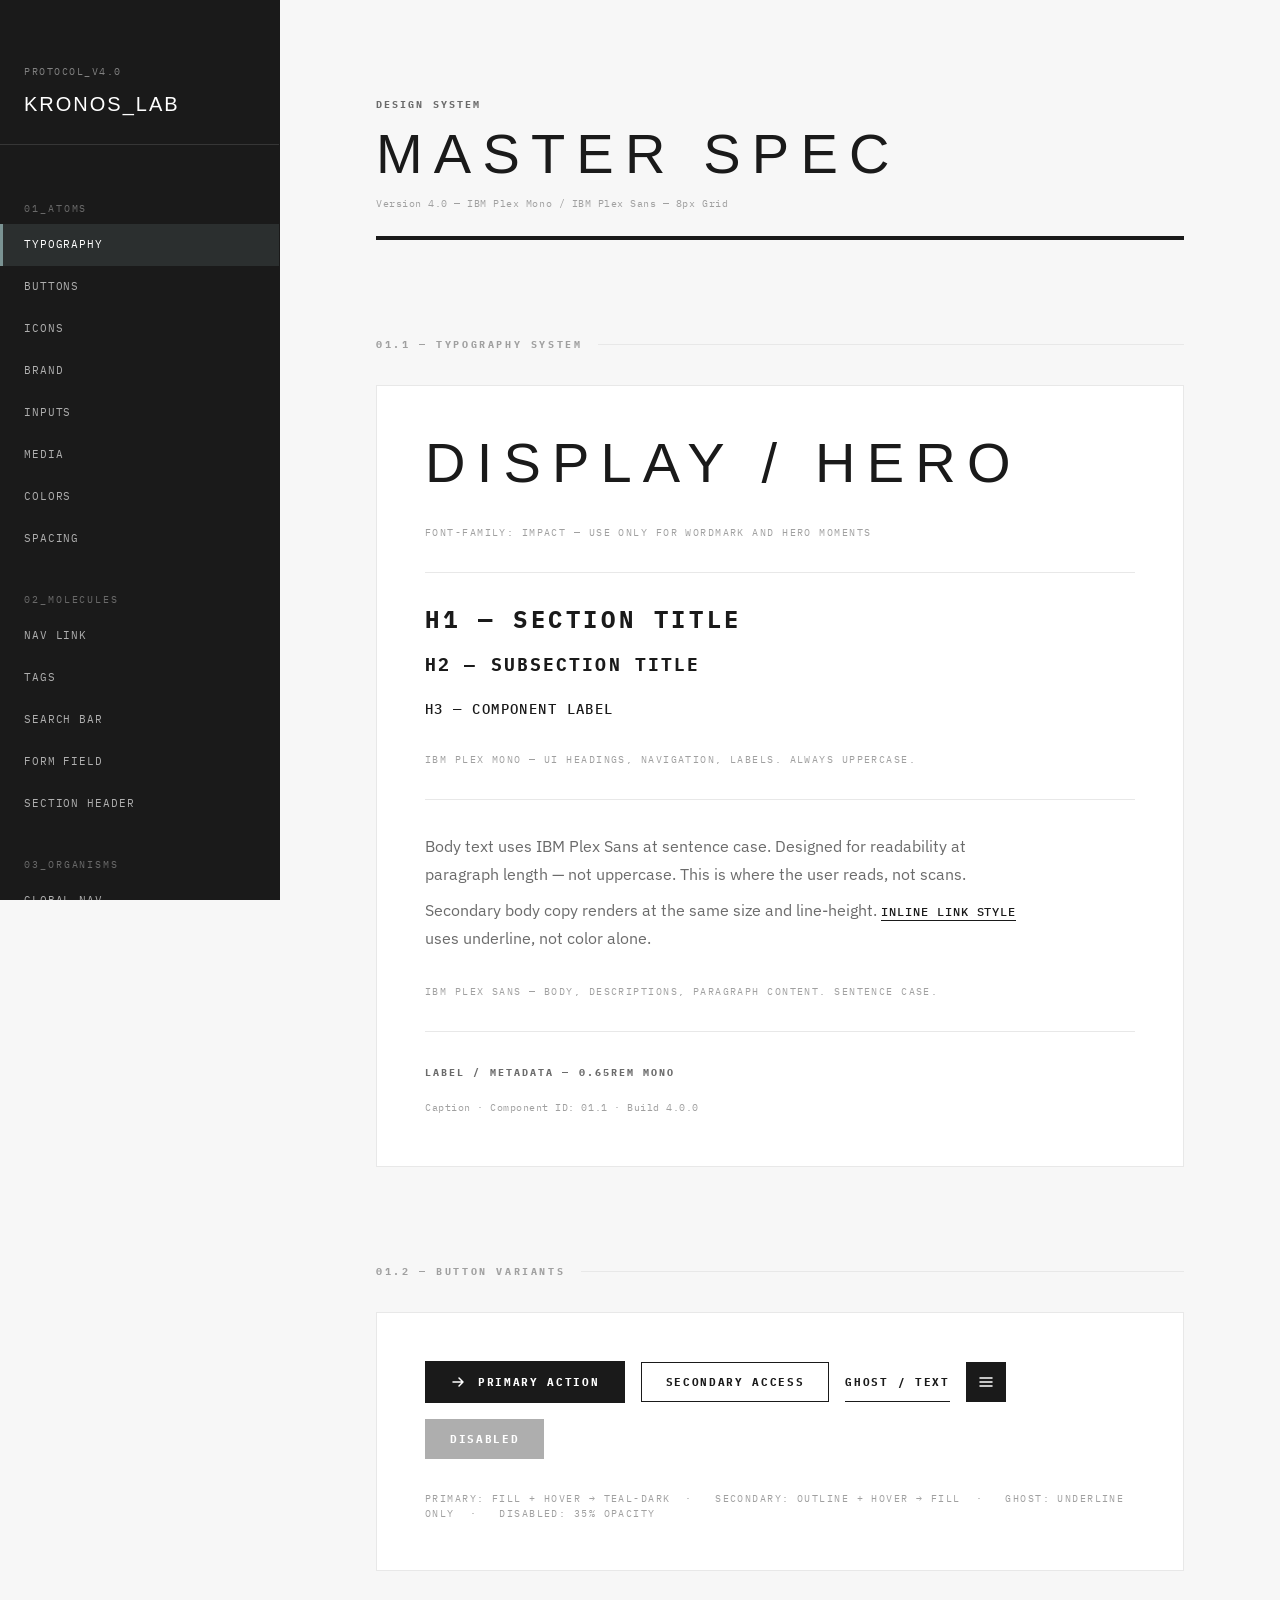
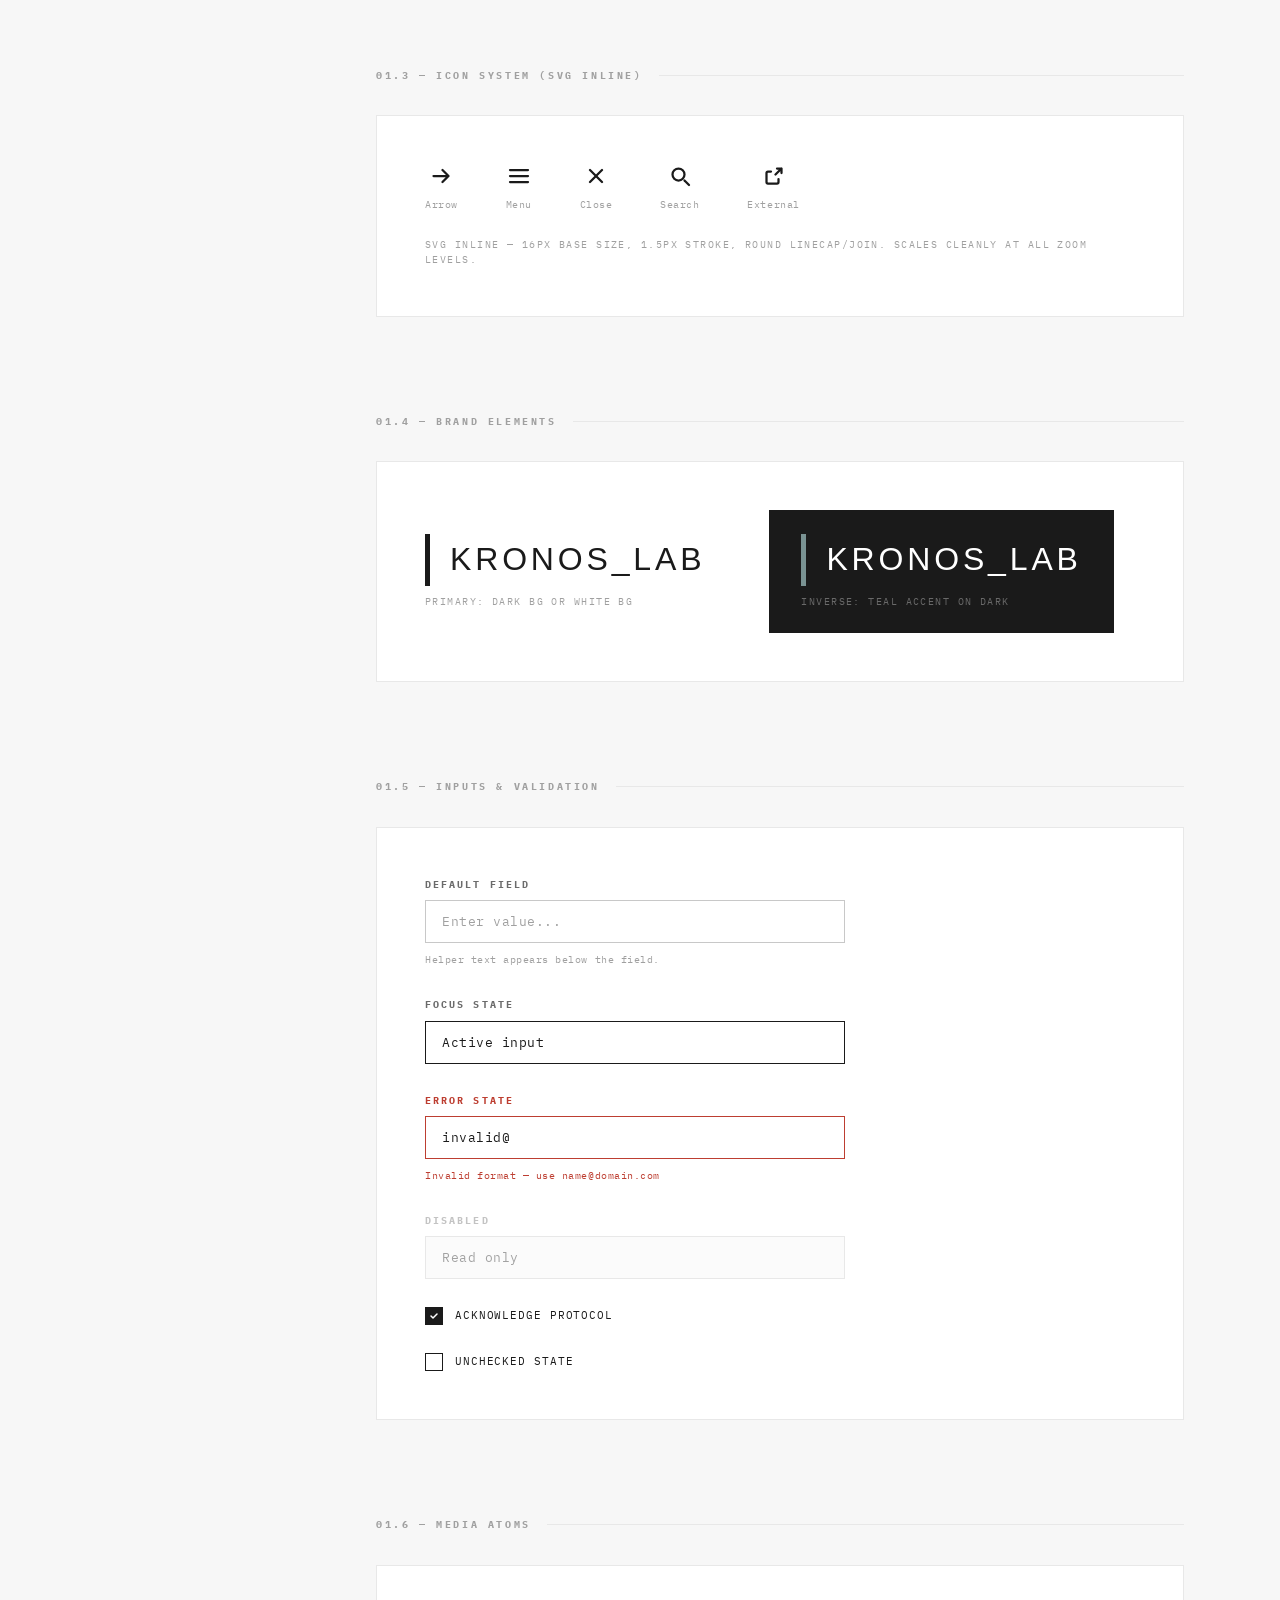
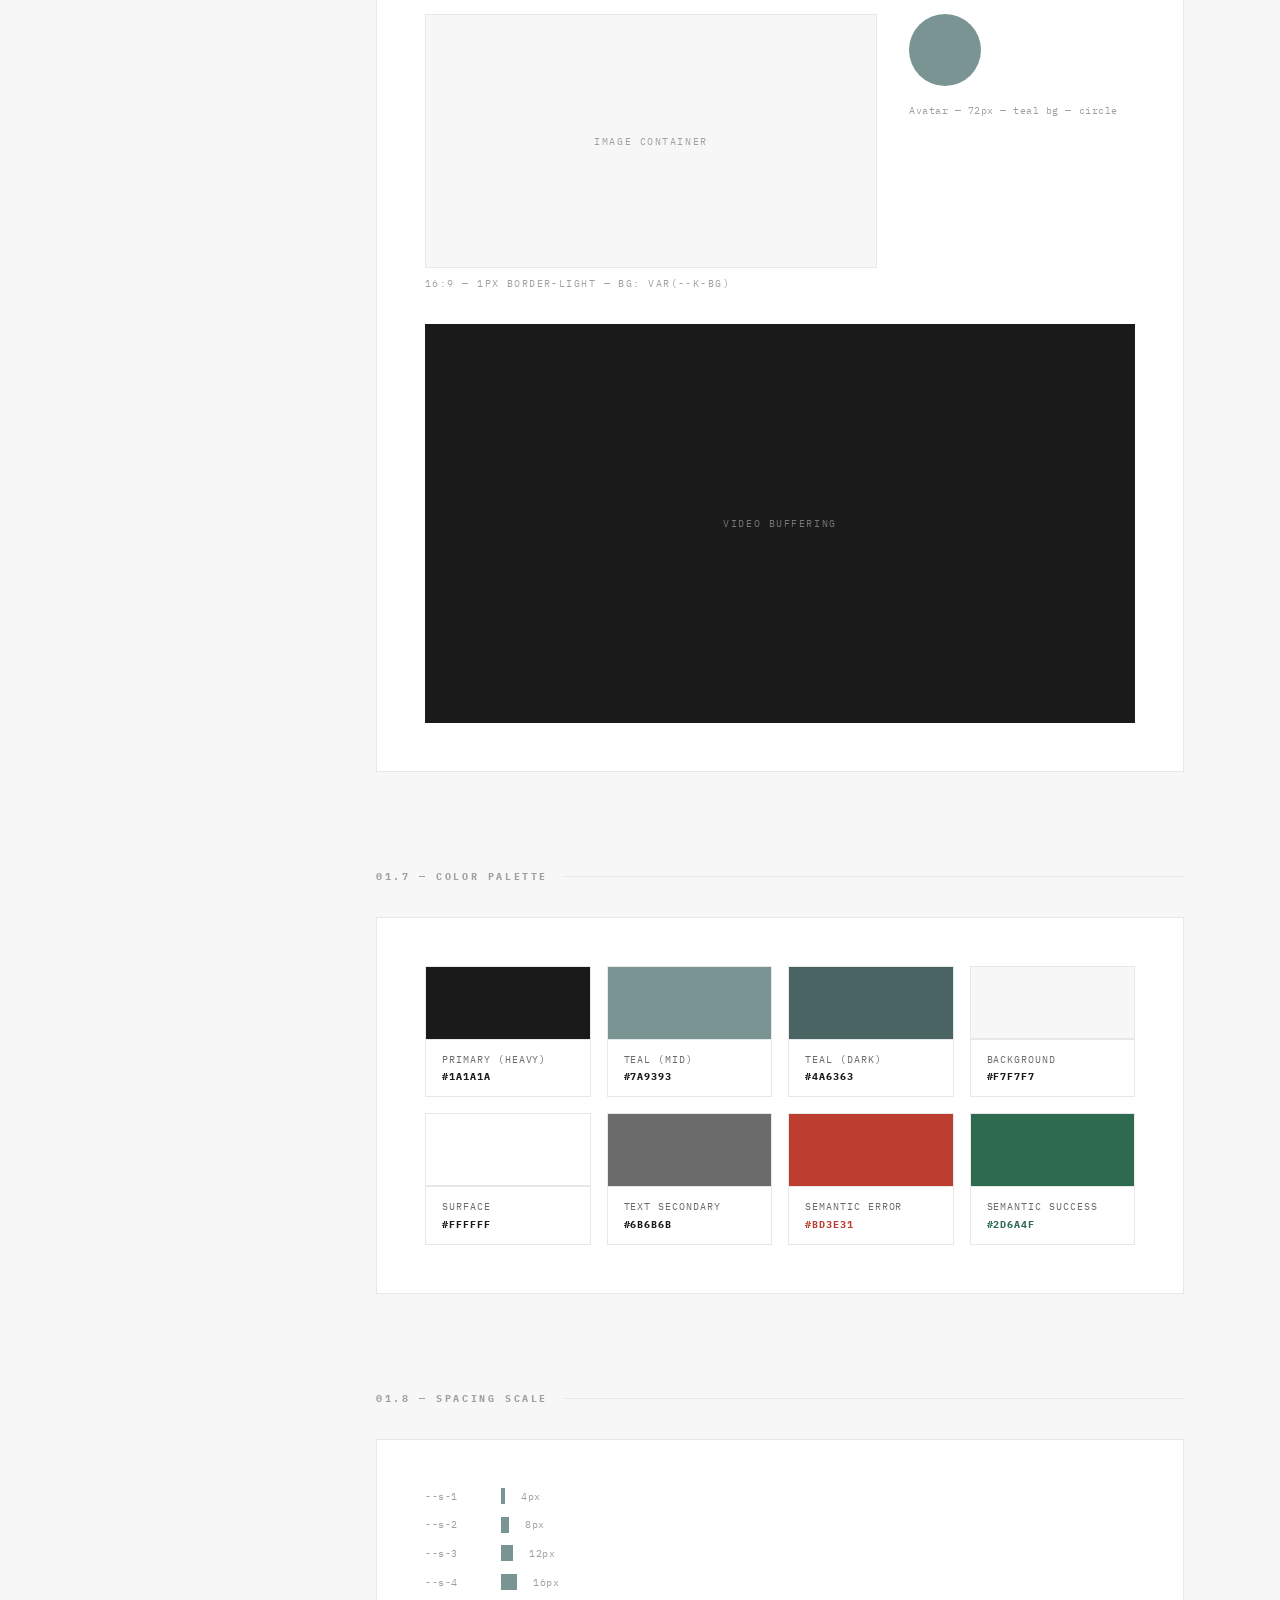
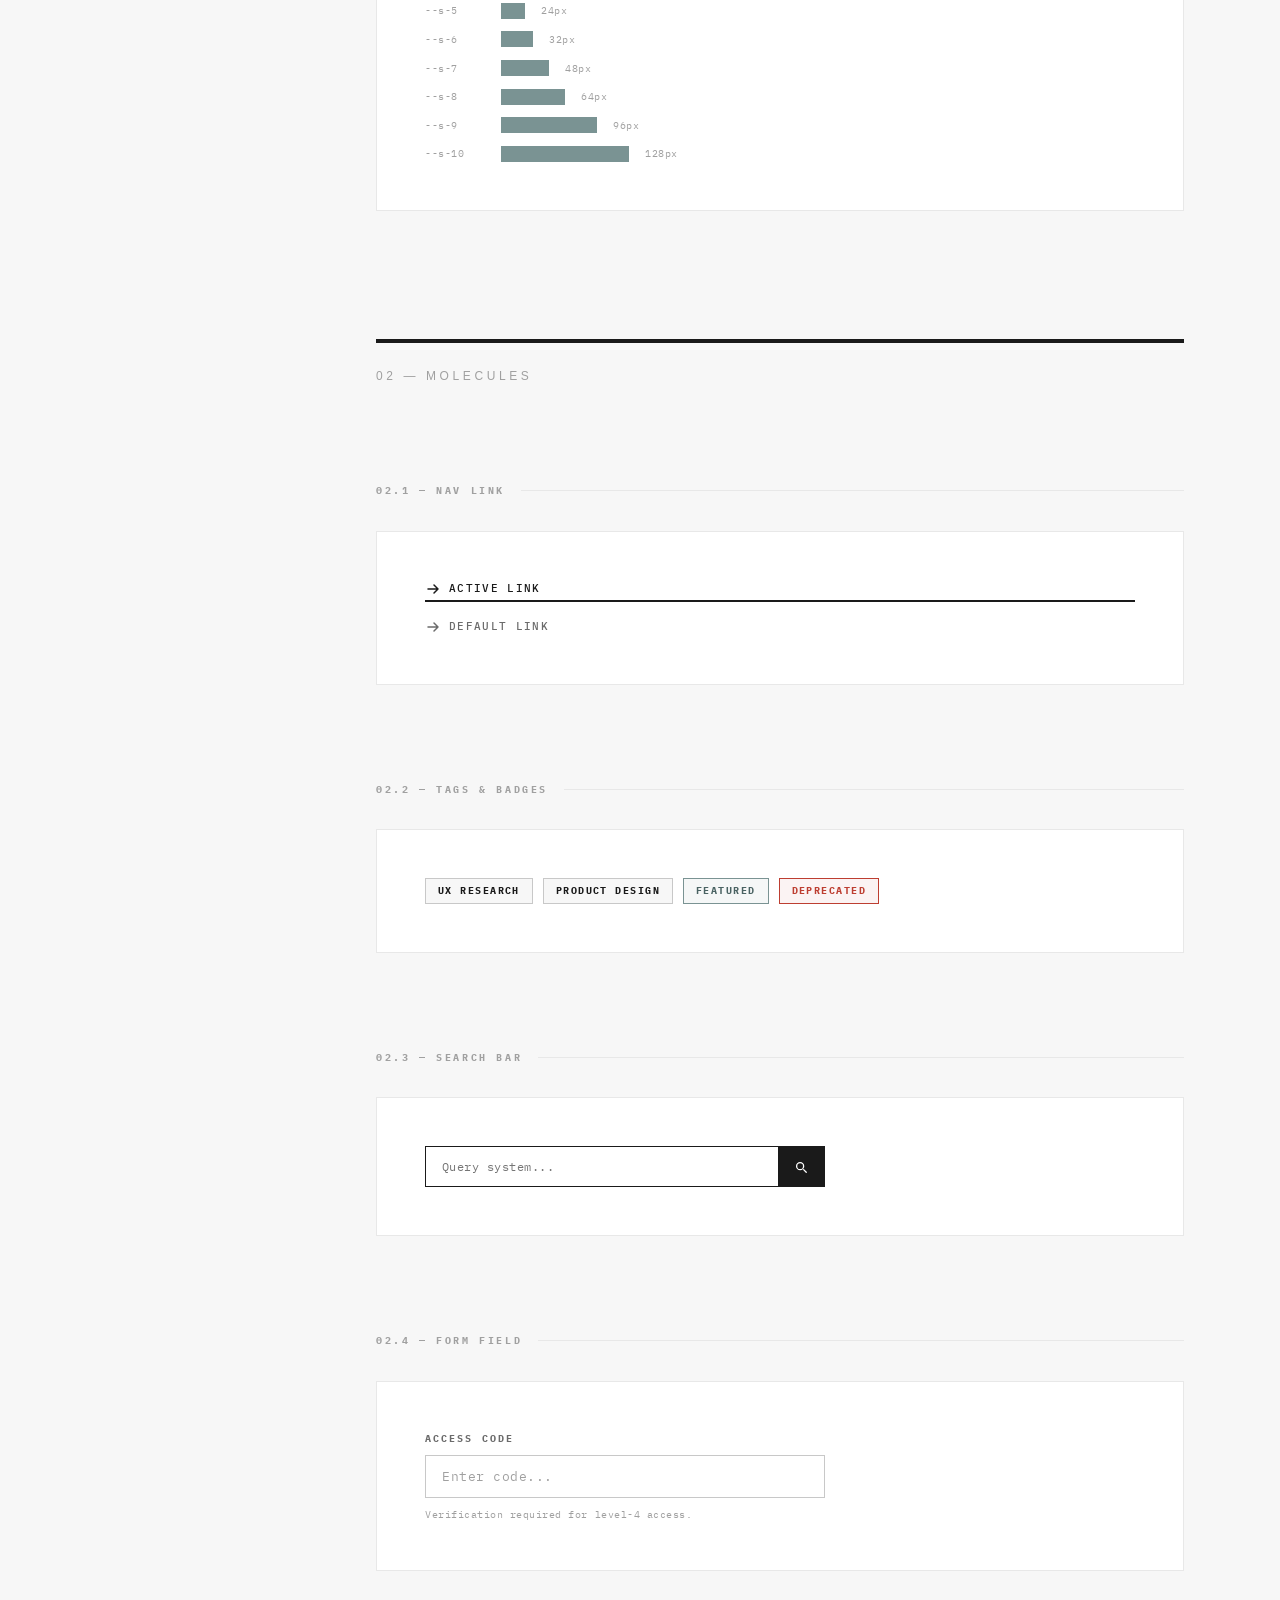
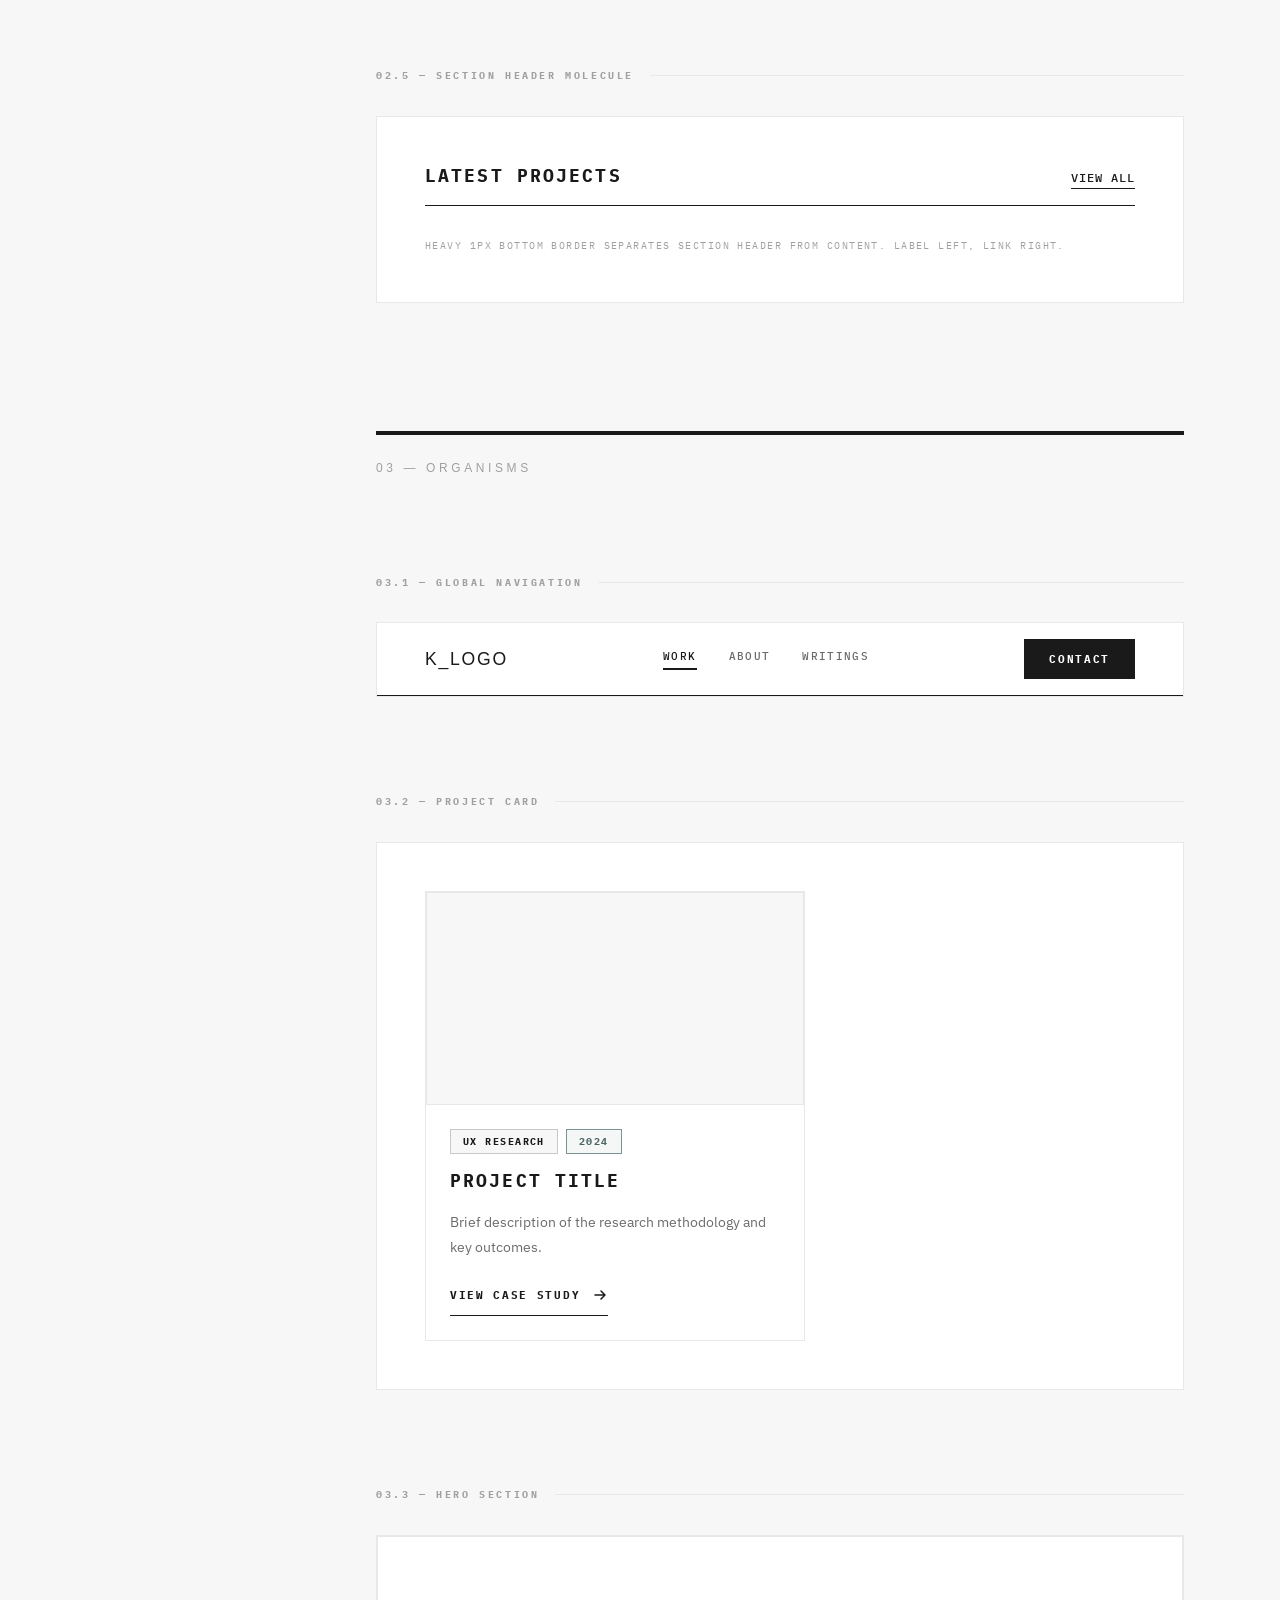
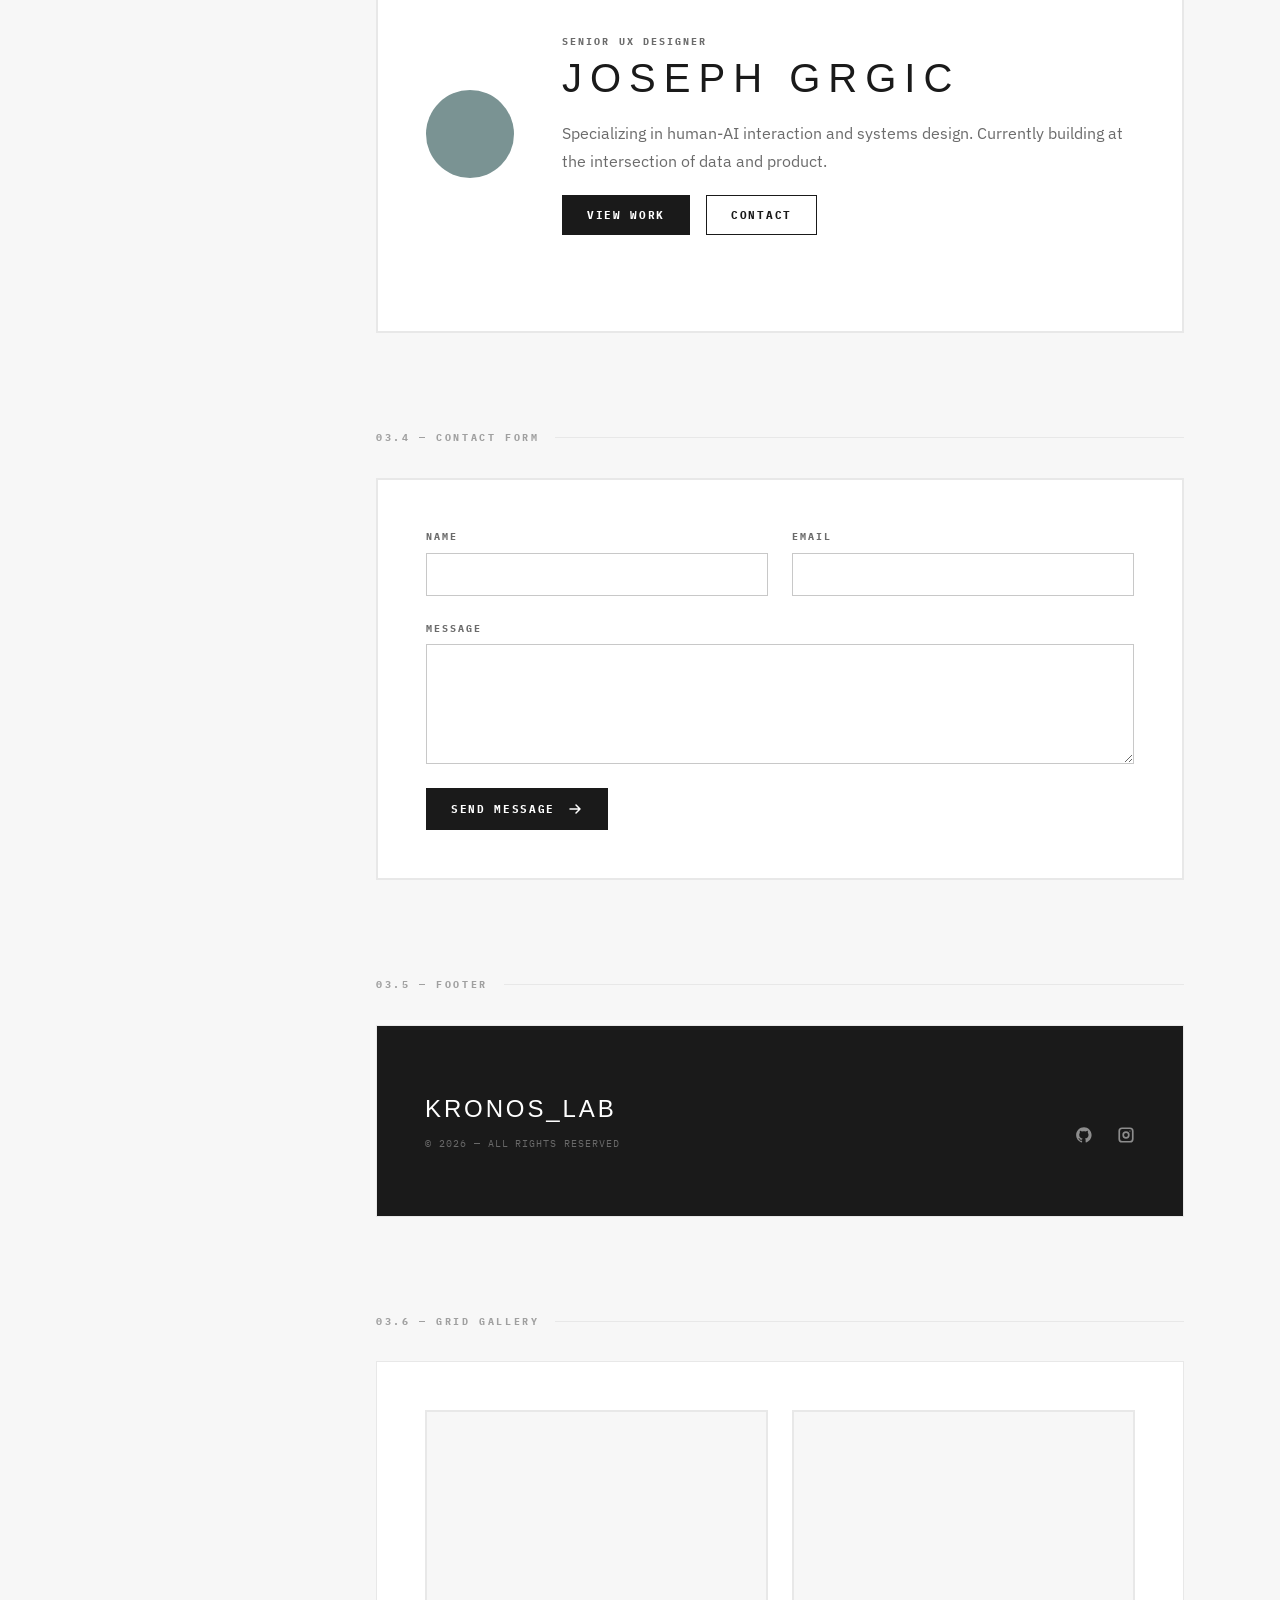
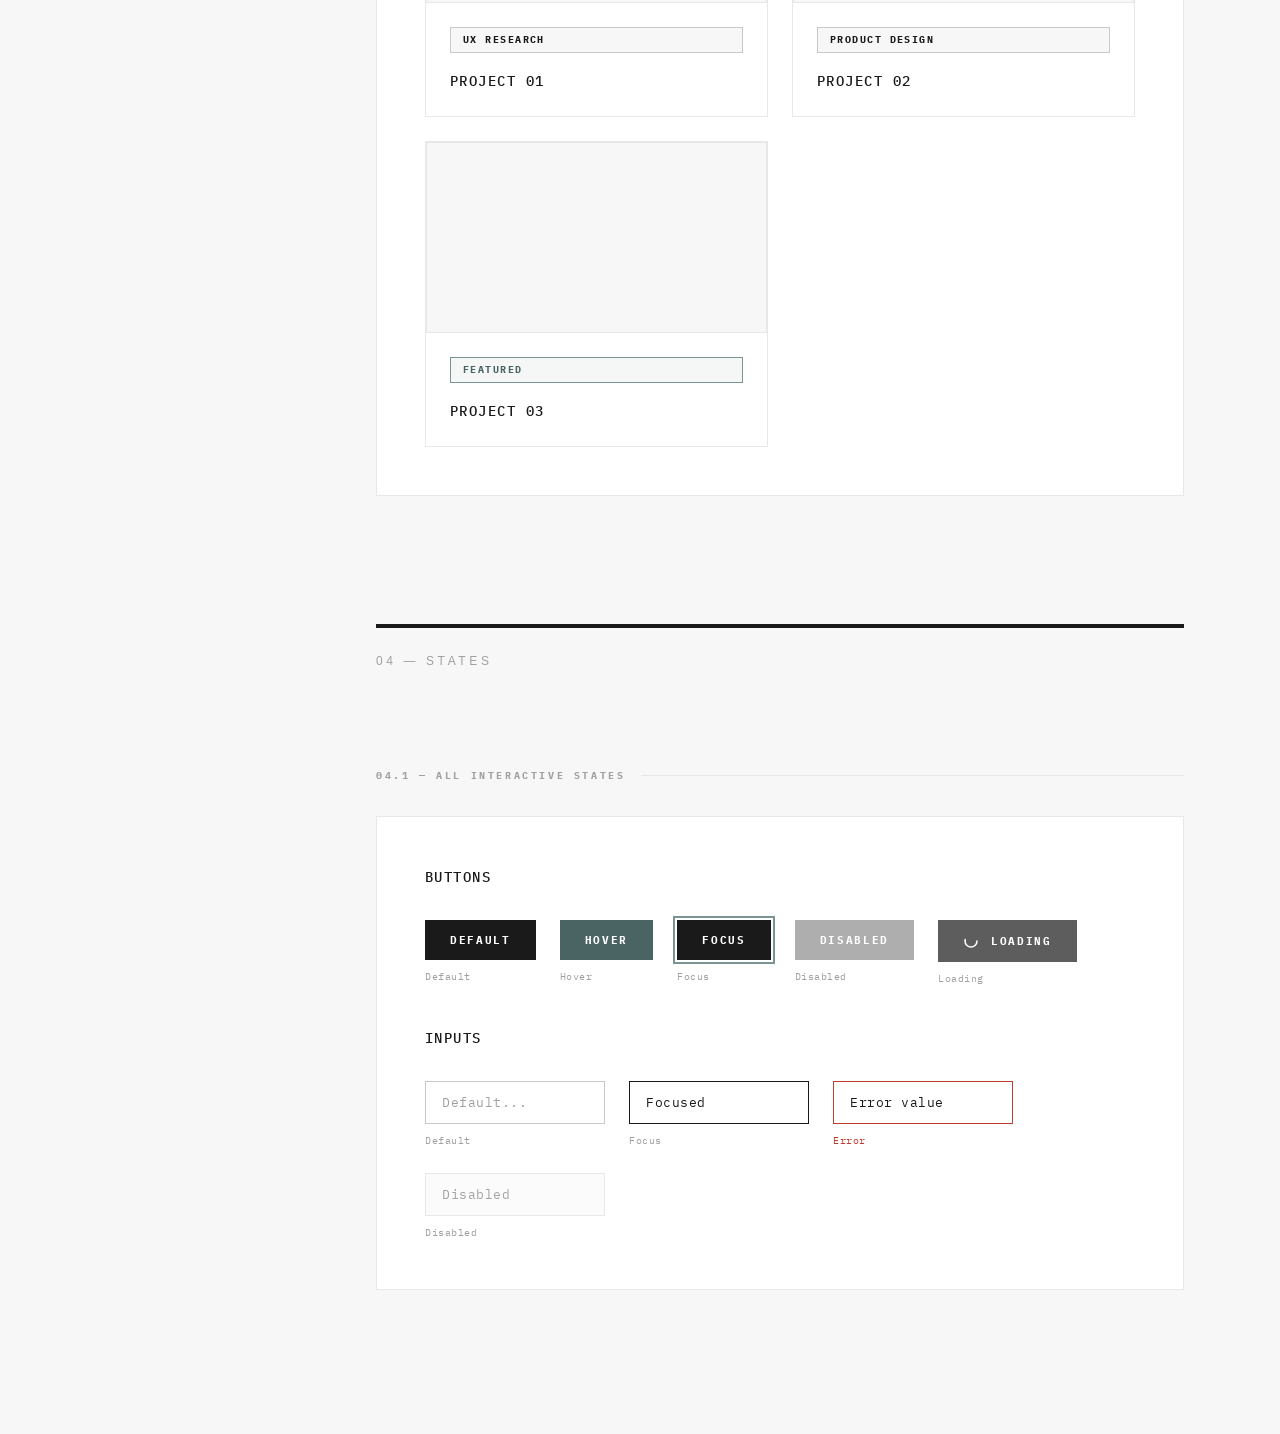
<file: kronos_master_spec_v4.0.html>
<!DOCTYPE html>
<html lang="en">
<head>
    <meta charset="UTF-8">
    <meta name="viewport" content="width=device-width, initial-scale=1.0">
    <title>KRONOS LABORATORY v4.0 | Master Design Specification</title>
    <link rel="preconnect" href="https://fonts.googleapis.com">
    <link rel="preconnect" href="https://fonts.gstatic.com" crossorigin>
    <link href="https://fonts.googleapis.com/css2?family=IBM+Plex+Mono:wght@400;500;700&family=IBM+Plex+Sans:wght@300;400;500;700&display=swap" rel="stylesheet">
    <style>
        /* ==========================================================================
           00_DESIGN_TOKENS
           ========================================================================== */
        :root {
            /* Color */
            --k-bg:           #F7F7F7;
            --k-surface:      #FFFFFF;
            --k-sidebar:      #1A1A1A;
            --k-text-primary: #1A1A1A;
            --k-text-secondary: #6B6B6B;
            --k-text-muted:   #A0A0A0;
            --k-teal:         #7A9393;
            --k-teal-dark:    #4A6363;
            --k-red:          #BD3E31;
            --k-green:        #2D6A4F;
            --k-border-heavy: #1A1A1A;
            --k-border-mid:   #C8C8C8;
            --k-border-light: #E8E8E8;

            /* Typography */
            --font-display: Impact, 'Arial Black', sans-serif;
            --font-ui:      'IBM Plex Mono', 'Courier New', monospace;
            --font-body:    'IBM Plex Sans', system-ui, sans-serif;

            /* Spacing — 8px base scale */
            --s-1:  4px;
            --s-2:  8px;
            --s-3:  12px;
            --s-4:  16px;
            --s-5:  24px;
            --s-6:  32px;
            --s-7:  48px;
            --s-8:  64px;
            --s-9:  96px;
            --s-10: 128px;

            /* Layout */
            --sidebar-width: 280px;
            --content-max:   900px;
            --col-gap:       32px;
        }

        /* Reset — uppercase is NOT global */
        *, *::before, *::after {
            margin: 0;
            padding: 0;
            box-sizing: border-box;
        }

        html { scroll-behavior: smooth; }

        body {
            background-color: var(--k-bg);
            color: var(--k-text-primary);
            font-family: var(--font-body);
            font-size: 16px;
            line-height: 1.6;
            display: flex;
            min-height: 100vh;
        }

        /* ==========================================================================
           SIDEBAR NAVIGATION
           ========================================================================== */
        aside.master-nav {
            width: var(--sidebar-width);
            background: var(--k-sidebar);
            border-right: 1px solid var(--k-border-heavy);
            padding: var(--s-8) 0;
            position: fixed;
            height: 100vh;
            color: white;
            z-index: 100;
            overflow-y: auto;
        }

        .sys-info {
            padding: 0 var(--s-5) var(--s-5);
            border-bottom: 1px solid rgba(255,255,255,0.12);
            margin-bottom: var(--s-5);
        }

        .sys-info .version {
            font-family: var(--font-ui);
            font-size: 0.625rem;
            letter-spacing: 0.15em;
            text-transform: uppercase;
            color: rgba(255,255,255,0.45);
            margin-bottom: var(--s-2);
        }

        .sys-info .wordmark {
            font-family: var(--font-display);
            font-size: 1.25rem;
            letter-spacing: 0.1em;
            color: white;
        }

        .nav-group-label {
            font-family: var(--font-ui);
            font-size: 0.6rem;
            letter-spacing: 0.2em;
            text-transform: uppercase;
            color: rgba(255,255,255,0.35);
            padding: var(--s-6) var(--s-5) var(--s-2);
        }

        .nav-item {
            display: flex;
            align-items: center;
            gap: var(--s-3);
            padding: var(--s-3) var(--s-5);
            color: rgba(255,255,255,0.65);
            text-decoration: none;
            font-family: var(--font-ui);
            font-size: 0.7rem;
            letter-spacing: 0.08em;
            text-transform: uppercase;
            transition: color 0.15s, background 0.15s;
        }

        .nav-item:hover {
            color: white;
            background: rgba(255,255,255,0.06);
        }

        /* Active: left accent bar on teal, text goes white */
        .nav-item.active {
            color: white;
            background: rgba(122,147,147,0.18);
            border-left: 3px solid var(--k-teal);
            padding-left: calc(var(--s-5) - 3px);
        }

        /* ==========================================================================
           MAIN CONTENT
           ========================================================================== */
        main.master-content {
            margin-left: var(--sidebar-width);
            width: 100%;
        }

        .spec-container {
            padding: var(--s-9) var(--s-9);
            max-width: calc(var(--content-max) + var(--s-9) * 2);
        }

        /* ==========================================================================
           TYPOGRAPHY SYSTEM
           ========================================================================== */

        /* Display — Impact only for brand/hero moments */
        .type-display {
            font-family: var(--font-display);
            font-size: 3.5rem;
            letter-spacing: 0.2em;
            text-transform: uppercase;
            color: var(--k-text-primary);
            line-height: 1.05;
        }

        /* UI headings — mono, uppercase, tight */
        .type-h1 {
            font-family: var(--font-ui);
            font-size: 1.5rem;
            font-weight: 700;
            letter-spacing: 0.15em;
            text-transform: uppercase;
            color: var(--k-text-primary);
            line-height: 1.2;
        }

        .type-h2 {
            font-family: var(--font-ui);
            font-size: 1.1rem;
            font-weight: 700;
            letter-spacing: 0.12em;
            text-transform: uppercase;
            color: var(--k-text-primary);
            line-height: 1.3;
        }

        .type-h3 {
            font-family: var(--font-ui);
            font-size: 0.9rem;
            font-weight: 500;
            letter-spacing: 0.1em;
            text-transform: uppercase;
            color: var(--k-text-primary);
        }

        /* Label — small mono, always uppercase */
        .type-label {
            font-family: var(--font-ui);
            font-size: 0.65rem;
            font-weight: 700;
            letter-spacing: 0.2em;
            text-transform: uppercase;
            color: var(--k-text-secondary);
            display: block;
        }

        /* Body — sans, sentence case, readable */
        .type-p {
            font-family: var(--font-body);
            font-size: 1rem;
            font-weight: 400;
            line-height: 1.75;
            color: var(--k-text-secondary);
            max-width: 60ch;
        }

        /* Caption / metadata */
        .type-caption {
            font-family: var(--font-ui);
            font-size: 0.65rem;
            color: var(--k-text-muted);
            letter-spacing: 0.05em;
        }

        .type-link {
            font-family: var(--font-ui);
            font-size: 0.75rem;
            font-weight: 500;
            letter-spacing: 0.08em;
            text-transform: uppercase;
            text-decoration: none;
            color: var(--k-text-primary);
            border-bottom: 1px solid var(--k-border-heavy);
            padding-bottom: 1px;
            transition: color 0.15s, border-color 0.15s;
        }

        .type-link:hover {
            color: var(--k-teal);
            border-color: var(--k-teal);
        }

        /* Section divider label */
        .type-section-header {
            font-family: var(--font-ui);
            font-size: 0.65rem;
            font-weight: 700;
            letter-spacing: 0.25em;
            text-transform: uppercase;
            color: var(--k-text-muted);
            display: flex;
            align-items: center;
            gap: var(--s-4);
            margin-top: var(--s-9);
            margin-bottom: var(--s-6);
        }

        .type-section-header::after {
            content: '';
            flex: 1;
            height: 1px;
            background: var(--k-border-light);
        }

        /* Major section break */
        .major-section {
            font-family: var(--font-display);
            font-size: 0.75rem;
            letter-spacing: 0.3em;
            text-transform: uppercase;
            color: var(--k-text-muted);
            margin-top: var(--s-10);
            padding-top: var(--s-5);
            border-top: 4px solid var(--k-border-heavy);
        }

        /* ==========================================================================
           BUTTONS
           ========================================================================== */
        .k-btn {
            font-family: var(--font-ui);
            font-size: 0.7rem;
            font-weight: 700;
            letter-spacing: 0.15em;
            text-transform: uppercase;
            cursor: pointer;
            display: inline-flex;
            align-items: center;
            gap: var(--s-3);
            transition: background 0.12s, color 0.12s, border-color 0.12s;
            border: none;
            outline: none;
        }

        /* Primary: solid dark */
        .k-btn-primary {
            background: var(--k-text-primary);
            color: white;
            padding: var(--s-3) var(--s-5);
            border: 1px solid var(--k-text-primary);
        }
        .k-btn-primary:hover {
            background: var(--k-teal-dark);
            border-color: var(--k-teal-dark);
        }

        /* Secondary: outlined */
        .k-btn-secondary {
            background: transparent;
            color: var(--k-text-primary);
            padding: var(--s-3) var(--s-5);
            border: 1px solid var(--k-border-heavy);
        }
        .k-btn-secondary:hover {
            background: var(--k-text-primary);
            color: white;
        }

        /* Ghost: no border, underline only */
        .k-btn-ghost {
            background: transparent;
            color: var(--k-text-primary);
            padding: var(--s-3) 0;
            border-bottom: 1px solid var(--k-border-heavy);
        }
        .k-btn-ghost:hover {
            color: var(--k-teal);
            border-color: var(--k-teal);
        }

        /* Icon-only: square */
        .k-btn-icon {
            background: var(--k-text-primary);
            color: white;
            padding: 0;
            width: 40px;
            height: 40px;
            justify-content: center;
            border: 1px solid var(--k-text-primary);
        }

        /* Disabled state */
        .k-btn:disabled,
        .k-btn-disabled {
            opacity: 0.35;
            cursor: not-allowed;
            pointer-events: none;
        }

        /* ==========================================================================
           ICONS (SVG inline — clean at all zoom levels)
           ========================================================================== */
        .icon {
            width: 16px;
            height: 16px;
            display: inline-block;
            vertical-align: middle;
            flex-shrink: 0;
        }

        /* ==========================================================================
           INPUTS
           ========================================================================== */
        .input-atom {
            font-family: var(--font-ui);
            font-size: 0.8rem;
            letter-spacing: 0.04em;
            color: var(--k-text-primary);
            background: var(--k-surface);
            border: 1px solid var(--k-border-mid);
            padding: var(--s-3) var(--s-4);
            width: 100%;
            outline: none;
            transition: border-color 0.15s;
        }
        .input-atom::placeholder {
            color: var(--k-text-muted);
        }
        .input-atom:focus {
            border-color: var(--k-text-primary);
        }

        /* States */
        .input-error {
            border-color: var(--k-red) !important;
        }
        .input-error:focus {
            border-color: var(--k-red) !important;
        }
        .state-error { color: var(--k-red) !important; }

        .input-disabled {
            opacity: 0.4;
            cursor: not-allowed;
            background: var(--k-bg);
        }

        /* Checkbox */
        .checkbox-molecule {
            display: flex;
            align-items: center;
            gap: var(--s-3);
            cursor: pointer;
        }
        .checkbox-molecule span {
            font-family: var(--font-ui);
            font-size: 0.7rem;
            letter-spacing: 0.08em;
            text-transform: uppercase;
            color: var(--k-text-primary);
        }
        .checkbox-atom {
            width: 18px;
            height: 18px;
            border: 1px solid var(--k-border-heavy);
            background: white;
            display: flex;
            align-items: center;
            justify-content: center;
            flex-shrink: 0;
        }
        .checkbox-atom.checked {
            background: var(--k-text-primary);
        }

        /* ==========================================================================
           MEDIA
           ========================================================================== */
        .img-placeholder {
            width: 100%;
            aspect-ratio: 16/9;
            background: var(--k-bg);
            border: 1px solid var(--k-border-light);
            display: flex;
            align-items: center;
            justify-content: center;
            font-family: var(--font-ui);
            font-size: 0.65rem;
            letter-spacing: 0.15em;
            text-transform: uppercase;
            color: var(--k-text-muted);
        }

        .avatar {
            width: 72px;
            height: 72px;
            background: var(--k-teal);
            border-radius: 50%;
            flex-shrink: 0;
        }

        .video-placeholder {
            width: 100%;
            aspect-ratio: 16/9;
            background: var(--k-text-primary);
            display: flex;
            align-items: center;
            justify-content: center;
            font-family: var(--font-ui);
            font-size: 0.65rem;
            letter-spacing: 0.15em;
            text-transform: uppercase;
            color: rgba(255,255,255,0.4);
        }

        /* ==========================================================================
           SPEC LAYOUT UTILITIES
           ========================================================================== */
        .spec-box {
            background: var(--k-surface);
            border: 1px solid var(--k-border-light);
            padding: var(--s-7);
            margin-bottom: var(--s-7);
        }

        /* Annotation: small label + divider for spec use */
        .spec-annotation {
            font-family: var(--font-ui);
            font-size: 0.6rem;
            letter-spacing: 0.15em;
            text-transform: uppercase;
            color: var(--k-text-muted);
            margin-top: var(--s-4);
        }

        /* ==========================================================================
           COLOR TOKENS
           ========================================================================== */
        .token-grid {
            display: grid;
            grid-template-columns: repeat(auto-fill, minmax(160px, 1fr));
            gap: var(--s-4);
        }

        .token-swatch {
            border: 1px solid var(--k-border-light);
            background: white;
            overflow: hidden;
        }
        .color-fill { height: 72px; }
        .color-meta {
            padding: var(--s-3) var(--s-4);
            font-family: var(--font-ui);
            font-size: 0.6rem;
            letter-spacing: 0.1em;
            text-transform: uppercase;
            color: var(--k-text-secondary);
            border-top: 1px solid var(--k-border-light);
        }
        .color-hex {
            font-weight: 700;
            color: var(--k-text-primary);
            display: block;
            margin-top: 2px;
        }

        /* ==========================================================================
           MOLECULES
           ========================================================================== */

        /* Tag / badge */
        .tag {
            font-family: var(--font-ui);
            font-size: 0.6rem;
            font-weight: 700;
            letter-spacing: 0.15em;
            text-transform: uppercase;
            color: var(--k-text-primary);
            background: var(--k-bg);
            border: 1px solid var(--k-border-mid);
            padding: var(--s-1) var(--s-3);
            display: inline-block;
        }

        .tag-teal {
            color: var(--k-teal-dark);
            background: rgba(122,147,147,0.08);
            border-color: var(--k-teal);
        }

        /* Form field */
        .mol-form-field {
            display: flex;
            flex-direction: column;
            gap: var(--s-2);
        }

        /* Section header molecule */
        .mol-section-header {
            display: flex;
            justify-content: space-between;
            align-items: baseline;
            padding-bottom: var(--s-4);
            border-bottom: 1px solid var(--k-border-heavy);
            margin-bottom: var(--s-6);
        }

        /* Search bar */
        .mol-search {
            display: flex;
            border: 1px solid var(--k-border-heavy);
            max-width: 400px;
            background: var(--k-surface);
        }
        .mol-search input {
            border: none;
            flex: 1;
            padding: var(--s-3) var(--s-4);
            font-family: var(--font-ui);
            font-size: 0.75rem;
            letter-spacing: 0.04em;
            outline: none;
            background: transparent;
        }
        .mol-search button {
            background: var(--k-text-primary);
            color: white;
            border: none;
            padding: 0 var(--s-4);
            cursor: pointer;
            display: flex;
            align-items: center;
            justify-content: center;
        }

        /* ==========================================================================
           ORGANISMS
           ========================================================================== */

        /* Global nav */
        .org-nav {
            display: flex;
            justify-content: space-between;
            align-items: center;
            background: var(--k-surface);
            border-bottom: 1px solid var(--k-border-heavy);
            padding: var(--s-4) var(--s-7);
        }

        .org-nav-links {
            display: flex;
            gap: var(--s-6);
        }

        .org-nav-link {
            font-family: var(--font-ui);
            font-size: 0.7rem;
            font-weight: 500;
            letter-spacing: 0.12em;
            text-transform: uppercase;
            color: var(--k-text-secondary);
            text-decoration: none;
            transition: color 0.15s;
        }

        .org-nav-link:hover { color: var(--k-text-primary); }
        .org-nav-link.active { color: var(--k-text-primary); border-bottom: 2px solid var(--k-text-primary); padding-bottom: 2px; }

        /* Project card */
        .org-project-card {
            background: var(--k-surface);
            border: 1px solid var(--k-border-light);
            max-width: 380px;
            transition: border-color 0.15s;
        }
        .org-project-card:hover { border-color: var(--k-border-heavy); }
        .org-project-card-body {
            padding: var(--s-5);
            display: flex;
            flex-direction: column;
            gap: var(--s-4);
        }

        /* Hero */
        .org-hero {
            background: var(--k-surface);
            border: 1px solid var(--k-border-light);
            padding: var(--s-9) var(--s-7);
            display: flex;
            align-items: center;
            gap: var(--s-7);
        }

        /* Contact form */
        .org-contact {
            background: var(--k-surface);
            border: 1px solid var(--k-border-light);
            padding: var(--s-7);
            display: grid;
            grid-template-columns: 1fr 1fr;
            gap: var(--s-5);
        }

        /* Footer */
        .org-footer {
            background: var(--k-text-primary);
            color: white;
            padding: var(--s-8) var(--s-7);
            display: flex;
            justify-content: space-between;
            align-items: flex-end;
        }
        .org-footer-wordmark {
            font-family: var(--font-display);
            font-size: 1.5rem;
            letter-spacing: 0.12em;
            margin-bottom: var(--s-2);
        }
        .org-footer-caption {
            font-family: var(--font-ui);
            font-size: 0.6rem;
            letter-spacing: 0.1em;
            color: rgba(255,255,255,0.35);
            text-transform: uppercase;
        }

        /* Grid */
        .org-grid {
            display: grid;
            grid-template-columns: repeat(auto-fill, minmax(280px, 1fr));
            gap: var(--s-5);
        }

        /* ==========================================================================
           INTERACTIVE STATE DOCUMENTATION
           ========================================================================== */
        .state-demo-row {
            display: flex;
            gap: var(--s-5);
            flex-wrap: wrap;
            align-items: flex-start;
        }
        .state-demo-item {
            display: flex;
            flex-direction: column;
            gap: var(--s-2);
        }

        /* ==========================================================================
           PAGE HEADER
           ========================================================================== */
        .page-header {
            border-bottom: 4px solid var(--k-border-heavy);
            padding-bottom: var(--s-5);
            margin-bottom: var(--s-9);
        }
    </style>
</head>
<body>

<!-- ============================================================
     SIDEBAR
     ============================================================ -->
<aside class="master-nav">
    <div class="sys-info">
        <div class="version">PROTOCOL_V4.0</div>
        <div class="wordmark">KRONOS_LAB</div>
    </div>

    <div class="nav-group-label">01_Atoms</div>
    <a href="#typography" class="nav-item active">Typography</a>
    <a href="#buttons" class="nav-item">Buttons</a>
    <a href="#icons" class="nav-item">Icons</a>
    <a href="#brand" class="nav-item">Brand</a>
    <a href="#inputs" class="nav-item">Inputs</a>
    <a href="#media" class="nav-item">Media</a>
    <a href="#colors" class="nav-item">Colors</a>
    <a href="#spacing" class="nav-item">Spacing</a>

    <div class="nav-group-label">02_Molecules</div>
    <a href="#mol-nav" class="nav-item">Nav Link</a>
    <a href="#mol-tags" class="nav-item">Tags</a>
    <a href="#mol-search" class="nav-item">Search Bar</a>
    <a href="#mol-form" class="nav-item">Form Field</a>
    <a href="#mol-section" class="nav-item">Section Header</a>

    <div class="nav-group-label">03_Organisms</div>
    <a href="#org-nav" class="nav-item">Global Nav</a>
    <a href="#org-project" class="nav-item">Project Card</a>
    <a href="#org-hero" class="nav-item">Hero</a>
    <a href="#org-contact" class="nav-item">Contact Form</a>
    <a href="#org-footer" class="nav-item">Footer</a>
    <a href="#org-grid" class="nav-item">Grid Gallery</a>

    <div class="nav-group-label">04_States</div>
    <a href="#states" class="nav-item">All States</a>
</aside>

<!-- ============================================================
     MAIN CONTENT
     ============================================================ -->
<main class="master-content">
<div class="spec-container">

    <header class="page-header">
        <p class="type-label" style="margin-bottom: 12px;">Design System</p>
        <div class="type-display">Master Spec</div>
        <p class="type-caption" style="margin-top: 12px;">Version 4.0 — IBM Plex Mono / IBM Plex Sans — 8px Grid</p>
    </header>


    <!-- ==================== 01 ATOMS ==================== -->

    <section id="typography">
        <div class="type-section-header">01.1 — Typography System</div>
        <div class="spec-box">

            <!-- Display — Impact, uppercase -->
            <div class="type-display" style="margin-bottom: 32px;">Display / Hero</div>
            <p class="spec-annotation">font-family: Impact — Use only for wordmark and hero moments</p>

            <hr style="border: none; border-top: 1px solid var(--k-border-light); margin: 32px 0;">

            <!-- UI Headings — mono, uppercase -->
            <h1 class="type-h1" style="margin-bottom: 20px;">H1 — Section Title</h1>
            <h2 class="type-h2" style="margin-bottom: 20px;">H2 — Subsection Title</h2>
            <h3 class="type-h3" style="margin-bottom: 32px;">H3 — Component Label</h3>
            <p class="spec-annotation">IBM Plex Mono — UI headings, navigation, labels. Always uppercase.</p>

            <hr style="border: none; border-top: 1px solid var(--k-border-light); margin: 32px 0;">

            <!-- Body — sans, sentence case -->
            <p class="type-p" style="margin-bottom: 8px;">
                Body text uses IBM Plex Sans at sentence case. Designed for readability at paragraph
                length — not uppercase. This is where the user reads, not scans.
            </p>
            <p class="type-p" style="margin-bottom: 32px;">
                Secondary body copy renders at the same size and line-height.
                <a href="#" class="type-link">Inline link style</a> uses underline, not color alone.
            </p>
            <p class="spec-annotation">IBM Plex Sans — Body, descriptions, paragraph content. Sentence case.</p>

            <hr style="border: none; border-top: 1px solid var(--k-border-light); margin: 32px 0;">

            <!-- Label + Caption -->
            <span class="type-label" style="margin-bottom: 12px; display: block;">Label / Metadata — 0.65rem mono</span>
            <span class="type-caption">Caption · Component ID: 01.1 · Build 4.0.0</span>
        </div>
    </section>

    <section id="buttons">
        <div class="type-section-header">01.2 — Button Variants</div>
        <div class="spec-box">
            <div style="display: flex; gap: 16px; flex-wrap: wrap; align-items: center; margin-bottom: 32px;">
                <button class="k-btn k-btn-primary">
                    <svg class="icon" viewBox="0 0 16 16" fill="none" xmlns="http://www.w3.org/2000/svg">
                        <path d="M3 8H13M13 8L9 4M13 8L9 12" stroke="currentColor" stroke-width="1.5" stroke-linecap="round" stroke-linejoin="round"/>
                    </svg>
                    Primary Action
                </button>
                <button class="k-btn k-btn-secondary">Secondary Access</button>
                <button class="k-btn k-btn-ghost">Ghost / Text</button>
                <button class="k-btn k-btn-icon" aria-label="Menu">
                    <svg class="icon" viewBox="0 0 16 16" fill="none" xmlns="http://www.w3.org/2000/svg">
                        <path d="M2 4H14M2 8H14M2 12H14" stroke="currentColor" stroke-width="1.5" stroke-linecap="round"/>
                    </svg>
                </button>
                <button class="k-btn k-btn-primary k-btn-disabled" disabled>Disabled</button>
            </div>
            <p class="spec-annotation">
                Primary: fill + hover → teal-dark&nbsp;&nbsp;·&nbsp;&nbsp;
                Secondary: outline + hover → fill&nbsp;&nbsp;·&nbsp;&nbsp;
                Ghost: underline only&nbsp;&nbsp;·&nbsp;&nbsp;
                Disabled: 35% opacity
            </p>
        </div>
    </section>

    <section id="icons">
        <div class="type-section-header">01.3 — Icon System (SVG Inline)</div>
        <div class="spec-box">
            <div style="display: flex; gap: 48px; flex-wrap: wrap;">
                <div style="display: flex; flex-direction: column; align-items: center; gap: 8px;">
                    <svg width="24" height="24" viewBox="0 0 16 16" fill="none" xmlns="http://www.w3.org/2000/svg">
                        <path d="M3 8H13M13 8L9 4M13 8L9 12" stroke="#1A1A1A" stroke-width="1.5" stroke-linecap="round" stroke-linejoin="round"/>
                    </svg>
                    <span class="type-caption">Arrow</span>
                </div>
                <div style="display: flex; flex-direction: column; align-items: center; gap: 8px;">
                    <svg width="24" height="24" viewBox="0 0 16 16" fill="none" xmlns="http://www.w3.org/2000/svg">
                        <path d="M2 4H14M2 8H14M2 12H14" stroke="#1A1A1A" stroke-width="1.5" stroke-linecap="round"/>
                    </svg>
                    <span class="type-caption">Menu</span>
                </div>
                <div style="display: flex; flex-direction: column; align-items: center; gap: 8px;">
                    <svg width="24" height="24" viewBox="0 0 16 16" fill="none" xmlns="http://www.w3.org/2000/svg">
                        <path d="M4 4L12 12M12 4L4 12" stroke="#1A1A1A" stroke-width="1.5" stroke-linecap="round"/>
                    </svg>
                    <span class="type-caption">Close</span>
                </div>
                <div style="display: flex; flex-direction: column; align-items: center; gap: 8px;">
                    <svg width="24" height="24" viewBox="0 0 16 16" fill="none" xmlns="http://www.w3.org/2000/svg">
                        <circle cx="7" cy="7" r="4" stroke="#1A1A1A" stroke-width="1.5"/>
                        <path d="M11 11L14 14" stroke="#1A1A1A" stroke-width="1.5" stroke-linecap="round"/>
                    </svg>
                    <span class="type-caption">Search</span>
                </div>
                <div style="display: flex; flex-direction: column; align-items: center; gap: 8px;">
                    <svg width="24" height="24" viewBox="0 0 16 16" fill="none" xmlns="http://www.w3.org/2000/svg">
                        <path d="M10 3H13V6M13 3L9 7M6 5H4C3.44772 5 3 5.44772 3 6V12C3 12.5523 3.44772 13 4 13H10C10.5523 13 11 12.5523 11 12V10" stroke="#1A1A1A" stroke-width="1.5" stroke-linecap="round" stroke-linejoin="round"/>
                    </svg>
                    <span class="type-caption">External</span>
                </div>
            </div>
            <p class="spec-annotation" style="margin-top: 24px;">SVG inline — 16px base size, 1.5px stroke, round linecap/join. Scales cleanly at all zoom levels.</p>
        </div>
    </section>

    <section id="brand">
        <div class="type-section-header">01.4 — Brand Elements</div>
        <div class="spec-box">
            <div style="display: flex; gap: 64px; align-items: center; flex-wrap: wrap;">
                <!-- Primary wordmark: Impact + heavy border-left accent -->
                <div>
                    <div style="font-family: var(--font-display); font-size: 2rem; letter-spacing: 0.12em; border-left: 5px solid var(--k-text-primary); padding-left: 20px; text-transform: uppercase;">KRONOS_LAB</div>
                    <p class="spec-annotation" style="margin-top: 8px;">Primary: dark bg or white bg</p>
                </div>
                <!-- Inverse: on dark bg -->
                <div style="background: var(--k-text-primary); padding: 24px 32px;">
                    <div style="font-family: var(--font-display); font-size: 2rem; letter-spacing: 0.12em; border-left: 5px solid var(--k-teal); padding-left: 20px; color: white; text-transform: uppercase;">KRONOS_LAB</div>
                    <p class="spec-annotation" style="margin-top: 8px; color: rgba(255,255,255,0.35);">Inverse: teal accent on dark</p>
                </div>
            </div>
        </div>
    </section>

    <section id="inputs">
        <div class="type-section-header">01.5 — Inputs &amp; Validation</div>
        <div class="spec-box">
            <div style="max-width: 420px; display: flex; flex-direction: column; gap: 28px;">
                <!-- Default -->
                <div class="mol-form-field">
                    <label class="type-label">Default Field</label>
                    <input type="text" class="input-atom" placeholder="Enter value...">
                    <span class="type-caption">Helper text appears below the field.</span>
                </div>
                <!-- Focus (simulated) -->
                <div class="mol-form-field">
                    <label class="type-label">Focus State</label>
                    <input type="text" class="input-atom" style="border-color: var(--k-border-heavy);" value="Active input">
                </div>
                <!-- Error -->
                <div class="mol-form-field">
                    <label class="type-label state-error">Error State</label>
                    <input type="text" class="input-atom input-error" value="invalid@">
                    <span class="type-caption state-error">Invalid format — use name@domain.com</span>
                </div>
                <!-- Disabled -->
                <div class="mol-form-field">
                    <label class="type-label" style="opacity:0.4;">Disabled</label>
                    <input type="text" class="input-atom input-disabled" disabled value="Read only">
                </div>
                <!-- Checkbox -->
                <label class="checkbox-molecule">
                    <div class="checkbox-atom checked">
                        <svg width="10" height="10" viewBox="0 0 10 10" fill="none" xmlns="http://www.w3.org/2000/svg">
                            <path d="M2 5L4 7L8 3" stroke="white" stroke-width="1.5" stroke-linecap="round" stroke-linejoin="round"/>
                        </svg>
                    </div>
                    <span>Acknowledge Protocol</span>
                </label>
                <label class="checkbox-molecule">
                    <div class="checkbox-atom"></div>
                    <span>Unchecked State</span>
                </label>
            </div>
        </div>
    </section>

    <section id="media">
        <div class="type-section-header">01.6 — Media Atoms</div>
        <div class="spec-box" style="display: grid; grid-template-columns: 2fr 1fr; gap: 32px; align-items: start;">
            <div>
                <div class="img-placeholder">Image Container</div>
                <p class="spec-annotation" style="margin-top: 8px;">16:9 — 1px border-light — bg: var(--k-bg)</p>
            </div>
            <div style="display: flex; flex-direction: column; gap: 16px; align-items: flex-start;">
                <div class="avatar"></div>
                <span class="type-caption">Avatar — 72px — teal bg — circle</span>
            </div>
            <div class="video-placeholder" style="grid-column: span 2;">Video Buffering</div>
        </div>
    </section>

    <section id="colors">
        <div class="type-section-header">01.7 — Color Palette</div>
        <div class="spec-box">
            <div class="token-grid">
                <div class="token-swatch">
                    <div class="color-fill" style="background: #1A1A1A;"></div>
                    <div class="color-meta">Primary (Heavy)<span class="color-hex">#1A1A1A</span></div>
                </div>
                <div class="token-swatch">
                    <div class="color-fill" style="background: #7A9393;"></div>
                    <div class="color-meta">Teal (Mid)<span class="color-hex">#7A9393</span></div>
                </div>
                <div class="token-swatch">
                    <div class="color-fill" style="background: #4A6363;"></div>
                    <div class="color-meta">Teal (Dark)<span class="color-hex">#4A6363</span></div>
                </div>
                <div class="token-swatch">
                    <div class="color-fill" style="background: #F7F7F7; border-bottom: 1px solid var(--k-border-light);"></div>
                    <div class="color-meta">Background<span class="color-hex">#F7F7F7</span></div>
                </div>
                <div class="token-swatch">
                    <div class="color-fill" style="background: #FFFFFF; border-bottom: 1px solid var(--k-border-light);"></div>
                    <div class="color-meta">Surface<span class="color-hex">#FFFFFF</span></div>
                </div>
                <div class="token-swatch">
                    <div class="color-fill" style="background: #6B6B6B;"></div>
                    <div class="color-meta">Text Secondary<span class="color-hex">#6B6B6B</span></div>
                </div>
                <div class="token-swatch">
                    <div class="color-fill" style="background: #BD3E31;"></div>
                    <div class="color-meta color-meta">Semantic Error<span class="color-hex state-error">#BD3E31</span></div>
                </div>
                <div class="token-swatch">
                    <div class="color-fill" style="background: #2D6A4F;"></div>
                    <div class="color-meta">Semantic Success<span class="color-hex" style="color: #2D6A4F;">#2D6A4F</span></div>
                </div>
            </div>
        </div>
    </section>

    <section id="spacing">
        <div class="type-section-header">01.8 — Spacing Scale</div>
        <div class="spec-box">
            <div style="display: flex; flex-direction: column; gap: 12px;">
                <!-- s-1 through s-10 visualized as bars -->
                <div style="display: flex; align-items: center; gap: 16px;">
                    <span class="type-caption" style="width: 60px;">--s-1</span>
                    <div style="width: 4px; height: 16px; background: var(--k-teal);"></div>
                    <span class="type-caption">4px</span>
                </div>
                <div style="display: flex; align-items: center; gap: 16px;">
                    <span class="type-caption" style="width: 60px;">--s-2</span>
                    <div style="width: 8px; height: 16px; background: var(--k-teal);"></div>
                    <span class="type-caption">8px</span>
                </div>
                <div style="display: flex; align-items: center; gap: 16px;">
                    <span class="type-caption" style="width: 60px;">--s-3</span>
                    <div style="width: 12px; height: 16px; background: var(--k-teal);"></div>
                    <span class="type-caption">12px</span>
                </div>
                <div style="display: flex; align-items: center; gap: 16px;">
                    <span class="type-caption" style="width: 60px;">--s-4</span>
                    <div style="width: 16px; height: 16px; background: var(--k-teal);"></div>
                    <span class="type-caption">16px</span>
                </div>
                <div style="display: flex; align-items: center; gap: 16px;">
                    <span class="type-caption" style="width: 60px;">--s-5</span>
                    <div style="width: 24px; height: 16px; background: var(--k-teal);"></div>
                    <span class="type-caption">24px</span>
                </div>
                <div style="display: flex; align-items: center; gap: 16px;">
                    <span class="type-caption" style="width: 60px;">--s-6</span>
                    <div style="width: 32px; height: 16px; background: var(--k-teal);"></div>
                    <span class="type-caption">32px</span>
                </div>
                <div style="display: flex; align-items: center; gap: 16px;">
                    <span class="type-caption" style="width: 60px;">--s-7</span>
                    <div style="width: 48px; height: 16px; background: var(--k-teal);"></div>
                    <span class="type-caption">48px</span>
                </div>
                <div style="display: flex; align-items: center; gap: 16px;">
                    <span class="type-caption" style="width: 60px;">--s-8</span>
                    <div style="width: 64px; height: 16px; background: var(--k-teal);"></div>
                    <span class="type-caption">64px</span>
                </div>
                <div style="display: flex; align-items: center; gap: 16px;">
                    <span class="type-caption" style="width: 60px;">--s-9</span>
                    <div style="width: 96px; height: 16px; background: var(--k-teal);"></div>
                    <span class="type-caption">96px</span>
                </div>
                <div style="display: flex; align-items: center; gap: 16px;">
                    <span class="type-caption" style="width: 60px;">--s-10</span>
                    <div style="width: 128px; height: 16px; background: var(--k-teal);"></div>
                    <span class="type-caption">128px</span>
                </div>
            </div>
        </div>
    </section>


    <!-- ==================== 02 MOLECULES ==================== -->
    <div class="major-section">02 — Molecules</div>

    <section id="mol-nav">
        <div class="type-section-header">02.1 — Nav Link</div>
        <div class="spec-box">
            <div style="display: flex; flex-direction: column; gap: 16px;">
                <a href="#" class="org-nav-link active" style="display: inline-flex; align-items: center; gap: 8px;">
                    <svg class="icon" viewBox="0 0 16 16" fill="none" xmlns="http://www.w3.org/2000/svg">
                        <path d="M3 8H13M13 8L9 4M13 8L9 12" stroke="currentColor" stroke-width="1.5" stroke-linecap="round" stroke-linejoin="round"/>
                    </svg>
                    Active Link
                </a>
                <a href="#" class="org-nav-link" style="display: inline-flex; align-items: center; gap: 8px;">
                    <svg class="icon" viewBox="0 0 16 16" fill="none" xmlns="http://www.w3.org/2000/svg">
                        <path d="M3 8H13M13 8L9 4M13 8L9 12" stroke="currentColor" stroke-width="1.5" stroke-linecap="round" stroke-linejoin="round"/>
                    </svg>
                    Default Link
                </a>
            </div>
        </div>
    </section>

    <section id="mol-tags">
        <div class="type-section-header">02.2 — Tags &amp; Badges</div>
        <div class="spec-box">
            <div style="display: flex; gap: 10px; flex-wrap: wrap;">
                <span class="tag">UX Research</span>
                <span class="tag">Product Design</span>
                <span class="tag tag-teal">Featured</span>
                <span class="tag" style="color: var(--k-red); border-color: var(--k-red); background: rgba(189,62,49,0.06);">Deprecated</span>
            </div>
        </div>
    </section>

    <section id="mol-search">
        <div class="type-section-header">02.3 — Search Bar</div>
        <div class="spec-box">
            <div class="mol-search">
                <input type="text" placeholder="Query system...">
                <button aria-label="Search">
                    <svg width="14" height="14" viewBox="0 0 16 16" fill="none" xmlns="http://www.w3.org/2000/svg">
                        <circle cx="7" cy="7" r="4" stroke="white" stroke-width="1.5"/>
                        <path d="M11 11L14 14" stroke="white" stroke-width="1.5" stroke-linecap="round"/>
                    </svg>
                </button>
            </div>
        </div>
    </section>

    <section id="mol-form">
        <div class="type-section-header">02.4 — Form Field</div>
        <div class="spec-box">
            <div class="mol-form-field" style="max-width: 400px;">
                <label class="type-label">Access Code</label>
                <input type="text" class="input-atom" placeholder="Enter code...">
                <span class="type-caption">Verification required for level-4 access.</span>
            </div>
        </div>
    </section>

    <section id="mol-section">
        <div class="type-section-header">02.5 — Section Header Molecule</div>
        <div class="spec-box">
            <div class="mol-section-header">
                <h2 class="type-h2">Latest Projects</h2>
                <a href="#" class="type-link">View All</a>
            </div>
            <p class="spec-annotation">Heavy 1px bottom border separates section header from content. Label left, link right.</p>
        </div>
    </section>


    <!-- ==================== 03 ORGANISMS ==================== -->
    <div class="major-section">03 — Organisms</div>

    <section id="org-nav">
        <div class="type-section-header">03.1 — Global Navigation</div>
        <div class="spec-box" style="padding: 0;">
            <nav class="org-nav">
                <div style="font-family: var(--font-display); font-size: 1.1rem; letter-spacing: 0.1em; text-transform: uppercase;">K_LOGO</div>
                <div class="org-nav-links">
                    <a href="#" class="org-nav-link active">Work</a>
                    <a href="#" class="org-nav-link">About</a>
                    <a href="#" class="org-nav-link">Writings</a>
                </div>
                <button class="k-btn k-btn-primary">Contact</button>
            </nav>
        </div>
    </section>

    <section id="org-project">
        <div class="type-section-header">03.2 — Project Card</div>
        <div class="spec-box">
            <div class="org-project-card">
                <div class="img-placeholder"></div>
                <div class="org-project-card-body">
                    <div style="display: flex; gap: 8px; flex-wrap: wrap;">
                        <span class="tag">UX Research</span>
                        <span class="tag tag-teal">2024</span>
                    </div>
                    <h3 class="type-h2">Project Title</h3>
                    <p class="type-p" style="font-size: 0.9rem;">
                        Brief description of the research methodology and key outcomes.
                    </p>
                    <button class="k-btn k-btn-ghost" style="width: fit-content;">
                        View Case Study
                        <svg class="icon" viewBox="0 0 16 16" fill="none" xmlns="http://www.w3.org/2000/svg">
                            <path d="M3 8H13M13 8L9 4M13 8L9 12" stroke="currentColor" stroke-width="1.5" stroke-linecap="round" stroke-linejoin="round"/>
                        </svg>
                    </button>
                </div>
            </div>
        </div>
    </section>

    <section id="org-hero">
        <div class="type-section-header">03.3 — Hero Section</div>
        <div class="spec-box" style="padding: 0;">
            <div class="org-hero">
                <div class="avatar" style="width: 88px; height: 88px;"></div>
                <div style="display: flex; flex-direction: column; gap: 20px;">
                    <div>
                        <p class="type-label" style="margin-bottom: 8px;">Senior UX Designer</p>
                        <div class="type-display" style="font-size: 2.5rem;">Joseph Grgic</div>
                    </div>
                    <p class="type-p">
                        Specializing in human-AI interaction and systems design.
                        Currently building at the intersection of data and product.
                    </p>
                    <div style="display: flex; gap: 16px;">
                        <button class="k-btn k-btn-primary">View Work</button>
                        <button class="k-btn k-btn-secondary">Contact</button>
                    </div>
                </div>
            </div>
        </div>
    </section>

    <section id="org-contact">
        <div class="type-section-header">03.4 — Contact Form</div>
        <div class="spec-box" style="padding: 0;">
            <div class="org-contact">
                <div class="mol-form-field">
                    <label class="type-label">Name</label>
                    <input type="text" class="input-atom">
                </div>
                <div class="mol-form-field">
                    <label class="type-label">Email</label>
                    <input type="text" class="input-atom">
                </div>
                <div class="mol-form-field" style="grid-column: span 2;">
                    <label class="type-label">Message</label>
                    <textarea class="input-atom" style="height: 120px; resize: vertical;"></textarea>
                </div>
                <div style="grid-column: span 2;">
                    <button class="k-btn k-btn-primary">
                        Send Message
                        <svg class="icon" viewBox="0 0 16 16" fill="none" xmlns="http://www.w3.org/2000/svg">
                            <path d="M3 8H13M13 8L9 4M13 8L9 12" stroke="currentColor" stroke-width="1.5" stroke-linecap="round" stroke-linejoin="round"/>
                        </svg>
                    </button>
                </div>
            </div>
        </div>
    </section>

    <section id="org-footer">
        <div class="type-section-header">03.5 — Footer</div>
        <div class="spec-box" style="padding: 0; overflow: hidden;">
            <footer class="org-footer">
                <div>
                    <div class="org-footer-wordmark">KRONOS_LAB</div>
                    <p class="org-footer-caption">© 2026 — All rights reserved</p>
                </div>
                <div style="display: flex; gap: 24px; align-items: center;">
                    <a href="#" style="color: rgba(255,255,255,0.5); transition: color 0.15s;" onmouseover="this.style.color='white'" onmouseout="this.style.color='rgba(255,255,255,0.5)'">
                        <svg width="18" height="18" viewBox="0 0 16 16" fill="none" xmlns="http://www.w3.org/2000/svg">
                            <path fill-rule="evenodd" clip-rule="evenodd" d="M8 1C4.13401 1 1 4.13401 1 8C1 11.1006 3.02391 13.7286 5.82638 14.6369C6.17638 14.7003 6.30596 14.4883 6.30596 14.3054C6.30596 14.1408 6.30008 13.6737 6.2969 13.0565C4.43004 13.4766 4.02204 12.1676 4.02204 12.1676C3.70345 11.3725 3.24489 11.1616 3.24489 11.1616C2.61165 10.7303 3.29229 10.7391 3.29229 10.7391C3.99168 10.789 4.35939 11.4596 4.35939 11.4596C4.98203 12.5186 5.9899 12.2125 6.31862 12.035C6.38101 11.5849 6.56219 11.279 6.76233 11.1065C5.28435 10.932 3.73001 10.3522 3.73001 7.80895C3.73001 7.05656 4.00453 6.44389 4.37294 5.96499C4.30381 5.79038 4.06131 5.09468 4.43827 4.15233C4.43827 4.15233 5.02565 3.96671 6.28956 4.85572C6.78957 4.70181 7.33261 4.62485 7.87247 4.62218C8.41233 4.62485 8.95537 4.70181 9.45538 4.85572C10.7181 3.96671 11.3045 4.15233 11.3045 4.15233C11.6825 5.09468 11.44 5.79038 11.3709 5.96499C11.7402 6.44389 12.0138 7.05656 12.0138 7.80895C12.0138 10.359 10.4562 10.9299 8.97413 11.1008C9.22117 11.3155 9.44189 11.7402 9.44189 12.3898C9.44189 13.3175 9.43306 14.0684 9.43306 14.3054C9.43306 14.4895 9.5609 14.7033 9.91686 14.636C12.7175 13.7267 14.74 11.0996 14.74 8C14.74 4.13401 11.606 1 8 1Z" fill="currentColor"/>
                        </svg>
                    </a>
                    <a href="#" style="color: rgba(255,255,255,0.5); transition: color 0.15s;" onmouseover="this.style.color='white'" onmouseout="this.style.color='rgba(255,255,255,0.5)'">
                        <svg width="18" height="18" viewBox="0 0 16 16" fill="none" xmlns="http://www.w3.org/2000/svg">
                            <path d="M2 4.5C2 3.11929 3.11929 2 4.5 2H11.5C12.8807 2 14 3.11929 14 4.5V11.5C14 12.8807 12.8807 14 11.5 14H4.5C3.11929 14 2 12.8807 2 11.5V4.5Z" stroke="currentColor" stroke-width="1.5"/>
                            <circle cx="8" cy="8" r="2.5" stroke="currentColor" stroke-width="1.5"/>
                            <circle cx="11.5" cy="4.5" r="0.5" fill="currentColor"/>
                        </svg>
                    </a>
                </div>
            </footer>
        </div>
    </section>

    <section id="org-grid">
        <div class="type-section-header">03.6 — Grid Gallery</div>
        <div class="spec-box">
            <div class="org-grid">
                <div class="org-project-card">
                    <div class="img-placeholder"></div>
                    <div class="org-project-card-body">
                        <span class="tag">UX Research</span>
                        <h4 class="type-h3">Project 01</h4>
                    </div>
                </div>
                <div class="org-project-card">
                    <div class="img-placeholder"></div>
                    <div class="org-project-card-body">
                        <span class="tag">Product Design</span>
                        <h4 class="type-h3">Project 02</h4>
                    </div>
                </div>
                <div class="org-project-card">
                    <div class="img-placeholder"></div>
                    <div class="org-project-card-body">
                        <span class="tag tag-teal">Featured</span>
                        <h4 class="type-h3">Project 03</h4>
                    </div>
                </div>
            </div>
        </div>
    </section>


    <!-- ==================== 04 STATES ==================== -->
    <div class="major-section">04 — States</div>

    <section id="states">
        <div class="type-section-header">04.1 — All Interactive States</div>
        <div class="spec-box">
            <p class="type-h3" style="margin-bottom: 32px;">Buttons</p>
            <div class="state-demo-row" style="margin-bottom: 40px;">
                <div class="state-demo-item">
                    <button class="k-btn k-btn-primary">Default</button>
                    <span class="type-caption">Default</span>
                </div>
                <div class="state-demo-item">
                    <button class="k-btn k-btn-primary" style="background: var(--k-teal-dark); border-color: var(--k-teal-dark);">Hover</button>
                    <span class="type-caption">Hover</span>
                </div>
                <div class="state-demo-item">
                    <button class="k-btn k-btn-primary" style="outline: 2px solid var(--k-teal); outline-offset: 2px;">Focus</button>
                    <span class="type-caption">Focus</span>
                </div>
                <div class="state-demo-item">
                    <button class="k-btn k-btn-primary k-btn-disabled" disabled>Disabled</button>
                    <span class="type-caption">Disabled</span>
                </div>
                <div class="state-demo-item">
                    <button class="k-btn k-btn-primary" style="opacity: 0.7; cursor: wait;">
                        <svg class="icon" viewBox="0 0 16 16" fill="none" xmlns="http://www.w3.org/2000/svg" style="animation: spin 1s linear infinite;">
                            <circle cx="8" cy="8" r="6" stroke="currentColor" stroke-width="1.5" stroke-dasharray="20 18" stroke-linecap="round"/>
                        </svg>
                        Loading
                    </button>
                    <span class="type-caption">Loading</span>
                </div>
            </div>

            <p class="type-h3" style="margin-bottom: 32px;">Inputs</p>
            <div class="state-demo-row" style="flex-wrap: wrap;">
                <div class="state-demo-item" style="width: 180px;">
                    <input type="text" class="input-atom" placeholder="Default...">
                    <span class="type-caption">Default</span>
                </div>
                <div class="state-demo-item" style="width: 180px;">
                    <input type="text" class="input-atom" style="border-color: var(--k-border-heavy);" value="Focused">
                    <span class="type-caption">Focus</span>
                </div>
                <div class="state-demo-item" style="width: 180px;">
                    <input type="text" class="input-atom input-error" value="Error value">
                    <span class="type-caption state-error">Error</span>
                </div>
                <div class="state-demo-item" style="width: 180px;">
                    <input type="text" class="input-atom input-disabled" disabled value="Disabled">
                    <span class="type-caption">Disabled</span>
                </div>
            </div>
        </div>
    </section>

</div>
</main>

<style>
    @keyframes spin {
        from { transform: rotate(0deg); }
        to { transform: rotate(360deg); }
    }
</style>

</body>
</html>
</file>
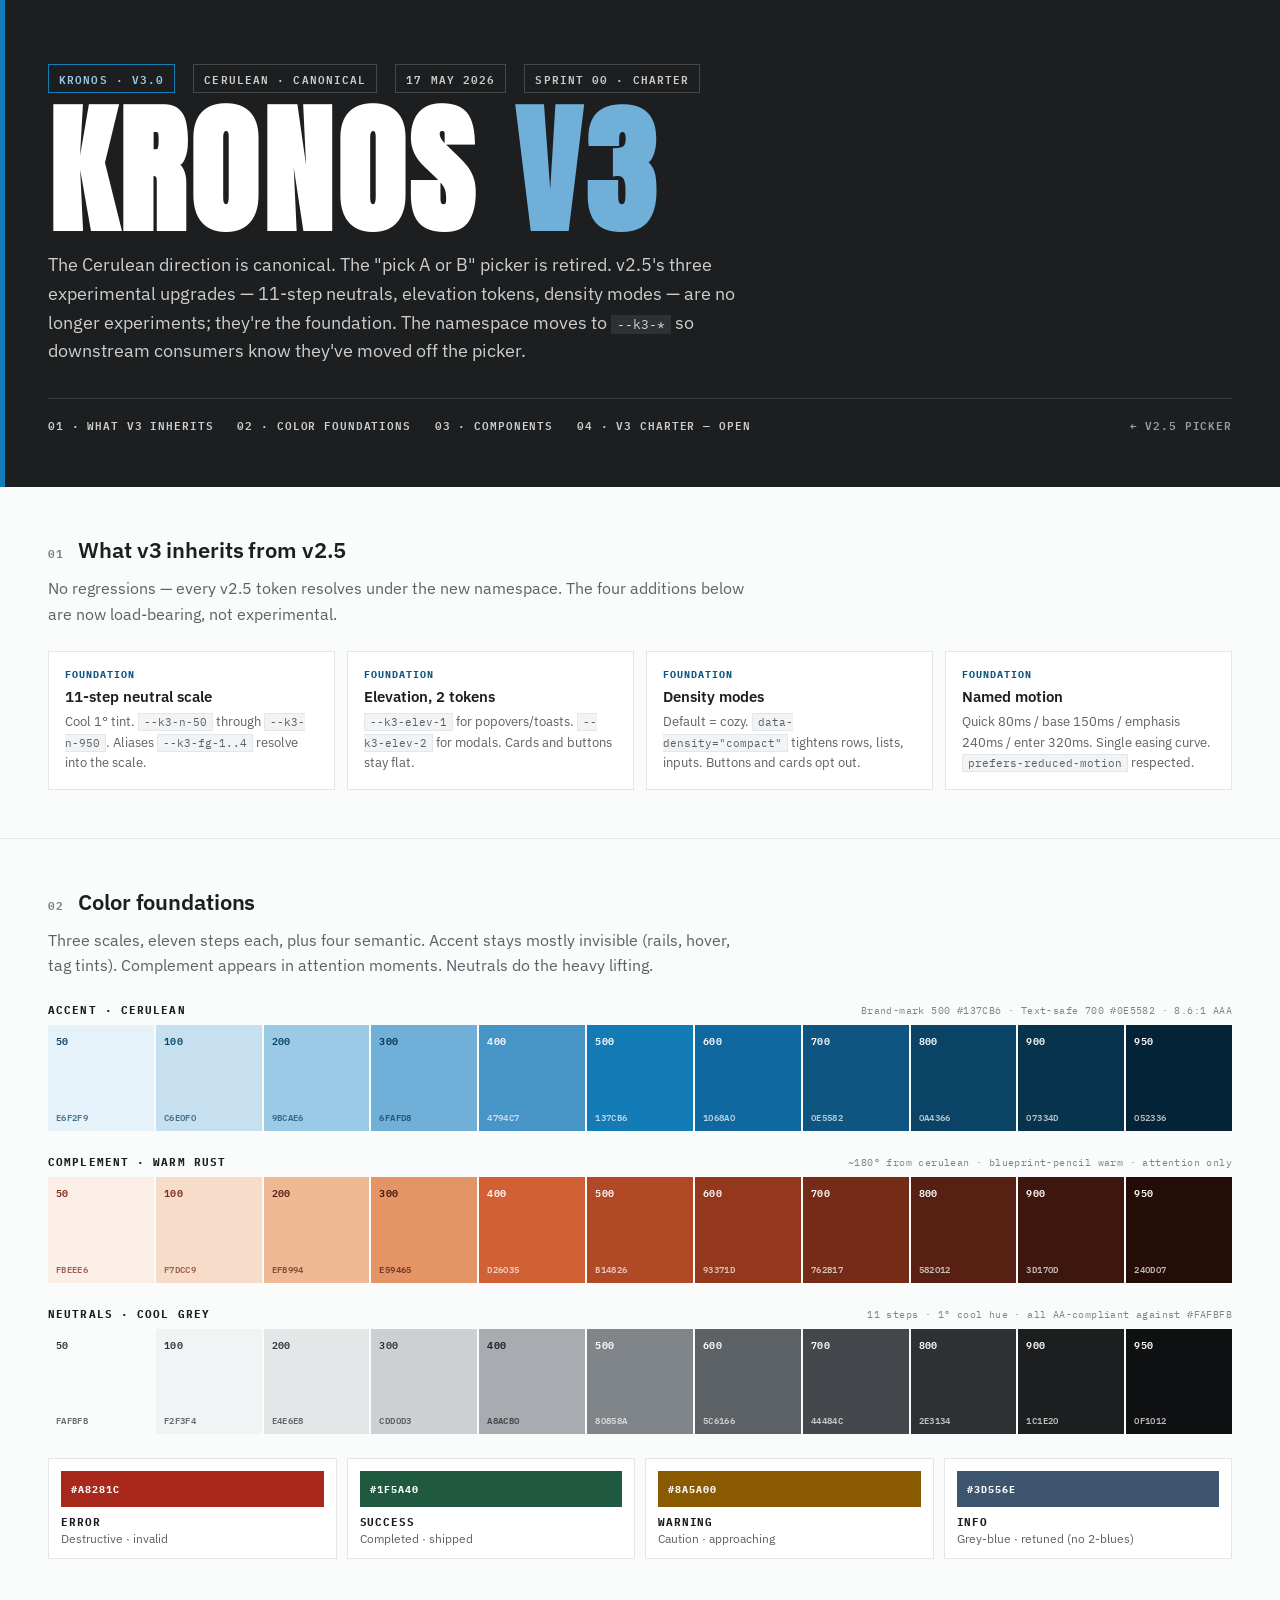
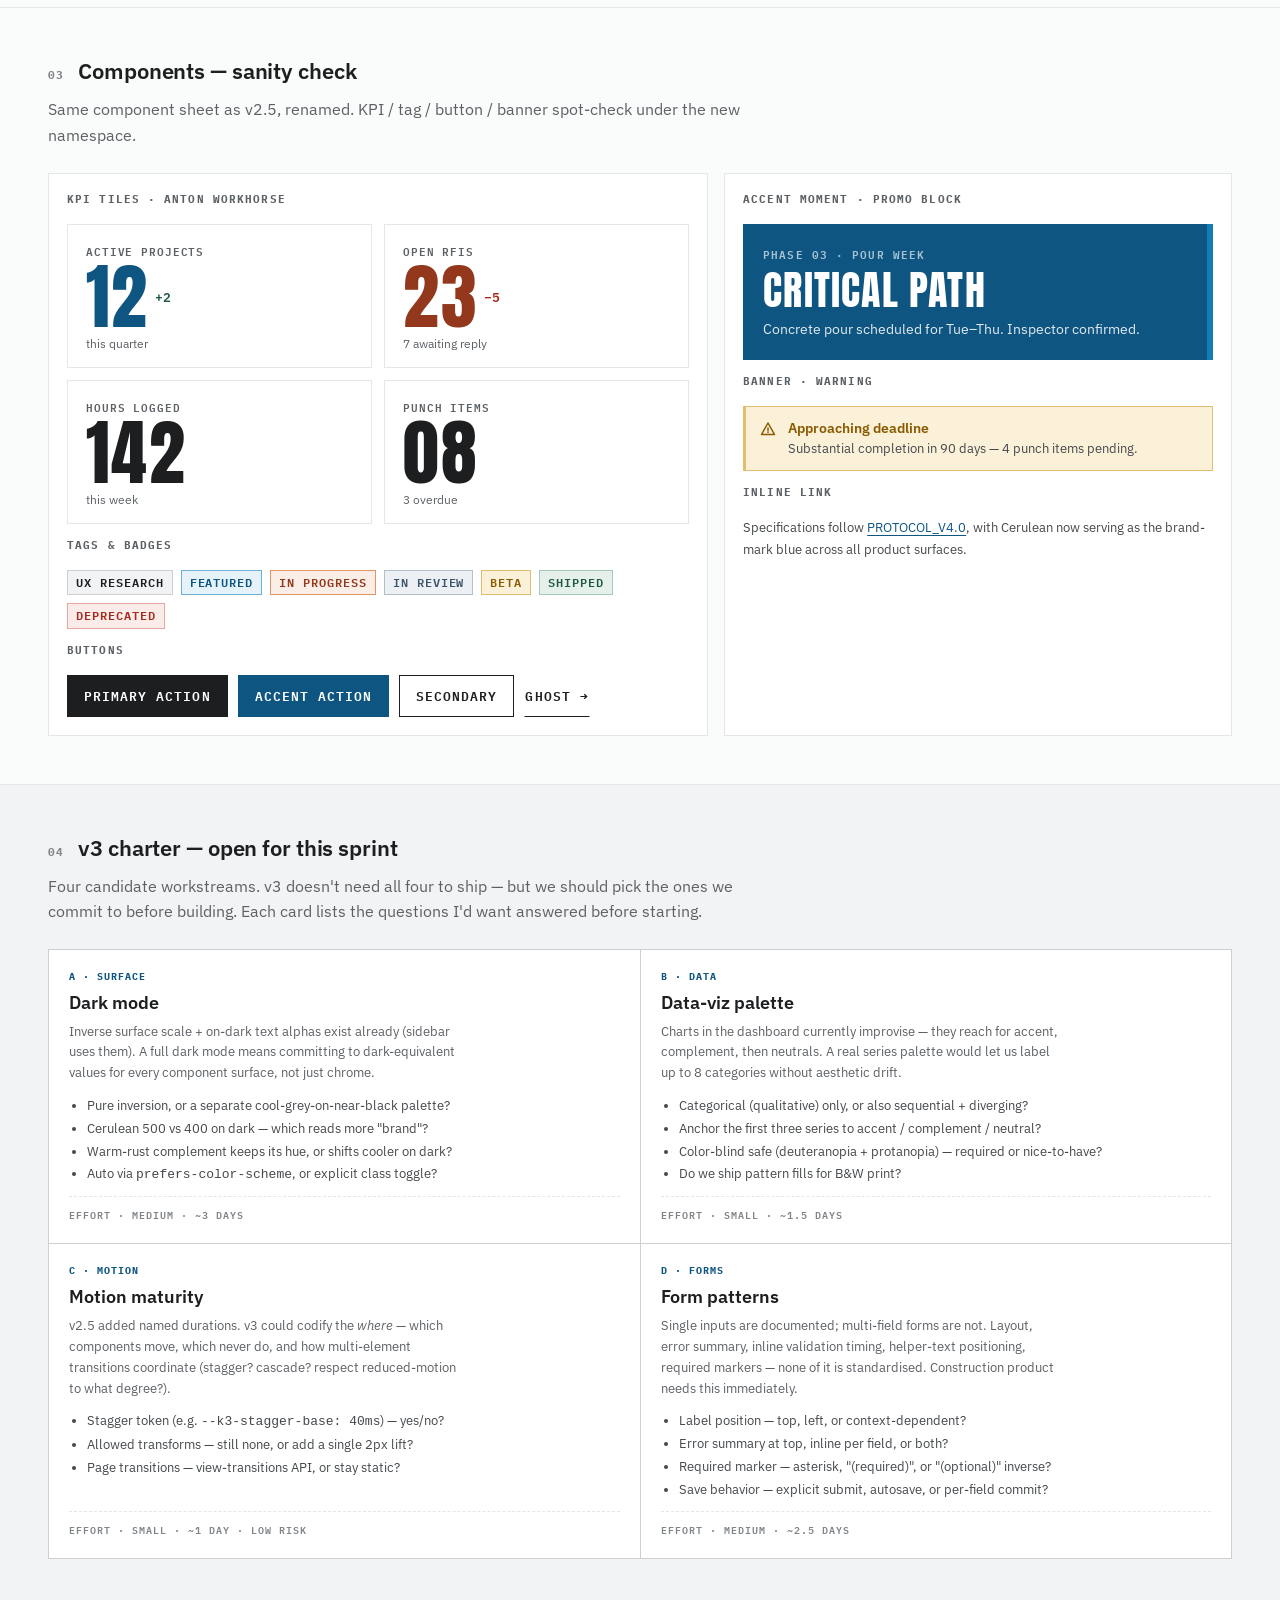
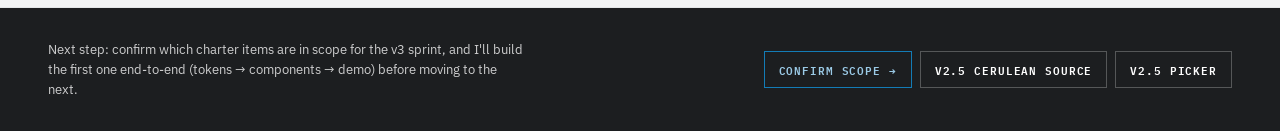
<file: kronos-design-handoff/v3-reference.html>
<!doctype html>
<html lang="en">
<head>
<meta charset="utf-8">
<meta name="viewport" content="width=device-width, initial-scale=1">
<title>Kronos v3 — Cerulean canonical</title>
<link rel="stylesheet" href="tokens-v3.css">
<link rel="stylesheet" href="components-v3.css">
<style>
  /* ---------- Page chrome (this index only) ---------- */
  .hero {
    background: var(--k3-sidebar);
    color: var(--k3-fg-on-dark-1);
    padding: var(--k3-s-8) var(--k3-s-7) var(--k3-s-7);
    position: relative;
    overflow: hidden;
  }
  .hero::before {
    content: "";
    position: absolute;
    left: 0; top: 0; bottom: 0;
    width: 5px;
    background: var(--k3-accent-rail);
  }
  .stamp-row {
    display: flex;
    gap: 18px;
    flex-wrap: wrap;
    align-items: center;
    font-family: var(--k3-font-ui);
    font-size: 11px;
    font-weight: 600;
    letter-spacing: var(--k3-track-label);
    text-transform: uppercase;
    color: var(--k3-fg-on-dark-3);
    margin-bottom: var(--k3-s-4);
  }
  .stamp-row .pill {
    border: 1px solid rgba(255,255,255,0.18);
    padding: 4px 10px;
    color: var(--k3-fg-on-dark-2);
  }
  .stamp-row .pill.is-rail {
    border-color: var(--k3-accent-rail);
    color: var(--k3-accent-200);
  }
  .hero h1 {
    font-family: var(--k3-font-display);
    font-size: clamp(64px, 11vw, 140px);
    letter-spacing: 0.03em;
    text-transform: uppercase;
    line-height: 0.9;
    margin: 0 0 var(--k3-s-4);
  }
  .hero h1 .ver {
    color: var(--k3-accent-300);
  }
  .hero .lede {
    font-family: var(--k3-font-body);
    font-size: var(--k3-text-md);
    line-height: 1.6;
    color: var(--k3-fg-on-dark-2);
    max-width: 64ch;
    margin: 0;
  }
  .hero .navrow {
    display: flex;
    gap: 24px;
    flex-wrap: wrap;
    margin-top: var(--k3-s-6);
    padding-top: var(--k3-s-4);
    border-top: 1px solid rgba(255,255,255,0.12);
    font-family: var(--k3-font-ui);
    font-size: 11px;
    font-weight: 600;
    letter-spacing: var(--k3-track-ui);
    text-transform: uppercase;
  }
  .hero .navrow a {
    color: var(--k3-fg-on-dark-2);
    text-decoration: none;
    padding-bottom: 4px;
    border-bottom: 1px solid transparent;
    transition: color var(--k3-motion-quick) var(--k3-ease),
                border-color var(--k3-motion-quick) var(--k3-ease);
  }
  .hero .navrow a:hover {
    color: #fff;
    border-bottom-color: var(--k3-accent-rail);
  }

  /* ---------- Section scaffold ---------- */
  .section {
    padding: var(--k3-s-7) var(--k3-s-7);
    border-bottom: 1px solid var(--k3-border-light);
  }
  .section.is-tight { padding-top: var(--k3-s-6); padding-bottom: var(--k3-s-6); }
  .section-h {
    display: flex; align-items: baseline; gap: 14px;
    margin-bottom: var(--k3-s-3);
  }
  .section-h .num {
    font-family: var(--k3-font-ui);
    font-size: 11px;
    font-weight: 700;
    letter-spacing: var(--k3-track-label);
    text-transform: uppercase;
    color: var(--k3-fg-4);
  }
  .section-h h2 {
    font-family: var(--k3-font-body);
    font-weight: 600;
    font-size: var(--k3-text-lg);
    margin: 0;
    letter-spacing: -0.005em;
  }
  .section > .section-l {
    font-family: var(--k3-font-body);
    font-size: var(--k3-text-base);
    line-height: 1.6;
    color: var(--k3-fg-3);
    max-width: 70ch;
    margin: 0 0 var(--k3-s-5);
  }

  /* ---------- v3 charter (inherits row) ---------- */
  .inherits {
    display: grid;
    grid-template-columns: repeat(4, 1fr);
    gap: 12px;
  }
  @media (max-width: 1000px) { .inherits { grid-template-columns: 1fr 1fr; } }
  @media (max-width: 600px) { .inherits { grid-template-columns: 1fr; } }
  .inherits .card {
    background: var(--k3-surface);
    border: 1px solid var(--k3-border-light);
    padding: 16px;
    display: flex;
    flex-direction: column;
    gap: 6px;
  }
  .inherits .card .lbl {
    font-family: var(--k3-font-ui);
    font-size: 10px;
    font-weight: 700;
    letter-spacing: var(--k3-track-label);
    text-transform: uppercase;
    color: var(--k3-accent);
  }
  .inherits .card .h {
    font-family: var(--k3-font-body);
    font-weight: 600;
    font-size: 15px;
    color: var(--k3-fg-1);
  }
  .inherits .card p {
    font-family: var(--k3-font-body);
    font-size: 13px;
    color: var(--k3-fg-3);
    margin: 0;
    line-height: 1.55;
  }
  .inherits .card code {
    font-family: var(--k3-font-ui);
    font-size: 11px;
    background: var(--k3-n-100);
    border: 1px solid var(--k3-border-light);
    padding: 1px 5px;
  }

  /* ---------- Color scales ---------- */
  .scale-grid {
    display: grid;
    grid-template-columns: repeat(11, 1fr);
    gap: 2px;
  }
  .scale-grid .step {
    aspect-ratio: 1;
    padding: 6px 8px;
    display: flex;
    flex-direction: column;
    justify-content: space-between;
    font-family: var(--k3-font-ui);
    font-size: 9px;
    font-weight: 600;
    letter-spacing: 0.04em;
  }
  .scale-grid .step .num { font-size: 10px; }
  .scale-grid .step .hex { font-size: 8.5px; opacity: 0.7; }
  @media (max-width: 700px) {
    .scale-grid .step .hex { display: none; }
  }
  .scale-label {
    display: flex;
    justify-content: space-between;
    align-items: baseline;
    margin: var(--k3-s-5) 0 8px;
    flex-wrap: wrap;
    gap: 8px;
  }
  .scale-label:first-child { margin-top: 0; }
  .scale-label .name {
    font-family: var(--k3-font-ui);
    font-size: 11px;
    font-weight: 700;
    letter-spacing: var(--k3-track-label);
    text-transform: uppercase;
    color: var(--k3-fg-1);
  }
  .scale-label .meta {
    font-family: var(--k3-font-ui);
    font-size: 10px;
    letter-spacing: 0.04em;
    color: var(--k3-fg-4);
  }
  .sem-row {
    display: grid;
    grid-template-columns: repeat(4, 1fr);
    gap: 10px;
    margin-top: var(--k3-s-5);
  }
  @media (max-width: 700px) { .sem-row { grid-template-columns: 1fr 1fr; } }
  .sem-card {
    border: 1px solid var(--k3-border-light);
    padding: 12px;
    background: var(--k3-surface);
  }
  .sem-card .sw {
    width: 100%;
    height: 36px;
    margin-bottom: 8px;
    display: flex;
    align-items: center;
    padding-left: 10px;
    color: #fff;
    font-family: var(--k3-font-ui);
    font-size: 10px;
    font-weight: 700;
    letter-spacing: var(--k3-track-label);
    text-transform: uppercase;
  }
  .sem-card .name {
    font-family: var(--k3-font-ui);
    font-size: 11px;
    font-weight: 700;
    letter-spacing: var(--k3-track-ui);
    text-transform: uppercase;
    color: var(--k3-fg-1);
  }
  .sem-card .role {
    font-family: var(--k3-font-body);
    font-size: 12px;
    color: var(--k3-fg-3);
    margin-top: 2px;
  }

  /* ---------- Components in context ---------- */
  .ctx-grid {
    display: grid;
    grid-template-columns: 1.3fr 1fr;
    gap: 16px;
  }
  @media (max-width: 900px) { .ctx-grid { grid-template-columns: 1fr; } }
  .ctx-block {
    background: var(--k3-surface);
    border: 1px solid var(--k3-border-light);
    padding: 18px;
    display: flex;
    flex-direction: column;
    gap: 14px;
  }
  .ctx-block h3 {
    font-family: var(--k3-font-ui);
    font-size: 11px;
    font-weight: 700;
    letter-spacing: var(--k3-track-label);
    text-transform: uppercase;
    color: var(--k3-fg-3);
    margin: 0 0 4px;
  }
  .kpi-row { display: grid; grid-template-columns: 1fr 1fr; gap: 12px; }

  /* ---------- Charter / open questions ---------- */
  .charter {
    background: var(--k3-n-100);
  }
  .charter-grid {
    display: grid;
    grid-template-columns: repeat(2, 1fr);
    gap: 1px;
    background: var(--k3-border-mid);
    border: 1px solid var(--k3-border-mid);
  }
  @media (max-width: 800px) { .charter-grid { grid-template-columns: 1fr; } }
  .charter-grid .item {
    background: var(--k3-surface);
    padding: 20px;
    display: flex;
    flex-direction: column;
    gap: 8px;
  }
  .charter-grid .item .ix {
    font-family: var(--k3-font-ui);
    font-size: 10px;
    font-weight: 700;
    letter-spacing: var(--k3-track-label);
    text-transform: uppercase;
    color: var(--k3-accent);
  }
  .charter-grid .item .h {
    font-family: var(--k3-font-body);
    font-weight: 600;
    font-size: var(--k3-text-md);
    color: var(--k3-fg-1);
    margin: 0;
  }
  .charter-grid .item p {
    font-family: var(--k3-font-body);
    font-size: 13px;
    color: var(--k3-fg-3);
    line-height: 1.6;
    margin: 0;
    max-width: 50ch;
  }
  .charter-grid .item .qs {
    font-family: var(--k3-font-body);
    font-size: 13px;
    color: var(--k3-fg-2);
    line-height: 1.6;
    margin: 4px 0 0;
    padding-left: 18px;
  }
  .charter-grid .item .qs li { margin-bottom: 2px; }
  .charter-grid .item .meta {
    font-family: var(--k3-font-ui);
    font-size: 10px;
    font-weight: 600;
    letter-spacing: var(--k3-track-label);
    text-transform: uppercase;
    color: var(--k3-fg-4);
    margin-top: auto;
    padding-top: 8px;
    border-top: 1px dashed var(--k3-border-light);
  }

  /* footer */
  .footnav {
    background: var(--k3-sidebar);
    color: var(--k3-fg-on-dark-1);
    padding: var(--k3-s-6) var(--k3-s-7);
    display: flex;
    gap: 16px;
    align-items: center;
    flex-wrap: wrap;
    justify-content: space-between;
  }
  .footnav .left {
    font-family: var(--k3-font-body);
    font-size: 13px;
    line-height: 1.55;
    color: var(--k3-fg-on-dark-2);
    max-width: 60ch;
  }
  .footnav .links {
    display: flex;
    gap: 8px;
    flex-wrap: wrap;
  }
  .footnav a {
    font-family: var(--k3-font-ui);
    font-size: 11px;
    font-weight: 600;
    letter-spacing: var(--k3-track-ui);
    text-transform: uppercase;
    color: var(--k3-fg-on-dark-1);
    border: 1px solid rgba(255,255,255,0.25);
    padding: 8px 14px;
    text-decoration: none;
    transition: background var(--k3-motion-quick) var(--k3-ease),
                border-color var(--k3-motion-quick) var(--k3-ease);
  }
  .footnav a:hover {
    background: rgba(255,255,255,0.06);
    border-color: var(--k3-accent-rail);
  }
  .footnav a.is-primary {
    border-color: var(--k3-accent-rail);
    color: var(--k3-accent-200);
  }
</style>
</head>
<body>

<!-- ============ HERO ============ -->
<header class="hero" data-screen-label="00 Hero">
  <div class="stamp-row">
    <span class="pill is-rail">Kronos · v3.0</span>
    <span class="pill">Cerulean · canonical</span>
    <span class="pill">17 May 2026</span>
    <span class="pill">Sprint 00 · charter</span>
  </div>
  <h1>Kronos <span class="ver">v3</span></h1>
  <p class="lede">
    The Cerulean direction is canonical. The "pick A or B" picker is retired.
    v2.5's three experimental upgrades — 11-step neutrals, elevation tokens,
    density modes — are no longer experiments; they're the foundation. The
    namespace moves to <code style="font-family: var(--k3-font-ui); background: rgba(255,255,255,0.08); padding: 1px 6px; font-size: 13px;">--k3-*</code>
    so downstream consumers know they've moved off the picker.
  </p>
  <nav class="navrow">
    <a href="#inherits">01 · What v3 inherits</a>
    <a href="#colors">02 · Color foundations</a>
    <a href="#components">03 · Components</a>
    <a href="#charter">04 · v3 charter — open</a>
    <a href="../Kronos v2.5/index.html" style="margin-left: auto; color: var(--k3-fg-on-dark-3);">← v2.5 picker</a>
  </nav>
</header>

<!-- ============ 01 · INHERITS ============ -->
<section class="section" id="inherits">
  <div class="section-h"><span class="num">01</span><h2>What v3 inherits from v2.5</h2></div>
  <p class="section-l">
    No regressions — every v2.5 token resolves under the new namespace. The four
    additions below are now load-bearing, not experimental.
  </p>
  <div class="inherits">
    <div class="card">
      <span class="lbl">Foundation</span>
      <span class="h">11-step neutral scale</span>
      <p>Cool 1° tint. <code>--k3-n-50</code> through <code>--k3-n-950</code>. Aliases <code>--k3-fg-1..4</code> resolve into the scale.</p>
    </div>
    <div class="card">
      <span class="lbl">Foundation</span>
      <span class="h">Elevation, 2 tokens</span>
      <p><code>--k3-elev-1</code> for popovers/toasts. <code>--k3-elev-2</code> for modals. Cards and buttons stay flat.</p>
    </div>
    <div class="card">
      <span class="lbl">Foundation</span>
      <span class="h">Density modes</span>
      <p>Default = cozy. <code>data-density="compact"</code> tightens rows, lists, inputs. Buttons and cards opt out.</p>
    </div>
    <div class="card">
      <span class="lbl">Foundation</span>
      <span class="h">Named motion</span>
      <p>Quick 80ms / base 150ms / emphasis 240ms / enter 320ms. Single easing curve. <code>prefers-reduced-motion</code> respected.</p>
    </div>
  </div>
</section>

<!-- ============ 02 · COLORS ============ -->
<section class="section" id="colors">
  <div class="section-h"><span class="num">02</span><h2>Color foundations</h2></div>
  <p class="section-l">
    Three scales, eleven steps each, plus four semantic. Accent stays mostly
    invisible (rails, hover, tag tints). Complement appears in attention
    moments. Neutrals do the heavy lifting.
  </p>

  <div class="scale-label">
    <span class="name">Accent · Cerulean</span>
    <span class="meta">Brand-mark 500 #137CB6 · Text-safe 700 #0E5582 · 8.6:1 AAA</span>
  </div>
  <div class="scale-grid">
    <div class="step" style="background: var(--k3-accent-50);  color: var(--k3-accent-800);"><span class="num">50</span><span class="hex">E6F2F9</span></div>
    <div class="step" style="background: var(--k3-accent-100); color: var(--k3-accent-800);"><span class="num">100</span><span class="hex">C6E0F0</span></div>
    <div class="step" style="background: var(--k3-accent-200); color: var(--k3-accent-800);"><span class="num">200</span><span class="hex">9BCAE6</span></div>
    <div class="step" style="background: var(--k3-accent-300); color: var(--k3-accent-900);"><span class="num">300</span><span class="hex">6FAFD8</span></div>
    <div class="step" style="background: var(--k3-accent-400); color: #fff;"><span class="num">400</span><span class="hex">4794C7</span></div>
    <div class="step" style="background: var(--k3-accent-500); color: #fff;"><span class="num">500</span><span class="hex">137CB6</span></div>
    <div class="step" style="background: var(--k3-accent-600); color: #fff;"><span class="num">600</span><span class="hex">1068A0</span></div>
    <div class="step" style="background: var(--k3-accent-700); color: #fff;"><span class="num">700</span><span class="hex">0E5582</span></div>
    <div class="step" style="background: var(--k3-accent-800); color: #fff;"><span class="num">800</span><span class="hex">0A4366</span></div>
    <div class="step" style="background: var(--k3-accent-900); color: #fff;"><span class="num">900</span><span class="hex">07334D</span></div>
    <div class="step" style="background: var(--k3-accent-950); color: #fff;"><span class="num">950</span><span class="hex">052336</span></div>
  </div>

  <div class="scale-label">
    <span class="name">Complement · Warm rust</span>
    <span class="meta">~180° from cerulean · blueprint-pencil warm · attention only</span>
  </div>
  <div class="scale-grid">
    <div class="step" style="background: var(--k3-comp-50);  color: var(--k3-comp-700);"><span class="num">50</span><span class="hex">FBEEE6</span></div>
    <div class="step" style="background: var(--k3-comp-100); color: var(--k3-comp-700);"><span class="num">100</span><span class="hex">F7DCC9</span></div>
    <div class="step" style="background: var(--k3-comp-200); color: var(--k3-comp-800);"><span class="num">200</span><span class="hex">EFB994</span></div>
    <div class="step" style="background: var(--k3-comp-300); color: var(--k3-comp-900);"><span class="num">300</span><span class="hex">E59465</span></div>
    <div class="step" style="background: var(--k3-comp-400); color: #fff;"><span class="num">400</span><span class="hex">D26035</span></div>
    <div class="step" style="background: var(--k3-comp-500); color: #fff;"><span class="num">500</span><span class="hex">B14826</span></div>
    <div class="step" style="background: var(--k3-comp-600); color: #fff;"><span class="num">600</span><span class="hex">93371D</span></div>
    <div class="step" style="background: var(--k3-comp-700); color: #fff;"><span class="num">700</span><span class="hex">762B17</span></div>
    <div class="step" style="background: var(--k3-comp-800); color: #fff;"><span class="num">800</span><span class="hex">582012</span></div>
    <div class="step" style="background: var(--k3-comp-900); color: #fff;"><span class="num">900</span><span class="hex">3D170D</span></div>
    <div class="step" style="background: var(--k3-comp-950); color: #fff;"><span class="num">950</span><span class="hex">240D07</span></div>
  </div>

  <div class="scale-label">
    <span class="name">Neutrals · cool grey</span>
    <span class="meta">11 steps · 1° cool hue · all AA-compliant against #FAFBFB</span>
  </div>
  <div class="scale-grid">
    <div class="step" style="background: var(--k3-n-50);  color: var(--k3-n-800);"><span class="num">50</span><span class="hex">FAFBFB</span></div>
    <div class="step" style="background: var(--k3-n-100); color: var(--k3-n-800);"><span class="num">100</span><span class="hex">F2F3F4</span></div>
    <div class="step" style="background: var(--k3-n-200); color: var(--k3-n-800);"><span class="num">200</span><span class="hex">E4E6E8</span></div>
    <div class="step" style="background: var(--k3-n-300); color: var(--k3-n-800);"><span class="num">300</span><span class="hex">CDD0D3</span></div>
    <div class="step" style="background: var(--k3-n-400); color: var(--k3-n-900);"><span class="num">400</span><span class="hex">A8ACB0</span></div>
    <div class="step" style="background: var(--k3-n-500); color: #fff;"><span class="num">500</span><span class="hex">80858A</span></div>
    <div class="step" style="background: var(--k3-n-600); color: #fff;"><span class="num">600</span><span class="hex">5C6166</span></div>
    <div class="step" style="background: var(--k3-n-700); color: #fff;"><span class="num">700</span><span class="hex">44484C</span></div>
    <div class="step" style="background: var(--k3-n-800); color: #fff;"><span class="num">800</span><span class="hex">2E3134</span></div>
    <div class="step" style="background: var(--k3-n-900); color: #fff;"><span class="num">900</span><span class="hex">1C1E20</span></div>
    <div class="step" style="background: var(--k3-n-950); color: #fff;"><span class="num">950</span><span class="hex">0F1012</span></div>
  </div>

  <div class="sem-row">
    <div class="sem-card"><div class="sw" style="background: var(--k3-red);">#A8281C</div><div class="name">Error</div><div class="role">Destructive · invalid</div></div>
    <div class="sem-card"><div class="sw" style="background: var(--k3-green);">#1F5A40</div><div class="name">Success</div><div class="role">Completed · shipped</div></div>
    <div class="sem-card"><div class="sw" style="background: var(--k3-amber);">#8A5A00</div><div class="name">Warning</div><div class="role">Caution · approaching</div></div>
    <div class="sem-card"><div class="sw" style="background: var(--k3-blue);">#3D556E</div><div class="name">Info</div><div class="role">Grey-blue · retuned (no 2-blues)</div></div>
  </div>
</section>

<!-- ============ 03 · COMPONENTS ============ -->
<section class="section" id="components">
  <div class="section-h"><span class="num">03</span><h2>Components — sanity check</h2></div>
  <p class="section-l">
    Same component sheet as v2.5, renamed. KPI / tag / button / banner spot-check
    under the new namespace.
  </p>

  <div class="ctx-grid">
    <div class="ctx-block">
      <h3>KPI tiles · Anton workhorse</h3>
      <div class="kpi-row">
        <div class="k3-kpi">
          <span class="label">Active projects</span>
          <span class="num is-accent">12<span class="delta is-up">+2</span></span>
          <span class="meta">this quarter</span>
        </div>
        <div class="k3-kpi">
          <span class="label">Open RFIs</span>
          <span class="num is-comp">23<span class="delta is-down">−5</span></span>
          <span class="meta">7 awaiting reply</span>
        </div>
        <div class="k3-kpi">
          <span class="label">Hours logged</span>
          <span class="num">142</span>
          <span class="meta">this week</span>
        </div>
        <div class="k3-kpi">
          <span class="label">Punch items</span>
          <span class="num">08</span>
          <span class="meta">3 overdue</span>
        </div>
      </div>

      <h3>Tags &amp; badges</h3>
      <div style="display: flex; gap: 8px; flex-wrap: wrap;">
        <span class="k3-tag">UX research</span>
        <span class="k3-tag is-accent">Featured</span>
        <span class="k3-tag is-comp">In progress</span>
        <span class="k3-tag is-info">In review</span>
        <span class="k3-tag is-warning">Beta</span>
        <span class="k3-tag is-success">Shipped</span>
        <span class="k3-tag is-error">Deprecated</span>
      </div>

      <h3>Buttons</h3>
      <div style="display: flex; gap: 10px; flex-wrap: wrap; align-items: center;">
        <button class="k3-btn k3-btn-primary">Primary action</button>
        <button class="k3-btn k3-btn-accent">Accent action</button>
        <button class="k3-btn k3-btn-secondary">Secondary</button>
        <button class="k3-btn k3-btn-ghost">Ghost →</button>
      </div>
    </div>

    <div class="ctx-block">
      <h3>Accent moment · promo block</h3>
      <div class="k3-promo">
        <div class="pre">Phase 03 · Pour week</div>
        <div class="h">Critical path</div>
        <p>Concrete pour scheduled for Tue–Thu. Inspector confirmed.</p>
      </div>

      <h3>Banner · warning</h3>
      <div class="k3-banner is-warning">
        <svg width="16" height="16" viewBox="0 0 16 16" fill="none" style="flex-shrink: 0; margin-top: 2px;"><path d="M8 2L14.5 13.5H1.5L8 2Z" stroke="currentColor" stroke-width="1.5" stroke-linejoin="round"/><path d="M8 7V10M8 11.5V11.51" stroke="currentColor" stroke-width="1.5" stroke-linecap="round"/></svg>
        <div class="k3-banner-body">
          <div class="k3-banner-title">Approaching deadline</div>
          <div class="k3-banner-msg">Substantial completion in 90 days — 4 punch items pending.</div>
        </div>
      </div>

      <h3>Inline link</h3>
      <p class="k3-body" style="font-size: 13px;">
        Specifications follow <a href="#" class="k3-link">PROTOCOL_V4.0</a>, with
        Cerulean now serving as the brand-mark blue across all product surfaces.
      </p>
    </div>
  </div>
</section>

<!-- ============ 04 · CHARTER ============ -->
<section class="section charter" id="charter">
  <div class="section-h"><span class="num">04</span><h2>v3 charter — open for this sprint</h2></div>
  <p class="section-l">
    Four candidate workstreams. v3 doesn't need all four to ship — but we
    should pick the ones we commit to before building. Each card lists the
    questions I'd want answered before starting.
  </p>

  <div class="charter-grid">

    <div class="item">
      <span class="ix">A · Surface</span>
      <h3 class="h">Dark mode</h3>
      <p>
        Inverse surface scale + on-dark text alphas exist already (sidebar uses
        them). A full dark mode means committing to dark-equivalent values for
        every component surface, not just chrome.
      </p>
      <ul class="qs">
        <li>Pure inversion, or a separate cool-grey-on-near-black palette?</li>
        <li>Cerulean 500 vs 400 on dark — which reads more "brand"?</li>
        <li>Warm-rust complement keeps its hue, or shifts cooler on dark?</li>
        <li>Auto via <code>prefers-color-scheme</code>, or explicit class toggle?</li>
      </ul>
      <span class="meta">Effort · Medium · ~3 days</span>
    </div>

    <div class="item">
      <span class="ix">B · Data</span>
      <h3 class="h">Data-viz palette</h3>
      <p>
        Charts in the dashboard currently improvise — they reach for accent,
        complement, then neutrals. A real series palette would let us label up
        to 8 categories without aesthetic drift.
      </p>
      <ul class="qs">
        <li>Categorical (qualitative) only, or also sequential + diverging?</li>
        <li>Anchor the first three series to accent / complement / neutral?</li>
        <li>Color-blind safe (deuteranopia + protanopia) — required or nice-to-have?</li>
        <li>Do we ship pattern fills for B&W print?</li>
      </ul>
      <span class="meta">Effort · Small · ~1.5 days</span>
    </div>

    <div class="item">
      <span class="ix">C · Motion</span>
      <h3 class="h">Motion maturity</h3>
      <p>
        v2.5 added named durations. v3 could codify the <em>where</em> — which
        components move, which never do, and how multi-element transitions
        coordinate (stagger? cascade? respect reduced-motion to what degree?).
      </p>
      <ul class="qs">
        <li>Stagger token (e.g. <code>--k3-stagger-base: 40ms</code>) — yes/no?</li>
        <li>Allowed transforms — still none, or add a single 2px lift?</li>
        <li>Page transitions — view-transitions API, or stay static?</li>
      </ul>
      <span class="meta">Effort · Small · ~1 day · low risk</span>
    </div>

    <div class="item">
      <span class="ix">D · Forms</span>
      <h3 class="h">Form patterns</h3>
      <p>
        Single inputs are documented; multi-field forms are not. Layout, error
        summary, inline validation timing, helper-text positioning, required
        markers — none of it is standardised. Construction product needs this
        immediately.
      </p>
      <ul class="qs">
        <li>Label position — top, left, or context-dependent?</li>
        <li>Error summary at top, inline per field, or both?</li>
        <li>Required marker — asterisk, "(required)", or "(optional)" inverse?</li>
        <li>Save behavior — explicit submit, autosave, or per-field commit?</li>
      </ul>
      <span class="meta">Effort · Medium · ~2.5 days</span>
    </div>

  </div>
</section>

<!-- ============ FOOTER NAV ============ -->
<footer class="footnav">
  <div class="left">
    Next step: confirm which charter items are in scope for the v3 sprint, and
    I'll build the first one end-to-end (tokens → components → demo) before
    moving to the next.
  </div>
  <div class="links">
    <a href="#charter" class="is-primary">Confirm scope →</a>
    <a href="../Kronos v2.5/Cerulean.html">v2.5 Cerulean source</a>
    <a href="../Kronos v2.5/index.html">v2.5 picker</a>
  </div>
</footer>

</body>
</html>
</file>
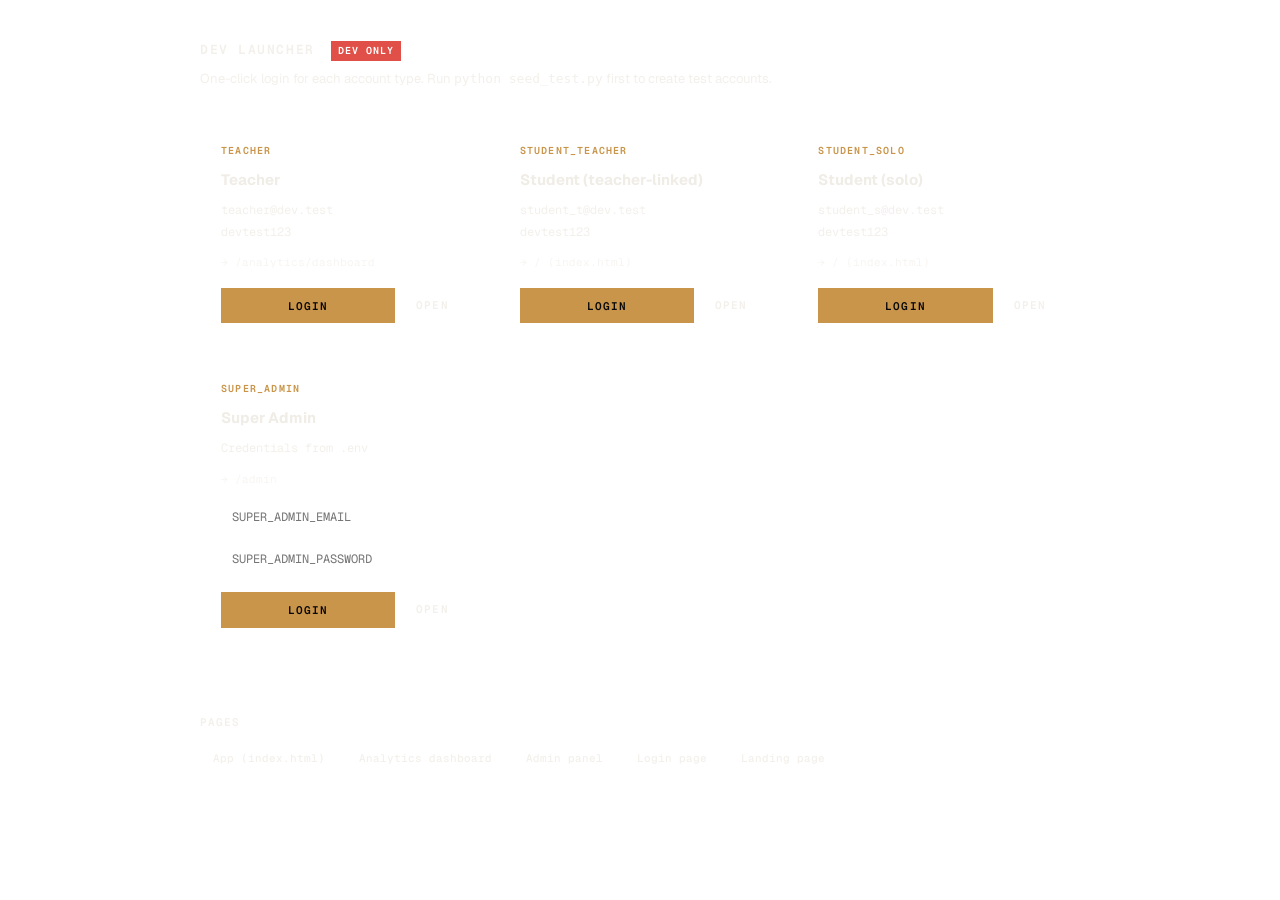
<file: static/dev.html>
<!DOCTYPE html>
<html lang="en">
<head>
  <meta charset="UTF-8">
  <meta name="viewport" content="width=device-width, initial-scale=1.0">
  <title>Dev Launcher</title>
  <link rel="preconnect" href="https://fonts.googleapis.com">
  <link href="https://fonts.googleapis.com/css2?family=Geist+Mono:wght@400;500;600;700&family=Hanken+Grotesk:wght@400;500;600;700&display=swap" rel="stylesheet">
  <link rel="stylesheet" href="/static/vk-tokens.css">
  <link rel="stylesheet" href="/static/vk-components.css">
  <link rel="stylesheet" href="/static/vk-theme-light.css">
  <link rel="stylesheet" href="/static/vk-theme-atelier.css">
  <style>
    *, *::before, *::after { box-sizing: border-box; margin: 0; padding: 0; }

    body {
      font-family: var(--vkg-font-sans, 'Hanken Grotesk', sans-serif);
      background: var(--vk-bg-1);
      color: var(--vk-fg-1);
      min-height: 100vh;
      padding: 40px 24px 80px;
    }

    .dev-wrap {
      max-width: 880px;
      margin: 0 auto;
    }

    .dev-header {
      display: flex;
      align-items: baseline;
      gap: 16px;
      margin-bottom: 8px;
    }

    .dev-title {
      font-family: var(--vkg-font-mono, 'Geist Mono', monospace);
      font-size: 13px;
      font-weight: 600;
      letter-spacing: 0.12em;
      text-transform: uppercase;
      color: var(--vk-fg-2);
    }

    .dev-badge {
      font-family: var(--vkg-font-mono, 'Geist Mono', monospace);
      font-size: 10px;
      font-weight: 600;
      letter-spacing: 0.1em;
      text-transform: uppercase;
      padding: 2px 7px;
      background: var(--vk-error);
      color: #fff;
    }

    .dev-sub {
      font-size: 13px;
      color: var(--vk-fg-2);
      margin-bottom: 32px;
    }

    /* Current session banner */
    #session-banner {
      display: none;
      align-items: center;
      gap: 12px;
      padding: 12px 16px;
      border: 1px solid var(--vk-accent);
      background: var(--vk-accent-bg, color-mix(in srgb, var(--vk-accent) 8%, transparent));
      margin-bottom: 32px;
      font-size: 13px;
    }

    #session-banner.visible { display: flex; }

    .session-label {
      font-family: var(--vkg-font-mono, 'Geist Mono', monospace);
      font-size: 11px;
      font-weight: 600;
      letter-spacing: 0.1em;
      text-transform: uppercase;
      color: var(--vk-fg-2);
    }

    #session-info {
      flex: 1;
      color: var(--vk-fg-1);
      font-weight: 600;
    }

    .btn-ghost {
      font-family: var(--vkg-font-mono, 'Geist Mono', monospace);
      font-size: 11px;
      font-weight: 600;
      letter-spacing: 0.1em;
      text-transform: uppercase;
      padding: 6px 12px;
      border: 1px solid var(--vk-border);
      background: transparent;
      color: var(--vk-fg-2);
      cursor: pointer;
      transition: color 100ms, border-color 100ms;
    }

    .btn-ghost:hover { color: var(--vk-fg-1); border-color: var(--vk-fg-2); }

    /* Account grid */
    .accounts-grid {
      display: grid;
      grid-template-columns: repeat(auto-fill, minmax(260px, 1fr));
      gap: 16px;
      margin-bottom: 40px;
    }

    .account-card {
      border: 1px solid var(--vk-border);
      background: var(--vk-bg-2);
      padding: 20px;
      display: flex;
      flex-direction: column;
      gap: 12px;
    }

    .account-card.is-active {
      border-color: var(--vk-accent);
      background: var(--vk-accent-bg, color-mix(in srgb, var(--vk-accent) 5%, transparent));
    }

    .card-role {
      font-family: var(--vkg-font-mono, 'Geist Mono', monospace);
      font-size: 10px;
      font-weight: 600;
      letter-spacing: 0.12em;
      text-transform: uppercase;
      color: var(--vk-accent-text, var(--vk-accent));
    }

    .card-label {
      font-size: 15px;
      font-weight: 700;
      color: var(--vk-fg-1);
      line-height: 1.2;
    }

    .card-creds {
      font-family: var(--vkg-font-mono, 'Geist Mono', monospace);
      font-size: 12px;
      color: var(--vk-fg-2);
      display: flex;
      flex-direction: column;
      gap: 3px;
    }

    .card-dest {
      font-family: var(--vkg-font-mono, 'Geist Mono', monospace);
      font-size: 11px;
      color: var(--vk-fg-3);
    }

    .card-actions {
      display: flex;
      gap: 8px;
      margin-top: 4px;
    }

    .btn-login {
      font-family: var(--vkg-font-mono, 'Geist Mono', monospace);
      font-size: 11px;
      font-weight: 600;
      letter-spacing: 0.1em;
      text-transform: uppercase;
      padding: 8px 16px;
      border: none;
      background: var(--vk-accent);
      color: var(--vk-accent-fg, #fff);
      cursor: pointer;
      flex: 1;
      transition: background 100ms;
    }

    .btn-login:hover { background: var(--vk-accent-dim, var(--vk-accent)); }
    .btn-login:disabled { opacity: 0.5; cursor: default; }

    .btn-open {
      font-family: var(--vkg-font-mono, 'Geist Mono', monospace);
      font-size: 11px;
      font-weight: 600;
      letter-spacing: 0.1em;
      text-transform: uppercase;
      padding: 8px 12px;
      border: 1px solid var(--vk-border);
      background: transparent;
      color: var(--vk-fg-2);
      cursor: pointer;
      transition: color 100ms, border-color 100ms;
      text-decoration: none;
      display: inline-flex;
      align-items: center;
    }

    .btn-open:hover { color: var(--vk-fg-1); border-color: var(--vk-fg-2); }

    .card-error {
      font-size: 12px;
      color: var(--vk-error);
      display: none;
    }

    .card-error.visible { display: block; }

    /* Admin manual login */
    .admin-card {
      border: 1px solid var(--vk-border);
      background: var(--vk-bg-2);
      padding: 20px;
      display: flex;
      flex-direction: column;
      gap: 12px;
    }

    .admin-form {
      display: flex;
      flex-direction: column;
      gap: 8px;
    }

    .admin-form input {
      font-family: var(--vkg-font-mono, 'Geist Mono', monospace);
      font-size: 12px;
      padding: 8px 10px;
      border: 1px solid var(--vk-border);
      background: var(--vk-bg-1);
      color: var(--vk-fg-1);
      outline: none;
    }

    .admin-form input:focus { border-color: var(--vk-accent); }

    /* Quick links */
    .quick-links {
      border-top: 1px solid var(--vk-border);
      padding-top: 24px;
    }

    .quick-links-title {
      font-family: var(--vkg-font-mono, 'Geist Mono', monospace);
      font-size: 11px;
      font-weight: 600;
      letter-spacing: 0.1em;
      text-transform: uppercase;
      color: var(--vk-fg-2);
      margin-bottom: 12px;
    }

    .links-row {
      display: flex;
      flex-wrap: wrap;
      gap: 8px;
    }

    .quick-link {
      font-family: var(--vkg-font-mono, 'Geist Mono', monospace);
      font-size: 11px;
      font-weight: 500;
      padding: 6px 12px;
      border: 1px solid var(--vk-border);
      color: var(--vk-fg-2);
      text-decoration: none;
      transition: color 100ms, border-color 100ms;
    }

    .quick-link:hover { color: var(--vk-fg-1); border-color: var(--vk-fg-2); }
  </style>
</head>
<body>
  <div class="dev-wrap">
    <div class="dev-header">
      <span class="dev-title">Dev Launcher</span>
      <span class="dev-badge">Dev only</span>
    </div>
    <p class="dev-sub">One-click login for each account type. Run <code>python seed_test.py</code> first to create test accounts.</p>

    <div id="session-banner">
      <span class="session-label">Logged in as</span>
      <span id="session-info"></span>
      <button class="btn-ghost" onclick="logout()">Log out</button>
    </div>

    <div class="accounts-grid" id="cards-container">
      <!-- cards injected by JS -->
    </div>

    <div class="quick-links">
      <div class="quick-links-title">Pages</div>
      <div class="links-row">
        <a class="quick-link" href="/app">App (index.html)</a>
        <a class="quick-link" href="/analytics/dashboard">Analytics dashboard</a>
        <a class="quick-link" href="/admin">Admin panel</a>
        <a class="quick-link" href="/login">Login page</a>
        <a class="quick-link" href="/landing">Landing page</a>
      </div>
    </div>
  </div>

  <script>
    const TEST_ACCOUNTS = [
      {
        role: 'teacher',
        label: 'Teacher',
        email: 'teacher@dev.test',
        password: 'devtest123',
        dest: '/analytics/dashboard',
        destLabel: '/analytics/dashboard',
      },
      {
        role: 'student_teacher',
        label: 'Student (teacher-linked)',
        email: 'student_t@dev.test',
        password: 'devtest123',
        dest: '/',
        destLabel: '/  (index.html)',
      },
      {
        role: 'student_solo',
        label: 'Student (solo)',
        email: 'student_s@dev.test',
        password: 'devtest123',
        dest: '/',
        destLabel: '/  (index.html)',
      },
    ];

    function currentPayload() {
      try {
        const token = localStorage.getItem('ft_jwt');
        if (!token) return null;
        const payload = JSON.parse(atob(token.split('.')[1]));
        if (payload.exp && payload.exp * 1000 < Date.now()) return null;
        return payload;
      } catch { return null; }
    }

    function renderBanner() {
      const payload = currentPayload();
      const banner = document.getElementById('session-banner');
      const info = document.getElementById('session-info');
      if (payload) {
        info.textContent = `${payload.role}  ·  access_code: ${payload.access_code || '—'}  ·  id: ${payload.sub}`;
        banner.classList.add('visible');
      } else {
        banner.classList.remove('visible');
      }
    }

    function renderCards() {
      const payload = currentPayload();
      const container = document.getElementById('cards-container');
      container.innerHTML = '';

      TEST_ACCOUNTS.forEach(acct => {
        const isActive = payload && payload.role === acct.role;
        const card = document.createElement('div');
        card.className = 'account-card' + (isActive ? ' is-active' : '');
        card.innerHTML = `
          <div class="card-role">${acct.role}</div>
          <div class="card-label">${acct.label}</div>
          <div class="card-creds">
            <span>${acct.email}</span>
            <span>${acct.password}</span>
          </div>
          <div class="card-dest">→ ${acct.destLabel}</div>
          <div class="card-actions">
            <button class="btn-login" onclick="loginAs(${JSON.stringify(acct).replace(/"/g, '&quot;')}, this)">Login</button>
            <a class="btn-open" href="${acct.dest}" target="_blank">Open</a>
          </div>
          <div class="card-error" id="err-${acct.role}"></div>
        `;
        container.appendChild(card);
      });

      // Admin card (manual)
      const adminCard = document.createElement('div');
      adminCard.className = 'account-card' + (payload && payload.role === 'super_admin' ? ' is-active' : '');
      adminCard.innerHTML = `
        <div class="card-role">super_admin</div>
        <div class="card-label">Super Admin</div>
        <div class="card-creds"><span>Credentials from .env</span></div>
        <div class="card-dest">→ /admin</div>
        <div class="admin-form">
          <input type="email" id="admin-email" placeholder="SUPER_ADMIN_EMAIL" autocomplete="off">
          <input type="password" id="admin-pass" placeholder="SUPER_ADMIN_PASSWORD" autocomplete="off">
        </div>
        <div class="card-actions">
          <button class="btn-login" onclick="loginAdmin(this)">Login</button>
          <a class="btn-open" href="/admin" target="_blank">Open</a>
        </div>
        <div class="card-error" id="err-super_admin"></div>
      `;
      container.appendChild(adminCard);
    }

    async function loginAs(acct, btn) {
      btn.disabled = true;
      btn.textContent = 'Logging in…';
      const errEl = document.getElementById('err-' + acct.role);
      errEl.classList.remove('visible');
      try {
        const res = await fetch('/auth/login', {
          method: 'POST',
          headers: { 'Content-Type': 'application/json' },
          body: JSON.stringify({ email: acct.email, password: acct.password }),
        });
        const data = await res.json();
        if (!res.ok) throw new Error(data.detail || 'Login failed');
        storeTokens(data);
        window.location.href = acct.dest;
      } catch (e) {
        errEl.textContent = e.message;
        errEl.classList.add('visible');
        btn.disabled = false;
        btn.textContent = 'Login';
      }
    }

    async function loginAdmin(btn) {
      const email = document.getElementById('admin-email').value.trim();
      const password = document.getElementById('admin-pass').value;
      if (!email || !password) { return; }
      btn.disabled = true;
      btn.textContent = 'Logging in…';
      const errEl = document.getElementById('err-super_admin');
      errEl.classList.remove('visible');
      try {
        const res = await fetch('/auth/login', {
          method: 'POST',
          headers: { 'Content-Type': 'application/json' },
          body: JSON.stringify({ email, password }),
        });
        const data = await res.json();
        if (!res.ok) throw new Error(data.detail || 'Login failed');
        if (data.role !== 'super_admin') throw new Error('Not a super_admin account');
        storeTokens(data);
        window.location.href = '/admin';
      } catch (e) {
        errEl.textContent = e.message;
        errEl.classList.add('visible');
        btn.disabled = false;
        btn.textContent = 'Login';
      }
    }

    function storeTokens(data) {
      localStorage.setItem('ft_jwt', data.access_token);
      if (data.refresh_token) localStorage.setItem('ft_refresh_token', data.refresh_token);
      if (data.access_code) localStorage.setItem('ft_access_code', data.access_code);
    }

    function logout() {
      localStorage.removeItem('ft_jwt');
      localStorage.removeItem('ft_refresh_token');
      localStorage.removeItem('ft_access_code');
      renderBanner();
      renderCards();
    }

    renderBanner();
    renderCards();
  </script>
</body>
</html>
</file>
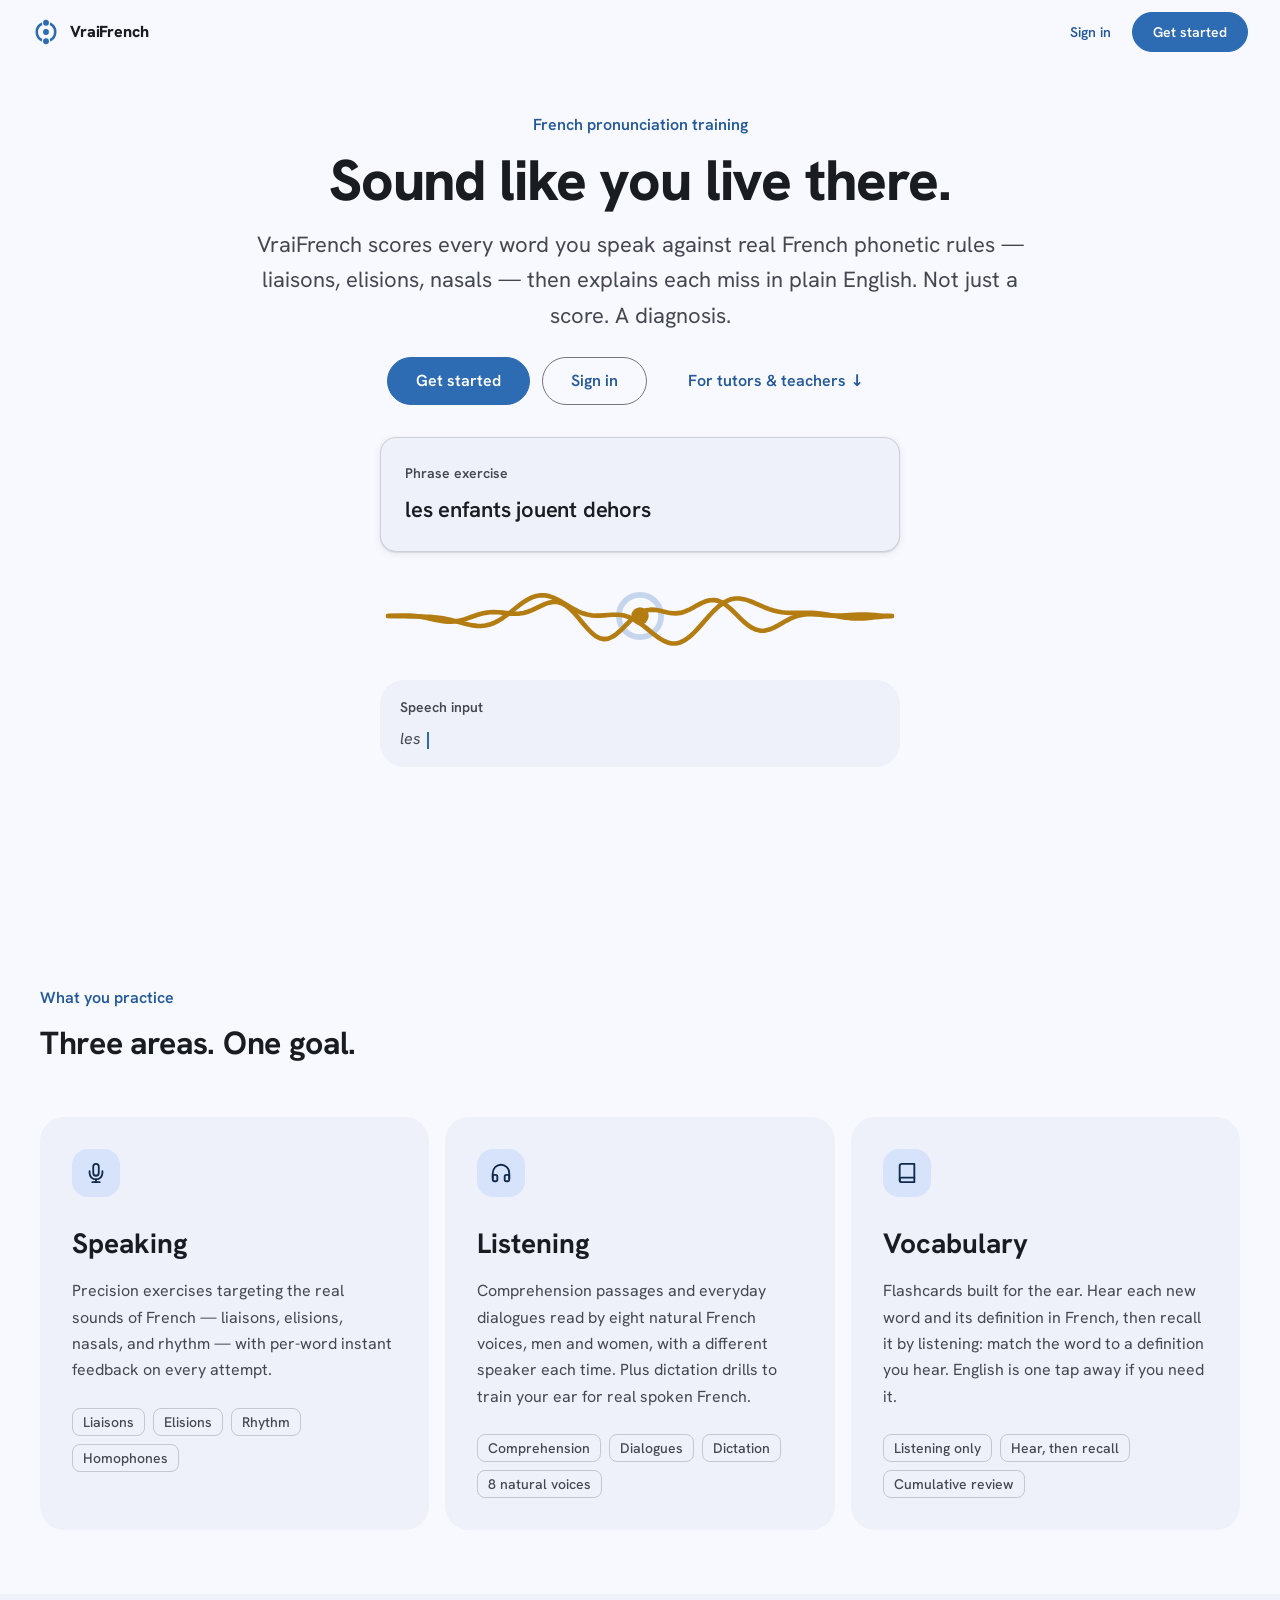
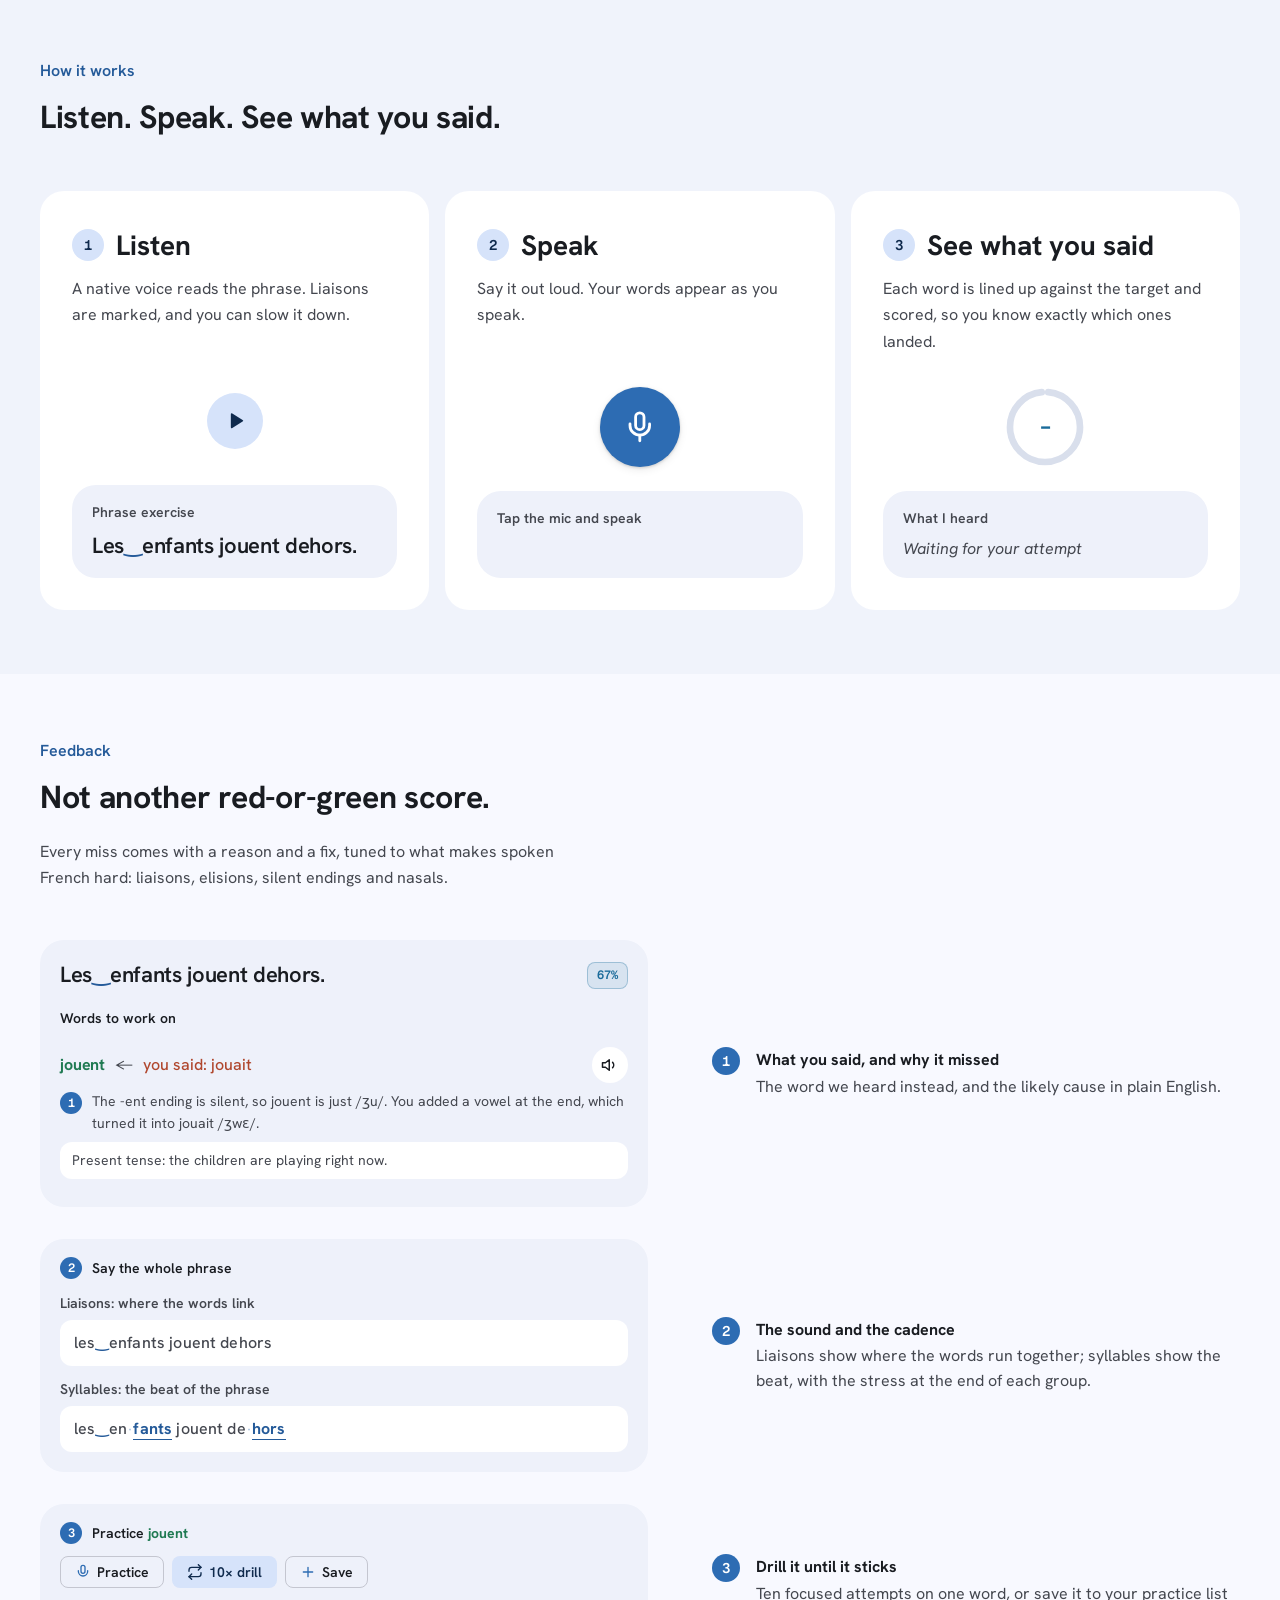
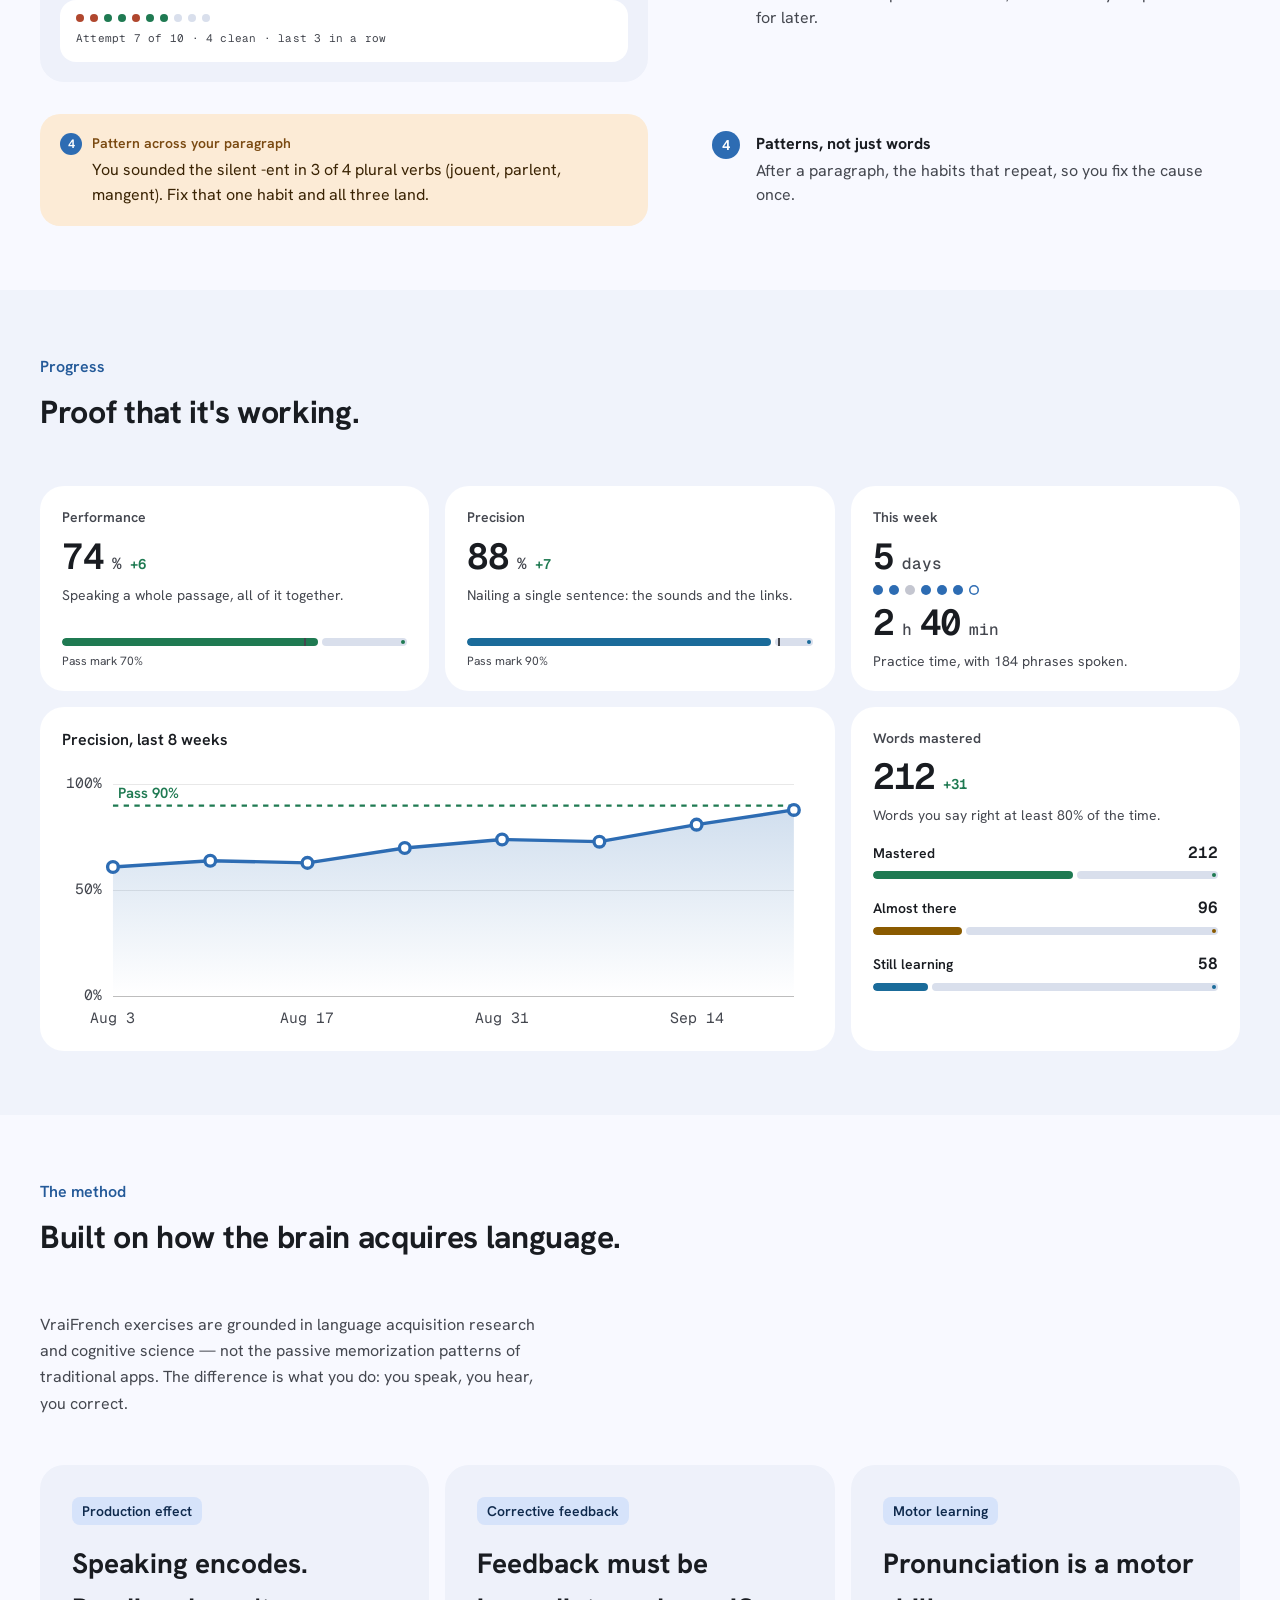
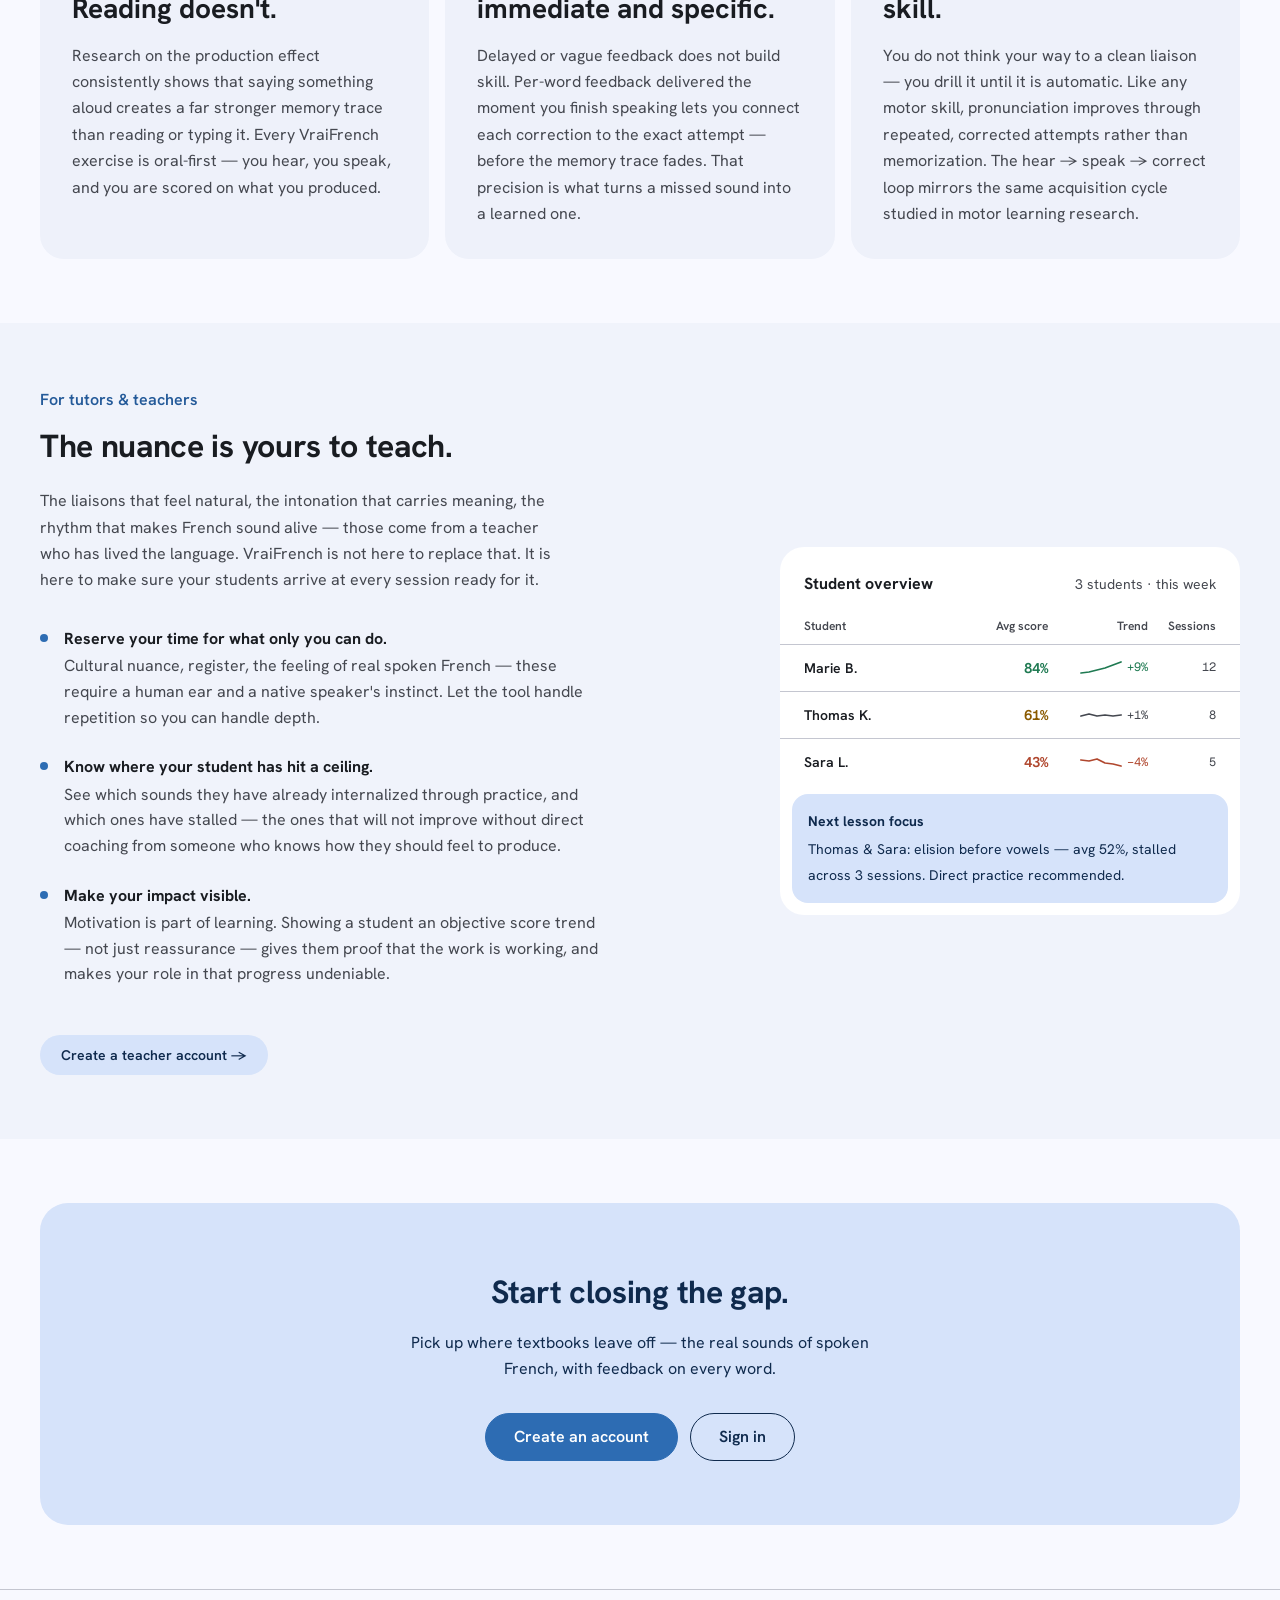
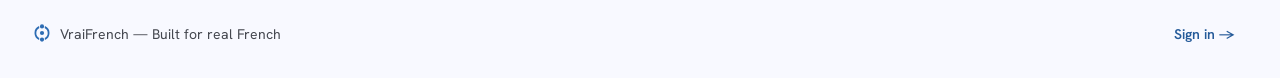
<file: static/landing.html>
<!DOCTYPE html>
<html lang="en" data-mode="light">
<head>
  <meta charset="UTF-8">
  <meta name="viewport" content="width=device-width, initial-scale=1.0">
  <title>VraiFrench — Speak French. Sound real.</title>
  <link rel="preconnect" href="https://fonts.googleapis.com">
  <link rel="preconnect" href="https://fonts.gstatic.com" crossorigin>
  <link href="https://fonts.googleapis.com/css2?family=Geist+Mono:wght@400;500;600;700&family=Hanken+Grotesk:wght@400;500;600;700;800&display=swap" rel="stylesheet">
  <link rel="stylesheet" href="/static/vk-tokens.css">
  <link rel="stylesheet" href="/static/vk-components.css">
  <link rel="stylesheet" href="/static/vk-theme-light.css">
  <link rel="stylesheet" href="/static/vk-theme-atelier.css">
  <link rel="stylesheet" href="/static/vk-atelier-components.css">
  <link rel="stylesheet" href="/static/vk-chart.css">
  <style>
    /* Tonal (M3) landing page — separation by tone, not borders.
       Page --vk-bg → cards --vk-surface → nested panels --vk-surface-lowest.
       Bands (--vk-bg-alt) hold --vk-surface-lowest cards. Sentence case
       throughout; Geist Mono only for numbers. */

    body { background: var(--vk-bg); }

    /* ── Layout shell ─────────────────────────────────────────────────────── */
    .lp-page {
      min-height: 100dvh;
      display: flex;
      flex-direction: column;
    }

    /* ── Navbar — M3 top app bar: flat, fills with surface on scroll ─────── */
    .lp-nav {
      position: sticky;
      top: 0;
      z-index: 100;
      display: flex;
      align-items: center;
      justify-content: space-between;
      height: 64px;
      padding: 0 var(--vk-sp-6);
      background: var(--vk-bg);
      transition: background 150ms cubic-bezier(0.4, 0, 0.2, 1);
    }
    .lp-nav.scrolled {
      background: color-mix(in srgb, var(--vk-surface) 88%, transparent);
      backdrop-filter: blur(10px);
      -webkit-backdrop-filter: blur(10px);
    }

    .lp-wordmark {
      display: inline-flex;
      align-items: center;
      gap: 10px;
      font-family: var(--pa-font-sans);
      font-size: var(--vk-type-body-lg);
      font-weight: 800;
      letter-spacing: -0.01em;
      color: var(--vk-fg-1);
      text-decoration: none;
    }

    .lp-wordmark .pa-brand-mark { width: 28px; height: 28px; }
    .lp-footer-copy .pa-brand-mark { width: 20px; height: 20px; vertical-align: -4px; margin-right: 8px; }

    .lp-nav-actions {
      display: flex;
      align-items: center;
      gap: var(--vk-sp-2);
    }
    .lp-nav-actions[hidden] { display: none; }

    .lp-page .vk-btn.lg {
      height: 48px;
      padding: 0 28px;
      font-size: var(--vk-type-title-md);
    }

    /* ── Hero ─────────────────────────────────────────────────────────────── */
    .lp-hero {
      padding: var(--vk-sp-7) var(--vk-sp-6) var(--vk-sp-6);
    }

    /* Headline on top, the product stage below */
    .lp-hero-inner {
      width: 100%;
      max-width: var(--vk-content-max);
      margin: 0 auto;
      display: flex;
      flex-direction: column;
      align-items: center;
    }

    .lp-hero-text {
      max-width: 920px;
      text-align: center;
    }

    .lp-eyebrow {
      font-family: var(--pa-font-sans);
      font-size: var(--vk-type-title-md);
      font-weight: 600;
      color: var(--vk-accent-text);
      margin-bottom: var(--vk-sp-3);
    }

    .lp-headline {
      font-family: var(--pa-font-sans);
      font-size: var(--vk-type-fluid-display);
      font-weight: 800;
      line-height: 1.08;
      letter-spacing: -0.02em;
      color: var(--vk-fg-1);
      margin-bottom: var(--vk-sp-4);
      text-wrap: balance;
    }

    .lp-subhead {
      font-size: var(--vk-type-title-lg);
      line-height: 1.6;
      color: var(--vk-fg-2);
      margin: 0 auto var(--vk-sp-5);
      max-width: 64ch;
      text-wrap: pretty;
    }

    .lp-ctas {
      display: flex;
      justify-content: center;
      gap: var(--vk-sp-3);
      flex-wrap: wrap;
    }


    /* ── Hero stage — the phrase view's grid, marketing cut ──────────────────
       Starts as one centred card. When the score lands, .is-split adds the side
       column: the card glides left (FLIP in JS, M3 emphasized 800ms) and the
       tiles + word cards rise in place, staggered — as in the app. Below 1024px
       the side column simply stacks under the card. */
    .lp-stage {
      width: 100%;
      max-width: 1040px;
      margin-top: var(--vk-sp-6);
      display: grid;
      grid-template-columns: minmax(0, 520px);
      justify-content: center;
      gap: var(--vk-sp-5);
      align-items: start;
      text-align: left;
    }
    .lp-stage-main {
      display: flex;
      flex-direction: column;
      gap: 16px;
      min-width: 0;
    }
    .lp-stage .pv-speech { display: flex; flex-direction: column; }
    .lp-stage .pa-run:nth-child(2) { --i: 1; }
    .lp-stage .pa-run:nth-child(3) { --i: 2; }
    .lp-stage .pv-speech.is-heard .pa-run { animation-duration: 600ms; animation-delay: calc(var(--i, 0) * 260ms); }
    .lp-stage .demo-section { transition-duration: 450ms; }
    /* The split is one unhurried motion: glide, strip close and score open all
       run 800ms on the emphasized curve; tiles and words rise over 600ms */
    .lp-stage .pa-bar-fill { transition: width 1100ms cubic-bezier(0.2, 0, 0, 1); }
    .lp-stage .phv-tiles.is-visible .phv-tile { animation-duration: 600ms; }
    .lp-stage .phv-tiles.is-visible .phv-tile:nth-child(1) { animation-delay: 280ms; }
    .lp-stage .phv-tiles.is-visible .phv-tile:nth-child(2) { animation-delay: 420ms; }
    .lp-stage-side {
      display: none;
      flex-direction: column;
      gap: 12px;
      min-width: 0;
    }
    .lp-stage.is-split .lp-stage-side { display: flex; }
    @media (min-width: 1024px) {
      .lp-stage { min-height: 400px; }    /* room for the side column, so nothing below jumps */
      .lp-stage.is-split { grid-template-columns: minmax(0, 520px) minmax(0, 1fr); }
    }

    /* Word list as a column of cards, each rising after the tiles */
    .lp-stage-words.pa-word-list {
      display: flex;
      flex-direction: column;
      gap: 12px;
      margin: 0;
      background: none;
      border-radius: 0;
      overflow: visible;
    }
    .lp-stage-words .pa-word-list-header { padding: 6px 4px 0; }
    .lp-stage-words > * { animation: pa-rise-tile 600ms cubic-bezier(0.05, 0.7, 0.1, 1) both; }
    .lp-stage-words > :nth-child(1) { animation-delay: 580ms; }
    .lp-stage-words > :nth-child(2) { animation-delay: 740ms; }
    .lp-stage-words > :nth-child(3) { animation-delay: 900ms; }
    .lp-stage-words .pa-word-item {
      background: var(--vk-surface);
      border-radius: var(--vk-card-radius);
      border-bottom: none;
      padding: 16px 20px 18px;
    }

    .lp-stage-replay {
      margin-top: var(--vk-sp-3);
      visibility: hidden;
    }
    .lp-stage.is-split + .lp-stage-replay { visibility: visible; }

    /* ── Hero demo card — mirrors the phrase result as it looks in the app ── */
    .lp-demo-card {
      background: var(--vk-surface);
      border: 1px solid var(--vk-border-mid);
      border-radius: var(--vk-radius-card);
      padding: var(--vk-sp-5);
      box-shadow: var(--vk-elev-1);
    }

    .demo-eyebrow {
      font-family: var(--pa-font-sans);
      font-size: var(--vk-type-label-lg);
      font-weight: 600;
      color: var(--vk-fg-2);
      margin-bottom: var(--vk-sp-2);
    }

    .demo-phrase-display {
      font-family: var(--pa-font-display);
      font-size: var(--vk-type-title-lg);
      font-weight: 600;
      letter-spacing: -0.01em;
      color: var(--vk-fg-1);
    }

    /* Student speech slot, under the card. The record button is pressed and
       gives way to the brand mark (PaVoiceAtom), whose electrons become gold
       waves while the attempt comes in; it loads while the speech is read
       back, then the slot fades and closes (0fr row; the negative margin
       cancels the column gap). Only opacity/transform/grid rows animate, and
       the canvas keeps its size, so nothing re-lays-out mid-animation. */
    .demo-voice-slot {
      display: grid;
      grid-template-rows: 1fr;
      /* closes on the same 800ms emphasized curve as the card's glide (setSplit) */
      transition: grid-template-rows 800ms cubic-bezier(0.2, 0, 0, 1),
                  margin-top 800ms cubic-bezier(0.2, 0, 0, 1),
                  opacity 250ms var(--vk-ease);
    }
    .demo-voice-slot.is-done { grid-template-rows: 0fr; margin-top: -16px; opacity: 0; }
    .demo-voice-inner {
      min-height: 0;
      display: grid;
      place-items: center;
    }
    .demo-voice-slot.is-done .demo-voice-inner { overflow: hidden; }
    .demo-voice-inner > * { grid-area: 1 / 1; }
    /* Play / record button that gives way to the brand mark (hero + How it works) */
    .lp-ctrl-morph {
      pointer-events: none;
      transition: opacity 150ms var(--vk-ease),
                  transform 180ms var(--vk-ease),
                  border-radius 300ms var(--pa-ease-spring);
    }
    .lp-ctrl-morph.pa-ctrl-record { border-radius: 50%; }   /* starts round: no square → circle step */
    .lp-ctrl-morph.is-gone { opacity: 0; transform: scale(0.6); animation: none; }
    .lp-voice {
      display: block;
      width: 100%;
      height: 96px;
      opacity: 0;
      transform: scale(0.6);
      transition: opacity 150ms var(--vk-ease), transform 350ms var(--pa-ease-spring);
    }
    .lp-voice.visible { opacity: 1; transform: none; }

    /* The score takes no room until it lands: the wrapper's single row grows
       from 0fr to 1fr, and the divider arrives with it. */
    .demo-score-collapse {
      display: grid;
      grid-template-rows: 0fr;
      transition: grid-template-rows 800ms cubic-bezier(0.2, 0, 0, 1);   /* with the split */
    }
    .demo-score-collapse:has(.demo-section.visible) { grid-template-rows: 1fr; }
    .demo-score-collapse > .pa-score {
      min-height: 0;
      overflow: hidden;
    }
    .demo-score-collapse > .pa-score::before {
      content: '';
      flex-shrink: 0;
      margin: var(--vk-sp-4) 0 var(--vk-sp-2);
      border-top: 1px solid var(--vk-border);
    }


    .demo-section {
      opacity: 0;
      transition: opacity 240ms var(--vk-ease);
    }
    .demo-section.visible { opacity: 1; }

    /* No spring animation on the score number in the demo — it's already animated in */
    .lp-demo-card .pa-score-num { animation: none; }


    /* ── Sections shared — spacing separates, no rules ───────────────────── */
    .lp-section {
      padding: var(--vk-sp-8) var(--vk-sp-6);
    }
    .lp-section.is-band {
      background: var(--vk-bg-alt);
    }

    .lp-section-inner {
      max-width: var(--vk-content-max);
      margin: 0 auto;
    }

    .lp-section-label {
      font-family: var(--pa-font-sans);
      font-size: var(--vk-type-title-md);
      font-weight: 600;
      color: var(--vk-accent-text);
      margin-bottom: var(--vk-sp-2);
    }

    .lp-section-title {
      font-family: var(--pa-font-sans);
      font-size: var(--vk-type-fluid-headline);
      font-weight: 700;
      letter-spacing: -0.01em;
      color: var(--vk-fg-1);
      margin-bottom: var(--vk-sp-7);
    }

    /* ── Feature cards ────────────────────────────────────────────────────── */
    .lp-feature-grid {
      display: grid;
      grid-template-columns: repeat(3, 1fr);
      gap: var(--vk-sp-4);
    }

    .lp-feature-card {
      background: var(--vk-surface);
      border-radius: var(--vk-card-radius);
      padding: var(--vk-sp-6);
      transition: background 150ms cubic-bezier(0.4, 0, 0.2, 1);
    }
    .lp-feature-card:hover {
      background: color-mix(in srgb, var(--vk-fg-1) 4%, var(--vk-surface));
    }

    .lp-feature-icon {
      width: 48px;
      height: 48px;
      background: var(--vk-tonal);
      color: var(--vk-on-tonal);
      border-radius: 16px;
      display: flex;
      align-items: center;
      justify-content: center;
      margin-bottom: var(--vk-sp-5);
    }

    .lp-feature-name {
      font-family: var(--pa-font-sans);
      font-size: var(--vk-type-fluid-title);
      font-weight: 700;
      color: var(--vk-fg-1);
      margin-bottom: var(--vk-sp-3);
    }

    .lp-feature-desc {
      font-size: var(--vk-type-body-lg);
      line-height: 1.65;
      color: var(--vk-fg-2);
    }

    .lp-feature-tags {
      display: flex;
      flex-wrap: wrap;
      gap: var(--vk-sp-2);
      margin-top: var(--vk-sp-5);
    }

    /* M3 assist chip — 8px corners, outline-variant border */
    .lp-tag {
      display: inline-flex;
      align-items: center;
      height: 28px;
      padding: 0 10px;
      font-family: var(--pa-font-sans);
      font-size: var(--vk-type-label-lg);
      font-weight: 500;
      color: var(--vk-fg-2);
      background: transparent;
      border: 1px solid var(--vk-outline-variant);
      border-radius: 8px;
    }

    /* ── How it works ─────────────────────────────────────────────────────── */
    .lp-how-grid {
      display: grid;
      grid-template-columns: repeat(3, 1fr);
      gap: var(--vk-sp-4);
    }

    .lp-how-step {
      background: var(--vk-surface);
      border-radius: var(--vk-card-radius);
      padding: var(--vk-sp-6);
    }
    .lp-section.is-band .lp-how-step {
      background: var(--vk-surface-lowest);
    }

    .lp-step-num {
      display: inline-flex;
      align-items: center;
      justify-content: center;
      width: 40px;
      height: 40px;
      border-radius: 999px;
      background: var(--vk-tonal);
      color: var(--vk-on-tonal);
      font-family: var(--pa-font-mono);
      font-size: var(--vk-type-body-md);
      font-weight: 600;
      margin-bottom: var(--vk-sp-4);
    }

    .lp-step-title {
      font-family: var(--pa-font-sans);
      font-size: var(--vk-type-fluid-title);
      font-weight: 700;
      color: var(--vk-fg-1);
      margin-bottom: var(--vk-sp-3);
    }

    .lp-step-desc {
      font-size: var(--vk-type-body-lg);
      line-height: 1.65;
      color: var(--vk-fg-2);
    }

    /* ── Method section ──────────────────────────────────────────────────── */
    .lp-method-intro {
      font-size: var(--vk-type-body-lg);
      line-height: 1.65;
      color: var(--vk-fg-2);
      max-width: 58ch;
      margin-bottom: var(--vk-sp-7);
    }

    .lp-principle-card {
      background: var(--vk-surface);
      border-radius: var(--vk-card-radius);
      padding: var(--vk-sp-6);
    }

    .lp-principle-tag {
      display: inline-flex;
      align-items: center;
      height: 28px;
      padding: 0 10px;
      font-family: var(--pa-font-sans);
      font-size: var(--vk-type-label-lg);
      font-weight: 600;
      color: var(--vk-on-tonal);
      background: var(--vk-tonal);
      border-radius: 8px;
      margin-bottom: var(--vk-sp-4);
    }

    .lp-principle-name {
      font-family: var(--pa-font-sans);
      font-size: var(--vk-type-fluid-title);
      font-weight: 700;
      color: var(--vk-fg-1);
      margin-bottom: var(--vk-sp-3);
    }

    .lp-principle-desc {
      font-size: var(--vk-type-body-lg);
      line-height: 1.65;
      color: var(--vk-fg-2);
    }

    .lp-title-tight { margin-bottom: var(--vk-sp-4); }
    .lp-intro-flush { margin-bottom: 0; }

    /* ── Teacher section ─────────────────────────────────────────────────── */
    .lp-teacher-section {
      padding: var(--vk-sp-8) var(--vk-sp-6);
      background: var(--vk-bg-alt);
    }

    .lp-teacher-inner {
      max-width: var(--vk-content-max);
      margin: 0 auto;
      display: grid;
      grid-template-columns: 1fr 1fr;
      gap: var(--vk-sp-8);
      align-items: center;
    }

    .lp-teacher-props {
      list-style: none;
      padding: 0;
      margin: var(--vk-sp-6) 0 var(--vk-sp-7) 0;
      display: flex;
      flex-direction: column;
      gap: var(--vk-sp-5);
    }

    .lp-teacher-prop {
      display: flex;
      gap: var(--vk-sp-4);
      align-items: flex-start;
    }

    .lp-teacher-prop-dot {
      width: 8px;
      height: 8px;
      border-radius: 50%;
      background: var(--vk-accent);
      flex-shrink: 0;
      margin-top: 8px;
    }

    .lp-teacher-prop-title {
      font-family: var(--pa-font-sans);
      font-size: var(--vk-type-title-md);
      font-weight: 700;
      color: var(--vk-fg-1);
      margin-bottom: 2px;
    }

    .lp-teacher-prop-desc {
      font-size: var(--vk-type-body-lg);
      line-height: 1.6;
      color: var(--vk-fg-2);
    }

    /* Mock teacher card — white card on the band, rows split by outline-variant */
    .lp-tc-wrap {
      display: flex;
      justify-content: flex-end;
    }

    .lp-tc-card {
      background: var(--vk-surface-lowest);
      border-radius: var(--vk-card-radius);
      width: 100%;
      max-width: 460px;
      padding-bottom: var(--vk-sp-3);
      overflow: hidden;
    }

    .lp-tc-header {
      display: flex;
      align-items: baseline;
      justify-content: space-between;
      padding: var(--vk-sp-5) var(--vk-sp-5) var(--vk-sp-3);
    }

    .lp-tc-title {
      font-family: var(--pa-font-sans);
      font-size: var(--vk-type-title-md);
      font-weight: 700;
      color: var(--vk-fg-1);
    }

    .lp-tc-meta {
      font-family: var(--pa-font-sans);
      font-size: var(--vk-type-label-lg);
      color: var(--vk-fg-2);
    }

    .lp-tc-student-row,
    .lp-tc-student-row-head {
      display: grid;
      grid-template-columns: 1fr 64px 88px 56px;
      align-items: center;
      gap: var(--vk-sp-3);
      padding: var(--vk-sp-3) var(--vk-sp-5);
      border-bottom: 1px solid var(--vk-outline-variant);
    }
    .lp-tc-student-row { font-size: var(--vk-type-body-md); }
    .lp-tc-student-row:last-child { border-bottom: none; }
    .lp-tc-student-row-head { padding-top: var(--vk-sp-2); padding-bottom: var(--vk-sp-2); }

    .lp-tc-col-label {
      font-family: var(--pa-font-sans);
      font-size: var(--vk-type-label-md);
      font-weight: 600;
      color: var(--vk-fg-2);
    }
    .lp-tc-col-label.is-num { text-align: right; }

    .lp-tc-name {
      font-family: var(--pa-font-sans);
      font-weight: 600;
      color: var(--vk-fg-1);
    }

    .lp-tc-score {
      font-family: var(--pa-font-mono);
      font-weight: 600;
      font-size: var(--vk-type-body-md);
      font-variant-numeric: tabular-nums;
      text-align: right;
    }
    .lp-tc-score.good { color: var(--pa-pass); }
    .lp-tc-score.mid  { color: var(--pa-almost); }
    .lp-tc-score.low  { color: var(--pa-fail); }

    .lp-tc-trend {
      font-family: var(--pa-font-mono);
      font-size: var(--vk-type-body-sm);
      font-variant-numeric: tabular-nums;
      text-align: right;
      color: var(--vk-fg-2);
    }
    .lp-tc-trend.up   { color: var(--pa-pass); }
    .lp-tc-trend.flat { color: var(--vk-fg-2); }
    .lp-tc-trend.down { color: var(--pa-fail); }

    .lp-tc-sessions {
      font-family: var(--pa-font-mono);
      font-size: var(--vk-type-body-sm);
      font-variant-numeric: tabular-nums;
      color: var(--vk-fg-2);
      text-align: right;
    }

    /* Next lesson focus — tonal panel inset in the card */
    .lp-tc-focus {
      margin: var(--vk-sp-2) var(--vk-sp-3) 0;
      padding: var(--vk-sp-4);
      background: var(--vk-tonal);
      border-radius: var(--vk-radius-card);
    }

    .lp-tc-focus-label {
      display: block;
      font-family: var(--pa-font-sans);
      font-size: var(--vk-type-label-lg);
      font-weight: 700;
      color: var(--vk-on-tonal);
      margin-bottom: var(--vk-sp-1);
    }

    .lp-tc-focus-text {
      font-size: var(--vk-type-body-md);
      line-height: 1.5;
      color: var(--vk-on-tonal);
    }

    /* ── Pricing ─────────────────────────────────────────────────────────── */
    .lp-pricing-grid {
      display: grid;
      grid-template-columns: repeat(3, 1fr);
      gap: var(--vk-sp-4);
    }

    .lp-plan {
      background: var(--vk-surface);
      border-radius: var(--vk-card-radius);
      padding: var(--vk-sp-6);
      display: flex;
      flex-direction: column;
      gap: var(--vk-sp-4);
    }

    .lp-plan.is-featured {
      background: var(--vk-tonal);
    }

    .lp-plan-tag {
      font-family: var(--pa-font-sans);
      font-size: var(--vk-type-label-lg);
      font-weight: 600;
      color: var(--vk-fg-2);
    }
    .lp-plan.is-featured .lp-plan-tag { color: var(--vk-on-tonal); }

    .lp-plan-name {
      font-family: var(--pa-font-sans);
      font-size: var(--vk-type-fluid-title);
      font-weight: 700;
      color: var(--vk-fg-1);
    }

    .lp-plan-price {
      font-family: var(--pa-font-mono);
      font-size: var(--vk-type-headline-lg);
      font-weight: 600;
      font-variant-numeric: tabular-nums;
      color: var(--vk-fg-1);
      line-height: 1;
    }

    .lp-plan-price span {
      font-family: var(--pa-font-sans);
      font-size: var(--vk-type-body-md);
      font-weight: 500;
      color: var(--vk-fg-2);
    }

    .lp-plan-desc {
      font-size: var(--vk-type-body-md);
      color: var(--vk-fg-2);
      line-height: 1.6;
    }

    .lp-plan.is-featured .lp-plan-name,
    .lp-plan.is-featured .lp-plan-price,
    .lp-plan.is-featured .lp-plan-desc,
    .lp-plan.is-featured .lp-plan-price span,
    .lp-plan.is-featured .lp-plan-features li { color: var(--vk-on-tonal); }

    .lp-plan-features {
      list-style: none;
      padding: 0;
      margin: 0;
      display: flex;
      flex-direction: column;
      gap: var(--vk-sp-2);
      flex: 1;
    }

    .lp-plan-features li {
      font-size: var(--vk-type-body-md);
      color: var(--vk-fg-1);
      padding-left: 1.4em;
      position: relative;
      line-height: 1.5;
    }

    .lp-plan-features li::before {
      content: '';
      position: absolute;
      left: 2px;
      top: 0.55em;
      width: 6px;
      height: 6px;
      border-radius: 50%;
      background: var(--vk-accent);
    }

    .lp-plan-cta {
      margin-top: var(--vk-sp-2);
    }
    .lp-plan-cta .vk-btn {
      width: 100%;
      box-sizing: border-box;
    }

    .lp-plan-note {
      font-size: var(--vk-type-label-lg);
      color: var(--vk-fg-2);
      text-align: center;
      margin-top: var(--vk-sp-5);
    }

    /* ── Bottom CTA — one large tonal card ───────────────────────────────── */
    .lp-cta-section {
      padding: var(--vk-sp-8) var(--vk-sp-6);
    }

    .lp-cta-card {
      max-width: var(--vk-content-max);
      margin: 0 auto;
      padding: var(--vk-sp-8) var(--vk-sp-6);
      background: var(--vk-tonal);
      border-radius: 28px;
      text-align: center;
    }

    .lp-cta-headline {
      font-family: var(--pa-font-sans);
      font-size: var(--vk-type-fluid-headline);
      font-weight: 700;
      letter-spacing: -0.01em;
      color: var(--vk-on-tonal);
      margin-bottom: var(--vk-sp-3);
    }

    .lp-cta-sub {
      font-size: var(--vk-type-body-lg);
      line-height: 1.6;
      color: var(--vk-on-tonal);
      max-width: 52ch;
      margin: 0 auto var(--vk-sp-6);
    }

    .lp-cta-actions {
      display: flex;
      justify-content: center;
      gap: var(--vk-sp-3);
      flex-wrap: wrap;
    }
    .lp-cta-actions .vk-btn-outline { border-color: var(--vk-on-tonal); color: var(--vk-on-tonal); }
    .lp-cta-actions .vk-btn-outline:hover {
      border-color: var(--vk-on-tonal);
      color: var(--vk-on-tonal);
      background: color-mix(in srgb, var(--vk-on-tonal) 8%, transparent);
    }

    /* ── Footer ───────────────────────────────────────────────────────────── */
    .lp-footer {
      padding: var(--vk-sp-5) var(--vk-sp-6);
      border-top: 1px solid var(--vk-outline-variant);
      display: flex;
      align-items: center;
      justify-content: space-between;
    }

    .lp-footer-copy {
      font-family: var(--pa-font-sans);
      font-size: var(--vk-type-body-md);
      color: var(--vk-fg-2);
    }

    /* ── Product visuals — real app components, decorative (aria-hidden) ─── */
    .lp-viz, .lp-viz * { cursor: default; }
    .lp-viz .pa-ctrl:hover { background: var(--vk-accent); }
    .lp-viz .pa-ctrl.is-outline:hover { background: var(--vk-tonal); }

    .liaison-mark { color: var(--vk-accent-text); font-weight: 700; }
    .syl-dot { color: var(--vk-accent); opacity: 0.5; margin: 0 1px; font-size: 0.8em; vertical-align: middle; }

    /* Numbered marker linking a visual to its caption */
    .lp-mark {
      display: inline-flex;
      align-items: center;
      justify-content: center;
      width: 22px;
      height: 22px;
      flex-shrink: 0;
      border-radius: 999px;
      background: var(--vk-accent);
      color: var(--vk-accent-fg);
      font-family: var(--pa-font-mono);
      font-size: var(--vk-type-body-sm);
      font-weight: 600;
      line-height: 1;
    }

    /* How it works — each step card leads with its visual */
    .lp-how-step { display: flex; flex-direction: column; }
    .lp-how-step .lp-viz {
      min-height: 212px;
      display: flex;
      flex-direction: column;
      justify-content: center;
      gap: var(--vk-sp-4);
      margin-top: auto;                 /* visuals line up across cards whatever the caption length */
      padding-top: var(--vk-sp-5);
    }
    .lp-step-head {
      display: flex;
      align-items: center;
      gap: var(--vk-sp-3);
      margin-bottom: var(--vk-sp-2);
    }
    .lp-step-head .lp-step-num { margin-bottom: 0; width: 32px; height: 32px; }
    .lp-step-head .lp-step-title { margin-bottom: 0; }

    /* Step 1 — listen */
    /* Play and brand mark share one spot: the play button gives way to blue waves */
    .lp-listen-row { display: grid; place-items: center; padding: var(--vk-sp-2) 0; }
    .lp-listen-row > * { grid-area: 1 / 1; }
    .lp-viz .pa-utterance { font-size: var(--vk-type-title-lg); margin: 0; }


    /* Step 2 — speak */
    /* Mic and brand mark share one spot: the mic gives way to gold waves */
    .lp-speak-row { display: grid; place-items: center; padding: var(--vk-sp-2) 0; }
    .lp-speak-row > * { grid-area: 1 / 1; }
    .lp-listen-row .lp-voice,
    .lp-speak-row .lp-voice { height: 80px; }
    .lp-viz .pv-speech { display: flex; flex-direction: column; min-height: 84px; }
    .lp-viz .pv-live-text { min-height: 1.55em; }
    .lp-caret {
      display: inline-block;
      width: 2px;
      height: 1.05em;
      margin-left: 2px;
      vertical-align: text-bottom;
      background: var(--vk-accent);
      animation: lp-caret 900ms steps(1) infinite;
    }
    .pv-speech.is-analysing .lp-caret { display: none; }
    @keyframes lp-caret { 50% { opacity: 0; } }

    /* Step 3 — scored */
    /* Score ring on top, centred, in the same 80px row as the play / record buttons */
    .lp-scored-row { display: flex; justify-content: center; padding: var(--vk-sp-2) 0; }
    .lp-ring { position: relative; width: 80px; height: 80px; flex-shrink: 0; }
    .lp-ring .pa-cp { width: 100%; height: 100%; }
    .lp-ring-num {
      position: absolute;
      inset: 0;
      display: flex;
      align-items: center;
      justify-content: center;
      font-family: var(--pa-font-mono);
      font-size: var(--vk-type-title-lg);
      font-weight: 600;
      font-variant-numeric: tabular-nums;
      color: var(--pa-progress);
    }
    .lp-ring-num small { font-size: var(--vk-type-label-md); font-weight: 500; }

    .lp-viz .pa-run:nth-child(2) { --i: 1; }
    .lp-viz .pa-run:nth-child(3) { --i: 2; }
    .lp-viz .pv-speech.is-heard .pa-run { animation-delay: calc(var(--i, 0) * 160ms); }

    /* ── Feedback section ────────────────────────────────────────────────── */
    .lp-fb-groups {
      display: flex;
      flex-direction: column;
      gap: var(--vk-sp-6);
    }
    .lp-fb-group {
      display: grid;
      grid-template-columns: minmax(0, 1.15fr) minmax(0, 1fr);
      gap: var(--vk-sp-8);
      align-items: center;
    }
    .lp-fb-card.pa-word-list { margin-top: 0; padding-bottom: var(--vk-sp-3); }
    .lp-fb-top {
      display: flex;
      align-items: center;
      justify-content: space-between;
      gap: var(--vk-sp-3);
      padding: 20px 20px 4px;
    }
    .lp-fb-top .pa-utterance { font-size: var(--vk-type-title-lg); }
    .lp-fb-card-title {
      font-family: var(--pa-font-sans);
      font-size: var(--vk-type-title-sm);
      font-weight: 600;
      color: var(--vk-fg-1);
    }
    .lp-fb-word { color: var(--pa-pass); font-weight: 700; }
    /* Callout card (#2 say the phrase, #3 drill): surface card, nested panels inside */
    .lp-fb-panel {
      background: var(--vk-surface);
      border-radius: var(--vk-card-radius);
      padding: 18px 20px 20px;
      display: flex;
      flex-direction: column;
      gap: 12px;
    }
    .lp-fb-insight.pv-insight { margin: 0; padding: 18px 20px; }
    .lp-fb-card .pa-word-list-header { padding-top: var(--vk-sp-3); }
    .lp-fb-row { display: flex; gap: 10px; align-items: flex-start; }
    .lp-fb-row .lp-mark { margin-top: 1px; }
    .lp-fb-row.is-center { align-items: center; }
    .lp-fb-row.is-center .lp-mark { margin-top: 0; }
    .lp-fb-chip {
      display: inline-flex;
      align-items: center;
      gap: 6px;
      height: 32px;
      padding: 0 14px;
      font-family: var(--pa-font-sans);
      font-size: var(--vk-type-label-lg);
      font-weight: 600;
      color: var(--vk-fg-1);
      border: 1px solid var(--vk-outline-variant);
      border-radius: 8px;
    }
    .lp-fb-chip svg { color: var(--vk-accent); }
    .lp-fb-chip.is-on { background: var(--vk-tonal); color: var(--vk-on-tonal); border-color: transparent; }
    .lp-fb-chip.is-on svg { color: inherit; }
    .lp-fb-card .pa-wi-drill { display: flex; }
    .lp-fb-card .phv-syllable-line { margin: 0; }
    .lp-fb-view { display: flex; flex-direction: column; gap: 6px; }
    .lp-fb-view-label {
      font-family: var(--pa-font-sans);
      font-size: var(--vk-type-label-lg);
      font-weight: 600;
      color: var(--vk-fg-2);
    }
    .lp-pips { display: flex; gap: 6px; }
    .lp-pips .pa-drill-pip.is-fail { background: var(--pa-fail); }

    .lp-callouts {
      list-style: none;
      margin: 0;
      padding: 0;
      display: flex;
      flex-direction: column;
      gap: var(--vk-sp-5);
    }
    .lp-callout { display: flex; gap: var(--vk-sp-4); align-items: flex-start; }
    .lp-callout .lp-mark { width: 28px; height: 28px; font-size: var(--vk-type-body-md); }
    .lp-callout-title {
      font-family: var(--pa-font-sans);
      font-size: var(--vk-type-title-md);
      font-weight: 700;
      color: var(--vk-fg-1);
      margin-bottom: 2px;
    }
    .lp-callout-desc { font-size: var(--vk-type-body-lg); line-height: 1.55; color: var(--vk-fg-2); }

    /* ── Progress section ────────────────────────────────────────────────── */
    .lp-prog-grid {
      display: grid;
      grid-template-columns: repeat(3, minmax(0, 1fr));
      gap: var(--vk-sp-4);
    }
    .lp-prog-card {
      background: var(--vk-surface-lowest);
      border-radius: var(--vk-card-radius);
      padding: 20px 22px;
      display: flex;
      flex-direction: column;
      gap: 10px;
      min-width: 0;
    }
    .lp-prog-card.is-wide { grid-column: span 2; }
    .lp-kpi-label, .lp-prog-title {
      font-family: var(--pa-font-sans);
      font-size: var(--vk-type-title-sm);
      font-weight: 600;
      color: var(--vk-fg-2);
    }
    .lp-prog-title { font-size: var(--vk-type-title-md); color: var(--vk-fg-1); }
    .lp-kpi-num {
      display: flex;
      align-items: baseline;
      gap: 8px;
      font-family: var(--pa-font-mono);
      font-size: var(--vk-type-display-sm);
      font-weight: 600;
      line-height: 1;
      font-variant-numeric: tabular-nums;
      letter-spacing: -0.03em;
      color: var(--vk-fg-1);
    }
    .lp-kpi-num .unit { font-size: var(--vk-type-body-lg); font-weight: 500; color: var(--vk-fg-2); letter-spacing: 0; }
    .lp-kpi-delta {
      font-family: var(--pa-font-mono);
      font-size: var(--vk-type-body-md);
      font-weight: 600;
      letter-spacing: 0;
      color: var(--pa-pass);
    }
    .lp-kpi-desc { font-family: var(--pa-font-sans); font-size: var(--vk-type-body-md); line-height: 1.45; color: var(--vk-fg-2); }
    .lp-kpi-bar { position: relative; margin-top: auto; padding-top: 6px; }
    .lp-kpi-bar .pa-lp { --pa-lp-h: 8px; }
    .lp-kpi-bar .pa-lp-fill { width: 0; transition: width 700ms var(--pa-ease-spring); }
    .lp-kpi-bar .pa-bar-thresh { top: 0; bottom: 0; width: 2px; background: var(--vk-fg-2); }
    .lp-kpi-pass {
      display: block;
      margin-top: 6px;
      font-family: var(--pa-font-sans);
      font-size: var(--vk-type-body-sm);
      color: var(--vk-fg-2);
    }
    .lp-wstage-bars { display: flex; flex-direction: column; gap: 16px; margin-top: 4px; }
    .lp-wstage { display: grid; grid-template-columns: 1fr auto; gap: 6px 12px; align-items: baseline; }
    .lp-wstage .pa-lp { --pa-lp-h: 8px; grid-column: 1 / -1; }
    .lp-wstage .pa-lp-fill { width: 0; transition: width 700ms var(--pa-ease-spring); }
    .lp-wstage-name { font-family: var(--pa-font-sans); font-size: var(--vk-type-title-sm); font-weight: 600; color: var(--vk-fg-1); }
    .lp-wstage-num { font-family: var(--pa-font-mono); font-size: var(--vk-type-title-md); font-weight: 600; font-variant-numeric: tabular-nums; color: var(--vk-fg-1); }

    .lp-week { display: flex; gap: 6px; }
    .lp-week span { width: 10px; height: 10px; border-radius: 50%; background: var(--vk-outline-variant); }
    .lp-week span.is-on { background: var(--vk-accent); }
    .lp-week span.is-today { box-shadow: inset 0 0 0 1.5px var(--vk-accent); background: transparent; }

    /* Trend chart — atl-chart, with AA axis labels on this page */
    .lp-page .atl-chart .atl-axis-label { fill: var(--vk-fg-2); font-family: var(--pa-font-mono); font-size: var(--vk-type-label-sm); letter-spacing: 0; }
    .lp-page .atl-chart .atl-dot { fill: var(--vk-surface-lowest); }
    .lp-chart-pass { stroke: var(--pa-pass); stroke-width: 1.5; stroke-dasharray: 4 4; }
    .lp-chart-pass-label { fill: var(--pa-pass); font-family: var(--pa-font-sans); font-size: var(--vk-type-label-sm); font-weight: 600; }

    /* Teacher card sparklines */
    .lp-tc-trend { display: inline-flex; align-items: center; justify-content: flex-end; gap: 6px; }
    .lp-spark { width: 40px; height: 16px; flex-shrink: 0; overflow: visible; }
    .lp-spark polyline { fill: none; stroke: currentColor; stroke-width: 1.75; stroke-linecap: round; stroke-linejoin: round; }

    @media (prefers-reduced-motion: reduce) {
      .lp-caret { animation: none; }
      .lp-kpi-bar .pa-lp-fill, .lp-wstage .pa-lp-fill { transition: none; }
    }

    @media (max-width: 1023px) {
      .lp-fb-group { grid-template-columns: 1fr; gap: var(--vk-sp-5); }
      .lp-fb-groups { gap: var(--vk-sp-7); }
      .lp-prog-grid { grid-template-columns: 1fr 1fr; }
      .lp-prog-card.is-wide { grid-column: 1 / -1; }
    }
    @media (max-width: 767px) {
      .lp-how-step .lp-viz { min-height: 0; }
      .lp-prog-grid { grid-template-columns: 1fr; }
    }
    @media (max-width: 479px) {
      .lp-tc-student-row, .lp-tc-student-row-head { grid-template-columns: 1fr 56px 84px; }
      .lp-tc-student-row > :nth-child(4), .lp-tc-student-row-head > :nth-child(4) { display: none; }
      .lp-fb-top { flex-wrap: wrap; }
    }

    /* ── Scroll reveal ────────────────────────────────────────────────────── */
    .reveal {
      opacity: 0;
      transform: translateY(12px);
      transition: opacity 240ms var(--vk-ease),
                  transform 240ms var(--vk-ease);
    }
    .reveal.visible {
      opacity: 1;
      transform: none;
    }
    @media (prefers-reduced-motion: reduce) {
      .reveal, .demo-section, .demo-score-collapse { transition: none; transform: none; }
      .lp-stage-words > * { animation: none; }
    }

    /* ── Responsive ───────────────────────────────────────────────────────── */
    @media (max-width: 1023px) {
      .lp-teacher-inner {
        grid-template-columns: 1fr;
      }
      .lp-tc-wrap {
        justify-content: flex-start;
      }
      .lp-tc-card {
        max-width: 100%;
      }
    }

    @media (max-width: 767px) {
      .lp-nav {
        padding: 0 var(--vk-sp-4);
      }
      .lp-hero {
        padding: var(--vk-sp-7) var(--vk-sp-4);
      }
      .lp-section,
      .lp-teacher-section,
      .lp-cta-section {
        padding: var(--vk-sp-7) var(--vk-sp-4);
      }
      .lp-feature-grid,
      .lp-pricing-grid,
      .lp-how-grid {
        grid-template-columns: 1fr;
      }
      .lp-cta-card {
        padding: var(--vk-sp-7) var(--vk-sp-5);
        border-radius: var(--vk-card-radius);
      }
      .lp-footer {
        padding: var(--vk-sp-4);
        flex-direction: column;
        gap: var(--vk-sp-2);
        text-align: center;
      }
      .lp-subhead {
        font-size: var(--vk-type-title-md);
      }
    }
  </style>
</head>
<body data-theme="atelier">

<script>
  // Signed-in visitors go straight to their app. The token lives in
  // localStorage, so this runs here, before the page paints: an unexpired
  // token redirects at once, an expired one is refreshed first, and one that
  // can't be refreshed is cleared and the landing page stays. /?home shows the
  // page to a signed-in visitor, with "Open app" in place of Sign in /
  // Get started. No redirect loop: the app clears a session the server
  // rejects before it sends anyone back here.
  (function() {
    var stay = new URLSearchParams(location.search).has('home');

    function claims(token) {
      try {
        var b64 = token.split('.')[1].replace(/-/g, '+').replace(/_/g, '/');
        return JSON.parse(atob(b64));
      } catch(e) { return null; }
    }
    function appFor(token) {
      var role = (claims(token) || {}).role;
      return role === 'super_admin' ? '/admin'
        : role === 'teacher' ? '/analytics/dashboard'
        : '/app';
    }
    function enter(token) {
      if (!stay) { location.replace(appFor(token)); return; }
      function showMember() {
        document.getElementById('lp-open-app').href = appFor(token);
        document.getElementById('lp-nav-guest').hidden = true;
        document.getElementById('lp-nav-member').hidden = false;
      }
      if (document.readyState === 'loading') document.addEventListener('DOMContentLoaded', showMember);
      else showMember();
    }
    function clearSession() {
      try {
        localStorage.removeItem('ft_jwt');
        localStorage.removeItem('ft_refresh_token');
      } catch(e) {}
    }

    var token = null, rt = null;
    try {
      token = localStorage.getItem('ft_jwt');
      rt = localStorage.getItem('ft_refresh_token');
    } catch(e) { return; }
    if (!token) return;
    var c = claims(token);
    if (c && (c.exp || 0) * 1000 > Date.now()) { enter(token); return; }

    if (!rt) { clearSession(); return; }
    fetch('/auth/refresh', {
      method: 'POST',
      headers: { 'Content-Type': 'application/json' },
      body: JSON.stringify({ refresh_token: rt })
    })
      .then(function(r) { return r.ok ? r.json() : null; })
      .then(function(d) {
        if (d && d.access_token) {
          localStorage.setItem('ft_jwt', d.access_token);
          enter(d.access_token);
        } else {
          clearSession();
        }
      })
      .catch(function() {});
  })();
</script>

<div class="lp-page">

  <!-- Navbar -->
  <nav class="lp-nav" id="lp-nav">
    <a class="lp-wordmark" href="/"><span class="pa-brand-mark" aria-hidden="true"></span>VraiFrench</a>
    <div class="lp-nav-actions" id="lp-nav-guest">
      <a class="vk-btn vk-btn-text" href="/login">Sign in</a>
      <a class="vk-btn vk-btn-primary" href="/login?tab=register">Get started</a>
    </div>
    <div class="lp-nav-actions" id="lp-nav-member" hidden>
      <a class="vk-btn vk-btn-primary" id="lp-open-app" href="/app">Open app</a>
    </div>
  </nav>

  <!-- Hero -->
  <section class="lp-hero">
    <div class="lp-hero-inner">
      <div class="lp-hero-text">
        <p class="lp-eyebrow">French pronunciation training</p>
        <h1 class="lp-headline">Sound like you live there.</h1>
        <p class="lp-subhead">VraiFrench scores every word you speak against real French phonetic rules — liaisons, elisions, nasals — then explains each miss in plain English. Not just a score. A diagnosis.</p>
        <div class="lp-ctas">
          <a class="vk-btn vk-btn-primary lg" href="/login">Get started</a>
          <a class="vk-btn vk-btn-outline lg" href="/login">Sign in</a>
          <a class="vk-btn vk-btn-text lg lp-teacher-jump" href="#for-teachers">For tutors &amp; teachers ↓</a>
        </div>
      </div>

      <!-- Stage — the phrase view's grid: one centred card, then the score
           lands, the card glides left and the side column rises in place. -->
      <div class="lp-stage" id="lp-stage">
        <div class="lp-stage-main" id="demo-main">
        <div class="lp-demo-card" id="demo-card">
          <div class="demo-eyebrow">Phrase exercise</div>
          <div class="demo-phrase-display">les enfants jouent dehors</div>

          <!-- Score -->
          <div class="demo-score-collapse">
          <div class="pa-score is-progress demo-section" id="demo-score">
            <div class="pa-score-head">
              <span class="pa-score-num">67%</span>
            </div>
            <div class="pa-bar pa-lp">
              <div class="pa-bar-fill pa-lp-fill" id="demo-bar-fill"></div>
              <span class="pa-bar-thresh at-70"></span>
              <span class="pa-bar-thresh at-90"></span>
            </div>
          </div>
          </div>
        </div>

        <!-- Student speech — record button → brand mark → gold waves → loader -->
        <div class="demo-voice-slot" id="demo-voice-slot" aria-hidden="true">
          <div class="demo-voice-inner">
            <button class="pa-ctrl pa-ctrl-record lp-ctrl-morph" id="demo-mic" type="button" tabindex="-1">
              <svg viewBox="0 0 24 24" fill="none">
                <path d="M12 14a3 3 0 003-3V6a3 3 0 00-6 0v5a3 3 0 003 3z" fill="currentColor"/>
                <path d="M6 11a6 6 0 0012 0M12 17v3" stroke="currentColor" stroke-width="1.6" stroke-linecap="round"/>
              </svg>
            </button>
            <canvas class="lp-voice" id="demo-voice"></canvas>
          </div>
        </div>

        <!-- Speech tile — its own block under the card: speech input → reading it back → what I heard -->
        <div class="pv-speech demo-section" id="demo-speech" aria-hidden="true">
          <span class="pv-live-label" id="demo-speech-label">Speech input</span>
          <span class="pv-live-text" id="demo-speech-text"></span>
          <div class="pa-transcript pv-speech-heard">
            <div class="pa-transcript-heard">
              <span class="pa-run is-pass">les en·fants</span>
              <span class="pa-run is-fail">jouait</span>
              <span class="pa-run is-unheard">dehors</span>
            </div>
          </div>
        </div>
        </div>

        <!-- Side column — appears when the card splits -->
        <div class="lp-stage-side" aria-hidden="true">
          <div class="phv-tiles" id="demo-tiles">
            <div class="phv-tile">
              <span class="phv-tile-label">Attempt</span>
              <span class="phv-tile-value">1<small>of 10</small></span>
              <div class="phv-attempt-pips">
                <span class="phv-attempt-pip is-done"></span><span class="phv-attempt-pip is-current"></span><span class="phv-attempt-pip"></span><span class="phv-attempt-pip"></span><span class="phv-attempt-pip"></span><span class="phv-attempt-pip"></span><span class="phv-attempt-pip"></span><span class="phv-attempt-pip"></span><span class="phv-attempt-pip"></span><span class="phv-attempt-pip"></span>
              </div>
            </div>
            <div class="phv-tile">
              <span class="phv-tile-label">Highest accuracy</span>
              <span class="phv-tile-value">67<small>%</small></span>
            </div>
          </div>

          <div class="pa-word-list lp-stage-words">
            <div class="pa-word-list-header">Words to work on</div>
            <div class="pa-word-item">
              <div class="pa-wi-head">
                <span class="pa-wi-target">jouent</span>
                <span class="pa-wi-arrow">&#8592;</span>
                <span class="pa-wi-said">you said: jouait</span>
              </div>
              <div class="pa-wi-tip">The -ent is silent: jouent is just /ʒu/. The extra vowel made it jouait /ʒwɛ/.</div>
            </div>
            <div class="pa-word-item">
              <div class="pa-wi-head">
                <span class="pa-wi-target">dehors</span>
                <span class="pa-wi-arrow">&#8592;</span>
                <span class="pa-wi-said">not heard</span>
              </div>
              <div class="pa-wi-tip">The h is silent: de-OR. Carry your voice to the end.</div>
            </div>
          </div>
        </div>
      </div>
      <button class="vk-btn vk-btn-text lp-stage-replay" id="lp-stage-replay" type="button">Replay</button>
    </div>
  </section>

  <!-- Features -->
  <section class="lp-section">
    <div class="lp-section-inner">
      <p class="lp-section-label">What you practice</p>
      <h2 class="lp-section-title">Three areas. One goal.</h2>
      <div class="lp-feature-grid">

        <!-- Speaking -->
        <div class="lp-feature-card reveal">
          <div class="lp-feature-icon">
            <svg width="22" height="22" viewBox="0 0 24 24" fill="none" stroke="currentColor" stroke-width="2" stroke-linecap="round" stroke-linejoin="round" aria-hidden="true">
              <path d="M12 2a3 3 0 0 0-3 3v7a3 3 0 0 0 6 0V5a3 3 0 0 0-3-3z"/>
              <path d="M19 10v2a7 7 0 0 1-14 0v-2"/>
              <line x1="12" y1="19" x2="12" y2="22"/>
              <line x1="8" y1="22" x2="16" y2="22"/>
            </svg>
          </div>
          <h3 class="lp-feature-name">Speaking</h3>
          <p class="lp-feature-desc">Precision exercises targeting the real sounds of French — liaisons, elisions, nasals, and rhythm — with per-word instant feedback on every attempt.</p>
          <div class="lp-feature-tags">
            <span class="lp-tag">Liaisons</span>
            <span class="lp-tag">Elisions</span>
            <span class="lp-tag">Rhythm</span>
            <span class="lp-tag">Homophones</span>
          </div>
        </div>

        <!-- Listening -->
        <div class="lp-feature-card reveal">
          <div class="lp-feature-icon">
            <svg width="22" height="22" viewBox="0 0 24 24" fill="none" stroke="currentColor" stroke-width="2" stroke-linecap="round" stroke-linejoin="round" aria-hidden="true">
              <path d="M3 18v-6a9 9 0 0 1 18 0v6"/>
              <path d="M21 19a2 2 0 0 1-2 2h-1a2 2 0 0 1-2-2v-3a2 2 0 0 1 2-2h3zM3 19a2 2 0 0 0 2 2h1a2 2 0 0 0 2-2v-3a2 2 0 0 0-2-2H3z"/>
            </svg>
          </div>
          <h3 class="lp-feature-name">Listening</h3>
          <p class="lp-feature-desc">Comprehension passages and everyday dialogues read by eight natural French voices, men and women, with a different speaker each time. Plus dictation drills to train your ear for real spoken French.</p>
          <div class="lp-feature-tags">
            <span class="lp-tag">Comprehension</span>
            <span class="lp-tag">Dialogues</span>
            <span class="lp-tag">Dictation</span>
            <span class="lp-tag">8 natural voices</span>
          </div>
        </div>

        <!-- Vocab & Grammar -->
        <div class="lp-feature-card reveal">
          <div class="lp-feature-icon">
            <svg width="22" height="22" viewBox="0 0 24 24" fill="none" stroke="currentColor" stroke-width="2" stroke-linecap="round" stroke-linejoin="round" aria-hidden="true">
              <path d="M4 19.5A2.5 2.5 0 0 1 6.5 17H20"/>
              <path d="M6.5 2H20v20H6.5A2.5 2.5 0 0 1 4 19.5v-15A2.5 2.5 0 0 1 6.5 2z"/>
            </svg>
          </div>
          <h3 class="lp-feature-name">Vocabulary</h3>
          <p class="lp-feature-desc">Flashcards built for the ear. Hear each new word and its definition in French, then recall it by listening: match the word to a definition you hear. English is one tap away if you need it.</p>
          <div class="lp-feature-tags">
            <span class="lp-tag">Listening only</span>
            <span class="lp-tag">Hear, then recall</span>
            <span class="lp-tag">Cumulative review</span>
          </div>
        </div>

      </div>
    </div>
  </section>

  <!-- How it works — the loop, shown with the app's own components -->
  <section class="lp-section is-band">
    <div class="lp-section-inner">
      <p class="lp-section-label">How it works</p>
      <h2 class="lp-section-title">Listen. Speak. See what you said.</h2>
      <div class="lp-how-grid" id="lp-loop">

        <div class="lp-how-step reveal">
          <div class="lp-step-head"><span class="lp-step-num">1</span><h3 class="lp-step-title">Listen</h3></div>
          <p class="lp-step-desc">A native voice reads the phrase. Liaisons are marked, and you can slow it down.</p>
          <div class="lp-viz" aria-hidden="true">
            <div class="lp-listen-row">
              <span class="pa-ctrl pa-ctrl-play is-outline lp-ctrl-morph" id="loop-play">
                <svg viewBox="0 0 24 24" fill="currentColor"><path d="M8 5.5v13a1 1 0 0 0 1.5.86l10.5-6.5a1 1 0 0 0 0-1.72L9.5 4.64A1 1 0 0 0 8 5.5z"/></svg>
              </span>
              <canvas class="lp-voice" id="loop-voice-listen"></canvas>
            </div>
            <div class="pv-speech">
              <span class="pv-live-label">Phrase exercise</span>
              <p class="pa-utterance">Les<span class="liaison-mark">‿</span>enfants jouent dehors.</p>
            </div>
          </div>
        </div>

        <div class="lp-how-step reveal">
          <div class="lp-step-head"><span class="lp-step-num">2</span><h3 class="lp-step-title">Speak</h3></div>
          <p class="lp-step-desc">Say it out loud. Your words appear as you speak.</p>
          <div class="lp-viz" aria-hidden="true">
            <div class="lp-speak-row">
              <span class="pa-ctrl pa-ctrl-record lp-ctrl-morph" id="loop-mic">
                <svg viewBox="0 0 24 24" fill="none" stroke="currentColor" stroke-width="2" stroke-linecap="round" stroke-linejoin="round"><rect x="9" y="2" width="6" height="12" rx="3"/><path d="M19 10v1a7 7 0 0 1-14 0v-1"/><line x1="12" y1="18" x2="12" y2="22"/></svg>
              </span>
              <canvas class="lp-voice" id="loop-voice-speak"></canvas>
            </div>
            <div class="pv-speech" id="loop-speech">
              <span class="pv-live-label" id="loop-speech-label">Tap the mic and speak</span>
              <span class="pv-live-text" id="loop-speech-text"></span>
            </div>
          </div>
        </div>

        <div class="lp-how-step reveal">
          <div class="lp-step-head"><span class="lp-step-num">3</span><h3 class="lp-step-title">See what you said</h3></div>
          <p class="lp-step-desc">Each word is lined up against the target and scored, so you know exactly which ones landed.</p>
          <div class="lp-viz" aria-hidden="true">
            <div class="lp-scored-row">
              <div class="lp-ring">
                <svg class="pa-cp" viewBox="0 0 96 96" id="loop-ring">
                  <circle class="pa-cp-track" cx="48" cy="48" r="42" pathLength="100"/>
                  <circle class="pa-cp-fill is-progress" cx="48" cy="48" r="42" pathLength="100"/>
                </svg>
                <span class="lp-ring-num" id="loop-ring-num">–</span>
              </div>
            </div>
            <div class="pv-speech" id="loop-heard">
              <span class="pv-live-label">What I heard</span>
              <span class="pv-live-text">Waiting for your attempt</span>
              <div class="pv-speech-heard">
                <div class="pa-transcript-heard">
                  <span class="pa-run is-pass">les enfants</span>
                  <span class="pa-run is-fail">jouait</span>
                  <span class="pa-run is-unheard">dehors</span>
                </div>
              </div>
            </div>
          </div>
        </div>

      </div>
    </div>
  </section>

  <!-- Feedback — what a miss looks like -->
  <section class="lp-section" id="feedback">
    <div class="lp-section-inner">
      <p class="lp-section-label">Feedback</p>
      <h2 class="lp-section-title lp-title-tight">Not another red-or-green score.</h2>
      <p class="lp-method-intro">Every miss comes with a reason and a fix, tuned to what makes spoken French hard: liaisons, elisions, silent endings and nasals.</p>
      <!-- Three groups, each a row: the visual, then the callout(s) it illustrates -->
      <div class="lp-fb-groups">

        <!-- 1: what you said, and why it missed -->
        <div class="lp-fb-group">
          <div class="pa-word-list lp-fb-card reveal" aria-hidden="true">
            <div class="lp-fb-top">
              <p class="pa-utterance">Les<span class="liaison-mark">‿</span>enfants jouent dehors.</p>
              <span class="pa-badge is-progress">67%</span>
            </div>
            <div class="pa-word-list-header">Words to work on</div>
            <div class="pa-word-item">
              <div class="pa-wi-head">
                <span class="pa-wi-target">jouent</span>
                <span class="pa-wi-arrow">&#8592;</span>
                <span class="pa-wi-said">you said: jouait</span>
                <span class="pa-wi-play"><svg width="18" height="18" viewBox="0 0 24 24" fill="none" stroke="currentColor" stroke-width="2" stroke-linecap="round" stroke-linejoin="round"><path d="M11 5 6 9H2v6h4l5 4V5z"/><path d="M15.5 8.5a5 5 0 0 1 0 7"/></svg></span>
              </div>
              <div class="lp-fb-row"><span class="lp-mark">1</span><div class="pa-wi-tip">The -ent ending is silent, so jouent is just /ʒu/. You added a vowel at the end, which turned it into jouait /ʒwɛ/.</div></div>
              <div class="pa-wi-note">Present tense: the children are playing right now.</div>
            </div>
          </div>
          <ol class="lp-callouts">
            <li class="lp-callout reveal"><span class="lp-mark">1</span><div><div class="lp-callout-title">What you said, and why it missed</div><div class="lp-callout-desc">The word we heard instead, and the likely cause in plain English.</div></div></li>
          </ol>
        </div>

        <!-- 2: how to say the phrase — the same phrase seen two ways -->
        <div class="lp-fb-group">
          <div class="lp-fb-card lp-fb-panel reveal" aria-hidden="true">
            <div class="lp-fb-row is-center"><span class="lp-mark">2</span><span class="lp-fb-card-title">Say the whole phrase</span></div>
            <div class="lp-fb-view">
              <span class="lp-fb-view-label">Liaisons: where the words link</span>
              <div class="phv-syllable-line">les<span class="liaison-mark">‿</span>enfants jouent dehors</div>
            </div>
            <div class="lp-fb-view">
              <span class="lp-fb-view-label">Syllables: the beat of the phrase</span>
              <div class="phv-syllable-line">les<span class="liaison-mark">‿</span>en<span class="syl-dot">·</span><span class="syl-stress">fants</span> jouent de<span class="syl-dot">·</span><span class="syl-stress">hors</span></div>
            </div>
          </div>
          <ol class="lp-callouts" start="2">
            <li class="lp-callout reveal"><span class="lp-mark">2</span><div><div class="lp-callout-title">The sound and the cadence</div><div class="lp-callout-desc">Liaisons show where the words run together; syllables show the beat, with the stress at the end of each group.</div></div></li>
          </ol>
        </div>

        <!-- 3: drill / practice -->
        <div class="lp-fb-group">
          <div class="lp-fb-card lp-fb-panel reveal" aria-hidden="true">
            <div class="lp-fb-row is-center"><span class="lp-mark">3</span><span class="lp-fb-card-title">Practice <span class="lp-fb-word">jouent</span></span></div>
            <div class="pa-wi-actions">
              <span class="lp-fb-chip"><svg width="16" height="16" viewBox="0 0 24 24" fill="none" stroke="currentColor" stroke-width="2" stroke-linecap="round"><rect x="9" y="2" width="6" height="12" rx="3"/><path d="M19 10v1a7 7 0 0 1-14 0v-1"/></svg>Practice</span>
              <span class="lp-fb-chip is-on"><svg width="16" height="16" viewBox="0 0 24 24" fill="none" stroke="currentColor" stroke-width="2" stroke-linecap="round"><path d="M17 1l4 4-4 4"/><path d="M3 11V9a4 4 0 0 1 4-4h14"/><path d="M7 23l-4-4 4-4"/><path d="M21 13v2a4 4 0 0 1-4 4H3"/></svg>10× drill</span>
              <span class="lp-fb-chip"><svg width="16" height="16" viewBox="0 0 24 24" fill="none" stroke="currentColor" stroke-width="2" stroke-linecap="round"><path d="M12 5v14M5 12h14"/></svg>Save</span>
            </div>
            <div class="pa-wi-drill">
              <div class="lp-pips">
                <span class="pa-drill-pip is-fail"></span><span class="pa-drill-pip is-fail"></span><span class="pa-drill-pip is-pass"></span><span class="pa-drill-pip is-pass"></span><span class="pa-drill-pip is-fail"></span><span class="pa-drill-pip is-pass"></span><span class="pa-drill-pip is-pass"></span><span class="pa-drill-pip"></span><span class="pa-drill-pip"></span><span class="pa-drill-pip"></span>
              </div>
              <span class="pa-wd-meta">Attempt 7 of 10 · 4 clean · last 3 in a row</span>
            </div>
          </div>
          <ol class="lp-callouts" start="3">
            <li class="lp-callout reveal"><span class="lp-mark">3</span><div><div class="lp-callout-title">Drill it until it sticks</div><div class="lp-callout-desc">Ten focused attempts on one word, or save it to your practice list for later.</div></div></li>
          </ol>
        </div>

        <!-- 4: the insight -->
        <div class="lp-fb-group">
          <div class="pv-insight lp-fb-insight reveal" aria-hidden="true">
            <div class="lp-fb-row">
              <span class="lp-mark">4</span>
              <div>
                <div class="pv-insight-label">Pattern across your paragraph</div>
                <div class="pv-insight-text">You sounded the silent -ent in 3 of 4 plural verbs (jouent, parlent, mangent). Fix that one habit and all three land.</div>
              </div>
            </div>
          </div>
          <ol class="lp-callouts" start="4">
            <li class="lp-callout reveal"><span class="lp-mark">4</span><div><div class="lp-callout-title">Patterns, not just words</div><div class="lp-callout-desc">After a paragraph, the habits that repeat, so you fix the cause once.</div></div></li>
          </ol>
        </div>

      </div>
    </div>
  </section>

  <!-- Progress — the student's own metrics -->
  <section class="lp-section is-band" id="progress">
    <div class="lp-section-inner">
      <p class="lp-section-label">Progress</p>
      <h2 class="lp-section-title">Proof that it's working.</h2>
      <div class="lp-prog-grid" id="lp-prog" aria-hidden="true">

        <div class="lp-prog-card reveal">
          <span class="lp-kpi-label">Performance</span>
          <span class="lp-kpi-num">74<span class="unit">%</span><span class="lp-kpi-delta">+6</span></span>
          <span class="lp-kpi-desc">Speaking a whole passage, all of it together.</span>
          <div class="lp-kpi-bar">
            <div class="pa-lp"><div class="pa-lp-fill is-pass" data-w="74"></div><span class="pa-bar-thresh at-70"></span></div>
            <span class="lp-kpi-pass">Pass mark 70%</span>
          </div>
        </div>

        <div class="lp-prog-card reveal">
          <span class="lp-kpi-label">Precision</span>
          <span class="lp-kpi-num">88<span class="unit">%</span><span class="lp-kpi-delta">+7</span></span>
          <span class="lp-kpi-desc">Nailing a single sentence: the sounds and the links.</span>
          <div class="lp-kpi-bar">
            <div class="pa-lp"><div class="pa-lp-fill is-progress" data-w="88"></div><span class="pa-bar-thresh at-90"></span></div>
            <span class="lp-kpi-pass">Pass mark 90%</span>
          </div>
        </div>

        <div class="lp-prog-card reveal">
          <span class="lp-kpi-label">This week</span>
          <span class="lp-kpi-num">5<span class="unit">days</span></span>
          <div class="lp-week" aria-hidden="true"><span class="is-on"></span><span class="is-on"></span><span></span><span class="is-on"></span><span class="is-on"></span><span class="is-on"></span><span class="is-today"></span></div>
          <span class="lp-kpi-num">2<span class="unit">h</span> 40<span class="unit">min</span></span>
          <span class="lp-kpi-desc">Practice time, with 184 phrases spoken.</span>
        </div>

        <div class="lp-prog-card is-wide reveal">
          <span class="lp-prog-title">Precision, last 8 weeks</span>
          <div class="atl-chart" id="lp-chart">
            <svg viewBox="0 0 560 200">
              <defs>
                <linearGradient id="atlAreaGrad" x1="0" y1="0" x2="0" y2="1">
                  <stop class="atl-grad-top" offset="0"/>
                  <stop class="atl-grad-bot" offset="1"/>
                </linearGradient>
              </defs>
              <line class="atl-baseline"  x1="38" y1="174" x2="546" y2="174"/>
              <line class="atl-grid-line" x1="38" y1="95"  x2="546" y2="95"/>
              <line class="atl-grid-line" x1="38" y1="16"  x2="546" y2="16"/>
              <line class="lp-chart-pass" x1="38" y1="31.8" x2="546" y2="31.8"/>
              <text class="lp-chart-pass-label" x="42" y="26">Pass 90%</text>
              <text class="atl-axis-label" x="30" y="177" text-anchor="end">0%</text>
              <text class="atl-axis-label" x="30" y="98"  text-anchor="end">50%</text>
              <text class="atl-axis-label" x="30" y="19"  text-anchor="end">100%</text>
              <path class="atl-area" d="M38,77.6 L110.6,72.9 L183.1,74.5 L255.7,63.4 L328.3,57.1 L400.9,58.7 L473.4,46 L546,35 L546,174 L38,174 Z"/>
              <path class="atl-line" pathLength="1" d="M38,77.6 L110.6,72.9 L183.1,74.5 L255.7,63.4 L328.3,57.1 L400.9,58.7 L473.4,46 L546,35"/>
              <g class="atl-dots">
                <circle class="atl-dot" cx="38"    cy="77.6" r="4"/>
                <circle class="atl-dot" cx="110.6" cy="72.9" r="4"/>
                <circle class="atl-dot" cx="183.1" cy="74.5" r="4"/>
                <circle class="atl-dot" cx="255.7" cy="63.4" r="4"/>
                <circle class="atl-dot" cx="328.3" cy="57.1" r="4"/>
                <circle class="atl-dot" cx="400.9" cy="58.7" r="4"/>
                <circle class="atl-dot" cx="473.4" cy="46"   r="4"/>
                <circle class="atl-dot" cx="546"   cy="35"   r="4"/>
              </g>
              <text class="atl-axis-label" x="38"    y="194" text-anchor="middle">Aug 3</text>
              <text class="atl-axis-label" x="183.1" y="194" text-anchor="middle">Aug 17</text>
              <text class="atl-axis-label" x="328.3" y="194" text-anchor="middle">Aug 31</text>
              <text class="atl-axis-label" x="473.4" y="194" text-anchor="middle">Sep 14</text>
            </svg>
          </div>
        </div>



        <div class="lp-prog-card reveal">
          <span class="lp-kpi-label">Words mastered</span>
          <span class="lp-kpi-num">212<span class="lp-kpi-delta">+31</span></span>
          <span class="lp-kpi-desc">Words you say right at least 80% of the time.</span>
          <div class="lp-wstage-bars">
            <div class="lp-wstage"><span class="lp-wstage-name">Mastered</span><span class="lp-wstage-num">212</span><div class="pa-lp"><div class="pa-lp-fill is-pass" data-w="58"></div></div></div>
            <div class="lp-wstage"><span class="lp-wstage-name">Almost there</span><span class="lp-wstage-num">96</span><div class="pa-lp"><div class="pa-lp-fill is-almost" data-w="26"></div></div></div>
            <div class="lp-wstage"><span class="lp-wstage-name">Still learning</span><span class="lp-wstage-num">58</span><div class="pa-lp"><div class="pa-lp-fill is-progress" data-w="16"></div></div></div>
          </div>
        </div>

      </div>
    </div>
  </section>

  <!-- Method / Science -->
  <section class="lp-section">
    <div class="lp-section-inner">
      <p class="lp-section-label">The method</p>
      <h2 class="lp-section-title">Built on how the brain acquires language.</h2>
      <p class="lp-method-intro">VraiFrench exercises are grounded in language acquisition research and cognitive science — not the passive memorization patterns of traditional apps. The difference is what you do: you speak, you hear, you correct.</p>
      <div class="lp-feature-grid">

        <div class="lp-principle-card reveal">
          <span class="lp-principle-tag">Production effect</span>
          <h3 class="lp-principle-name">Speaking encodes. Reading doesn't.</h3>
          <p class="lp-principle-desc">Research on the production effect consistently shows that saying something aloud creates a far stronger memory trace than reading or typing it. Every VraiFrench exercise is oral-first — you hear, you speak, and you are scored on what you produced.</p>
        </div>

        <div class="lp-principle-card reveal">
          <span class="lp-principle-tag">Corrective feedback</span>
          <h3 class="lp-principle-name">Feedback must be immediate and specific.</h3>
          <p class="lp-principle-desc">Delayed or vague feedback does not build skill. Per-word feedback delivered the moment you finish speaking lets you connect each correction to the exact attempt — before the memory trace fades. That precision is what turns a missed sound into a learned one.</p>
        </div>

        <div class="lp-principle-card reveal">
          <span class="lp-principle-tag">Motor learning</span>
          <h3 class="lp-principle-name">Pronunciation is a motor skill.</h3>
          <p class="lp-principle-desc">You do not think your way to a clean liaison — you drill it until it is automatic. Like any motor skill, pronunciation improves through repeated, corrected attempts rather than memorization. The hear → speak → correct loop mirrors the same acquisition cycle studied in motor learning research.</p>
        </div>

      </div>
    </div>
  </section>

  <!-- Teachers -->
  <section class="lp-teacher-section" id="for-teachers">
    <div class="lp-teacher-inner">

      <!-- Left: value props -->
      <div class="reveal">
        <p class="lp-section-label">For tutors &amp; teachers</p>
        <h2 class="lp-section-title lp-title-tight">The nuance is yours to teach.</h2>
        <p class="lp-method-intro lp-intro-flush">The liaisons that feel natural, the intonation that carries meaning, the rhythm that makes French sound alive — those come from a teacher who has lived the language. VraiFrench is not here to replace that. It is here to make sure your students arrive at every session ready for it.</p>
        <ul class="lp-teacher-props">
          <li class="lp-teacher-prop">
            <span class="lp-teacher-prop-dot"></span>
            <div>
              <div class="lp-teacher-prop-title">Reserve your time for what only you can do.</div>
              <div class="lp-teacher-prop-desc">Cultural nuance, register, the feeling of real spoken French — these require a human ear and a native speaker's instinct. Let the tool handle repetition so you can handle depth.</div>
            </div>
          </li>
          <li class="lp-teacher-prop">
            <span class="lp-teacher-prop-dot"></span>
            <div>
              <div class="lp-teacher-prop-title">Know where your student has hit a ceiling.</div>
              <div class="lp-teacher-prop-desc">See which sounds they have already internalized through practice, and which ones have stalled — the ones that will not improve without direct coaching from someone who knows how they should feel to produce.</div>
            </div>
          </li>
          <li class="lp-teacher-prop">
            <span class="lp-teacher-prop-dot"></span>
            <div>
              <div class="lp-teacher-prop-title">Make your impact visible.</div>
              <div class="lp-teacher-prop-desc">Motivation is part of learning. Showing a student an objective score trend — not just reassurance — gives them proof that the work is working, and makes your role in that progress undeniable.</div>
            </div>
          </li>
        </ul>
        <a class="vk-btn vk-btn-tonal" href="/login?tab=register">Create a teacher account &rarr;</a>
      </div>

      <!-- Right: mock teacher dashboard card -->
      <div class="reveal lp-tc-wrap">
        <div class="lp-tc-card">
          <div class="lp-tc-header">
            <span class="lp-tc-title">Student overview</span>
            <span class="lp-tc-meta">3 students · this week</span>
          </div>
          <div class="lp-tc-students">
            <div class="lp-tc-student-row-head">
              <span class="lp-tc-col-label">Student</span>
              <span class="lp-tc-col-label is-num">Avg score</span>
              <span class="lp-tc-col-label is-num">Trend</span>
              <span class="lp-tc-col-label is-num">Sessions</span>
            </div>
            <div class="lp-tc-student-row">
              <span class="lp-tc-name">Marie B.</span>
              <span class="lp-tc-score good">84%</span>
              <span class="lp-tc-trend up"><svg class="lp-spark" viewBox="0 0 40 16" aria-hidden="true"><polyline points="0,13 8,12 16,10 24,8 32,5 40,2"/></svg>+9%</span>
              <span class="lp-tc-sessions">12</span>
            </div>
            <div class="lp-tc-student-row">
              <span class="lp-tc-name">Thomas K.</span>
              <span class="lp-tc-score mid">61%</span>
              <span class="lp-tc-trend flat"><svg class="lp-spark" viewBox="0 0 40 16" aria-hidden="true"><polyline points="0,9 8,7 16,9 24,8 32,9 40,8"/></svg>+1%</span>
              <span class="lp-tc-sessions">8</span>
            </div>
            <div class="lp-tc-student-row">
              <span class="lp-tc-name">Sara L.</span>
              <span class="lp-tc-score low">43%</span>
              <span class="lp-tc-trend down"><svg class="lp-spark" viewBox="0 0 40 16" aria-hidden="true"><polyline points="0,5 8,6 16,4 24,8 32,9 40,11"/></svg>−4%</span>
              <span class="lp-tc-sessions">5</span>
            </div>
          </div>
          <div class="lp-tc-focus">
            <span class="lp-tc-focus-label">Next lesson focus</span>
            <span class="lp-tc-focus-text">Thomas &amp; Sara: elision before vowels — avg 52%, stalled across 3 sessions. Direct practice recommended.</span>
          </div>
        </div>
      </div>

    </div>
  </section>

  <!-- Pricing — hidden until pricing is decided; remove `hidden` to show it -->
  <section class="lp-section" id="pricing" hidden>
    <div class="lp-section-inner">
      <p class="lp-section-label">Pricing</p>
      <h2 class="lp-section-title">Simple, honest pricing.</h2>

      <div class="lp-pricing-grid">

        <!-- Free -->
        <div class="lp-plan reveal">
          <div class="lp-plan-tag">Solo Learner</div>
          <div class="lp-plan-name">Free</div>
          <div class="lp-plan-price">€0 <span>/ month</span></div>
          <div class="lp-plan-desc">Self-paced practice for independent learners. No teacher required.</div>
          <ul class="lp-plan-features">
            <li>All exercise types (shadow, paragraph, prosody, dictation)</li>
            <li>Per-word scoring with Mistral feedback</li>
            <li>Vocabulary oral sessions</li>
            <li>Custom content &amp; PDF upload</li>
            <li>Personal practice list</li>
          </ul>
          <div class="lp-plan-cta">
            <a class="vk-btn vk-btn-outline" href="/login">Get started free</a>
          </div>
        </div>

        <!-- Teacher -->
        <div class="lp-plan is-featured reveal">
          <div class="lp-plan-tag">Teacher</div>
          <div class="lp-plan-name">Pro</div>
          <div class="lp-plan-price">TBD <span>/ month</span></div>
          <div class="lp-plan-desc">For tutors and teachers who want objective data on every student's pronunciation.</div>
          <ul class="lp-plan-features">
            <li>Everything in Free</li>
            <li>Up to 20 students</li>
            <li>Teacher analytics dashboard</li>
            <li>Per-student score trends &amp; session history</li>
            <li>Next-lesson focus recommendations</li>
            <li>Student roster management</li>
          </ul>
          <div class="lp-plan-cta">
            <a class="vk-btn vk-btn-primary" href="/login?tab=register">Create account</a>
          </div>
        </div>

        <!-- School -->
        <div class="lp-plan reveal">
          <div class="lp-plan-tag">School / Institution</div>
          <div class="lp-plan-name">Custom</div>
          <div class="lp-plan-price">— <span></span></div>
          <div class="lp-plan-desc">Multiple teachers, large student cohorts, and custom integrations. Let's talk.</div>
          <ul class="lp-plan-features">
            <li>Everything in Pro</li>
            <li>Unlimited teachers &amp; students</li>
            <li>Platform-wide analytics</li>
            <li>Priority support</li>
            <li>Custom onboarding</li>
          </ul>
          <div class="lp-plan-cta">
            <a class="vk-btn vk-btn-outline" href="mailto:jegrgic@gmail.com?subject=VraiFrench school inquiry">Get in touch</a>
          </div>
        </div>

      </div>

      <p class="lp-plan-note">All plans include native French TTS audio (Denise Neural), Mistral-powered feedback, and Chrome mic support. No credit card required to start.</p>
    </div>
  </section>

  <!-- Bottom CTA -->
  <section class="lp-cta-section">
    <div class="lp-cta-card reveal">
    <h2 class="lp-cta-headline">Start closing the gap.</h2>
    <p class="lp-cta-sub">Pick up where textbooks leave off — the real sounds of spoken French, with feedback on every word.</p>
    <div class="lp-cta-actions">
      <a class="vk-btn vk-btn-primary lg" href="/login">Create an account</a>
      <a class="vk-btn vk-btn-outline lg" href="/login">Sign in</a>
    </div>
    </div>
  </section>

  <!-- Footer -->
  <footer class="lp-footer">
    <span class="lp-footer-copy"><span class="pa-brand-mark" aria-hidden="true"></span>VraiFrench &mdash; Built for real French</span>
    <a class="vk-btn vk-btn-text" href="/login">Sign in &rarr;</a>
  </footer>

</div>

<script src="/static/pa-voice-atom.js"></script>
<script>
  // Navbar scroll effect
  var nav = document.getElementById('lp-nav');
  window.addEventListener('scroll', function() {
    nav.classList.toggle('scrolled', window.scrollY > 8);
  }, { passive: true });

  // Hero stage — mirrors the phrase view: speech input streams into the speech
  // tile, reads back, becomes "What I heard"; then the score builds in the card
  // while the grid splits — the main column glides left and the side column rises.
  (function() {
    var stage    = document.getElementById('lp-stage');
    var main     = document.getElementById('demo-main');
    var speech   = document.getElementById('demo-speech');
    var label    = document.getElementById('demo-speech-label');
    var text     = document.getElementById('demo-speech-text');
    var scoreEl  = document.getElementById('demo-score');
    var barFill  = document.getElementById('demo-bar-fill');
    var tiles    = document.getElementById('demo-tiles');
    var replay   = document.getElementById('lp-stage-replay');
    if (!stage || !main || !speech) return;
    var slot     = document.getElementById('demo-voice-slot');
    var mic      = document.getElementById('demo-mic');
    var voiceEl  = document.getElementById('demo-voice');
    var atom     = window.PaVoiceAtom && voiceEl ? new PaVoiceAtom(voiceEl) : null;

    var said = 'les enfants jouait';
    var timers = [];
    function at(ms, fn) { timers.push(setTimeout(fn, ms)); }
    var reduce = window.matchMedia && window.matchMedia('(prefers-reduced-motion: reduce)').matches;

    // Toggle the split, gliding the main column from where it was (FLIP)
    function setSplit(on) {
      var animate = !reduce && window.matchMedia('(min-width: 1024px)').matches;
      var before = animate ? main.getBoundingClientRect().left : 0;
      stage.classList.toggle('is-split', on);
      tiles.classList.toggle('is-visible', on);
      if (!animate) return;
      var dx = before - main.getBoundingClientRect().left;
      if (Math.abs(dx) >= 1) {
        main.animate([{ transform: 'translateX(' + dx + 'px)' }, { transform: 'translateX(0)' }],
          { duration: 800, easing: 'cubic-bezier(0.2, 0, 0, 1)' });
      }
    }

    function reset() {
      timers.forEach(clearTimeout);
      timers = [];
      speech.classList.remove('visible', 'is-analysing', 'is-heard');
      label.textContent = 'Speech input';
      text.textContent = '';
      scoreEl.classList.remove('visible');
      barFill.style.width = '0%';
      if (atom) atom.reset();
      voiceEl.classList.remove('visible');
      mic.classList.remove('listening', 'is-gone');
      slot.classList.remove('is-done');
    }

    function heard() {
      speech.classList.remove('is-analysing');
      speech.classList.add('is-heard');
      label.textContent = 'What I heard';
    }
    function score() {
      scoreEl.classList.add('visible');
      barFill.style.width = '67%';
    }

    function run(t) {
      reset();
      if (reduce) {
        slot.style.display = 'none';
        speech.classList.add('visible');
        heard();
        score();
        setSplit(true);
        return;
      }
      // 0. The record button is pressed and hands straight over to the brand
      //    mark, whose electrons start turning into gold waves at once
      var WAVE = { inMs: 500, fadeMs: 200, outMs: 450 };   // PaVoiceAtom timings
      // Speech input at a speaking pace — the learner talks, the tool listens:
      // a beat before the first word, ~110ms a letter, a pause between words
      var LEAD = 600, CHAR = 110, WORD_GAP = 220;
      var charAt = [], typing = LEAD;
      for (var c = 0; c < said.length; c++) {
        if (said[c] === ' ') typing += WORD_GAP;
        typing += CHAR;
        charAt.push(typing);                  // when letter c + 1 appears
      }
      at(t, function() { mic.classList.add('listening'); });
      t += 250;
      // 1. Speech input — the attempt streams in while the gold waves move;
      //    they hold until the last word, then settle
      at(t, function() {
        speech.classList.add('visible');
        text.innerHTML = '<span class="lp-caret"></span>';
        if (atom) {
          mic.classList.add('is-gone');
          voiceEl.classList.add('visible');
          atom.voice('you', PaVoiceAtom.speechEnvelope(said, typing - WAVE.inMs), WAVE);
        }
      });
      for (var i = 1; i <= said.length; i++) {
        (function(n) {
          at(t + charAt[n - 1], function() {
            text.innerHTML = said.slice(0, n) + '<span class="lp-caret"></span>';
          });
        })(i);
      }
      // 2. Analysis — the mark loads while the result comes in. The tool is
      //    quick, so the read-back, "What I heard", the score and the tiles all
      //    arrive while it's still loading
      t += typing + WAVE.fadeMs + WAVE.outMs; // speech over, waves settled
      at(t, function() {
        text.textContent = said;
        label.textContent = 'Reading it back…';
        speech.classList.add('is-analysing');
        if (atom) atom.startLoading();
        else mic.classList.remove('listening');
      });
      t += 500;
      at(t, heard);
      // 3. One motion: the score builds in the card, the grid splits, the tiles
      //    rise, and the loading mark fades out as its space closes
      t += 400;
      at(t, function() {
        scoreEl.classList.add('visible');
        setSplit(true);
        slot.classList.add('is-done');
        at(60, function() { barFill.style.width = '67%'; });
        if (atom) at(850, function() { atom.reset(); });   // stop the loader once it's hidden
      });
    }

    // Play once, when the stage is on screen — not on load, so it isn't
    // missed on short windows or when the visitor lands mid-page.
    var played = false;
    function start() { if (!played) { played = true; run(600); } }
    if ('IntersectionObserver' in window) {
      var stageIo = new IntersectionObserver(function(entries) {
        if (entries[0].intersectionRatio >= 0.4) { stageIo.disconnect(); start(); }
      }, { threshold: [0.4] });
      stageIo.observe(stage);
    } else {
      window.addEventListener('load', start);
    }

    replay.addEventListener('click', function() {
      if (!stage.classList.contains('is-split')) return;
      setSplit(false);
      run(900);
    });
  })();

  // Scroll reveal
  var reveals = document.querySelectorAll('.reveal');
  if ('IntersectionObserver' in window) {
    var io = new IntersectionObserver(function(entries) {
      entries.forEach(function(entry) {
        if (entry.isIntersecting) {
          var el = entry.target;
          var delay = el.dataset.delay || 0;
          setTimeout(function() { el.classList.add('visible'); }, delay);
          io.unobserve(el);
        }
      });
    }, { threshold: 0.12 });

    reveals.forEach(function(el, i) {
      el.dataset.delay = (i % 3) * 80;
      io.observe(el);
    });
  } else {
    reveals.forEach(function(el) { el.classList.add('visible'); });
  }

  var reduceMotion = window.matchMedia && window.matchMedia('(prefers-reduced-motion: reduce)').matches;

  // Run fn when el is mostly on screen; onLeave (optional) when it scrolls away.
  function whenVisible(el, fn, onLeave) {
    if (!el) return;
    if (!('IntersectionObserver' in window)) { fn(); return; }
    new IntersectionObserver(function(entries) {
      entries.forEach(function(e) {
        if (e.isIntersecting) fn();
        else if (onLeave) onLeave();
      });
    }, { threshold: 0.35 }).observe(el);
  }

  // How it works — listen → speak → read back → scored, looping while in view
  (function() {
    var play = document.getElementById('loop-play');
    var mic = document.getElementById('loop-mic');
    var speakEl = document.getElementById('loop-voice-speak');
    var listenEl = document.getElementById('loop-voice-listen');
    var listenAtom = window.PaVoiceAtom ? new PaVoiceAtom(listenEl) : null;
    var speakAtom = window.PaVoiceAtom ? new PaVoiceAtom(speakEl) : null;
    var speech = document.getElementById('loop-speech');
    var label = document.getElementById('loop-speech-label');
    var text = document.getElementById('loop-speech-text');
    var heard = document.getElementById('loop-heard');
    var ring = document.getElementById('loop-ring');
    var ringNum = document.getElementById('loop-ring-num');
    if (!play || !heard) return;

    var said = 'les enfants jouait';
    var timers = [];
    var running = false;
    function at(ms, fn) { timers.push(setTimeout(fn, ms)); }

    function reset() {
      timers.forEach(clearTimeout);
      timers = [];
      play.classList.remove('is-playing', 'is-gone');
      listenEl.classList.remove('visible');
      mic.classList.remove('listening', 'is-gone');
      speakEl.classList.remove('visible');
      if (listenAtom) listenAtom.reset();
      if (speakAtom) speakAtom.reset();
      speech.classList.remove('is-analysing');
      heard.classList.remove('is-heard');
      label.textContent = 'Tap the mic and speak';
      text.textContent = '';
      ring.style.setProperty('--pa-cp-pct', '0');
      ringNum.textContent = '–';
    }
    function scored() {
      heard.classList.add('is-heard');
      ring.style.setProperty('--pa-cp-pct', '0.67');
      ringNum.innerHTML = '67<small>%</small>';
    }

    if (reduceMotion) {
      label.textContent = 'You said';
      text.textContent = said;
      scored();
      return;
    }

    // PaVoiceAtom: electrons → waves 800ms, waves → electrons ~1070ms
    var LISTEN_MS = 1500, SPEAK_MS = 1000;
    function cycle() {
      reset();
      // 1. Listen — play is pressed, gives way to the mark, whose electrons turn to
      //    blue waves while the phrase plays; then the play button comes back
      at(300, function() { play.classList.add('is-playing'); });
      var listened = 300;
      if (listenAtom) {
        at(700, function() {
          play.classList.add('is-gone');
          listenEl.classList.add('visible');
          listenAtom.voice('audio', PaVoiceAtom.speechEnvelope('les enfants jouent dehors', LISTEN_MS));
        });
        listened = 700 + 800 + LISTEN_MS + 1070;
      } else {
        listened = 300 + LISTEN_MS;
      }
      at(listened, function() {
        listenEl.classList.remove('visible');
        play.classList.remove('is-playing', 'is-gone');
      });
      // 2. Speak — the mic is pressed, gives way to the mark, whose electrons turn to gold waves
      var speak = listened + 400;
      at(speak, function() {
        mic.classList.add('listening');
        label.textContent = 'Listening…';
        text.innerHTML = '<span class="lp-caret"></span>';
      });
      if (speakAtom) {
        at(speak + 500, function() {
          mic.classList.add('is-gone');
          speakEl.classList.add('visible');
          speakAtom.voice('you', PaVoiceAtom.speechEnvelope(said, SPEAK_MS));
        });
      }
      for (var i = 1; i <= said.length; i++) {
        (function(n) {
          at(speak + 800 + n * 85, function() {
            text.innerHTML = said.slice(0, n) + '<span class="lp-caret"></span>';
          });
        })(i);
      }
      // 3. Reading it back — the waves have settled; the mark gives way to the mic again
      var spoken = speak + 500 + 800 + SPEAK_MS + 1070 + 100;
      at(spoken, function() {
        mic.classList.remove('listening', 'is-gone');
        speakEl.classList.remove('visible');
        label.textContent = 'Reading it back';
        text.textContent = said;
        speech.classList.add('is-analysing');
      });
      at(spoken + 1300, function() {
        speech.classList.remove('is-analysing');
        label.textContent = 'You said';
        scored();
      });
      at(spoken + 7000, cycle);
    }

    whenVisible(document.getElementById('lp-loop'),
      function() { if (!running) { running = true; cycle(); } },
      function() { if (running) { running = false; reset(); } });
  })();

  // Progress — bars fill and the trend line draws in once
  (function() {
    var grid = document.getElementById('lp-prog');
    var done = false;
    whenVisible(grid, function() {
      if (done) return;
      done = true;
      grid.querySelectorAll('[data-w]').forEach(function(el) { el.style.width = el.dataset.w + '%'; });
      var chart = document.getElementById('lp-chart');
      if (chart) chart.classList.add('is-drawn');
    });
  })();
</script>

</body>
</html>
</file>
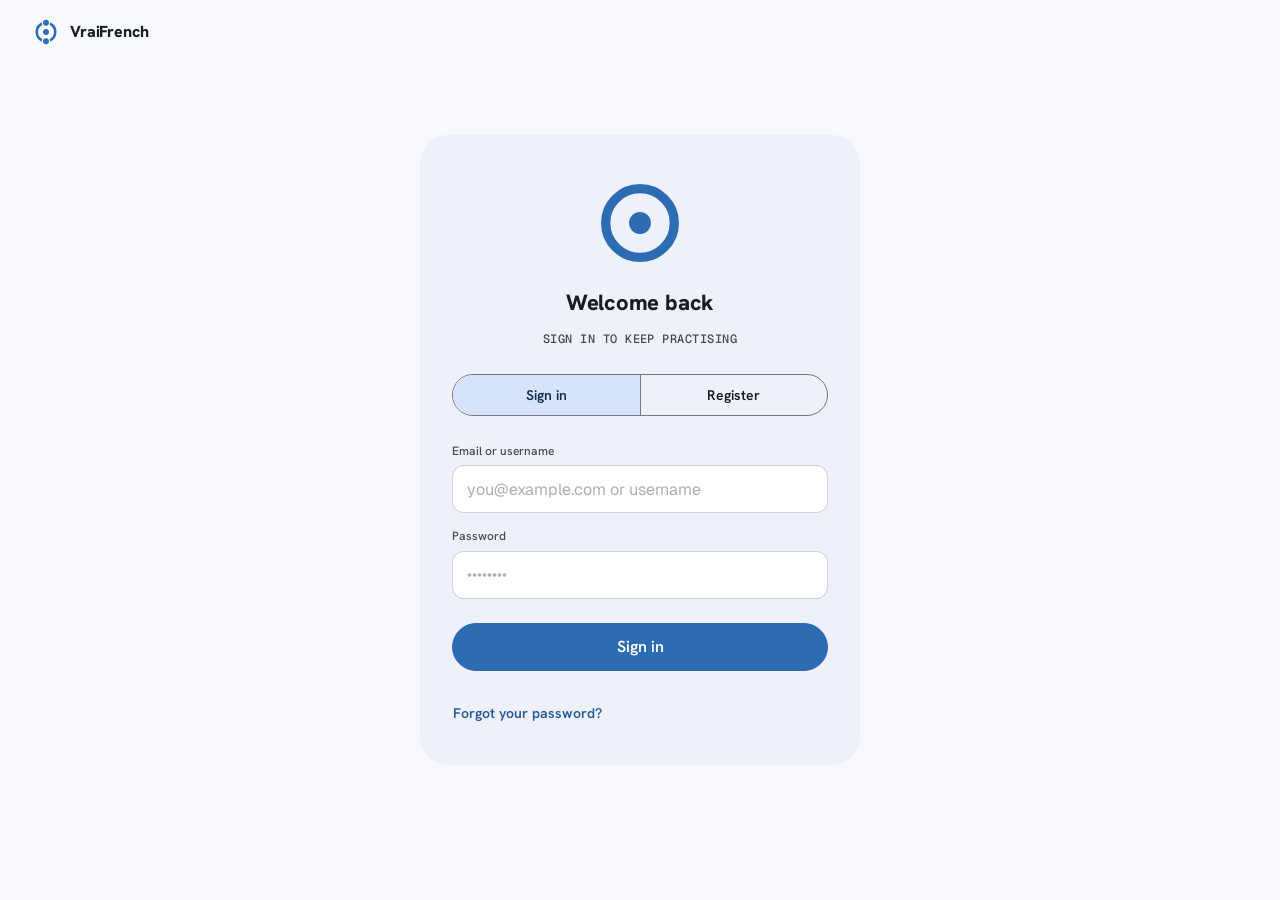
<file: static/login.html>
<!DOCTYPE html>
<html lang="en" data-mode="light">
<head>
  <meta charset="UTF-8">
  <meta name="viewport" content="width=device-width, initial-scale=1.0">
  <title>VraiFrench — Sign in</title>
  <link rel="preconnect" href="https://fonts.googleapis.com">
  <link rel="preconnect" href="https://fonts.gstatic.com" crossorigin>
  <link href="https://fonts.googleapis.com/css2?family=Geist+Mono:wght@400;500;600;700&family=Hanken+Grotesk:wght@400;500;600;700;800&display=swap" rel="stylesheet">
  <link rel="stylesheet" href="/static/vk-tokens.css">
  <link rel="stylesheet" href="/static/vk-components.css">
  <link rel="stylesheet" href="/static/vk-theme-light.css">
  <link rel="stylesheet" href="/static/vk-theme-atelier.css">
  <link rel="stylesheet" href="/static/vk-atelier-components.css">
  <style>
    /* Tonal (M3) sign-in — one surface card on the page tone, no borders.
       Card --vk-surface → nested panels --vk-surface-lowest. Sentence case,
       pill buttons, outlined 12px fields, segmented tabs. */
    body {
      font-family: var(--pa-font-sans);
      background: var(--vk-bg);
      color: var(--vk-fg-1);
      min-height: 100dvh;
      display: flex;
      flex-direction: column;
      margin: 0;
    }

    /* Top bar — same logo + wordmark as the landing nav; it links home */
    .lp-nav {
      display: flex;
      align-items: center;
      height: 64px;
      padding: 0 var(--vk-sp-6);
    }
    .lp-wordmark {
      display: inline-flex;
      align-items: center;
      gap: 10px;
      font-size: var(--vk-type-body-lg);
      font-weight: 800;
      letter-spacing: -0.01em;
      color: var(--vk-fg-1);
      text-decoration: none;
    }
    .lp-wordmark .pa-brand-mark { width: 28px; height: 28px; }

    main {
      flex: 1;
      display: flex;
      align-items: center;
      justify-content: center;
      padding: 24px 16px 88px;
    }

    .card {
      background: var(--vk-surface);
      border-radius: 28px;
      width: 100%;
      max-width: 440px;
      padding: 36px 32px 32px;
      box-sizing: border-box;
    }

    /* ── The atom — brand-mark.svg geometry, animated by state classes ──
       The rule: the atom rotates only once its form is completely filled in
       (.is-charged), on sign in and register alike.
       Sign in: nucleus and orbit together, bobbing; the email (or username)
       sends the first electron flying in, the password the second. Spins
       while the details are checked, shakes on a wrong password.
       Register: with no email yet, the nucleus and orbit drift apart,
       independently, as if in space. A valid email brings them together
       (Atom.settle glides each from wherever it is) and the atom bobs as
       one. Then a valid password sends the first electron flying in (top
       left) and the atom recoils as it catches it; the confirmation sends
       the second (bottom right); a complete form sets it rotating.
       Success, either way: the whole atom turns gold (--vk-voice-you) and
       spins fast. The cut round each electron is a disc in the card colour,
       so it travels with the electron.
       Nesting — svg (bob) > .atom-c1 / .atom-c2 (catch recoils) >
       nucleus + orbit (arrival) and .atom-spin > electrons (fly-in). */
    .atom-head {
      display: flex;
      flex-direction: column;
      align-items: center;
      gap: 10px;
      margin-bottom: 24px;
      text-align: center;
    }
    .atom { --atom-ink: var(--vk-brand-mark); width: 104px; height: 104px; }
    .atom svg { width: 100%; height: 100%; overflow: visible; }
    .atom.is-success { --atom-ink: var(--vk-voice-you); }
    .atom .ink-fill { fill: var(--atom-ink); transition: fill 400ms; }
    .atom .cut { fill: var(--vk-surface); }
    .atom-orbit { fill: none; stroke: var(--atom-ink); stroke-width: 9; transition: stroke 400ms; }
    .atom-halo {
      fill: none; stroke: var(--atom-ink); stroke-width: 1.5; opacity: 0;
      transform-origin: 50px 50px; transition: stroke 400ms;
    }
    .atom-spin, .atom-nuc, .atom-orbit-in { transform-origin: 50px 50px; }
    .atom-e1 { transform-origin: 50px 17px; }
    .atom-e2 { transform-origin: 50px 83px; }

    /* Register, no email yet: nucleus and orbit arrive and drift apart, each
       on its own path and period. .is-parting: they were together and a
       change to the email pulled them apart again, so no fresh arrival. */
    .atom.is-building:not(.has-email) .atom-nuc-in {
      animation: atom-nuc-arrive 1.4s cubic-bezier(.2, .7, .3, 1) both,
                 atom-nuc-drift 8s ease-in-out 1.4s infinite;
    }
    .atom.is-building:not(.has-email) .atom-orbit-in {
      animation: atom-orbit-arrive 1.7s cubic-bezier(.2, .7, .3, 1) both,
                 atom-orbit-drift 9.6s ease-in-out 1.7s infinite;
    }
    .atom.is-building.is-parting:not(.has-email) .atom-nuc-in {
      animation: atom-nuc-part 900ms ease-in-out both,
                 atom-nuc-drift 8s ease-in-out 900ms infinite;
    }
    .atom.is-building.is-parting:not(.has-email) .atom-orbit-in {
      animation: atom-orbit-part 900ms ease-in-out both,
                 atom-orbit-drift 9.6s ease-in-out 900ms infinite;
    }
    /* Together: electrons fly in and are caught; the atom bobs as one */
    .atom.is-building.has-email:not(.is-charged):not(.is-success) svg { animation: atom-bob 5s ease-in-out 1s infinite; }
    .atom.is-building:not(.has-e1) .atom-e1 { opacity: 0; transform: translate(-70px, -55px) scale(.55); }
    .atom.is-building:not(.has-e2) .atom-e2 { opacity: 0; transform: translate(70px, 55px) scale(.55); }
    .atom.is-building.has-e1 .atom-e1 { animation: atom-fly-1 850ms cubic-bezier(.25, .6, .3, 1) both; }
    .atom.is-building.has-e2 .atom-e2 { animation: atom-fly-2 850ms cubic-bezier(.25, .6, .3, 1) both; }
    .atom.is-building.has-e1 .atom-e1 .cut,
    .atom.is-building.has-e2 .atom-e2 .cut { animation: atom-cut-in 850ms both; }
    .atom.is-building.has-e1 .atom-c1 { animation: atom-catch-1 850ms ease-out; }
    .atom.is-building.has-e2 .atom-c2 { animation: atom-catch-2 850ms ease-out; }

    /* State: complete form rotates; checking / success spin fast */
    .atom.is-charged  .atom-spin { animation: atom-spin 5s linear infinite; }
    .atom.is-checking .atom-spin { animation: atom-spin 0.6s cubic-bezier(.5, 0, .5, 1) infinite; }
    .atom.is-success  .atom-spin { animation: atom-spin 0.7s linear infinite; }
    .atom.is-charged:not(.is-checking):not(.is-success) .atom-nuc { animation: atom-nuc 1.6s ease-in-out infinite; }
    .atom.is-charged  .atom-halo { animation: atom-halo 1.6s ease-out infinite; }
    .atom.is-checking .atom-halo,
    .atom.is-success  .atom-halo { animation: atom-halo 0.7s ease-out infinite; }
    .atom.is-shake { animation: atom-shake 0.45s ease-in-out; }

    /* Apart pose: nucleus low left, orbit up right, clear of each other.
       Each drift loop starts and ends on that pose. The drifts swing them
       wide apart (~130px) and back in to a near pass (~57px centre to
       centre) that never touches the ring; the two periods differ, so the
       pairing of near and far changes every cycle. */
    @keyframes atom-nuc-arrive {
      from { transform: translate(-84px, 34px); opacity: 0; }
      to   { transform: translate(-54px, 14px); opacity: 1; }
    }
    @keyframes atom-orbit-arrive {
      from { transform: translate(70px, -30px) rotate(-50deg) scale(.85); opacity: 0; }
      to   { transform: translate(40px, -8px) rotate(-18deg); opacity: 1; }
    }
    @keyframes atom-nuc-part {
      from { transform: none; }
      to   { transform: translate(-54px, 14px); }
    }
    @keyframes atom-orbit-part {
      from { transform: none; }
      to   { transform: translate(40px, -8px) rotate(-18deg); }
    }
    @keyframes atom-nuc-drift {
      0%, 100% { transform: translate(-54px, 14px); }
      30%      { transform: translate(-24px, 20px); }
      65%      { transform: translate(-72px, 6px); }
    }
    @keyframes atom-orbit-drift {
      0%, 100% { transform: translate(40px, -8px) rotate(-18deg); }
      40%      { transform: translate(22px, -14px) rotate(8deg); }
      75%      { transform: translate(58px, -2px) rotate(-40deg); }
    }
    @keyframes atom-bob {
      0%, 100% { transform: translateY(0) rotate(0deg); }
      50%      { transform: translateY(-3px) rotate(-2deg); }
    }
    /* Electrons arc in, overshoot their slot a touch, and settle */
    @keyframes atom-fly-1 {
      0%   { transform: translate(-70px, -55px) scale(.55); opacity: 0; }
      15%  { opacity: 1; }
      40%  { transform: translate(-38px, -12px) scale(.8); }
      70%  { transform: translate(3px, 2.5px) scale(1.08); }
      85%  { transform: translate(-1px, -.8px) scale(.98); }
      100% { transform: none; opacity: 1; }
    }
    @keyframes atom-fly-2 {
      0%   { transform: translate(70px, 55px) scale(.55); opacity: 0; }
      15%  { opacity: 1; }
      40%  { transform: translate(38px, 12px) scale(.8); }
      70%  { transform: translate(-3px, -2.5px) scale(1.08); }
      85%  { transform: translate(1px, .8px) scale(.98); }
      100% { transform: none; opacity: 1; }
    }
    @keyframes atom-cut-in { 0%, 65% { opacity: 0; } 100% { opacity: 1; } }
    /* The catch: the atom gives a little with the electron's momentum */
    @keyframes atom-catch-1 {
      0%, 62% { transform: none; }
      72%     { transform: translate(2.2px, 1.8px); }
      88%     { transform: translate(-.6px, -.5px); }
      100%    { transform: none; }
    }
    @keyframes atom-catch-2 {
      0%, 62% { transform: none; }
      72%     { transform: translate(-2.2px, -1.8px); }
      88%     { transform: translate(.6px, .5px); }
      100%    { transform: none; }
    }
    @keyframes atom-spin  { to { transform: rotate(360deg); } }
    @keyframes atom-nuc   { 50% { transform: scale(1.14); } }
    @keyframes atom-halo  { 0% { transform: scale(.86); opacity: .55; } 100% { transform: scale(1.2); opacity: 0; } }
    @keyframes atom-shake {
      0%, 100% { transform: translateX(0); }
      15% { transform: translateX(-8px); } 35% { transform: translateX(7px); }
      55% { transform: translateX(-5px); } 75% { transform: translateX(3px); }
    }
    @media (prefers-reduced-motion: reduce) {
      .atom *, .atom { animation: none !important; transition-duration: 1ms !important; }
    }

    .atom-title {
      font-size: var(--vk-type-title-lg, 22px);
      font-weight: 800;
      letter-spacing: -0.01em;
      color: var(--vk-fg-1);
    }
    .atom-caption {
      font-family: 'Geist Mono', monospace;
      font-size: 12px;
      font-weight: 500;
      letter-spacing: 0.04em;
      text-transform: uppercase;
      color: var(--vk-fg-2);
    }

    /* Sign in / Register — .vk-seg.is-block (JS toggles .active on .tab) */
    .tab-row { margin-bottom: 28px; }
    .tab-row > .tab { height: 40px; }

    .field { margin-bottom: 16px; }

    label {
      display: block;
      font: 500 var(--vk-type-label-md)/1.3 var(--pa-font-sans);
      color: var(--vk-fg-2);
      margin-bottom: 6px;
    }

    /* Fields are .vk-input — 48px, on the nested-panel tone */
    .field .vk-input { height: 48px; background: var(--vk-surface-lowest); font-size: var(--vk-type-body-lg); }
    .field .vk-input[readonly] { background: var(--vk-surface-2); border-color: transparent; }
    .field .vk-field-helper {
      margin-top: 6px;
      font: 400 var(--vk-type-body-sm)/1.45 var(--pa-font-sans);
      color: var(--vk-fg-2);
    }

    /* Submit buttons are .vk-btn.vk-btn-primary.lg; .btn is the layout hook */
    .btn { width: 100%; margin-top: 8px; }

    .error {
      font-size: var(--vk-type-body-md);
      color: var(--vk-error-text);
      margin-top: 12px;
      min-height: 1em;
    }
    .error:empty { margin-top: 0; }

    .hint {
      font-size: var(--vk-type-label-lg);
      color: var(--vk-fg-2);
      margin-top: 20px;
      line-height: 1.5;
    }

    .panel { display: none; }
    .panel.active { display: block; }

    /* Account type — .vk-filter-chip (JS toggles .active) */
    .type-row { display: flex; gap: 8px; }
    .type-row > .vk-filter-chip { flex: 1; justify-content: center; height: 40px; }
    #reg-hint { margin-top: 8px; }

    /* Invite banner — tonal */
    .banner {
      font-size: var(--vk-type-body-md);
      line-height: 1.5;
      color: var(--vk-on-tonal);
      background: var(--vk-tonal);
      border-radius: var(--vk-radius-ui);
      padding: 12px 14px;
      margin-bottom: 20px;
    }

    /* ── Change password sub-form ── */
    #change-pw-section {
      display: none;
      border-top: 1px solid var(--vk-outline-variant);
      margin-top: 24px;
      padding-top: 24px;
    }

    .section-label,
    .forgot-title {
      font-size: var(--vk-type-title-md);
      font-weight: 700;
      color: var(--vk-fg-1);
      margin-bottom: 14px;
    }

    /* Forgot / back — .vk-btn.vk-btn-text, nudged so the text (not the state layer) aligns */
    .forgot-link,
    .back-link { margin: 8px 0 0 -12px; }

    /* Forgot password — nested panel inside the card */
    .forgot-box {
      background: var(--vk-surface-lowest);
      border-radius: var(--vk-radius-card);
      padding: 20px 20px 12px;
    }

    .note {
      font-size: var(--vk-type-body-lg);
      color: var(--vk-fg-1);
      line-height: 1.6;
    }
    .note a { color: var(--vk-accent-text); font-weight: 600; }

    @media (max-width: 767px) {
      .lp-nav { padding: 0 var(--vk-sp-4); }
    }

    @media (max-width: 480px) {
      main { padding-bottom: 48px; }
      .card { padding: 28px 20px 24px; border-radius: 24px; }
    }
  </style>
</head>
<body data-theme="atelier">
<nav class="lp-nav">
  <a class="lp-wordmark" href="/"><span class="pa-brand-mark" aria-hidden="true"></span>VraiFrench</a>
</nav>

<main>
<div class="card">
  <div class="atom-head">
    <div class="atom" id="atom" aria-hidden="true">
      <svg viewBox="0 0 100 100">
        <circle class="atom-halo" cx="50" cy="50" r="46"/>
        <g class="atom-c1"><g class="atom-c2">
          <g class="atom-orbit-in"><circle class="atom-orbit" cx="50" cy="50" r="33"/></g>
          <g class="atom-nuc-in"><circle class="atom-nuc ink-fill" cx="50" cy="50" r="10.5"/></g>
          <g class="atom-spin">
            <g class="atom-e1"><circle class="cut" cx="50" cy="17" r="15"/><circle class="ink-fill" cx="50" cy="17" r="10.5"/></g>
            <g class="atom-e2"><circle class="cut" cx="50" cy="83" r="15"/><circle class="ink-fill" cx="50" cy="83" r="10.5"/></g>
          </g>
        </g></g>
      </svg>
    </div>
    <div class="atom-title" id="atom-title">Welcome back</div>
    <div class="atom-caption" id="atom-caption" aria-live="polite">Sign in to keep practising</div>
  </div>

  <div class="tab-row vk-seg is-block">
    <button class="tab active" onclick="showPanel('login', this)">Sign in</button>
    <button class="tab" onclick="showPanel('register', this)">Register</button>
  </div>

  <!-- Login panel -->
  <div id="panel-login" class="panel active">
    <div id="login-form-body">
      <div class="field">
        <label for="login-email">Email or username</label>
        <input class="vk-input" type="text" id="login-email" autocomplete="username" placeholder="you@example.com or username">
      </div>
      <div class="field">
        <label for="login-password">Password</label>
        <input class="vk-input" type="password" id="login-password" autocomplete="current-password" placeholder="••••••••">
      </div>
      <button class="vk-btn vk-btn-primary lg btn" id="login-btn" onclick="doLogin()">Sign in</button>
      <div class="error" id="login-error"></div>
      <button class="vk-btn vk-btn-text forgot-link" onclick="showForgot()">Forgot your password?</button>
    </div>

    <!-- Forgot password box (shown inline) -->
    <div id="forgot-box" class="forgot-box" style="display:none">
      <div class="forgot-title">Reset your password</div>
      <div id="forgot-sent" class="note" style="display:none">
        Check your inbox — if that email is registered you'll receive a reset link shortly.
      </div>
      <div id="forgot-form">
        <div class="field">
          <label for="forgot-email">Email address</label>
          <input class="vk-input" type="email" id="forgot-email" autocomplete="email" placeholder="you@example.com">
        </div>
        <button class="vk-btn vk-btn-primary lg btn" id="forgot-btn" onclick="doForgot()">Send reset link</button>
        <div class="error" id="forgot-error"></div>
      </div>
      <button class="vk-btn vk-btn-text back-link" onclick="hideForgot()">&larr; Back to sign in</button>
    </div>

    <!-- Reset password box (shown when ?reset=<token> in URL) -->
    <div id="reset-box" style="display:none">
      <div class="forgot-title">Set a new password</div>
      <div id="reset-done" class="note" style="display:none">
        Password updated. <a href="/login">Sign in</a>
      </div>
      <div id="reset-form">
        <div class="field">
          <label for="reset-pw">New password</label>
          <input class="vk-input" type="password" id="reset-pw" autocomplete="new-password" minlength="8" aria-describedby="reset-pw-help">
          <div class="vk-field-helper" id="reset-pw-help">At least 8 characters</div>
        </div>
        <div class="field">
          <label for="reset-pw-confirm">Confirm password</label>
          <input class="vk-input" type="password" id="reset-pw-confirm" autocomplete="new-password" placeholder="Repeat password">
        </div>
        <button class="vk-btn vk-btn-primary lg btn" id="reset-btn" onclick="doReset()">Set new password</button>
        <div class="error" id="reset-error"></div>
      </div>
    </div>

    <!-- Force password change sub-form (shown inline after login if required) -->
    <div id="change-pw-section">
      <div class="section-label">Set a new password</div>
      <div class="field">
        <label for="new-pw">New password</label>
        <input class="vk-input" type="password" id="new-pw" autocomplete="new-password" minlength="8" aria-describedby="new-pw-help">
        <div class="vk-field-helper" id="new-pw-help">At least 8 characters</div>
      </div>
      <div class="field">
        <label for="new-pw-confirm">Confirm password</label>
        <input class="vk-input" type="password" id="new-pw-confirm" autocomplete="new-password" placeholder="Repeat password">
      </div>
      <button class="vk-btn vk-btn-primary lg btn" id="change-pw-btn" onclick="doChangePw()">Set password &amp; continue</button>
      <div class="error" id="change-pw-error"></div>
    </div>
  </div>

  <!-- Register panel -->
  <div id="panel-register" class="panel">
    <div id="invite-banner" class="banner" style="display:none"></div>
    <div class="field">
      <label for="reg-email">Email</label>
      <input class="vk-input" type="email" id="reg-email" autocomplete="email" placeholder="you@example.com">
    </div>
    <div class="field">
      <label for="reg-password">Password</label>
      <input class="vk-input" type="password" id="reg-password" autocomplete="new-password" minlength="8" aria-describedby="reg-password-help">
      <div class="vk-field-helper" id="reg-password-help">At least 8 characters</div>
    </div>
    <div class="field">
      <label for="reg-password-confirm">Confirm password</label>
      <input class="vk-input" type="password" id="reg-password-confirm" autocomplete="new-password" placeholder="Repeat password">
    </div>
    <div class="field" id="reg-type-field">
      <label>I am a</label>
      <div class="type-row">
        <button type="button" id="type-student" class="vk-filter-chip type-pill active" onclick="setAccountType('student')">Student</button>
        <button type="button" id="type-teacher" class="vk-filter-chip type-pill" onclick="setAccountType('teacher')">Teacher</button>
      </div>
      <p class="hint" id="reg-hint">Solo learner account — practice at your own pace.</p>
    </div>
    <div class="field" id="reg-code-field">
      <label for="reg-code">Registration code</label>
      <input class="vk-input" type="text" id="reg-code" autocomplete="off" placeholder="Enter the code you were given">
    </div>
    <button class="vk-btn vk-btn-primary lg btn" id="reg-btn" onclick="doRegister()">Create account</button>
    <div class="error" id="reg-error"></div>
  </div>
</div>
</main>

<script>
  let _pendingToken  = null;
  let _inviteToken   = null;
  let _accountType   = 'student';

  // ── The atom (see the .atom styles) ──────────────────────────────────────
  // render() reads the form and sets the atom's state classes and captions.
  const Atom = (() => {
    const el      = document.getElementById('atom');
    const title   = document.getElementById('atom-title');
    const caption = document.getElementById('atom-caption');
    let mode = 'login';   // 'login' | 'register'
    let busy = null;      // null | 'checking' | 'success'
    let together = false; // register: nucleus and orbit have settled into one atom
    let parted = false;   // …and a change to the email pulled them apart again
    const val = id => document.getElementById(id).value;
    const bodies = el.querySelectorAll('.atom-nuc-in, .atom-orbit-in');
    const reduced = () => !!(window.matchMedia && matchMedia('(prefers-reduced-motion: reduce)').matches);

    // Glide the nucleus and orbit from wherever their drift has them to rest.
    // CSS can't start a transition from a running animation's pose, so read
    // each pose before the class change and animate from it.
    function settle(from) {
      bodies.forEach((g, i) => g.animate(
        [{ transform: from[i].transform, opacity: from[i].opacity }, { transform: 'none', opacity: 1 }],
        { duration: 1000, easing: 'cubic-bezier(.3, .7, .2, 1)' }
      ));
    }

    function regParts() {
      const pw = val('reg-password');
      const pwOk = pw.length >= 8;
      return {
        email: /.+@.+\..+/.test(val('reg-email').trim()),
        e1:    pwOk,
        e2:    pwOk && val('reg-password-confirm') === pw,
        code:  !!_inviteToken || val('reg-code').trim().length > 0,
      };
    }

    function render() {
      const cls = ['atom'];
      let t, c, settleFrom = null;
      if (mode === 'register') {
        const p = regParts();
        const charged = p.email && p.e1 && p.e2 && p.code;
        const have = [p.email, p.e1, p.e2, !_inviteToken && p.code].filter(Boolean).length;
        // The email brings nucleus and orbit together; electrons only come
        // once they are one atom
        const joined = p.email || !!busy;
        cls.push('is-building');
        if (joined) cls.push('has-email');
        else if (together || parted) { parted = true; cls.push('is-parting'); }
        if (joined && (p.e1 || busy)) cls.push('has-e1');
        if (joined && (p.e2 || busy)) cls.push('has-e2');
        if (charged) cls.push('is-charged');
        if (joined && !together && !reduced()) {
          settleFrom = [...bodies].map(g => {
            const cs = getComputedStyle(g);
            return { transform: cs.transform, opacity: cs.opacity };
          });
        }
        together = joined;
        // Register goes gold as soon as the account is being created
        if (busy)            cls.push('is-success');
        const total = _inviteToken ? 3 : 4;
        if (busy === 'success')       { t = 'Bienvenue'; c = 'Your account is ready'; }
        else if (busy === 'checking') { t = 'Creating your account'; c = 'One moment'; }
        else if (charged)             { t = 'Create your account'; c = 'All fields complete'; }
        else {
          t = 'Create your account';
          c = have ? have + ' of ' + total + ' fields complete' : total + ' fields to complete';
        }
      } else {
        // Nucleus and orbit start together; the email (or username) sends
        // the first electron in, the password the second
        const e1 = !!val('login-email').trim();
        const e2 = !!val('login-password');
        cls.push('is-building', 'has-email');
        if (e1 || busy) cls.push('has-e1');
        if (e2 || busy) cls.push('has-e2');
        if (busy === 'success')       { cls.push('is-success');  t = 'Bon retour'; c = 'Opening your practice…'; }
        else if (busy === 'checking') { cls.push('is-checking'); t = 'Welcome back'; c = 'Checking…'; }
        else {
          // The rule: a completely filled-in form rotates
          if (e1 && e2) cls.push('is-charged');
          t = 'Welcome back'; c = 'Sign in to keep practising';
        }
      }
      if (el.classList.contains('is-shake')) cls.push('is-shake');
      el.className = cls.join(' ');
      if (settleFrom) settle(settleFrom);
      title.textContent = t;
      caption.textContent = c;
    }

    el.addEventListener('animationend', e => {
      if (e.target === el) { el.classList.remove('is-shake'); }
    });
    document.addEventListener('input', render);
    render();   // start from the form's state, not the markup's complete logo

    return {
      render,
      setMode(m) { mode = m; busy = null; together = false; parted = false; render(); },
      setBusy(b) { busy = b; render(); },
      // A failed attempt: stop, shake, and fall back to the form's state
      fail() {
        busy = null;
        el.classList.remove('is-shake');
        void el.offsetWidth;          // restart the shake if it's already running
        el.classList.add('is-shake');
        render();
      },
    };
  })();

  function setAccountType(type) {
    _accountType = type;
    document.getElementById('type-student').classList.toggle('active', type === 'student');
    document.getElementById('type-teacher').classList.toggle('active', type === 'teacher');
    const hint = document.getElementById('reg-hint');
    hint.textContent = type === 'teacher'
      ? 'Teacher account — includes analytics dashboard and student management.'
      : 'Solo learner account — practice at your own pace.';
  }

  function switchToRegister() {
    document.querySelectorAll('.panel').forEach(p => p.classList.remove('active'));
    document.querySelectorAll('.tab').forEach(t => t.classList.remove('active'));
    document.getElementById('panel-register').classList.add('active');
    document.querySelector('.tab[onclick*="register"]').classList.add('active');
    Atom.setMode('register');
  }

  // Read URL params: ?tab=register | ?invite=… | ?reset=…
  (() => {
    const params = new URLSearchParams(location.search);
    const tab    = params.get('tab');
    const invite = params.get('invite');
    const email  = params.get('email');
    const reset  = params.get('reset');

    if (reset) {
      document.getElementById('login-form-body').style.display = 'none';
      document.getElementById('change-pw-section').style.display = 'none';
      document.getElementById('reset-box').style.display = 'block';
      return;
    }

    if (tab === 'register') switchToRegister();

    if (!invite) return;
    _inviteToken = invite;
    switchToRegister();
    // Pre-fill email and lock it
    if (email) {
      const el = document.getElementById('reg-email');
      el.value = decodeURIComponent(email);
      el.readOnly = true;
    }
    // Show invite banner and hide type/code fields — invite determines role automatically
    document.getElementById('invite-banner').style.display = 'block';
    document.getElementById('invite-banner').textContent = 'You have been invited by your teacher. Create your account below.';
    document.getElementById('reg-type-field').style.display = 'none';
    document.getElementById('reg-code-field').style.display = 'none';
    Atom.render();
  })();

  function showPanel(name, btn) {
    document.querySelectorAll('.panel').forEach(p => p.classList.remove('active'));
    document.querySelectorAll('.tab').forEach(t => t.classList.remove('active'));
    document.getElementById('panel-' + name).classList.add('active');
    btn.classList.add('active');
    document.getElementById('change-pw-section').style.display = 'none';
    hideForgot();
    _pendingToken = null;
    Atom.setMode(name);
  }

  function showForgot() {
    const email = document.getElementById('login-email').value.trim();
    if (email) document.getElementById('forgot-email').value = email;
    document.getElementById('forgot-box').style.display = 'block';
    document.getElementById('login-form-body').style.display = 'none';
    document.getElementById('change-pw-section').style.display = 'none';
  }

  function hideForgot() {
    document.getElementById('forgot-box').style.display = 'none';
    document.getElementById('login-form-body').style.display = 'block';
    document.getElementById('forgot-sent').style.display = 'none';
    document.getElementById('forgot-form').style.display = 'block';
    document.getElementById('forgot-error').textContent = '';
  }

  async function doForgot() {
    const email = document.getElementById('forgot-email').value.trim();
    const errEl = document.getElementById('forgot-error');
    const btn   = document.getElementById('forgot-btn');
    errEl.textContent = '';
    if (!email) { errEl.textContent = 'Enter your email address.'; return; }
    btn.disabled = true;
    try {
      await fetch('/auth/forgot-password', {
        method: 'POST',
        headers: { 'Content-Type': 'application/json' },
        body: JSON.stringify({ email }),
      });
      document.getElementById('forgot-form').style.display = 'none';
      document.getElementById('forgot-sent').style.display = 'block';
    } catch (e) {
      errEl.textContent = 'Connection error. Try again.';
      btn.disabled = false;
    }
  }

  async function doReset() {
    const token   = new URLSearchParams(location.search).get('reset');
    const pw      = document.getElementById('reset-pw').value;
    const confirm = document.getElementById('reset-pw-confirm').value;
    const errEl   = document.getElementById('reset-error');
    const btn     = document.getElementById('reset-btn');
    errEl.textContent = '';
    if (pw !== confirm)  { errEl.textContent = 'Passwords do not match.'; return; }
    if (pw.length < 8)   { errEl.textContent = 'Password must be at least 8 characters.'; return; }
    btn.disabled = true;
    try {
      const res  = await fetch('/auth/reset-password', {
        method: 'POST',
        headers: { 'Content-Type': 'application/json' },
        body: JSON.stringify({ token, new_password: pw }),
      });
      const data = await res.json();
      if (!res.ok) { errEl.textContent = data.detail || 'Reset failed.'; btn.disabled = false; return; }
      document.getElementById('reset-form').style.display = 'none';
      document.getElementById('reset-done').style.display = 'block';
    } catch (e) {
      errEl.textContent = 'Connection error. Try again.';
      btn.disabled = false;
    }
  }

  function escHtml(s) {
    return String(s).replace(/&/g,'&amp;').replace(/</g,'&lt;').replace(/>/g,'&gt;').replace(/"/g,'&quot;');
  }

  function storeAndRedirect(data) {
    localStorage.setItem('ft_jwt', data.access_token);
    localStorage.setItem('ft_refresh_token', data.refresh_token);
    if (data.access_code) localStorage.setItem('ft_access_code', data.access_code);

    const role = data.role;
    const dest = role === 'super_admin' ? '/admin'
      : role === 'teacher' ? '/analytics/dashboard'
      : '/app';
    // Hold on the gold atom for a beat before leaving
    Atom.setBusy('success');
    const reduced = window.matchMedia && matchMedia('(prefers-reduced-motion: reduce)').matches;
    setTimeout(() => { location.href = dest; }, reduced ? 0 : 1100);
  }

  async function doLogin() {
    const email    = document.getElementById('login-email').value.trim();
    const password = document.getElementById('login-password').value;
    const errEl    = document.getElementById('login-error');
    const btn      = document.getElementById('login-btn');
    errEl.textContent = '';
    if (!email || !password) { errEl.textContent = 'Email (or username) and password required.'; return; }
    btn.disabled = true;
    Atom.setBusy('checking');
    try {
      const res = await fetch('/auth/login', {
        method: 'POST',
        headers: { 'Content-Type': 'application/json' },
        body: JSON.stringify({ email, password }),
      });
      const data = await res.json();
      if (!res.ok) { errEl.textContent = data.detail || 'Login failed.'; btn.disabled = false; Atom.fail(); return; }

      if (data.force_pw_change) {
        _pendingToken = data;
        document.getElementById('change-pw-section').style.display = 'block';
        document.getElementById('new-pw').focus();
        btn.disabled = false;
        Atom.setBusy(null);
        return;
      }
      storeAndRedirect(data);
    } catch (e) {
      errEl.textContent = 'Connection error. Is the server running?';
      btn.disabled = false;
      Atom.fail();
    }
  }

  async function doChangePw() {
    const newPw      = document.getElementById('new-pw').value;
    const confirm    = document.getElementById('new-pw-confirm').value;
    const errEl      = document.getElementById('change-pw-error');
    const btn        = document.getElementById('change-pw-btn');
    errEl.textContent = '';
    if (!newPw) { errEl.textContent = 'Password required.'; return; }
    if (newPw !== confirm) { errEl.textContent = 'Passwords do not match.'; return; }
    if (newPw.length < 8) { errEl.textContent = 'Password must be at least 8 characters.'; return; }
    btn.disabled = true;

    const currentPw = document.getElementById('login-password').value;
    try {
      const res = await fetch('/auth/change-password', {
        method: 'POST',
        headers: {
          'Content-Type': 'application/json',
          'Authorization': 'Bearer ' + _pendingToken.access_token,
        },
        body: JSON.stringify({ current_password: currentPw, new_password: newPw }),
      });
      if (!res.ok) {
        const data = await res.json();
        errEl.textContent = data.detail || 'Failed to update password.';
        btn.disabled = false;
        return;
      }
      const refreshRes = await fetch('/auth/refresh', {
        method: 'POST',
        headers: { 'Content-Type': 'application/json' },
        body: JSON.stringify({ refresh_token: _pendingToken.refresh_token }),
      });
      const refreshData = await refreshRes.json();
      _pendingToken.access_token = refreshData.access_token;
      _pendingToken.force_pw_change = false;
      storeAndRedirect(_pendingToken);
    } catch (e) {
      errEl.textContent = 'Connection error.';
      btn.disabled = false;
    }
  }

  async function doRegister() {
    const email    = document.getElementById('reg-email').value.trim();
    const password = document.getElementById('reg-password').value;
    const confirm  = document.getElementById('reg-password-confirm').value;
    const errEl    = document.getElementById('reg-error');
    const btn      = document.getElementById('reg-btn');
    errEl.textContent = '';
    if (!email || !password) { errEl.textContent = 'Email and password required.'; return; }
    if (password !== confirm) { errEl.textContent = 'Passwords do not match.'; return; }
    if (password.length < 8)  { errEl.textContent = 'Password must be at least 8 characters.'; return; }
    btn.disabled = true;
    const regCode = document.getElementById('reg-code').value.trim();
    const body = { email, password, is_teacher: _accountType === 'teacher', registration_code: regCode };
    if (_inviteToken) body.invite_token = _inviteToken;
    Atom.setBusy('checking');
    try {
      const res = await fetch('/auth/register', {
        method: 'POST',
        headers: { 'Content-Type': 'application/json' },
        body: JSON.stringify(body),
      });
      const data = await res.json();
      if (!res.ok) { errEl.textContent = data.detail || 'Registration failed.'; btn.disabled = false; Atom.fail(); return; }
      storeAndRedirect(data);
    } catch (e) {
      errEl.textContent = 'Connection error. Is the server running?';
      btn.disabled = false;
      Atom.fail();
    }
  }

  document.addEventListener('keydown', e => {
    if (e.key !== 'Enter') return;
    const loginActive = document.getElementById('panel-login').classList.contains('active');
    const regActive   = document.getElementById('panel-register').classList.contains('active');
    const changePwVisible = document.getElementById('change-pw-section').style.display !== 'none';
    const forgotVisible   = document.getElementById('forgot-box').style.display !== 'none';
    if (forgotVisible) return;
    if (loginActive && changePwVisible) doChangePw();
    else if (loginActive) doLogin();
    else if (regActive) doRegister();
  });

  // Redirect if already logged in — but only once the server accepts the token.
  // Trusting the token's own expiry let a rejected token loop /login ↔ /admin;
  // a token the server turns down is cleared so the sign-in form stays up.
  (async () => {
    const token = localStorage.getItem('ft_jwt');
    if (!token) return;
    try {
      const payload = JSON.parse(atob(token.split('.')[1]));
      if (payload.exp * 1000 <= Date.now()) return;
      const res = await fetch('/auth/me', { headers: { 'Authorization': 'Bearer ' + token } });
      if (!res.ok) throw new Error('rejected');
      const me = await res.json();
      if (me.role === 'super_admin') {
        location.href = '/admin';
      } else if (me.role === 'teacher') {
        location.href = '/analytics/dashboard';
      } else {
        location.href = '/app';
      }
    } catch (_) {
      localStorage.removeItem('ft_jwt');
      localStorage.removeItem('ft_refresh_token');
      localStorage.removeItem('ft_access_code');
    }
  })();
</script>
</body>
</html>
</file>
<file: kronos-design-handoff/tokens-v3.css>
/* ==========================================================================
   Kronos v3 — TOKENS (consolidated, canonical)
   Cerulean direction promoted out of v2.5's picker.
   Carries forward: 11-step neutral scale, elevation tokens, density modes,
   named motion tokens, focus-ring system.
   Namespace: --k3-*
   ========================================================================== */

/* ==========================================================================
   Kronos v2.5 — SHARED tokens
   Direction-agnostic: neutrals, type, spacing, motion, elevation, density.
   Accent + complement + semantic-info live in tokens-teal.css / tokens-cerulean.css.
   ========================================================================== */

@import url('https://fonts.googleapis.com/css2?family=Anton&family=IBM+Plex+Mono:wght@400;500;600;700&family=IBM+Plex+Sans:wght@300;400;500;600;700&display=swap');

:root {
  /* ------------------------------------------------------------------
     NEUTRAL SCALE — 11 steps, cool 1° tint (~210° hue at 2% sat)
     Replaces v2's 4-grey system. Aliases below keep --k2-* compat.
     ------------------------------------------------------------------ */
  --k3-n-50:  #FAFBFB;
  --k3-n-100: #F2F3F4;
  --k3-n-200: #E4E6E8;
  --k3-n-300: #CDD0D3;
  --k3-n-400: #A8ACB0;
  --k3-n-500: #80858A;
  --k3-n-600: #5C6166;
  --k3-n-700: #44484C;
  --k3-n-800: #2E3134;
  --k3-n-900: #1C1E20;
  --k3-n-950: #0F1012;

  /* Surfaces */
  --k3-bg:        var(--k3-n-50);
  --k3-surface:   #FFFFFF;
  --k3-surface-2: var(--k3-n-100);    /* sunken / nested surface */
  --k3-sidebar:   var(--k3-n-900);

  /* Foreground roles (alias into scale) */
  --k3-fg-1:      var(--k3-n-900);    /* primary text — 16:1 */
  --k3-fg-2:      var(--k3-n-700);    /* secondary    — 10:1 */
  --k3-fg-3:      var(--k3-n-600);    /* muted        — 6.4:1 */
  --k3-fg-4:      var(--k3-n-500);    /* hint         — 4.6:1 */
  --k3-fg-inverse: #FFFFFF;

  /* On dark */
  --k3-fg-on-dark-1: #FFFFFF;
  --k3-fg-on-dark-2: rgba(255,255,255,0.78);
  --k3-fg-on-dark-3: rgba(255,255,255,0.56);

  /* Borders (alias into neutral scale, NTC-safe) */
  --k3-border-heavy: var(--k3-n-900);
  --k3-border-mid:   var(--k3-n-300);
  --k3-border-light: var(--k3-n-200);
  --k3-border-hover: var(--k3-n-600);

  /* Disabled */
  --k3-disabled-fg:     var(--k3-n-400);
  --k3-disabled-bg:     var(--k3-n-100);
  --k3-disabled-border: var(--k3-n-300);

  /* ------------------------------------------------------------------
     SEMANTIC (per-direction can override --k3-blue)
     ------------------------------------------------------------------ */
  --k3-red:          #A8281C;
  --k3-red-bg:       #FBEBE9;
  --k3-red-border:   #E5A5A0;
  --k3-green:        #1F5A40;
  --k3-green-bg:     #E6F0EB;
  --k3-green-border: #A7C9B7;
  --k3-amber:        #8A5A00;
  --k3-amber-bg:     #FBF1D9;
  --k3-amber-border: #E0BE6E;
  --k3-blue:         #1F4D8E;          /* OVERRIDDEN in cerulean direction */
  --k3-blue-bg:      #E7EEF8;
  --k3-blue-border:  #A6BCDC;

  /* ------------------------------------------------------------------
     TYPE
     ------------------------------------------------------------------ */
  --k3-font-display: 'Anton', 'Impact', 'Arial Black', 'Helvetica Neue', sans-serif;
  --k3-font-ui:      'IBM Plex Mono', 'Courier New', monospace;
  --k3-font-body:    'IBM Plex Sans', system-ui, -apple-system, 'Segoe UI', sans-serif;

  /* Scale (12px floor) */
  --k3-text-2xs:  0.75rem;
  --k3-text-xs:   0.8125rem;
  --k3-text-sm:   0.875rem;
  --k3-text-base: 1rem;
  --k3-text-md:   1.125rem;
  --k3-text-lg:   1.375rem;
  --k3-text-xl:   1.75rem;
  --k3-text-2xl:  2.5rem;
  --k3-text-3xl:  3.5rem;
  --k3-text-4xl:  4.5rem;     /* Anton workhorse */
  --k3-text-5xl:  6rem;

  /* Tracking */
  --k3-track-tight:   0.04em;
  --k3-track-ui:      0.08em;
  --k3-track-label:   0.10em;
  --k3-track-display: 0.04em;

  /* ------------------------------------------------------------------
     SPACING — 8px grid (kept from v2)
     ------------------------------------------------------------------ */
  --k3-s-1:   4px;
  --k3-s-2:   8px;
  --k3-s-3:  12px;
  --k3-s-4:  16px;
  --k3-s-5:  24px;
  --k3-s-6:  32px;
  --k3-s-7:  48px;
  --k3-s-8:  64px;
  --k3-s-9:  96px;
  --k3-s-10: 128px;

  --k3-sidebar-width: 244px;
  --k3-content-max:   1120px;

  /* ------------------------------------------------------------------
     MOTION — named tokens (NEW in v2.5)
     ------------------------------------------------------------------ */
  --k3-ease:             cubic-bezier(0.4, 0, 0.2, 1);
  --k3-ease-out:         cubic-bezier(0, 0, 0.2, 1);
  --k3-motion-quick:     80ms;
  --k3-motion-base:     150ms;
  --k3-motion-emphasis: 240ms;
  --k3-motion-enter:    320ms;

  /* ------------------------------------------------------------------
     ELEVATION — TWO tokens. Floating UI ONLY (NEW)
     Cards/buttons stay flat. Dropdowns/popovers/toasts/modals lift.
     ------------------------------------------------------------------ */
  --k3-elev-1:
    0 1px 0 var(--k3-border-mid),
    0 4px 12px -2px rgba(15, 16, 18, 0.10),
    0 1px 3px rgba(15, 16, 18, 0.06);
  --k3-elev-2:
    0 1px 0 var(--k3-border-mid),
    0 16px 32px -8px rgba(15, 16, 18, 0.18),
    0 4px 8px rgba(15, 16, 18, 0.08);

  /* ------------------------------------------------------------------
     DENSITY — multiplier (NEW)
     Default = cozy. Set [data-density="compact"] to tighten rows/lists.
     ------------------------------------------------------------------ */
  --k3-density-pad-y:  10px;
  --k3-density-pad-x:  14px;
  --k3-density-row-y:  12px;
  --k3-density-gap:    var(--k3-s-3);
  --k3-density-text:   var(--k3-text-sm);
}

[data-density="compact"] {
  --k3-density-pad-y:  6px;
  --k3-density-pad-x:  10px;
  --k3-density-row-y:  6px;
  --k3-density-gap:    8px;
  --k3-density-text:   var(--k3-text-xs);
}

@media (prefers-reduced-motion: reduce) {
  :root {
    --k3-motion-quick:    0ms;
    --k3-motion-base:     0ms;
    --k3-motion-emphasis: 0ms;
    --k3-motion-enter:    0ms;
  }
}

/* ------------------------------------------------------------------
   FOCUS RING — accent-aware, defined here as a black halo + accent ring
   ------------------------------------------------------------------ */
:root {
  --k3-focus-ring:
    0 0 0 2px var(--k3-surface),
    0 0 0 4px var(--k3-accent, var(--k3-fg-1));
  --k3-focus-ring-inverse:
    0 0 0 2px var(--k3-sidebar),
    0 0 0 4px var(--k3-accent-light, #fff);
}


/* ==========================================================================
   Kronos v2.5 — CERULEAN direction
   - Primary accent: cerulean #137CB6 at 11 steps, engineer voice
   - Complement: warm rust (true complement to cerulean ~199°)
   - Semantic info-blue recolored to grey-blue to avoid two-blues conflict
   ========================================================================== */

:root {
  /* Accent — Cerulean 11-step (#137CB6 at step 500) */
  --k3-accent-50:  #E6F2F9;
  --k3-accent-100: #C6E0F0;
  --k3-accent-200: #9BCAE6;
  --k3-accent-300: #6FAFD8;
  --k3-accent-400: #4794C7;
  --k3-accent-500: #137CB6;   /* user's wireframe blue */
  --k3-accent-600: #1068A0;
  --k3-accent-700: #0E5582;   /* text-safe — 8.6:1 on white */
  --k3-accent-800: #0A4366;
  --k3-accent-900: #07334D;
  --k3-accent-950: #052336;

  /* Accent semantic aliases — note text default is 700 (not 500)
     because 500 is only 4.6:1 — barely AA on body text */
  --k3-accent:         var(--k3-accent-700);  /* text use */
  --k3-accent-text:    var(--k3-accent-700);
  --k3-accent-rail:    var(--k3-accent-500);  /* the brand-mark blue */
  --k3-accent-deco:    var(--k3-accent-300);
  --k3-accent-bg:      var(--k3-accent-50);
  --k3-accent-bg-2:    var(--k3-accent-100);
  --k3-accent-surface: var(--k3-accent-700);  /* loud surfaces — use 700 for contrast against white type */
  --k3-accent-light:   var(--k3-accent-300);

  /* Complement — Warm rust 11-step (~20° hue, blueprint-pencil warm) */
  --k3-comp-50:   #FBEEE6;
  --k3-comp-100:  #F7DCC9;
  --k3-comp-200:  #EFB994;
  --k3-comp-300:  #E59465;
  --k3-comp-400:  #D26035;
  --k3-comp-500:  #B14826;
  --k3-comp-600:  #93371D;
  --k3-comp-700:  #762B17;
  --k3-comp-800:  #582012;
  --k3-comp-900:  #3D170D;
  --k3-comp-950:  #240D07;

  --k3-comp:       var(--k3-comp-600);
  --k3-comp-text:  var(--k3-comp-600);
  --k3-comp-rail:  var(--k3-comp-500);
  --k3-comp-bg:    var(--k3-comp-50);
  --k3-comp-bg-2:  var(--k3-comp-100);
  --k3-comp-deco:  var(--k3-comp-300);

  /* RECOLOR semantic info to grey-blue — avoids two-blues conflict */
  --k3-blue:        #3D556E;
  --k3-blue-bg:     #ECEFF3;
  --k3-blue-border: #B4BFCC;
}
</file>
<file: kronos-design-handoff/components-v3.css>
/* ==========================================================================
   Kronos v2.5 — COMPONENTS (direction-agnostic)
   All component styles reference --k3-accent-*, --k3-comp-*, --k3-n-*.
   Same stylesheet works with either tokens-teal.css or tokens-cerulean.css.
   ========================================================================== */

*, *::before, *::after { box-sizing: border-box; }
html, body { margin: 0; padding: 0; }
body {
  font-family: var(--k3-font-body);
  background: var(--k3-bg);
  color: var(--k3-fg-1);
  -webkit-font-smoothing: antialiased;
  text-rendering: optimizeLegibility;
}

/* ---------- Type primitives ---------- */
.k3-display {
  font-family: var(--k3-font-display);
  font-size: var(--k3-text-3xl);
  letter-spacing: var(--k3-track-display);
  text-transform: uppercase;
  color: var(--k3-fg-1);
  line-height: 1;
}
.k3-h1 {
  font-family: var(--k3-font-body);
  font-weight: 600;
  font-size: var(--k3-text-xl);
  letter-spacing: -0.01em;
  color: var(--k3-fg-1);
  line-height: 1.2;
  margin: 0;
}
.k3-h2 {
  font-family: var(--k3-font-body);
  font-weight: 600;
  font-size: var(--k3-text-lg);
  letter-spacing: -0.005em;
  color: var(--k3-fg-1);
  line-height: 1.3;
  margin: 0;
}
.k3-h3 {
  font-family: var(--k3-font-body);
  font-weight: 600;
  font-size: var(--k3-text-md);
  color: var(--k3-fg-1);
  line-height: 1.35;
  margin: 0;
}
.k3-body {
  font-family: var(--k3-font-body);
  font-size: var(--k3-text-base);
  line-height: 1.65;
  color: var(--k3-fg-2);
  margin: 0;
  max-width: 62ch;
}
.k3-helper {
  font-family: var(--k3-font-body);
  font-size: var(--k3-text-xs);
  line-height: 1.5;
  color: var(--k3-fg-3);
  margin: 0;
}
.k3-helper.is-error { color: var(--k3-red); }
.k3-eyebrow {
  font-family: var(--k3-font-ui);
  font-size: var(--k3-text-2xs);
  font-weight: 600;
  letter-spacing: var(--k3-track-label);
  text-transform: uppercase;
  color: var(--k3-fg-3);
}
.k3-label {
  font-family: var(--k3-font-body);
  font-size: var(--k3-text-xs);
  font-weight: 500;
  color: var(--k3-fg-1);
}
.k3-link {
  color: var(--k3-accent);
  text-decoration: underline;
  text-decoration-thickness: 1px;
  text-underline-offset: 3px;
}
.k3-link:hover { color: var(--k3-fg-1); }
.k3-link:focus-visible { outline: none; box-shadow: var(--k3-focus-ring); }

/* ---------- Buttons ---------- */
.k3-btn {
  font-family: var(--k3-font-ui);
  font-size: var(--k3-text-xs);
  font-weight: 600;
  letter-spacing: var(--k3-track-ui);
  text-transform: uppercase;
  cursor: pointer;
  display: inline-flex;
  align-items: center;
  justify-content: center;
  gap: 8px;
  padding: 9px 16px;
  min-height: 36px;
  border: 1px solid transparent;
  background: transparent;
  color: inherit;
  transition: background var(--k3-motion-quick) var(--k3-ease),
              color var(--k3-motion-quick) var(--k3-ease),
              border-color var(--k3-motion-quick) var(--k3-ease),
              box-shadow var(--k3-motion-quick) var(--k3-ease);
  outline: none;
  text-decoration: none;
}
.k3-btn:focus-visible { box-shadow: var(--k3-focus-ring); }
.k3-btn[disabled] {
  cursor: not-allowed;
  color: var(--k3-disabled-fg) !important;
  background: var(--k3-disabled-bg) !important;
  border-color: var(--k3-disabled-border) !important;
}

.k3-btn-primary {
  background: var(--k3-fg-1);
  color: var(--k3-fg-inverse);
  border-color: var(--k3-fg-1);
}
.k3-btn-primary:hover {
  background: var(--k3-accent);
  border-color: var(--k3-accent);
}
.k3-btn-accent {
  background: var(--k3-accent);
  color: #fff;
  border-color: var(--k3-accent);
}
.k3-btn-accent:hover {
  background: var(--k3-accent-800);
  border-color: var(--k3-accent-800);
}
.k3-btn-secondary {
  background: transparent;
  color: var(--k3-fg-1);
  border-color: var(--k3-fg-1);
}
.k3-btn-secondary:hover {
  background: var(--k3-fg-1);
  color: var(--k3-fg-inverse);
}
.k3-btn-ghost {
  padding: 9px 0;
  color: var(--k3-fg-1);
  border-bottom: 1px solid var(--k3-fg-1);
  min-height: 0;
}
.k3-btn-ghost:hover {
  color: var(--k3-accent);
  border-bottom-color: var(--k3-accent);
}
.k3-btn-icon {
  width: 36px;
  height: 36px;
  padding: 0;
  background: var(--k3-fg-1);
  color: var(--k3-fg-inverse);
  border-color: var(--k3-fg-1);
}
.k3-btn-icon:hover { background: var(--k3-accent); border-color: var(--k3-accent); }

/* Compact button (uses density tokens) */
.k3-btn.is-compact { min-height: 28px; padding: 4px 10px; font-size: 11px; }

/* ---------- Inputs ---------- */
.k3-input {
  font-family: var(--k3-font-body);
  font-size: var(--k3-text-sm);
  color: var(--k3-fg-1);
  background: var(--k3-surface);
  border: 1px solid var(--k3-border-mid);
  padding: var(--k3-density-pad-y) var(--k3-density-pad-x);
  width: 100%;
  min-height: 36px;
  outline: none;
  transition: border-color var(--k3-motion-base) var(--k3-ease),
              box-shadow var(--k3-motion-base) var(--k3-ease);
}
.k3-input::placeholder { color: var(--k3-fg-4); }
.k3-input:hover { border-color: var(--k3-border-hover); }
.k3-input:focus-visible {
  border-color: var(--k3-fg-1);
  box-shadow: var(--k3-focus-ring);
}
.k3-input.is-error { border-color: var(--k3-red); }
.k3-input[disabled] {
  color: var(--k3-disabled-fg);
  background: var(--k3-disabled-bg);
  border-color: var(--k3-disabled-border);
}
.k3-field { display: flex; flex-direction: column; gap: 6px; }

/* ---------- Tags ---------- */
.k3-tag {
  font-family: var(--k3-font-ui);
  font-size: var(--k3-text-2xs);
  font-weight: 600;
  letter-spacing: var(--k3-track-ui);
  text-transform: uppercase;
  color: var(--k3-fg-1);
  background: var(--k3-n-100);
  border: 1px solid var(--k3-border-mid);
  padding: 2px 8px;
  display: inline-block;
  line-height: 1.6;
}
.k3-tag.is-accent   { color: var(--k3-accent);  background: var(--k3-accent-bg);  border-color: var(--k3-accent-deco); }
.k3-tag.is-comp     { color: var(--k3-comp);    background: var(--k3-comp-bg);    border-color: var(--k3-comp-deco); }
.k3-tag.is-error    { color: var(--k3-red);     background: var(--k3-red-bg);     border-color: var(--k3-red-border); }
.k3-tag.is-success  { color: var(--k3-green);   background: var(--k3-green-bg);   border-color: var(--k3-green-border); }
.k3-tag.is-warning  { color: var(--k3-amber);   background: var(--k3-amber-bg);   border-color: var(--k3-amber-border); }
.k3-tag.is-info     { color: var(--k3-blue);    background: var(--k3-blue-bg);    border-color: var(--k3-blue-border); }

/* ---------- Tabs ---------- */
.k3-tabs {
  display: flex;
  gap: var(--k3-s-5);
  border-bottom: 1px solid var(--k3-border-light);
}
.k3-tab {
  font-family: var(--k3-font-ui);
  font-size: var(--k3-text-2xs);
  font-weight: 600;
  letter-spacing: var(--k3-track-ui);
  text-transform: uppercase;
  color: var(--k3-fg-3);
  background: none;
  border: none;
  padding: 9px 0 8px;
  border-bottom: 2px solid transparent;
  margin-bottom: -1px;
  cursor: pointer;
  transition: color var(--k3-motion-base) var(--k3-ease),
              border-color var(--k3-motion-base) var(--k3-ease);
  outline: none;
}
.k3-tab:hover { color: var(--k3-fg-1); }
.k3-tab:focus-visible { box-shadow: var(--k3-focus-ring); }
.k3-tab[aria-selected="true"] {
  color: var(--k3-fg-1);
  border-bottom-color: var(--k3-fg-1);
}

/* ---------- Card ---------- */
.k3-card {
  background: var(--k3-surface);
  border: 1px solid var(--k3-border-light);
  transition: border-color var(--k3-motion-base) var(--k3-ease);
  text-decoration: none;
  color: inherit;
  display: block;
}
.k3-card:hover { border-color: var(--k3-border-heavy); }
.k3-card:focus-visible { outline: none; box-shadow: var(--k3-focus-ring); }

/* ---------- KPI card (NEW — Anton numeral) ---------- */
.k3-kpi {
  background: var(--k3-surface);
  border: 1px solid var(--k3-border-light);
  padding: 16px 18px;
  display: flex;
  flex-direction: column;
  gap: 4px;
}
.k3-kpi .label {
  font-family: var(--k3-font-ui);
  font-size: 11px;
  font-weight: 600;
  letter-spacing: var(--k3-track-ui);
  text-transform: uppercase;
  color: var(--k3-fg-3);
}
.k3-kpi .num {
  font-family: var(--k3-font-display);
  font-size: var(--k3-text-4xl);
  line-height: 0.92;
  letter-spacing: 0.02em;
  color: var(--k3-fg-1);
}
.k3-kpi .num.is-accent { color: var(--k3-accent); }
.k3-kpi .num.is-comp   { color: var(--k3-comp); }
.k3-kpi .delta {
  font-family: var(--k3-font-body);
  font-size: 13px;
  font-weight: 600;
  letter-spacing: 0;
  vertical-align: super;
  margin-left: 6px;
}
.k3-kpi .delta.is-up   { color: var(--k3-green); }
.k3-kpi .delta.is-down { color: var(--k3-red); }
.k3-kpi .meta {
  font-family: var(--k3-font-body);
  font-size: 12px;
  color: var(--k3-fg-3);
  margin-top: 2px;
}

/* ---------- Select / dropdown — with elevation ---------- */
.k3-select-wrap { position: relative; width: 100%; }
.k3-select {
  font-family: var(--k3-font-body);
  font-size: var(--k3-text-sm);
  color: var(--k3-fg-1);
  background: var(--k3-surface);
  border: 1px solid var(--k3-border-mid);
  padding: var(--k3-density-pad-y) 36px var(--k3-density-pad-y) var(--k3-density-pad-x);
  min-height: 36px;
  width: 100%;
  text-align: left;
  cursor: pointer;
  display: flex;
  align-items: center;
  justify-content: space-between;
  outline: none;
}
.k3-select:hover { border-color: var(--k3-border-hover); }
.k3-select:focus-visible {
  border-color: var(--k3-fg-1);
  box-shadow: var(--k3-focus-ring);
}
.k3-select .chev {
  position: absolute;
  right: 12px;
  color: var(--k3-fg-3);
  pointer-events: none;
}
.k3-menu {
  background: var(--k3-surface);
  border: 1px solid var(--k3-border-mid);
  box-shadow: var(--k3-elev-1);
  margin-top: 4px;
  max-height: 240px;
  overflow: auto;
}
.k3-menu-item {
  font-family: var(--k3-font-body);
  font-size: var(--k3-text-sm);
  color: var(--k3-fg-1);
  padding: 8px 12px;
  cursor: pointer;
  border-bottom: 1px solid var(--k3-border-light);
}
.k3-menu-item:last-child { border-bottom: none; }
.k3-menu-item:hover { background: var(--k3-accent-bg); color: var(--k3-accent); }
.k3-menu-item[aria-selected="true"] { background: var(--k3-accent-bg); color: var(--k3-accent); font-weight: 500; }

/* ---------- Banner / alert ---------- */
.k3-banner {
  display: flex;
  align-items: flex-start;
  gap: var(--k3-s-3);
  padding: 12px 14px;
  border: 1px solid;
  border-left-width: 3px;
}
.k3-banner-body { flex: 1; display: flex; flex-direction: column; gap: 2px; }
.k3-banner-title { font-family: var(--k3-font-body); font-size: var(--k3-text-sm); font-weight: 600; }
.k3-banner-msg   { font-family: var(--k3-font-body); font-size: var(--k3-text-xs); line-height: 1.5; color: var(--k3-fg-2); }
.k3-banner.is-info     { background: var(--k3-blue-bg);  border-color: var(--k3-blue-border);  color: var(--k3-blue); }
.k3-banner.is-success  { background: var(--k3-green-bg); border-color: var(--k3-green-border); color: var(--k3-green); }
.k3-banner.is-warning  { background: var(--k3-amber-bg); border-color: var(--k3-amber-border); color: var(--k3-amber); }
.k3-banner.is-error    { background: var(--k3-red-bg);   border-color: var(--k3-red-border);   color: var(--k3-red); }

/* ---------- Toast (elevated) ---------- */
.k3-toast {
  display: inline-flex;
  align-items: center;
  gap: var(--k3-s-3);
  background: var(--k3-fg-1);
  color: var(--k3-fg-inverse);
  border-left: 3px solid var(--k3-accent-rail);
  padding: 10px 14px 10px 12px;
  font-family: var(--k3-font-body);
  font-size: var(--k3-text-sm);
  box-shadow: var(--k3-elev-1);
}
.k3-toast .v25-toast-title { font-weight: 600; }
.k3-toast .v25-toast-msg   { color: var(--k3-fg-on-dark-2); font-size: var(--k3-text-xs); }

/* ---------- Tooltip ---------- */
.k3-tooltip-bubble {
  background: var(--k3-fg-1);
  color: var(--k3-fg-inverse);
  font-family: var(--k3-font-ui);
  font-size: 11px;
  font-weight: 500;
  letter-spacing: var(--k3-track-tight);
  padding: 5px 9px;
  white-space: nowrap;
  box-shadow: var(--k3-elev-1);
}

/* ---------- Modal — elevated ---------- */
.k3-modal-overlay {
  background: rgba(15, 16, 18, 0.55);
  width: 100%;
  height: 100%;
  display: flex;
  align-items: center;
  justify-content: center;
  padding: var(--k3-s-5);
}
.k3-modal {
  width: 100%;
  max-width: 480px;
  background: var(--k3-surface);
  border: 1px solid var(--k3-border-mid);
  box-shadow: var(--k3-elev-2);
}
.k3-modal-head {
  display: flex;
  justify-content: space-between;
  align-items: center;
  padding: 14px 16px;
  border-bottom: 1px solid var(--k3-border-light);
}
.k3-modal-head h3 {
  font-family: var(--k3-font-body);
  font-weight: 600;
  font-size: var(--k3-text-md);
  margin: 0;
}
.k3-modal-body { padding: 16px; display: flex; flex-direction: column; gap: 12px; }
.k3-modal-foot {
  padding: 12px 16px;
  border-top: 1px solid var(--k3-border-light);
  display: flex;
  justify-content: flex-end;
  gap: 12px;
  background: var(--k3-surface-2);
}

/* ---------- Breadcrumb ---------- */
.k3-crumbs {
  display: flex;
  align-items: center;
  gap: 8px;
  font-family: var(--k3-font-ui);
  font-size: var(--k3-text-2xs);
  letter-spacing: var(--k3-track-ui);
  text-transform: uppercase;
}
.k3-crumbs a { color: var(--k3-fg-3); text-decoration: none; }
.k3-crumbs a:hover { color: var(--k3-fg-1); }
.k3-crumbs .sep { color: var(--k3-fg-4); }
.k3-crumbs .current { color: var(--k3-fg-1); font-weight: 600; }

/* ---------- Stepper ---------- */
.k3-stepper {
  display: flex;
  gap: 0;
  align-items: stretch;
}
.k3-step {
  flex: 1;
  display: flex;
  flex-direction: column;
  gap: 6px;
  padding: 10px 12px 10px 0;
  border-top: 2px solid var(--k3-border-light);
  position: relative;
}
.k3-step.is-done    { border-top-color: var(--k3-accent-rail); }
.k3-step.is-current { border-top-color: var(--k3-fg-1); }
.k3-step .num {
  font-family: var(--k3-font-ui);
  font-size: 11px;
  font-weight: 700;
  letter-spacing: var(--k3-track-label);
  text-transform: uppercase;
  color: var(--k3-fg-4);
}
.k3-step.is-done .num    { color: var(--k3-accent); }
.k3-step.is-current .num { color: var(--k3-fg-1); }
.k3-step .name {
  font-family: var(--k3-font-body);
  font-size: var(--k3-text-xs);
  color: var(--k3-fg-3);
}
.k3-step.is-current .name { color: var(--k3-fg-1); font-weight: 500; }

/* ---------- Loud accent surface (NEW — Lever 04) ---------- */
.k3-promo {
  background: var(--k3-accent-surface);
  color: #fff;
  padding: 20px;
  position: relative;
  overflow: hidden;
  display: flex;
  flex-direction: column;
  gap: 6px;
}
.k3-promo::before {
  content: ''; position: absolute; top: 0; right: 0; bottom: 0; width: 6px;
  background: var(--k3-accent-rail);
}
.k3-promo .pre {
  font-family: var(--k3-font-ui);
  font-size: 11px;
  font-weight: 600;
  letter-spacing: var(--k3-track-label);
  text-transform: uppercase;
  color: rgba(255,255,255,0.65);
}
.k3-promo .h {
  font-family: var(--k3-font-display);
  font-size: var(--k3-text-2xl);
  letter-spacing: 0.03em;
  text-transform: uppercase;
  line-height: 0.95;
  margin: 2px 0 4px;
}
.k3-promo p {
  font-family: var(--k3-font-body);
  font-size: var(--k3-text-sm);
  line-height: 1.5;
  margin: 0;
  color: rgba(255,255,255,0.88);
}

/* ---------- Table (density-aware) ---------- */
.k3-table {
  width: 100%;
  border-collapse: collapse;
  font-family: var(--k3-font-body);
  font-size: var(--k3-density-text);
}
.k3-table th, .k3-table td {
  text-align: left;
  padding: var(--k3-density-row-y) 12px;
  border-bottom: 1px solid var(--k3-border-light);
  color: var(--k3-fg-2);
}
.k3-table th {
  font-family: var(--k3-font-ui);
  font-size: 11px;
  font-weight: 700;
  letter-spacing: var(--k3-track-ui);
  text-transform: uppercase;
  color: var(--k3-fg-3);
  border-bottom-color: var(--k3-border-mid);
  background: var(--k3-surface-2);
}
.k3-table td b { color: var(--k3-fg-1); font-weight: 500; }
.k3-table tr:hover td { background: var(--k3-n-50); }

/* Direct compact override — robust whether data-density sits on the table
   or an ancestor. CSS variable inheritance was unreliable here in some
   render paths, so we override the padding/text rules directly. */
.k3-table[data-density="compact"] th,
.k3-table[data-density="compact"] td,
[data-density="compact"] .k3-table th,
[data-density="compact"] .k3-table td {
  padding: 6px 10px;
  font-size: var(--k3-text-xs);
}

/* ---------- Dashboard chrome ---------- */
.k3-app {
  display: grid;
  grid-template-columns: var(--k3-sidebar-width) 1fr;
  min-height: 720px;
  background: var(--k3-bg);
  border: 1px solid var(--k3-border-mid);
}
.k3-sidebar {
  background: var(--k3-sidebar);
  color: var(--k3-fg-on-dark-1);
  display: flex;
  flex-direction: column;
  padding: 16px 0;
  border-right: 1px solid #000;
}
.k3-sb-brand {
  padding: 0 18px 14px;
  border-bottom: 1px solid rgba(255,255,255,0.10);
  display: flex; align-items: center; gap: 10px;
}
.k3-sb-brand .bar { width: 4px; height: 22px; background: var(--k3-accent-rail); }
.k3-sb-brand .mark {
  font-family: var(--k3-font-display);
  font-size: 17px;
  letter-spacing: 0.06em;
  text-transform: uppercase;
}
.k3-sb-brand .version {
  display: block;
  font-family: var(--k3-font-ui);
  font-size: 10px;
  letter-spacing: var(--k3-track-label);
  text-transform: uppercase;
  color: var(--k3-fg-on-dark-3);
  margin-top: 1px;
}
.k3-sb-group {
  font-family: var(--k3-font-ui);
  font-size: 10px;
  letter-spacing: var(--k3-track-label);
  text-transform: uppercase;
  color: var(--k3-fg-on-dark-3);
  padding: 18px 18px 6px;
}
.k3-sb-item {
  display: flex;
  align-items: center;
  gap: 10px;
  padding: 8px 18px;
  color: var(--k3-fg-on-dark-2);
  text-decoration: none;
  font-family: var(--k3-font-ui);
  font-size: 12px;
  font-weight: 500;
  letter-spacing: var(--k3-track-ui);
  text-transform: uppercase;
  border-left: 3px solid transparent;
  background: none;
  cursor: pointer;
  border-top: none; border-right: none; border-bottom: none;
  width: 100%;
  text-align: left;
  outline: none;
}
.k3-sb-item:hover { color: #fff; background: rgba(255,255,255,0.06); }
.k3-sb-item.is-active {
  color: #fff;
  background: rgba(127, 162, 162, 0.18);
  border-left-color: var(--k3-accent-rail);
  padding-left: 15px;
}
.k3-sb-item .icn { width: 14px; height: 14px; flex-shrink: 0; }
.k3-sb-item .badge {
  margin-left: auto;
  font-family: var(--k3-font-ui);
  font-size: 10px;
  font-weight: 700;
  background: rgba(255,255,255,0.10);
  color: #fff;
  padding: 1px 6px;
  letter-spacing: 0.04em;
}

.k3-main { padding: 24px clamp(20px, 4vw, 36px); overflow: hidden; }
.k3-topbar {
  display: flex;
  align-items: center;
  justify-content: space-between;
  gap: 12px;
  padding-bottom: 14px;
  border-bottom: 1px solid var(--k3-border-light);
  margin-bottom: 20px;
}
</file>
<file: static/vk-tokens.css>
/* ==========================================================================
   vraiKronos — DESIGN TOKENS (core)
   v1.0.0 | Vraifactors public design system

   Namespace: --vk-*  |  Classes: .vk-*

   Architecture
   ─────────────────────────────────────────────────────────────────────────
   Tier 1  Global tokens     Raw named values. NEVER referenced by components.
   Tier 2  Semantic tokens   Meaning-based aliases. ALL theming lives here.
                             [data-theme="x"] remaps only Tier 2.
   Tier 3  Component tokens  Optional fine-grained overrides per component.
                             Default to Tier 2 values; override per product/scope.

   Fonts
   ─────────────────────────────────────────────────────────────────────────
   Geist Sans (body, headings) + Geist Mono (labels, buttons, nav, code)
   CDN import is included below. If using Next.js next/font, remove the
   @import and pass CSS variables matching --vkg-font-sans / --vkg-font-mono.
   ========================================================================== */

@import url('https://fonts.googleapis.com/css2?family=Geist:wght@300;400;500;600;700;800;900&family=Geist+Mono:wght@400;500;600;700&display=swap');


/* ════════════════════════════════════════════════════════════════════════════
   TIER 1 — GLOBAL TOKENS
   Raw values only. Never reference these in components — use Tier 2.
   ════════════════════════════════════════════════════════════════════════════ */

:root {

  /* ── Obsidian neutral scale ──────────────────────────────────────────────
     Warm-obsidian character: barely-warm undertone (~290° hue, 5% sat).
     Not cold monitor grey — qualities of obsidian glass.
     950 = deepest; 50 = warm off-white foreground.
  ────────────────────────────────────────────────────────────────────────── */
  --vkg-obsidian-950: #050408;
  --vkg-obsidian-900: #09080a;   /* primary page bg — matches vraifactors */
  --vkg-obsidian-850: #0c0b0f;
  --vkg-obsidian-800: #0f0d13;
  --vkg-obsidian-750: #131118;
  --vkg-obsidian-700: #19161f;
  --vkg-obsidian-600: #221f28;
  --vkg-obsidian-500: #302d38;
  --vkg-obsidian-400: #46424f;
  --vkg-obsidian-300: #635f6c;
  --vkg-obsidian-200: #8d8a96;
  --vkg-obsidian-100: #bdbac4;
  --vkg-obsidian-50:  #f0ece6;   /* warm off-white — primary foreground */

  /* ── Amber / brass scale ─────────────────────────────────────────────────
     Warm, authoritative, refined — not garish. The vraifactors accent system.
     500 = primary brand amber (#c9954a)
     300 = light amber highlight (#e8c47a)
     700 = dark amber — decorative washes and dim contexts (#7a5c2e)
  ────────────────────────────────────────────────────────────────────────── */
  --vkg-amber-50:  #fdf6ec;
  --vkg-amber-100: #f9e9cb;
  --vkg-amber-150: #f5d9a8;
  --vkg-amber-200: #f0ca8c;
  --vkg-amber-300: #e8c47a;      /* light amber — highlights, secondary accent */
  --vkg-amber-400: #d8a85e;
  --vkg-amber-500: #c9954a;      /* PRIMARY brand amber */
  --vkg-amber-600: #b07838;
  --vkg-amber-700: #7a5c2e;      /* dark amber — dim accent / decorative wash */
  --vkg-amber-800: #5a3e1c;
  --vkg-amber-900: #3a260e;
  --vkg-amber-950: #1e1205;

  /* ── Semantic status — tuned for dark surface legibility ─────────────────
     Slightly desaturated: informative, not alarming.
     All pass WCAG AA contrast on obsidian-900 background.
  ────────────────────────────────────────────────────────────────────────── */
  --vkg-red:              #e05048;
  --vkg-red-dim:          rgba(224, 80, 72, 0.10);
  --vkg-red-border:       rgba(224, 80, 72, 0.22);
  --vkg-red-text:         #f08080;

  --vkg-green:            #4caf7a;
  --vkg-green-dim:        rgba(76, 175, 122, 0.10);
  --vkg-green-border:     rgba(76, 175, 122, 0.22);
  --vkg-green-text:       #7dd4a8;

  --vkg-amber-warn:       #d09040;
  --vkg-amber-warn-dim:   rgba(208, 144, 64, 0.10);
  --vkg-amber-warn-border: rgba(208, 144, 64, 0.22);
  --vkg-amber-warn-text:  #e8b870;

  --vkg-blue:             #6b9fd4;
  --vkg-blue-dim:         rgba(107, 159, 212, 0.10);
  --vkg-blue-border:      rgba(107, 159, 212, 0.22);
  --vkg-blue-text:        #9bbfe4;

  /* ── Type families ───────────────────────────────────────────────────────
     Geist Sans → body text, headings, long-form
     Geist Mono → eyebrows, labels, buttons, nav, code fragments
  ────────────────────────────────────────────────────────────────────────── */
  --vkg-font-sans:  'Geist', system-ui, -apple-system, 'Segoe UI', sans-serif;
  --vkg-font-mono:  'Geist Mono', 'IBM Plex Mono', 'Courier New', monospace;

  /* ── Type size scale — 16px base ─────────────────────────────────────────
     11px → 88px. UI and editorial scales share values; semantic tokens map
     the right raw value to the right role.
  ────────────────────────────────────────────────────────────────────────── */
  --vkg-size-2xs:  0.6875rem;   /* 11px — micro labels */
  --vkg-size-xs:   0.75rem;     /* 12px */
  --vkg-size-sm:   0.8125rem;   /* 13px */
  --vkg-size-base: 0.875rem;    /* 14px — compact UI default */
  --vkg-size-md:   1rem;        /* 16px — standard body */
  --vkg-size-lg:   1.125rem;    /* 18px */
  --vkg-size-xl:   1.375rem;    /* 22px */
  --vkg-size-2xl:  1.75rem;     /* 28px */
  --vkg-size-3xl:  2.25rem;     /* 36px */
  --vkg-size-4xl:  3rem;        /* 48px */
  --vkg-size-5xl:  4rem;        /* 64px */
  --vkg-size-6xl:  5.5rem;      /* 88px */

  /* ── Spacing — 8px base grid ─────────────────────────────────────────────
     sp-2 = 8px (base unit). 4-point sub-grid for tight contexts.
  ────────────────────────────────────────────────────────────────────────── */
  --vkg-sp-0:  2px;
  --vkg-sp-1:  4px;
  --vkg-sp-2:  8px;
  --vkg-sp-3:  12px;
  --vkg-sp-4:  16px;
  --vkg-sp-5:  24px;
  --vkg-sp-6:  32px;
  --vkg-sp-7:  48px;
  --vkg-sp-8:  64px;
  --vkg-sp-9:  96px;
  --vkg-sp-10: 128px;

  /* ── Breakpoints ──────────────────────────────────────────────────────────
     Mobile-first: the base (un-queried) styles ARE the mobile styles.
     Enhance UP with `@media (min-width: …)`. Mirror of tokens/tier1/breakpoint.json.

     ⚠ These custom properties are for JS/reference ONLY. CSS custom properties
     CANNOT be used inside `@media`/`@container` conditions — `@media
     (min-width: var(--vkg-bp-md))` silently fails. When authoring CSS, write the
     literal value and keep it in sync with this block (same dual-source rule as
     the rest of tokens-core.css). For component-level responsiveness prefer
     container queries over viewport media queries.
  ────────────────────────────────────────────────────────────────────────── */
  --vkg-bp-sm: 480px;
  --vkg-bp-md: 768px;
  --vkg-bp-lg: 1024px;
  --vkg-bp-xl: 1280px;

  /* ── Radius ──────────────────────────────────────────────────────────────
     Hard-edge philosophy: interactive UI = 0. Containers = subtle rounding.
     0px → buttons, inputs, tags, tabs, nav items, table cells
     2px → cards, panels, drawers (subtle softening only)
     4px → editorial containers, code blocks, tooltips
     999px → pills, circular avatars
  ────────────────────────────────────────────────────────────────────────── */
  --vkg-radius-0:    0px;
  --vkg-radius-sm:   2px;
  --vkg-radius-md:   4px;
  --vkg-radius-lg:   8px;
  --vkg-radius-pill: 999px;

  /* ── Motion ──────────────────────────────────────────────────────────────
     Expressive but purposeful. Spring for interactive feedback.
     Expressive ease for entrances and reveals.
  ────────────────────────────────────────────────────────────────────────── */
  --vkg-ease:            cubic-bezier(0.4, 0, 0.2, 1);
  --vkg-ease-out:        cubic-bezier(0, 0, 0.2, 1);
  --vkg-ease-spring:     cubic-bezier(0.34, 1.4, 0.64, 1);
  --vkg-ease-expressive: cubic-bezier(0.16, 1, 0.3, 1);

  --vkg-dur-micro:  60ms;
  --vkg-dur-quick: 100ms;
  --vkg-dur-base:  200ms;
  --vkg-dur-emph:  320ms;
  --vkg-dur-enter: 500ms;

  /* ── Raw elevation — dark-surface shadow system ──────────────────────────
     Dark mode uses depth-darkness rather than cast shadows.
     elev-1 = floating element (tooltip, dropdown)
     elev-2 = modal, panel
     elev-3 = full overlay / drawer
  ────────────────────────────────────────────────────────────────────────── */
  --vkg-elev-1:
    0 0 0 1px rgba(255, 255, 255, 0.05),
    0 4px 20px rgba(5, 4, 8, 0.65),
    0 1px 4px rgba(5, 4, 8, 0.4);
  --vkg-elev-2:
    0 0 0 1px rgba(255, 255, 255, 0.07),
    0 16px 48px rgba(5, 4, 8, 0.75),
    0 4px 16px rgba(5, 4, 8, 0.5);
  --vkg-elev-3:
    0 0 0 1px rgba(255, 255, 255, 0.08),
    0 32px 96px rgba(5, 4, 8, 0.85),
    0 8px 32px rgba(5, 4, 8, 0.65);

  /* ── Amber glow — accent-driven elevation ────────────────────────────────
     Used for focus rings, active states, featured content.
     Replaces box-shadow-based elevation in accent contexts.
  ────────────────────────────────────────────────────────────────────────── */
  --vkg-glow-xs:  0 0 8px rgba(201, 149, 74, 0.20);
  --vkg-glow-sm:  0 0 16px rgba(201, 149, 74, 0.25);
  --vkg-glow-md:  0 0 32px rgba(201, 149, 74, 0.20), 0 0 8px rgba(201, 149, 74, 0.15);
  --vkg-glow-lg:  0 0 60px rgba(201, 149, 74, 0.25), 0 0 20px rgba(201, 149, 74, 0.18);
}


/* ════════════════════════════════════════════════════════════════════════════
   TIER 2 — SEMANTIC TOKENS
   Meaning-based aliases. Components reference ONLY these tokens.
   Theme overrides: [data-theme="product-x"] remaps ONLY these tokens.
   Font, spacing, and motion values are intentionally not themeable —
   only color and optional weight/scale may change per product theme.
   ════════════════════════════════════════════════════════════════════════════ */

:root,
[data-theme="core"] {

  /* ── Background & surface ────────────────────────────────────────────── */
  --vk-bg:              var(--vkg-obsidian-900);    /* root page background */
  --vk-bg-alt:          var(--vkg-obsidian-850);    /* slightly raised bg area */
  --vk-surface:         var(--vkg-obsidian-800);    /* card / panel surface */
  --vk-surface-2:       var(--vkg-obsidian-750);    /* nested card / inner section */
  --vk-surface-3:       var(--vkg-obsidian-700);    /* highest surface layer */
  --vk-surface-glass:   rgba(255, 255, 255, 0.025); /* glass-morphism card */
  --vk-surface-glass-hover: rgba(255, 255, 255, 0.045);
  --vk-surface-tint:    rgba(201, 149, 74, 0.06);   /* amber-tinted surface */
  --vk-surface-tint-hover: rgba(201, 149, 74, 0.10);
  --vk-sidebar:         var(--vkg-obsidian-950);    /* sidebar / nav bg */
  --vk-overlay:         rgba(5, 4, 8, 0.80);        /* modal scrim */

  /* ── Foreground ──────────────────────────────────────────────────────── */
  --vk-fg-1:        var(--vkg-obsidian-50);           /* primary text — #f0ece6 */
  --vk-fg-2:        rgba(240, 236, 230, 0.78);        /* secondary text */
  --vk-fg-3:        rgba(240, 236, 230, 0.52);        /* tertiary / supporting */
  --vk-fg-4:        rgba(240, 236, 230, 0.32);        /* muted / placeholder */
  --vk-fg-inverse:  var(--vkg-obsidian-900);          /* text on amber fill */

  /* ── Accent (primary — amber brass) ─────────────────────────────────── */
  --vk-accent:          var(--vkg-amber-500);       /* #c9954a */
  --vk-accent-bright:   var(--vkg-amber-300);       /* #e8c47a — highlights */
  --vk-accent-dim:      var(--vkg-amber-700);       /* #7a5c2e — muted contexts */
  --vk-accent-bg:       rgba(201, 149, 74, 0.08);   /* amber fill on dark surface */
  --vk-accent-bg-hover: rgba(201, 149, 74, 0.14);
  --vk-accent-border:   rgba(201, 149, 74, 0.28);
  --vk-accent-border-strong: rgba(201, 149, 74, 0.50);
  --vk-accent-text:     var(--vkg-amber-500);       /* amber label text */
  --vk-accent-fg:       var(--vkg-obsidian-900);    /* text on solid amber fill */
  --vk-accent-glow:     var(--vkg-glow-sm);

  /* ── Utility visual — glow, line, dot-grid, scrollbar, selection ─────
     Components reference these instead of hardcoding accent rgba values.
     Override on [data-theme="x"] to adapt all utilities to any accent.
  ────────────────────────────────────────────────────────────────────────── */
  --vk-glow-text:             0 0 20px rgba(201, 149, 74, 0.40), 0 0 40px rgba(201, 149, 74, 0.20);
  --vk-glow-text-bright:      0 0 30px rgba(232, 196, 122, 0.50), 0 0 60px rgba(201, 149, 74, 0.25);
  --vk-glow-text-dim:         0 0 40px rgba(201, 149, 74, 0.30);
  --vk-accent-line-color:     rgba(201, 149, 74, 0.35);
  --vk-accent-line-hover:     rgba(232, 196, 122, 0.60);   /* link underline hover */
  --vk-accent-shimmer:        rgba(232, 196, 122, 0.50);   /* progress bar leading edge */
  --vk-dot-grid-color:        rgba(201, 149, 74, 0.08);
  --vk-dot-grid-dim-color:    rgba(240, 236, 230, 0.04);
  --vk-glow-blob-dim-color:   rgba(122, 92, 46, 0.05);
  --vk-scrollbar-thumb:       rgba(201, 149, 74, 0.25);
  --vk-scrollbar-thumb-hover: rgba(201, 149, 74, 0.40);
  --vk-selection-bg:          rgba(201, 149, 74, 0.22);

  /* ── Border ──────────────────────────────────────────────────────────── */
  --vk-border:          rgba(255, 255, 255, 0.07);   /* default — very dim */
  --vk-border-mid:      rgba(255, 255, 255, 0.12);   /* standard separation */
  --vk-border-strong:   rgba(255, 255, 255, 0.22);   /* emphasis / hover */
  --vk-border-accent:   var(--vk-accent-border);
  --vk-border-focus:    var(--vkg-amber-500);

  /* ── Semantic status ─────────────────────────────────────────────────── */
  --vk-success:         var(--vkg-green);
  --vk-success-bg:      var(--vkg-green-dim);
  --vk-success-border:  var(--vkg-green-border);
  --vk-success-text:    var(--vkg-green-text);

  --vk-error:           var(--vkg-red);
  --vk-error-bg:        var(--vkg-red-dim);
  --vk-error-border:    var(--vkg-red-border);
  --vk-error-text:      var(--vkg-red-text);

  --vk-warning:         var(--vkg-amber-warn);
  --vk-warning-bg:      var(--vkg-amber-warn-dim);
  --vk-warning-border:  var(--vkg-amber-warn-border);
  --vk-warning-text:    var(--vkg-amber-warn-text);

  --vk-info:            var(--vkg-blue);
  --vk-info-bg:         var(--vkg-blue-dim);
  --vk-info-border:     var(--vkg-blue-border);
  --vk-info-text:       var(--vkg-blue-text);

  /* ── Disabled ────────────────────────────────────────────────────────── */
  --vk-disabled-fg:     var(--vk-fg-4);
  --vk-disabled-bg:     rgba(255, 255, 255, 0.03);
  --vk-disabled-border: rgba(255, 255, 255, 0.06);

  /* ── Typography ──────────────────────────────────────────────────────── */
  --vk-font-body:   var(--vkg-font-sans);    /* Geist — prose, headings */
  --vk-font-ui:     var(--vkg-font-mono);    /* Geist Mono — labels, buttons, nav */

  /* Headings are FLUID: clamp(mobile-floor, viewport-scaled, desktop-cap).
     Floor/cap are Tier 1 size tokens (Tier 2 → Tier 1 is allowed); the middle
     term scales linearly ~360px→1280px viewport. Body/labels stay fixed. */
  --vk-text-display: clamp(var(--vkg-size-3xl), 1.57rem + 3.04vw, var(--vkg-size-5xl));  /* 36 → 64 */
  --vk-text-h1:      clamp(var(--vkg-size-2xl), 1.26rem + 2.17vw, var(--vkg-size-4xl));  /* 28 → 48 */
  --vk-text-h2:      clamp(var(--vkg-size-xl),  1.03rem + 1.52vw, var(--vkg-size-3xl));  /* 22 → 36 */
  --vk-text-h3:      clamp(var(--vkg-size-lg),  0.88rem + 1.09vw, var(--vkg-size-2xl));  /* 18 → 28 */
  --vk-text-h4:      var(--vkg-size-xl);    /* 22px — fixed */
  --vk-text-lg:      var(--vkg-size-lg);    /* 18px — lead paragraph */
  --vk-text-body:    var(--vkg-size-md);    /* 16px — standard body */
  --vk-text-sm:      var(--vkg-size-base);  /* 14px — UI default */
  --vk-text-xs:      var(--vkg-size-xs);    /* 12px — labels */
  --vk-text-2xs:     var(--vkg-size-2xs);   /* 11px — micro */

  --vk-track-tight:   -0.02em;
  --vk-track-base:     0;
  --vk-track-wide:     0.06em;
  --vk-track-wider:    0.12em;
  --vk-track-widest:   0.22em;

  /* UI-chrome case — buttons, labels, nav, tabs, tags, eyebrows. Uppercase by
     default (tool-grade identity). Product themes may set `none` for a softer,
     more legible consumer voice (e.g. language). Pairs with --vk-font-ui and the
     tracking tokens above, which a theme can also relax for sentence-case sans. */
  --vk-ui-case:        uppercase;

  /* ── Radius (semantic) ───────────────────────────────────────────────── */
  --vk-radius-ui:      var(--vkg-radius-0);     /* buttons, inputs, tags */
  --vk-radius-card:    var(--vkg-radius-sm);    /* cards, panels — 2px */
  --vk-radius-tooltip: var(--vkg-radius-md);    /* tooltips — 4px */
  --vk-radius-pill:    var(--vkg-radius-pill);

  /* ── Layout ──────────────────────────────────────────────────────────── */
  --vk-content-max:    1200px;
  --vk-content-mid:    860px;
  --vk-content-narrow: 640px;
  --vk-sidebar-width:  260px;

  /* ── Spacing (semantic passthrough) ─────────────────────────────────── */
  --vk-sp-1:  var(--vkg-sp-1);   /* 4px */
  --vk-sp-2:  var(--vkg-sp-2);   /* 8px */
  --vk-sp-3:  var(--vkg-sp-3);   /* 12px */
  --vk-sp-4:  var(--vkg-sp-4);   /* 16px */
  --vk-sp-5:  var(--vkg-sp-5);   /* 24px */
  --vk-sp-6:  var(--vkg-sp-6);   /* 32px */
  --vk-sp-7:  var(--vkg-sp-7);   /* 48px */
  --vk-sp-8:  var(--vkg-sp-8);   /* 64px */

  /* ── Elevation ───────────────────────────────────────────────────────── */
  --vk-elev-1:  var(--vkg-elev-1);
  --vk-elev-2:  var(--vkg-elev-2);
  --vk-elev-3:  var(--vkg-elev-3);
  --vk-glow:    var(--vkg-glow-md);

  /* ── Focus ring ──────────────────────────────────────────────────────── */
  --vk-focus-ring:       0 0 0 2px var(--vk-bg), 0 0 0 4px var(--vk-accent);
  --vk-focus-glow:       0 0 0 2px var(--vk-bg), 0 0 0 4px var(--vk-accent), var(--vkg-glow-xs);
  --vk-focus-ring-inset: inset 0 0 0 2px var(--vk-accent);

  /* ── Motion ──────────────────────────────────────────────────────────── */
  --vk-ease:            var(--vkg-ease);
  --vk-ease-spring:     var(--vkg-ease-spring);
  --vk-ease-expressive: var(--vkg-ease-expressive);
  --vk-dur-quick:       var(--vkg-dur-quick);
  --vk-dur-base:        var(--vkg-dur-base);
  --vk-dur-emph:        var(--vkg-dur-emph);
  --vk-dur-enter:       var(--vkg-dur-enter);
}


/* ════════════════════════════════════════════════════════════════════════════
   TIER 3 — COMPONENT TOKENS
   Fine-grained per-component defaults. Override on a [data-theme] scope
   or a component wrapper to customize without touching shared Tier 2.
   ════════════════════════════════════════════════════════════════════════════ */

:root {

  /* ── Touch targets ───────────────────────────────────────────────────────
     Minimum hit area on coarse pointers (touch). WCAG 2.5.5 / Apple HIG = 44px.
     Components apply `min-height: var(--vk-tap-min)` under
     `@media (pointer: coarse)` so dense desktop heights stay compact on mouse
     but expand to a finger-friendly size on touch devices.
  ────────────────────────────────────────────────────────────────────────── */
  --vk-tap-min:        44px;

  /* ── Button ──────────────────────────────────────────────────────────── */
  --vk-btn-font:       var(--vk-font-ui);
  --vk-btn-text-size:  var(--vk-text-xs);
  --vk-btn-tracking:   var(--vk-track-wide);
  --vk-btn-radius:     var(--vk-radius-ui);
  --vk-btn-height:     40px;
  --vk-btn-pad-x:      20px;
  --vk-btn-height-sm:  32px;
  --vk-btn-pad-x-sm:   14px;
  --vk-btn-height-lg:  48px;
  --vk-btn-pad-x-lg:   28px;

  /* ── Input / form ────────────────────────────────────────────────────── */
  --vk-input-font:         var(--vk-font-body);
  --vk-input-text-size:    var(--vk-text-sm);
  --vk-input-radius:       var(--vk-radius-ui);
  --vk-input-height:       40px;
  --vk-input-pad-x:        14px;
  --vk-input-bg:           rgba(255, 255, 255, 0.03);
  --vk-input-bg-hover:     rgba(255, 255, 255, 0.055);
  --vk-input-bg-focus:     rgba(255, 255, 255, 0.06);
  --vk-input-border:       var(--vk-border-mid);
  --vk-input-border-hover: var(--vk-border-strong);
  --vk-input-border-focus: var(--vk-accent);

  /* ── Card ────────────────────────────────────────────────────────────── */
  --vk-card-bg:            var(--vk-surface-glass);
  --vk-card-border:        var(--vk-border);
  --vk-card-border-hover:  var(--vk-border-accent);
  --vk-card-radius:        var(--vk-radius-card);
  --vk-card-pad:           var(--vk-sp-5);
  --vk-card-hover-glow:    0 0 40px rgba(201, 149, 74, 0.10);

  /* ── Tag / badge ─────────────────────────────────────────────────────── */
  --vk-tag-font:     var(--vk-font-ui);
  --vk-tag-size:     var(--vk-text-2xs);
  --vk-tag-track:    var(--vk-track-wide);
  --vk-tag-radius:   var(--vk-radius-ui);
  --vk-tag-bg:       rgba(255, 255, 255, 0.06);
  --vk-tag-border:   var(--vk-border-mid);

  /* ── Navigation ──────────────────────────────────────────────────────── */
  --vk-nav-bg:          var(--vk-bg);
  --vk-nav-bg-sticky:   rgba(9, 8, 10, 0.88);   /* dark: semi-transparent obsidian */
  --vk-nav-border:      var(--vk-border);
  --vk-nav-size:     var(--vk-text-xs);
  --vk-nav-track:    var(--vk-track-wider);
}


/* ════════════════════════════════════════════════════════════════════════════
   SYSTEM PREFERENCES
   ════════════════════════════════════════════════════════════════════════════ */

@media (prefers-reduced-motion: reduce) {
  :root {
    --vkg-ease-spring:     linear;
    --vkg-ease-expressive: linear;
    --vkg-dur-micro:   0ms;
    --vkg-dur-quick:   0ms;
    --vkg-dur-base:    0ms;
    --vkg-dur-emph:    0ms;
    --vkg-dur-enter:   0ms;
  }
}
</file>
<file: static/vk-components.css>
/* ==========================================================================
   vraiKronos — COMPONENTS (core)
   v1.0.0 | Vraifactors public design system

   All components reference ONLY Tier 2 semantic tokens (--vk-*).
   No direct palette references — theming is handled entirely in tokens-core.css.

   Contents
   ─────────────────────────────────────────────────────────────────────────
   1.  Reset + base
   2.  Design utilities  (dot-grid, noise, glow, glass, scrollbar, selection)
   3.  Typography        (display, h1–h4, body, eyebrow, label, link, code)
   4.  Buttons           (primary, outline, ghost, accent-fill, icon, sizes)
   5.  Form elements     (input, textarea, select, checkbox, radio, toggle, field)
   6.  Tags / badges
   7.  Cards             (glass card, kpi card)
   8.  Navigation        (topnav, sidebar, sidebar item)
   9.  Table
   10. Feedback          (banner/alert, toast, tooltip)
   11. Modal / overlay
   12. Tabs
   13. Progress & stepper
   14. Layout utilities  (section, grid, divider, app shell)
   ========================================================================== */


/* ════════════════════════════════════════════════════════════════════════════
   1. RESET + BASE
   ════════════════════════════════════════════════════════════════════════════ */

*, *::before, *::after {
  box-sizing: border-box;
}

html {
  scroll-behavior: smooth;
  overflow-x: hidden;
  -webkit-text-size-adjust: 100%;
}

body {
  margin: 0;
  padding: 0;
  font-family: var(--vk-font-body);
  font-size: var(--vk-text-body);
  line-height: 1.6;
  color: var(--vk-fg-1);
  background: var(--vk-bg);
  -webkit-font-smoothing: antialiased;
  text-rendering: optimizeLegibility;
  overflow-x: hidden;
}

h1, h2, h3, h4, h5, h6 { margin: 0; }
p { margin: 0; }
a { color: inherit; }
button { cursor: pointer; }
img, svg { display: block; }

/* Focus visible — amber glow ring */
:focus-visible {
  outline: none;
  box-shadow: var(--vk-focus-ring);
}


/* ════════════════════════════════════════════════════════════════════════════
   2. DESIGN UTILITIES
   ════════════════════════════════════════════════════════════════════════════ */

/* Dot-grid background — accent-tinted dots on surface */
.vk-dot-grid {
  background-image: radial-gradient(
    var(--vk-dot-grid-color) 1px,
    transparent 1px
  );
  background-size: 24px 24px;
}

.vk-dot-grid-dim {
  background-image: radial-gradient(
    var(--vk-dot-grid-dim-color) 1px,
    transparent 1px
  );
  background-size: 28px 28px;
}

/* Film grain noise texture — overlay on any element */
.vk-noise::after {
  content: '';
  position: absolute;
  inset: 0;
  pointer-events: none;
  opacity: 0.025;
  background-image: url("data:image/svg+xml,%3Csvg viewBox='0 0 256 256' xmlns='http://www.w3.org/2000/svg'%3E%3Cfilter id='n'%3E%3CfeTurbulence type='fractalNoise' baseFrequency='0.9' numOctaves='4' stitchTiles='stitch'/%3E%3C/filter%3E%3Crect width='100%25' height='100%25' filter='url(%23n)'/%3E%3C/svg%3E");
  background-size: 128px 128px;
  background-repeat: repeat;
}
.vk-noise { position: relative; }

/* Glass surface — translucent dark panel */
.vk-glass {
  background: var(--vk-surface-glass);
  border: 1px solid var(--vk-border);
  backdrop-filter: blur(12px) saturate(1.2);
  -webkit-backdrop-filter: blur(12px) saturate(1.2);
}

/* Glow text utilities */
.vk-glow-text {
  text-shadow: var(--vk-glow-text);
}
.vk-glow-text-bright {
  text-shadow: var(--vk-glow-text-bright);
}

/* Ambient glow blob — decorative background element */
.vk-glow-blob {
  position: absolute;
  border-radius: 50%;
  pointer-events: none;
  filter: blur(80px);
}
.vk-glow-blob-amber {
  background: var(--vk-surface-tint);
}
.vk-glow-blob-dim {
  background: var(--vk-glow-blob-dim-color);
}

/* Gradient accent line — horizontal rule with accent fade */
.vk-accent-line {
  height: 1px;
  background: linear-gradient(
    to right,
    transparent,
    var(--vk-accent-line-color) 30%,
    var(--vk-accent-line-color) 70%,
    transparent
  );
  border: none;
  margin: 0;
}

/* Scrollbar */
::-webkit-scrollbar { width: 5px; height: 5px; }
::-webkit-scrollbar-track { background: var(--vk-bg); }
::-webkit-scrollbar-thumb {
  background: var(--vk-scrollbar-thumb);
  border-radius: var(--vk-radius-pill);
}
::-webkit-scrollbar-thumb:hover { background: var(--vk-scrollbar-thumb-hover); }
html { scrollbar-color: var(--vk-scrollbar-thumb) transparent; scrollbar-width: thin; }

/* Selection */
::selection {
  background: var(--vk-selection-bg);
  color: var(--vk-fg-1);
}


/* ════════════════════════════════════════════════════════════════════════════
   3. TYPOGRAPHY
   ════════════════════════════════════════════════════════════════════════════ */

/* Display — hero-scale. Use sparingly. */
.vk-display {
  font-family: var(--vk-font-body);
  font-size: var(--vk-text-display);
  font-weight: 800;
  letter-spacing: var(--vk-track-tight);
  line-height: 0.95;
  color: var(--vk-fg-1);
  margin: 0;
}
.vk-display.is-accent { color: var(--vk-accent); }
.vk-display.is-glow   { color: var(--vk-accent); text-shadow: var(--vk-glow-text-dim); }

/* Headings */
.vk-h1 {
  font-family: var(--vk-font-body);
  font-size: var(--vk-text-h1);
  font-weight: 700;
  letter-spacing: var(--vk-track-tight);
  line-height: 1.1;
  color: var(--vk-fg-1);
  margin: 0;
}
.vk-h2 {
  font-family: var(--vk-font-body);
  font-size: var(--vk-text-h2);
  font-weight: 700;
  letter-spacing: var(--vk-track-tight);
  line-height: 1.15;
  color: var(--vk-fg-1);
  margin: 0;
}
.vk-h3 {
  font-family: var(--vk-font-body);
  font-size: var(--vk-text-h3);
  font-weight: 600;
  letter-spacing: var(--vk-track-tight);
  line-height: 1.25;
  color: var(--vk-fg-1);
  margin: 0;
}
.vk-h4 {
  font-family: var(--vk-font-body);
  font-size: var(--vk-text-h4);
  font-weight: 600;
  letter-spacing: -0.01em;
  line-height: 1.3;
  color: var(--vk-fg-1);
  margin: 0;
}

/* Body text */
.vk-body {
  font-family: var(--vk-font-body);
  font-size: var(--vk-text-body);
  line-height: 1.7;
  color: var(--vk-fg-2);
  margin: 0;
  max-width: 65ch;
}
.vk-body-lg {
  font-family: var(--vk-font-body);
  font-size: var(--vk-text-lg);
  line-height: 1.65;
  color: var(--vk-fg-2);
  font-weight: 300;
  margin: 0;
  max-width: 60ch;
}
.vk-body-sm {
  font-family: var(--vk-font-body);
  font-size: var(--vk-text-sm);
  line-height: 1.6;
  color: var(--vk-fg-3);
  margin: 0;
}

/* Eyebrow — uppercase mono label above headings */
.vk-eyebrow {
  font-family: var(--vk-font-ui);
  font-size: var(--vk-text-2xs);
  font-weight: 500;
  letter-spacing: var(--vk-track-widest);
  text-transform: var(--vk-ui-case);
  color: var(--vk-fg-3);
  display: flex;
  align-items: center;
  gap: var(--vk-sp-3);
  margin: 0;
}
.vk-eyebrow::before {
  content: '';
  display: block;
  width: 28px;
  height: 1px;
  background: currentColor;
  opacity: 0.6;
  flex-shrink: 0;
}
.vk-eyebrow.is-accent { color: var(--vk-accent-text); }
.vk-eyebrow.no-line::before { display: none; }

/* Label — compact mono label without decoration */
.vk-label {
  font-family: var(--vk-font-ui);
  font-size: var(--vk-text-2xs);
  font-weight: 500;
  letter-spacing: var(--vk-track-wider);
  text-transform: var(--vk-ui-case);
  color: var(--vk-fg-4);
  display: inline-block;
  margin: 0;
}
.vk-label.is-accent { color: var(--vk-accent-text); }

/* Link */
.vk-link {
  color: var(--vk-accent-text);
  text-decoration: none;
  border-bottom: 1px solid var(--vk-accent-line-color);
  transition: border-color var(--vk-dur-quick) var(--vk-ease),
              color         var(--vk-dur-quick) var(--vk-ease);
}
.vk-link:hover {
  color: var(--vk-accent-bright);
  border-bottom-color: var(--vk-accent-line-hover);
}
.vk-link:focus-visible { box-shadow: var(--vk-focus-ring); border-radius: 1px; }

/* Arrow link — with trailing arrow that moves on hover */
.vk-link-arrow {
  font-family: var(--vk-font-ui);
  font-size: var(--vk-text-xs);
  font-weight: 500;
  letter-spacing: var(--vk-track-wide);
  text-transform: var(--vk-ui-case);
  color: var(--vk-accent-text);
  text-decoration: none;
  display: inline-flex;
  align-items: center;
  gap: 6px;
  transition: color var(--vk-dur-quick) var(--vk-ease);
}
.vk-link-arrow::after {
  content: '↗';
  font-size: 0.85em;
  transition: transform var(--vk-dur-base) var(--vk-ease-spring);
}
.vk-link-arrow:hover { color: var(--vk-accent-bright); }
.vk-link-arrow:hover::after { transform: translate(2px, -2px); }

/* Inline code */
.vk-code {
  font-family: var(--vk-font-ui);
  font-size: 0.9em;
  font-weight: 400;
  color: var(--vk-accent-text);
  background: var(--vk-accent-bg);
  border: 1px solid var(--vk-accent-border);
  border-radius: var(--vk-radius-card);
  padding: 1px 6px;
}


/* ════════════════════════════════════════════════════════════════════════════
   4. BUTTONS
   Hard edges. Mono font. Uppercase. Spring press animation.
   ════════════════════════════════════════════════════════════════════════════ */

.vk-btn {
  font-family: var(--vk-btn-font);
  font-size: var(--vk-btn-text-size);
  font-weight: 600;
  letter-spacing: var(--vk-btn-tracking);
  text-transform: var(--vk-ui-case);
  display: inline-flex;
  align-items: center;
  justify-content: center;
  gap: 8px;
  height: var(--vk-btn-height);
  padding: 0 var(--vk-btn-pad-x);
  border: 1px solid transparent;
  border-radius: var(--vk-btn-radius);
  background: transparent;
  color: inherit;
  text-decoration: none;
  cursor: pointer;
  transition:
    background   var(--vk-dur-quick) var(--vk-ease),
    color        var(--vk-dur-quick) var(--vk-ease),
    border-color var(--vk-dur-quick) var(--vk-ease),
    box-shadow   var(--vk-dur-quick) var(--vk-ease),
    transform    var(--vk-dur-base)  var(--vk-ease-spring);
  outline: none;
  white-space: nowrap;
  user-select: none;
}
.vk-btn:hover  { transform: translateY(-1px); }
.vk-btn:active { transform: scale(0.97); transition-duration: 60ms; }
/* Touch devices: guarantee a 44px hit area without inflating dense desktop UI. */
@media (pointer: coarse) {
  .vk-btn { min-height: var(--vk-tap-min); }
}
.vk-btn:focus-visible { box-shadow: var(--vk-focus-ring); }
.vk-btn:disabled,
.vk-btn[aria-disabled="true"] {
  cursor: not-allowed;
  transform: none !important;
  color: var(--vk-disabled-fg) !important;
  background: var(--vk-disabled-bg) !important;
  border-color: var(--vk-disabled-border) !important;
  box-shadow: none !important;
}

/* Primary — solid amber fill; text on amber = obsidian */
.vk-btn-primary {
  background: var(--vk-accent);
  color: var(--vk-accent-fg);
  border-color: var(--vk-accent);
}
.vk-btn-primary:hover {
  background: var(--vk-accent-bright);
  border-color: var(--vk-accent-bright);
}
.vk-btn-primary:active { box-shadow: var(--vk-accent-glow); }

/* Outline — transparent with amber border; fills on hover */
.vk-btn-outline {
  background: transparent;
  color: var(--vk-fg-1);
  border-color: var(--vk-border-mid);
}
.vk-btn-outline:hover {
  border-color: var(--vk-border-accent);
  background: var(--vk-accent-bg);
  color: var(--vk-fg-1);
}

/* Ghost — no border; subtle background on hover */
.vk-btn-ghost {
  background: transparent;
  color: var(--vk-fg-2);
  border-color: transparent;
}
.vk-btn-ghost:hover {
  background: rgba(255, 255, 255, 0.06);
  color: var(--vk-fg-1);
}

/* Destructive */
.vk-btn-destructive {
  background: transparent;
  color: var(--vk-error-text);
  border-color: var(--vk-error-border);
}
.vk-btn-destructive:hover {
  background: var(--vk-error-bg);
  border-color: var(--vk-error);
}

/* Icon-only button */
.vk-btn-icon {
  width: var(--vk-btn-height);
  height: var(--vk-btn-height);
  padding: 0;
  background: rgba(255, 255, 255, 0.05);
  color: var(--vk-fg-2);
  border-color: var(--vk-border-mid);
}
.vk-btn-icon:hover {
  background: var(--vk-accent-bg);
  color: var(--vk-accent-text);
  border-color: var(--vk-accent-border);
}

/* Sizes */
.vk-btn.sm {
  height: var(--vk-btn-height-sm);
  padding: 0 var(--vk-btn-pad-x-sm);
  font-size: var(--vk-text-2xs);
}
.vk-btn.lg {
  height: var(--vk-btn-height-lg);
  padding: 0 var(--vk-btn-pad-x-lg);
  font-size: var(--vk-text-sm);
}
.vk-btn.icon.sm { width: var(--vk-btn-height-sm); height: var(--vk-btn-height-sm); }
.vk-btn.icon.lg { width: var(--vk-btn-height-lg); height: var(--vk-btn-height-lg); }


/* ════════════════════════════════════════════════════════════════════════════
   5. FORM ELEMENTS
   ════════════════════════════════════════════════════════════════════════════ */

/* ── Input ───────────────────────────────────────────────────────────────── */
.vk-input {
  font-family: var(--vk-input-font);
  font-size: var(--vk-input-text-size);
  color: var(--vk-fg-1);
  background: var(--vk-input-bg);
  border: 1px solid var(--vk-input-border);
  border-radius: var(--vk-input-radius);
  padding: 0 var(--vk-input-pad-x);
  height: var(--vk-input-height);
  width: 100%;
  outline: none;
  transition:
    border-color var(--vk-dur-base) var(--vk-ease),
    background   var(--vk-dur-base) var(--vk-ease),
    box-shadow   var(--vk-dur-base) var(--vk-ease-expressive);
}
.vk-input::placeholder { color: var(--vk-fg-4); }
.vk-input:hover {
  background: var(--vk-input-bg-hover);
  border-color: var(--vk-input-border-hover);
}
.vk-input:focus-visible {
  background: var(--vk-input-bg-focus);
  border-color: var(--vk-input-border-focus);
  box-shadow: var(--vk-focus-ring);
}
.vk-input.is-error { border-color: var(--vk-error); }
.vk-input.is-error:focus-visible {
  box-shadow: 0 0 0 2px var(--vk-bg), 0 0 0 4px var(--vk-error);
}
.vk-input:disabled {
  cursor: not-allowed;
  color: var(--vk-disabled-fg);
  background: var(--vk-disabled-bg);
  border-color: var(--vk-disabled-border);
}
/* Touch devices: 44px hit area + 16px font to prevent iOS focus-zoom.
   (Mobile Safari zooms the viewport whenever a focused field is < 16px.) */
@media (pointer: coarse) {
  .vk-input { min-height: var(--vk-tap-min); font-size: 16px; }
}

/* ── Textarea ────────────────────────────────────────────────────────────── */
.vk-textarea {
  font-family: var(--vk-input-font);
  font-size: var(--vk-input-text-size);
  color: var(--vk-fg-1);
  background: var(--vk-input-bg);
  border: 1px solid var(--vk-input-border);
  border-radius: var(--vk-input-radius);
  padding: var(--vk-sp-3) var(--vk-input-pad-x);
  width: 100%;
  min-height: 96px;
  resize: vertical;
  outline: none;
  line-height: 1.6;
  transition:
    border-color var(--vk-dur-base) var(--vk-ease),
    background   var(--vk-dur-base) var(--vk-ease),
    box-shadow   var(--vk-dur-base) var(--vk-ease-expressive);
}
.vk-textarea::placeholder { color: var(--vk-fg-4); }
.vk-textarea:hover {
  background: var(--vk-input-bg-hover);
  border-color: var(--vk-input-border-hover);
}
.vk-textarea:focus-visible {
  background: var(--vk-input-bg-focus);
  border-color: var(--vk-input-border-focus);
  box-shadow: var(--vk-focus-ring);
}

/* ── Select ──────────────────────────────────────────────────────────────── */
.vk-select-wrap { position: relative; width: 100%; }
.vk-select {
  font-family: var(--vk-input-font);
  font-size: var(--vk-input-text-size);
  color: var(--vk-fg-1);
  background: var(--vk-input-bg);
  border: 1px solid var(--vk-input-border);
  border-radius: var(--vk-input-radius);
  padding: 0 36px 0 var(--vk-input-pad-x);
  height: var(--vk-input-height);
  width: 100%;
  appearance: none;
  cursor: pointer;
  outline: none;
  transition:
    border-color var(--vk-dur-quick) var(--vk-ease),
    background   var(--vk-dur-quick) var(--vk-ease),
    box-shadow   var(--vk-dur-base)  var(--vk-ease-expressive);
}
.vk-select:hover { background: var(--vk-input-bg-hover); border-color: var(--vk-input-border-hover); }
.vk-select:focus-visible { border-color: var(--vk-input-border-focus); box-shadow: var(--vk-focus-ring); }
.vk-select-wrap::after {
  content: '';
  pointer-events: none;
  position: absolute;
  right: 14px;
  top: 50%;
  transform: translateY(-50%);
  width: 0; height: 0;
  border-left: 4px solid transparent;
  border-right: 4px solid transparent;
  border-top: 5px solid var(--vk-fg-3);
}

/* ── Checkbox ────────────────────────────────────────────────────────────── */
.vk-checkbox-wrap {
  display: flex;
  align-items: center;
  gap: var(--vk-sp-2);
  cursor: pointer;
  user-select: none;
}
.vk-checkbox {
  appearance: none;
  width: 16px;
  height: 16px;
  flex-shrink: 0;
  background: var(--vk-input-bg);
  border: 1px solid var(--vk-input-border);
  border-radius: var(--vk-radius-ui);
  cursor: pointer;
  outline: none;
  position: relative;
  transition:
    border-color var(--vk-dur-quick) var(--vk-ease),
    background   var(--vk-dur-quick) var(--vk-ease);
}
.vk-checkbox:hover { border-color: var(--vk-accent-border); }
.vk-checkbox:checked {
  background: var(--vk-accent);
  border-color: var(--vk-accent);
}
.vk-checkbox:checked::after {
  content: '';
  position: absolute;
  top: 2px; left: 5px;
  width: 4px; height: 7px;
  border: 2px solid var(--vk-accent-fg);
  border-top: none;
  border-left: none;
  transform: rotate(45deg);
}
.vk-checkbox:focus-visible { box-shadow: var(--vk-focus-ring); }
.vk-checkbox-label {
  font-family: var(--vk-font-body);
  font-size: var(--vk-text-sm);
  color: var(--vk-fg-2);
}

/* ── Radio ───────────────────────────────────────────────────────────────── */
.vk-radio-wrap {
  display: flex;
  align-items: center;
  gap: var(--vk-sp-2);
  cursor: pointer;
  user-select: none;
}
.vk-radio {
  appearance: none;
  width: 16px;
  height: 16px;
  flex-shrink: 0;
  background: var(--vk-input-bg);
  border: 1px solid var(--vk-input-border);
  border-radius: 50%;
  cursor: pointer;
  outline: none;
  position: relative;
  transition:
    border-color var(--vk-dur-quick) var(--vk-ease),
    background   var(--vk-dur-quick) var(--vk-ease);
}
.vk-radio:hover { border-color: var(--vk-accent-border); }
.vk-radio:checked {
  border-color: var(--vk-accent);
}
.vk-radio:checked::after {
  content: '';
  position: absolute;
  top: 3px; left: 3px;
  width: 8px; height: 8px;
  background: var(--vk-accent);
  border-radius: 50%;
}
.vk-radio:focus-visible { box-shadow: var(--vk-focus-ring); }

/* ── Toggle ──────────────────────────────────────────────────────────────── */
.vk-toggle-wrap {
  display: flex;
  align-items: center;
  gap: var(--vk-sp-3);
  cursor: pointer;
  user-select: none;
}
.vk-toggle {
  appearance: none;
  width: 36px;
  height: 20px;
  background: rgba(255, 255, 255, 0.10);
  border: 1px solid var(--vk-border-mid);
  border-radius: var(--vk-radius-pill);
  cursor: pointer;
  outline: none;
  position: relative;
  transition:
    background    var(--vk-dur-base) var(--vk-ease),
    border-color  var(--vk-dur-base) var(--vk-ease);
  flex-shrink: 0;
}
.vk-toggle::after {
  content: '';
  position: absolute;
  top: 2px; left: 2px;
  width: 14px; height: 14px;
  background: var(--vk-fg-3);
  border-radius: 50%;
  transition: transform var(--vk-dur-base) var(--vk-ease-spring),
              background var(--vk-dur-quick) var(--vk-ease);
}
.vk-toggle:checked {
  background: var(--vk-accent-bg);
  border-color: var(--vk-accent-border);
}
.vk-toggle:checked::after {
  transform: translateX(16px);
  background: var(--vk-accent);
}
.vk-toggle:focus-visible { box-shadow: var(--vk-focus-ring); }
.vk-toggle-label {
  font-family: var(--vk-font-body);
  font-size: var(--vk-text-sm);
  color: var(--vk-fg-2);
}

/* ── Field wrapper ───────────────────────────────────────────────────────── */
.vk-field {
  display: flex;
  flex-direction: column;
  gap: var(--vk-sp-2);
}
.vk-field-label {
  font-family: var(--vk-font-ui);
  font-size: var(--vk-text-2xs);
  font-weight: 500;
  letter-spacing: var(--vk-track-wider);
  text-transform: var(--vk-ui-case);
  color: var(--vk-fg-4);
}
.vk-field-label.is-required::after {
  content: ' *';
  color: var(--vk-accent-text);
}
.vk-field-helper {
  font-family: var(--vk-font-body);
  font-size: var(--vk-text-xs);
  color: var(--vk-fg-4);
  line-height: 1.5;
}
.vk-field-helper.is-error { color: var(--vk-error-text); }


/* ════════════════════════════════════════════════════════════════════════════
   6. TAGS / BADGES
   ════════════════════════════════════════════════════════════════════════════ */

.vk-tag {
  font-family: var(--vk-tag-font);
  font-size: var(--vk-tag-size);
  font-weight: 500;
  letter-spacing: var(--vk-tag-track);
  text-transform: var(--vk-ui-case);
  color: var(--vk-fg-3);
  background: var(--vk-tag-bg);
  border: 1px solid var(--vk-tag-border);
  border-radius: var(--vk-tag-radius);
  padding: 3px 10px;
  display: inline-block;
  line-height: 1.7;
}

/* Variants */
.vk-tag.is-accent {
  color: var(--vk-accent-text);
  background: var(--vk-accent-bg);
  border-color: var(--vk-accent-border);
}
.vk-tag.is-success {
  color: var(--vk-success-text);
  background: var(--vk-success-bg);
  border-color: var(--vk-success-border);
}
.vk-tag.is-error {
  color: var(--vk-error-text);
  background: var(--vk-error-bg);
  border-color: var(--vk-error-border);
}
.vk-tag.is-warning {
  color: var(--vk-warning-text);
  background: var(--vk-warning-bg);
  border-color: var(--vk-warning-border);
}
.vk-tag.is-info {
  color: var(--vk-info-text);
  background: var(--vk-info-bg);
  border-color: var(--vk-info-border);
}

/* Dot indicator — status tag with leading colored dot */
.vk-tag.has-dot {
  display: inline-flex;
  align-items: center;
  gap: 6px;
}
.vk-tag.has-dot::before {
  content: '';
  width: 5px;
  height: 5px;
  border-radius: 50%;
  background: currentColor;
  flex-shrink: 0;
}


/* ════════════════════════════════════════════════════════════════════════════
   7. CARDS
   ════════════════════════════════════════════════════════════════════════════ */

/* ── Glass card — dark glass surface, amber glow on hover ─────────────────── */
.vk-card {
  background: var(--vk-card-bg);
  border: 1px solid var(--vk-card-border);
  border-radius: var(--vk-card-radius);
  transition:
    border-color var(--vk-dur-base)  var(--vk-ease),
    background   var(--vk-dur-base)  var(--vk-ease),
    box-shadow   var(--vk-dur-emph)  var(--vk-ease-expressive),
    transform    var(--vk-dur-emph)  var(--vk-ease-spring);
  text-decoration: none;
  color: inherit;
  display: block;
  overflow: hidden;
}
.vk-card:hover {
  background: var(--vk-surface-glass-hover);
  border-color: var(--vk-card-border-hover);
  box-shadow:
    0 0 0 1px var(--vk-accent-border),
    var(--vk-card-hover-glow),
    var(--vk-elev-1);
  transform: translateY(-3px);
}
.vk-card:focus-visible {
  outline: none;
  box-shadow: var(--vk-focus-ring);
}

/* Card body and slots */
.vk-card-media {
  width: 100%;
  aspect-ratio: 16/9;
  background: var(--vk-surface-3);
  border-bottom: 1px solid var(--vk-border);
  display: flex; align-items: center; justify-content: center;
  overflow: hidden;
  flex-shrink: 0;
}
.vk-card-media img { width: 100%; height: 100%; object-fit: cover; display: block; }
.vk-card-media-placeholder {
  font-family: var(--vk-font-ui);
  font-size: var(--vk-text-2xs);
  letter-spacing: var(--vk-track-wider);
  text-transform: var(--vk-ui-case);
  color: var(--vk-fg-4);
}

.vk-card-body {
  padding: var(--vk-card-pad);
  display: flex;
  flex-direction: column;
  gap: var(--vk-sp-3);
}

.vk-card-eyebrow {
  font-family: var(--vk-font-ui);
  font-size: var(--vk-text-2xs);
  letter-spacing: var(--vk-track-widest);
  text-transform: var(--vk-ui-case);
  color: var(--vk-fg-4);
}
.vk-card-eyebrow.is-accent { color: var(--vk-accent-text); }

.vk-card-title {
  font-family: var(--vk-font-body);
  font-size: var(--vk-text-h4);
  font-weight: 600;
  letter-spacing: var(--vk-track-tight);
  color: var(--vk-fg-1);
  line-height: 1.25;
  margin: 0;
}

.vk-card-desc {
  font-family: var(--vk-font-body);
  font-size: var(--vk-text-sm);
  line-height: 1.6;
  color: var(--vk-fg-3);
  margin: 0;
}

.vk-card-tags {
  display: flex;
  gap: 6px;
  flex-wrap: wrap;
  margin-top: var(--vk-sp-1);
}

/* Accent variant — left amber border for featured content */
.vk-card.is-featured {
  border-left-width: 3px;
  border-left-color: var(--vk-accent);
}
.vk-card.is-featured .vk-card-eyebrow { color: var(--vk-accent-text); }

/* Tint variant — amber surface wash */
.vk-card.is-tint {
  background: var(--vk-surface-tint);
  border-color: var(--vk-accent-border);
}
.vk-card.is-tint:hover {
  background: var(--vk-surface-tint-hover);
}

/* ── KPI card ─────────────────────────────────────────────────────────────── */
.vk-kpi {
  background: var(--vk-surface-glass);
  border: 1px solid var(--vk-border);
  border-top: 2px solid var(--vk-border-mid);
  border-radius: var(--vk-radius-card);
  padding: var(--vk-sp-5) var(--vk-sp-5) var(--vk-sp-4);
  display: flex;
  flex-direction: column;
  gap: var(--vk-sp-1);
  transition:
    border-color var(--vk-dur-base)  var(--vk-ease),
    transform    var(--vk-dur-emph)  var(--vk-ease-spring);
}
.vk-kpi:hover { transform: translateY(-2px); }
.vk-kpi.is-accent {
  background: var(--vk-surface-tint);
  border-top-color: var(--vk-accent);
  border-color: var(--vk-accent-border);
}

.vk-kpi-label {
  font-family: var(--vk-font-ui);
  font-size: var(--vk-text-2xs);
  font-weight: 500;
  letter-spacing: var(--vk-track-wider);
  text-transform: var(--vk-ui-case);
  color: var(--vk-fg-4);
}
.vk-kpi.is-accent .vk-kpi-label { color: var(--vk-accent-text); }

.vk-kpi-num {
  font-family: var(--vk-font-body);
  font-size: var(--vk-text-h1);
  font-weight: 700;
  letter-spacing: var(--vk-track-tight);
  line-height: 1;
  color: var(--vk-fg-1);
  margin-top: var(--vk-sp-1);
}
.vk-kpi-num.is-accent { color: var(--vk-accent-text); }

.vk-kpi-delta {
  font-family: var(--vk-font-body);
  font-size: var(--vk-text-xs);
  font-weight: 600;
}
.vk-kpi-delta.up   { color: var(--vk-success-text); }
.vk-kpi-delta.down { color: var(--vk-error-text); }

.vk-kpi-meta {
  font-family: var(--vk-font-body);
  font-size: var(--vk-text-xs);
  color: var(--vk-fg-4);
  margin-top: var(--vk-sp-1);
}


/* ════════════════════════════════════════════════════════════════════════════
   8. NAVIGATION
   ════════════════════════════════════════════════════════════════════════════ */

/* ── Top navigation bar ───────────────────────────────────────────────────── */
.vk-topnav {
  display: flex;
  align-items: center;
  justify-content: space-between;
  gap: var(--vk-sp-5);
  padding: 0 var(--vk-sp-6);
  height: 60px;
  background: var(--vk-nav-bg);
  border-bottom: 1px solid var(--vk-nav-border);
  position: relative;
}
.vk-topnav.is-sticky {
  position: sticky;
  top: 0;
  z-index: 100;
  backdrop-filter: blur(20px) saturate(1.3);
  -webkit-backdrop-filter: blur(20px) saturate(1.3);
  background: var(--vk-nav-bg-sticky, rgba(9, 8, 10, 0.88));
}

/* Brand mark */
.vk-topnav-brand {
  display: inline-flex;
  align-items: center;
  gap: var(--vk-sp-3);
  text-decoration: none;
  flex-shrink: 0;
}
.vk-topnav-brand .mark {
  font-family: var(--vk-font-ui);
  font-size: var(--vk-text-xs);
  font-weight: 600;
  letter-spacing: var(--vk-track-widest);
  text-transform: var(--vk-ui-case);
  color: var(--vk-accent-text);
  line-height: 1;
}
.vk-topnav-brand .version {
  font-family: var(--vk-font-ui);
  font-size: 10px;
  letter-spacing: var(--vk-track-wider);
  text-transform: var(--vk-ui-case);
  color: var(--vk-fg-4);
  border-left: 1px solid var(--vk-border-mid);
  padding-left: var(--vk-sp-3);
  margin-left: var(--vk-sp-1);
}

/* Nav links */
/* MOBILE-FIRST: below md the link row collapses into a right-side off-canvas
   drawer, toggled by a .vk-menu-toggle (wired by nav.js). At md+ it returns to
   the static horizontal row with the underline active-indicator. */
.vk-topnav-links {
  /* mobile: off-canvas right drawer */
  display: flex;
  flex-direction: column;
  align-items: stretch;
  gap: 0;
  position: fixed;
  top: 0;
  right: 0;
  z-index: 90;                      /* below sticky topnav (100) so the toggle/X stays reachable */
  width: min(320px, 86vw);
  height: 100dvh;
  padding: calc(60px + var(--vk-sp-3)) var(--vk-sp-3) var(--vk-sp-5);
  background: var(--vk-surface);
  border-left: 1px solid var(--vk-border-mid);
  box-shadow: var(--vk-elev-3);
  transform: translateX(100%);
  visibility: hidden;              /* removes links from the a11y tree while closed */
  overflow-y: auto;
  overscroll-behavior: contain;
  /* visibility flips instantly on open (so the panel is focusable at once) and
     is delayed on close until the slide-out finishes. */
  transition:
    transform  var(--vk-dur-emph) var(--vk-ease-expressive),
    visibility 0s linear var(--vk-dur-emph);
}
.vk-topnav-links.is-open {
  transform: translateX(0);
  visibility: visible;
  transition:
    transform  var(--vk-dur-emph) var(--vk-ease-expressive),
    visibility 0s;
}

.vk-topnav-links a {
  font-family: var(--vk-font-ui);
  font-size: var(--vk-nav-size);
  font-weight: 500;
  letter-spacing: var(--vk-nav-track);
  text-transform: var(--vk-ui-case);
  color: var(--vk-fg-2);
  text-decoration: none;
  /* mobile: full-width tappable rows with a left accent indicator */
  display: flex;
  align-items: center;
  min-height: var(--vk-tap-min);
  padding: var(--vk-sp-3);
  border-left: 2px solid transparent;
  border-bottom: 1px solid var(--vk-border);
  outline: none;
  transition:
    color        var(--vk-dur-base) var(--vk-ease),
    background    var(--vk-dur-base) var(--vk-ease),
    border-color var(--vk-dur-base) var(--vk-ease-expressive);
}
.vk-topnav-links a:hover { color: var(--vk-fg-1); background: var(--vk-accent-bg); }
.vk-topnav-links a:focus-visible { box-shadow: var(--vk-focus-ring-inset); }
.vk-topnav-links a[aria-current="page"] {
  color: var(--vk-fg-1);
  border-left-color: var(--vk-accent);
}

/* md+: restore the static horizontal row */
@media (min-width: 768px) {  /* --vkg-bp-md */
  .vk-topnav-links {
    position: static;
    flex-direction: row;
    align-items: center;
    gap: var(--vk-sp-5);
    width: auto;
    height: auto;
    padding: 0;
    background: none;
    border-left: none;
    box-shadow: none;
    transform: none;
    visibility: visible;
    overflow: visible;
  }
  .vk-topnav-links a {
    display: inline-block;
    min-height: 0;
    padding: 8px 0;
    border-left: none;
    border-bottom: 2px solid transparent;
    margin-bottom: -1px;
  }
  .vk-topnav-links a:hover { background: none; }
  .vk-topnav-links a[aria-current="page"] {
    border-left-color: transparent;
    border-bottom-color: var(--vk-accent);
  }
}

.vk-topnav-actions {
  display: flex;
  align-items: center;
  gap: var(--vk-sp-2);
  flex-shrink: 0;
}

/* ── Sidebar ──────────────────────────────────────────────────────────────── */
/* MOBILE-FIRST: below md the sidebar is a left off-canvas drawer (hidden until
   .is-open is toggled by a .vk-menu-toggle via nav.js). At md+ it docks as the
   static navigation column inside .vk-app. */
.vk-sidebar {
  display: flex;
  flex-direction: column;
  background: var(--vk-sidebar);
  padding: var(--vk-sp-4) 0;
  border-right: 1px solid var(--vk-border);
  flex-shrink: 0;
  /* mobile: off-canvas left drawer */
  position: fixed;
  top: 0;
  left: 0;
  z-index: 90;                      /* below sticky topnav (100) so a topnav-hosted toggle stays reachable */
  width: min(var(--vk-sidebar-width), 84vw);
  height: 100dvh;
  transform: translateX(-100%);
  visibility: hidden;
  overflow-y: auto;
  overscroll-behavior: contain;
  box-shadow: var(--vk-elev-3);
  /* visibility flips instantly on open (focusable at once), delayed on close. */
  transition:
    transform  var(--vk-dur-emph) var(--vk-ease-expressive),
    visibility 0s linear var(--vk-dur-emph);
}
.vk-sidebar.is-open {
  transform: translateX(0);
  visibility: visible;
  transition:
    transform  var(--vk-dur-emph) var(--vk-ease-expressive),
    visibility 0s;
}

@media (min-width: 768px) {  /* --vkg-bp-md */
  .vk-sidebar {
    position: static;
    z-index: auto;
    width: var(--vk-sidebar-width);
    height: auto;
    min-height: 100vh;
    transform: none;
    visibility: visible;
    overflow: visible;
    box-shadow: none;
    transition: none;
  }
}

/* Opt out of the mobile-drawer behaviour — sidebar stays in normal flow at all
   sizes. For embedded previews or split-pane layouts where the sidebar should
   not become a viewport-level drawer. */
.vk-sidebar.is-docked {
  position: static;
  z-index: auto;
  width: var(--vk-sidebar-width);
  height: auto;
  transform: none;
  visibility: visible;
  overflow: visible;
  box-shadow: none;
  transition: none;
}

.vk-sb-brand {
  padding: 0 var(--vk-sp-5) var(--vk-sp-4);
  border-bottom: 1px solid var(--vk-border);
  display: flex;
  flex-direction: column;
  gap: var(--vk-sp-0);
  margin-bottom: var(--vk-sp-2);
}
.vk-sb-brand .mark {
  font-family: var(--vk-font-ui);
  font-size: var(--vk-text-xs);
  font-weight: 600;
  letter-spacing: var(--vk-track-widest);
  text-transform: var(--vk-ui-case);
  color: var(--vk-accent-text);
}
.vk-sb-brand .version {
  font-family: var(--vk-font-ui);
  font-size: 10px;
  letter-spacing: var(--vk-track-wider);
  text-transform: var(--vk-ui-case);
  color: var(--vk-fg-4);
}

.vk-sb-section {
  font-family: var(--vk-font-ui);
  font-size: 9px;
  font-weight: 600;
  letter-spacing: var(--vk-track-widest);
  text-transform: var(--vk-ui-case);
  color: var(--vk-fg-4);
  padding: var(--vk-sp-4) var(--vk-sp-5) var(--vk-sp-2);
  margin-top: var(--vk-sp-2);
}

.vk-sb-item {
  display: flex;
  align-items: center;
  gap: var(--vk-sp-3);
  padding: 9px var(--vk-sp-5);
  color: var(--vk-fg-3);
  text-decoration: none;
  font-family: var(--vk-font-ui);
  font-size: var(--vk-text-xs);
  font-weight: 500;
  letter-spacing: var(--vk-track-wide);
  text-transform: var(--vk-ui-case);
  border-left: 2px solid transparent;
  background: none;
  cursor: pointer;
  border-top: none; border-right: none; border-bottom: none;
  width: 100%;
  text-align: left;
  outline: none;
  transition:
    color       var(--vk-dur-quick) var(--vk-ease),
    background  var(--vk-dur-quick) var(--vk-ease);
}
.vk-sb-item:hover {
  color: var(--vk-fg-1);
  background: rgba(255, 255, 255, 0.04);
}
.vk-sb-item.is-active {
  color: var(--vk-fg-1);
  background: var(--vk-accent-bg);
  border-left-color: var(--vk-accent);
  padding-left: calc(var(--vk-sp-5) - 2px);
}
.vk-sb-item:focus-visible { box-shadow: var(--vk-focus-ring-inset); }
.vk-sb-item .icon { width: 14px; height: 14px; flex-shrink: 0; opacity: 0.7; }
.vk-sb-item.is-active .icon { opacity: 1; }
.vk-sb-badge {
  margin-left: auto;
  font-family: var(--vk-font-ui);
  font-size: 9px;
  font-weight: 700;
  background: var(--vk-accent-bg);
  color: var(--vk-accent-text);
  border: 1px solid var(--vk-accent-border);
  padding: 1px 6px;
  letter-spacing: 0.05em;
}

/* ── Sidebar profile block ────────────────────────────────────────────────────
   Pinned to the bottom of .vk-sidebar via .sb-footer { margin-top: auto }.
   Usage:
     <div class="vk-sb-profile">
       <div class="vk-sb-avatar"> …SVG… </div>
       <div class="vk-sb-profile-info">
         <div class="vk-sb-profile-name">…</div>
         <div class="vk-sb-profile-role">…</div>
       </div>
       <button class="vk-sb-signout">Sign out</button>
     </div>                                                                     */
.vk-sb-profile {
  display: flex;
  align-items: center;
  gap: 10px;
  padding: 12px 16px;
  border-top: 1px solid var(--vk-border);
}
.vk-sb-profile-btn {
  display: flex;
  align-items: center;
  gap: 10px;
  flex: 1;
  min-width: 0;
  background: none;
  border: none;
  cursor: pointer;
  padding: 0;
  text-align: left;
  border-radius: 0;
  transition: opacity var(--vk-dur-quick) var(--vk-ease);
}
.vk-sb-profile-btn:hover { opacity: 0.8; }
.vk-sb-profile-btn.is-active .vk-sb-avatar {
  background: var(--vk-accent);
  border-color: var(--vk-accent);
  color: var(--vk-accent-fg);
}
.vk-sb-avatar {
  width: 28px;
  height: 28px;
  border-radius: 50%;
  background: var(--vk-accent-bg);
  border: 1px solid var(--vk-accent-border);
  display: flex;
  align-items: center;
  justify-content: center;
  color: var(--vk-accent-text);
  flex-shrink: 0;
}
.vk-sb-avatar svg { display: block; }
.vk-sb-profile-info {
  flex: 1;
  min-width: 0;
}
.vk-sb-profile-name {
  font-family: var(--vk-font-ui);
  font-size: var(--vk-text-xs);
  font-weight: 600;
  color: var(--vk-fg-1);
  white-space: nowrap;
  overflow: hidden;
  text-overflow: ellipsis;
}
.vk-sb-profile-role {
  font-family: var(--vk-font-ui);
  font-size: 9px;
  letter-spacing: var(--vk-track-wider);
  text-transform: var(--vk-ui-case);
  color: var(--vk-fg-3);
  margin-top: 1px;
}
.vk-sb-signout {
  font-family: var(--vk-font-ui);
  font-size: 9px;
  font-weight: 600;
  letter-spacing: var(--vk-track-wider);
  text-transform: var(--vk-ui-case);
  color: var(--vk-fg-3);
  background: none;
  border: none;
  cursor: pointer;
  padding: 4px 0;
  flex-shrink: 0;
  transition: color var(--vk-dur-quick) var(--vk-ease);
}
.vk-sb-signout:hover { color: var(--vk-error); }


/* ── Mobile menu toggle (hamburger) ───────────────────────────────────────────
   Place inside the sticky topnav / topbar. Visible below md only; opens the
   adjacent off-canvas drawer (.vk-topnav-links or .vk-sidebar) via nav.js.
   Hosting it in the sticky topnav (z 100) keeps the close (X) reachable above
   the drawer (z 90). Markup:
     <button class="vk-menu-toggle" data-vk-menu="#nav" aria-label="Menu">
       <span class="vk-menu-toggle-bars"></span>
     </button>                                                                   */
.vk-menu-toggle {
  display: inline-flex;
  align-items: center;
  justify-content: center;
  width: 40px;
  height: 40px;
  flex-shrink: 0;
  padding: 0;
  background: transparent;
  border: 1px solid var(--vk-border-mid);
  border-radius: var(--vk-btn-radius);
  color: var(--vk-fg-1);
  cursor: pointer;
  outline: none;
  transition:
    background   var(--vk-dur-quick) var(--vk-ease),
    border-color var(--vk-dur-quick) var(--vk-ease);
}
.vk-menu-toggle:hover { background: var(--vk-accent-bg); border-color: var(--vk-accent-border); }
.vk-menu-toggle:focus-visible { box-shadow: var(--vk-focus-ring); }
@media (pointer: coarse) {
  .vk-menu-toggle { min-width: var(--vk-tap-min); min-height: var(--vk-tap-min); }
}
/* Desktop shows the full nav — hide the toggle at md+ */
@media (min-width: 768px) {  /* --vkg-bp-md */
  .vk-menu-toggle { display: none; }
}

/* Hamburger bars: middle bar = the element, top/bottom = pseudos. Morph to X. */
.vk-menu-toggle-bars,
.vk-menu-toggle-bars::before,
.vk-menu-toggle-bars::after {
  display: block;
  width: 18px;
  height: 1.5px;
  background: currentColor;
  border-radius: 2px;
  transition:
    transform var(--vk-dur-base)  var(--vk-ease),
    opacity   var(--vk-dur-quick) var(--vk-ease);
}
.vk-menu-toggle-bars { position: relative; }
.vk-menu-toggle-bars::before,
.vk-menu-toggle-bars::after { content: ''; position: absolute; left: 0; }
.vk-menu-toggle-bars::before { top: -5px; }
.vk-menu-toggle-bars::after  { top: 5px; }
.vk-menu-toggle[aria-expanded="true"] .vk-menu-toggle-bars { background: transparent; }
.vk-menu-toggle[aria-expanded="true"] .vk-menu-toggle-bars::before { top: 0; transform: rotate(45deg); }
.vk-menu-toggle[aria-expanded="true"] .vk-menu-toggle-bars::after  { top: 0; transform: rotate(-45deg); }


/* ── Scrim / backdrop ─────────────────────────────────────────────────────────
   Shared dim layer behind an open drawer. nav.js creates one #vk-scrim element
   and toggles .is-open; clicking it closes the drawer. Never shows at md+.     */
.vk-scrim {
  position: fixed;
  inset: 0;
  z-index: 85;                      /* above content, below drawer (90) */
  background: var(--vk-overlay);
  -webkit-backdrop-filter: blur(2px);
  backdrop-filter: blur(2px);
  opacity: 0;
  visibility: hidden;
  transition:
    opacity    var(--vk-dur-base) var(--vk-ease),
    visibility var(--vk-dur-base) var(--vk-ease);
}
.vk-scrim.is-open { opacity: 1; visibility: visible; }
@media (min-width: 768px) {  /* --vkg-bp-md */
  .vk-scrim { display: none; }
}

/* Body scroll-lock — nav.js adds this while a drawer is open. */
body.vk-scroll-lock { overflow: hidden; }


/* ── Touch-target sweep ───────────────────────────────────────────────────────
   WCAG 2.5.5 / Apple HIG: interactive controls reach a 44px hit area on coarse
   pointers while staying compact for mouse users. (.vk-btn, .vk-input and
   .vk-pagination-btn handle this at their own definitions; .vk-btn.sm inherits
   the .vk-btn floor. Checkbox/radio/toggle rely on their <label> wrapper as the
   hit area — keep the visual control inside .vk-*-wrap for touch compliance.)  */
@media (pointer: coarse) {
  .vk-select       { min-height: var(--vk-tap-min); }
  .vk-btn-icon     { min-width: var(--vk-tap-min); }
  .vk-checkbox-wrap,
  .vk-radio-wrap,
  .vk-toggle-wrap  { min-height: var(--vk-tap-min); }
  .vk-tab          { min-height: var(--vk-tap-min); }
  .vk-sb-item      { min-height: var(--vk-tap-min); }
  .vk-dropdown-item { min-height: var(--vk-tap-min); display: flex; align-items: center; }
}


/* ════════════════════════════════════════════════════════════════════════════
   9. TABLE
   ════════════════════════════════════════════════════════════════════════════ */

.vk-table {
  width: 100%;
  border-collapse: collapse;
  font-family: var(--vk-font-body);
  font-size: var(--vk-text-sm);
}
.vk-table th,
.vk-table td {
  text-align: left;
  padding: 12px 16px;
  border-bottom: 1px solid var(--vk-border);
  color: var(--vk-fg-2);
}
.vk-table th {
  font-family: var(--vk-font-ui);
  font-size: var(--vk-text-2xs);
  font-weight: 600;
  letter-spacing: var(--vk-track-wide);
  text-transform: var(--vk-ui-case);
  color: var(--vk-fg-4);
  background: rgba(255, 255, 255, 0.02);
  border-bottom: 1px solid var(--vk-border-mid);
}
.vk-table td b { color: var(--vk-fg-1); font-weight: 500; }
.vk-table tbody tr {
  transition: background var(--vk-dur-quick) var(--vk-ease);
}
.vk-table tbody tr:hover td { background: rgba(255, 255, 255, 0.025); }
.vk-table tbody tr:last-child td { border-bottom: none; }

/* Table wrapper with border */
.vk-table-wrap {
  border: 1px solid var(--vk-border);
  border-radius: var(--vk-radius-card);
  overflow: hidden;
}
.vk-table-wrap .vk-table { margin: 0; }


/* ════════════════════════════════════════════════════════════════════════════
   10. FEEDBACK — BANNER, TOAST, TOOLTIP
   ════════════════════════════════════════════════════════════════════════════ */

/* ── Banner / alert ───────────────────────────────────────────────────────── */
.vk-banner {
  display: flex;
  align-items: flex-start;
  gap: var(--vk-sp-3);
  padding: 14px var(--vk-sp-4);
  border: 1px solid;
  border-left-width: 3px;
  border-radius: var(--vk-radius-card);
  font-family: var(--vk-font-body);
}
.vk-banner-icon  { flex-shrink: 0; margin-top: 2px; }
.vk-banner-body  { flex: 1; display: flex; flex-direction: column; gap: 3px; }
.vk-banner-title { font-size: var(--vk-text-sm); font-weight: 600; }
.vk-banner-msg   { font-size: var(--vk-text-xs); line-height: 1.5; opacity: 0.8; }
.vk-banner-close {
  background: transparent; border: none; opacity: 0.5;
  cursor: pointer; padding: 2px; display: inline-flex;
  outline: none; flex-shrink: 0;
  transition: opacity var(--vk-dur-quick) var(--vk-ease);
  color: inherit;
}
.vk-banner-close:hover { opacity: 1; }
.vk-banner-close:focus-visible { box-shadow: var(--vk-focus-ring); }

.vk-banner.is-info    { background: var(--vk-info-bg);    border-color: var(--vk-info-border);    color: var(--vk-info-text); }
.vk-banner.is-success { background: var(--vk-success-bg); border-color: var(--vk-success-border); color: var(--vk-success-text); }
.vk-banner.is-warning { background: var(--vk-warning-bg); border-color: var(--vk-warning-border); color: var(--vk-warning-text); }
.vk-banner.is-error   { background: var(--vk-error-bg);   border-color: var(--vk-error-border);   color: var(--vk-error-text); }

/* ── Toast ────────────────────────────────────────────────────────────────── */
.vk-toast {
  display: inline-flex;
  align-items: center;
  gap: var(--vk-sp-3);
  background: var(--vk-surface-2);
  color: var(--vk-fg-1);
  border: 1px solid var(--vk-border-mid);
  border-left: 3px solid var(--vk-accent);
  border-radius: var(--vk-radius-card);
  padding: 12px 16px 12px 14px;
  font-family: var(--vk-font-body);
  font-size: var(--vk-text-sm);
  box-shadow: var(--vk-elev-2);
  max-width: 400px;
}
.vk-toast.is-success  { border-left-color: var(--vk-success); }
.vk-toast.is-error    { border-left-color: var(--vk-error); }
.vk-toast.is-warning  { border-left-color: var(--vk-warning); }
.vk-toast-title       { font-weight: 600; display: block; }
.vk-toast-msg         { color: var(--vk-fg-3); font-size: var(--vk-text-xs); }

/* ── Tooltip ──────────────────────────────────────────────────────────────── */
.vk-tooltip { position: relative; display: inline-block; }
.vk-tooltip-bubble {
  background: var(--vk-surface-3);
  color: var(--vk-fg-1);
  border: 1px solid var(--vk-border-mid);
  font-family: var(--vk-font-ui);
  font-size: var(--vk-text-2xs);
  font-weight: 500;
  letter-spacing: 0.03em;
  padding: 7px 11px;
  white-space: nowrap;
  border-radius: var(--vk-radius-tooltip);
  box-shadow: var(--vk-elev-2);
  display: inline-block;
  position: relative;
}
.vk-tooltip-bubble[data-arrow]::after {
  content: '';
  position: absolute;
  bottom: -5px;
  left: 14px;
  width: 0; height: 0;
  border-left: 5px solid transparent;
  border-right: 5px solid transparent;
  border-top: 5px solid var(--vk-surface-3);
}


/* ════════════════════════════════════════════════════════════════════════════
   11. MODAL / OVERLAY
   ════════════════════════════════════════════════════════════════════════════ */

.vk-overlay {
  background: var(--vk-overlay);
  position: fixed;
  inset: 0;
  display: flex;
  align-items: center;
  justify-content: center;
  padding: var(--vk-sp-5);
  z-index: 200;
  backdrop-filter: blur(4px);
  -webkit-backdrop-filter: blur(4px);
}
.vk-modal {
  width: 100%;
  max-width: 520px;
  background: var(--vk-surface);
  border: 1px solid var(--vk-border-mid);
  border-radius: var(--vk-radius-card);
  box-shadow: var(--vk-elev-3);
}
.vk-modal-head {
  display: flex;
  justify-content: space-between;
  align-items: center;
  padding: var(--vk-sp-4) var(--vk-sp-5);
  border-bottom: 1px solid var(--vk-border);
}
.vk-modal-head h3 {
  font-family: var(--vk-font-body);
  font-size: var(--vk-text-lg);
  font-weight: 600;
  letter-spacing: var(--vk-track-tight);
  color: var(--vk-fg-1);
  margin: 0;
}
.vk-modal-body {
  padding: var(--vk-sp-5);
  display: flex;
  flex-direction: column;
  gap: var(--vk-sp-4);
}
.vk-modal-foot {
  padding: var(--vk-sp-4) var(--vk-sp-5);
  border-top: 1px solid var(--vk-border);
  display: flex;
  justify-content: flex-end;
  gap: var(--vk-sp-3);
  background: rgba(255, 255, 255, 0.02);
}


/* ════════════════════════════════════════════════════════════════════════════
   12. TABS
   ════════════════════════════════════════════════════════════════════════════ */

.vk-tabs {
  display: flex;
  gap: var(--vk-sp-5);
  border-bottom: 1px solid var(--vk-border);
}
.vk-tab {
  font-family: var(--vk-font-ui);
  font-size: var(--vk-text-2xs);
  font-weight: 600;
  letter-spacing: var(--vk-track-wide);
  text-transform: var(--vk-ui-case);
  color: var(--vk-fg-4);
  background: none;
  border: none;
  border-radius: 0;
  padding: 11px 0 10px;
  border-bottom: 2px solid transparent;
  margin-bottom: -1px;
  cursor: pointer;
  outline: none;
  transition:
    color        var(--vk-dur-base) var(--vk-ease),
    border-color var(--vk-dur-base) var(--vk-ease-expressive);
}
.vk-tab:hover { color: var(--vk-fg-2); }
.vk-tab:focus-visible { box-shadow: var(--vk-focus-ring); }
.vk-tab[aria-selected="true"] {
  color: var(--vk-fg-1);
  border-bottom-color: var(--vk-accent);
}
.vk-tab-panel { padding-top: var(--vk-sp-5); }


/* ════════════════════════════════════════════════════════════════════════════
   13. PROGRESS & STEPPER
   ════════════════════════════════════════════════════════════════════════════ */

/* ── Progress bar ─────────────────────────────────────────────────────────── */
.vk-progress {
  height: 3px;
  background: var(--vk-border-mid);
  border-radius: var(--vk-radius-pill);
  overflow: hidden;
}
.vk-progress > span {
  display: block;
  height: 100%;
  background: var(--vk-accent);
  border-radius: var(--vk-radius-pill);
  transition: width var(--vk-dur-emph) var(--vk-ease-expressive);
  position: relative;
}
.vk-progress > span::after {
  content: '';
  position: absolute;
  right: 0;
  top: 0; bottom: 0;
  width: 24px;
  background: linear-gradient(to right, transparent, var(--vk-accent-shimmer));
  border-radius: var(--vk-radius-pill);
}
.vk-progress.is-success > span { background: var(--vk-success); }
.vk-progress.is-error   > span { background: var(--vk-error); }
.vk-progress.is-warning > span { background: var(--vk-warning); }

/* ── Stepper ──────────────────────────────────────────────────────────────── */
.vk-stepper { display: flex; align-items: stretch; gap: 0; }
.vk-step {
  flex: 1;
  display: flex;
  flex-direction: column;
  gap: var(--vk-sp-2);
  padding: var(--vk-sp-3) var(--vk-sp-3) var(--vk-sp-3) 0;
  border-top: 2px solid var(--vk-border);
  transition: border-color var(--vk-dur-base) var(--vk-ease);
}
.vk-step.is-done    { border-top-color: var(--vk-accent-dim); }
.vk-step.is-current { border-top-color: var(--vk-accent); }
.vk-step-num {
  font-family: var(--vk-font-ui);
  font-size: var(--vk-text-2xs);
  font-weight: 700;
  letter-spacing: var(--vk-track-wider);
  text-transform: var(--vk-ui-case);
  color: var(--vk-fg-4);
}
.vk-step.is-done    .vk-step-num { color: var(--vk-accent-dim); }
.vk-step.is-current .vk-step-num { color: var(--vk-accent-text); }
.vk-step-name {
  font-family: var(--vk-font-body);
  font-size: var(--vk-text-xs);
  color: var(--vk-fg-4);
}
.vk-step.is-current .vk-step-name { color: var(--vk-fg-1); font-weight: 500; }


/* ════════════════════════════════════════════════════════════════════════════
   14. LAYOUT UTILITIES
   ════════════════════════════════════════════════════════════════════════════ */

/* App shell — sidebar + main content */
/* MOBILE-FIRST: single column with the sidebar hidden; the persistent sidebar
   appears at md (768px) and up. On mobile, surface sidebar nav via a drawer or
   the topnav instead. */
.vk-app {
  display: grid;
  grid-template-columns: 1fr;
  min-height: 100vh;
}
@media (min-width: 768px) {  /* --vkg-bp-md */
  .vk-app { grid-template-columns: var(--vk-sidebar-width) 1fr; }
}
.vk-main {
  padding: var(--vk-sp-7) clamp(var(--vk-sp-5), 5vw, var(--vk-sp-8));
  overflow: hidden;
}
.vk-topbar {
  display: flex;
  align-items: center;
  justify-content: space-between;
  gap: var(--vk-sp-3);
  padding-bottom: var(--vk-sp-5);
  border-bottom: 1px solid var(--vk-border);
  margin-bottom: var(--vk-sp-6);
}

/* Content width constraints */
.vk-container {
  max-width: var(--vk-content-max);
  margin-inline: auto;
  padding-inline: clamp(var(--vk-sp-5), 5vw, var(--vk-sp-8));
}
.vk-container-mid    { max-width: var(--vk-content-mid);    margin-inline: auto; }
.vk-container-narrow { max-width: var(--vk-content-narrow); margin-inline: auto; }

/* Section spacing */
.vk-section       { padding-block: var(--vk-sp-8); }
.vk-section-lg    { padding-block: var(--vk-sp-9); }
.vk-section-sm    { padding-block: var(--vk-sp-6); }

/* Section header pattern — eyebrow + heading + body */
.vk-section-head {
  display: flex;
  flex-direction: column;
  gap: var(--vk-sp-4);
  max-width: var(--vk-content-mid);
  margin-bottom: var(--vk-sp-7);
}

/* Divider */
.vk-divider {
  border: none;
  border-top: 1px solid var(--vk-border);
  margin: 0;
}
.vk-divider.is-accent { border-top-color: var(--vk-accent-border); }

/* Stat strip — horizontal data display (hero bottom / progress strip) */
.vk-stat-strip {
  display: flex;
  flex-wrap: wrap;
  align-items: center;
  gap: var(--vk-sp-5) var(--vk-sp-7);
  padding-block: var(--vk-sp-5);
  border-block: 1px solid var(--vk-border);
}
.vk-stat {
  display: flex;
  flex-direction: column;
  gap: var(--vk-sp-1);
}
.vk-stat-value {
  font-family: var(--vk-font-ui);
  font-size: var(--vk-text-lg);
  font-weight: 700;
  color: var(--vk-accent-text);
  letter-spacing: 0;
  line-height: 1;
}
.vk-stat-label {
  font-family: var(--vk-font-ui);
  font-size: var(--vk-text-2xs);
  letter-spacing: var(--vk-track-widest);
  text-transform: var(--vk-ui-case);
  color: var(--vk-fg-4);
}

/* Grid helpers — MOBILE-FIRST: base is a single column, columns are added UP.
   Breakpoints mirror tokens/tier1/breakpoint.json (md 768 / lg 1024). */
.vk-grid-2 { display: grid; grid-template-columns: 1fr; gap: var(--vk-sp-5); }
.vk-grid-3 { display: grid; grid-template-columns: 1fr; gap: var(--vk-sp-5); }
.vk-grid-4 { display: grid; grid-template-columns: 1fr; gap: var(--vk-sp-4); }
.vk-grid-auto { display: grid; grid-template-columns: repeat(auto-fill, minmax(min(100%, 300px), 1fr)); gap: var(--vk-sp-5); }

@media (min-width: 768px) {  /* --vkg-bp-md */
  .vk-grid-2 { grid-template-columns: repeat(2, 1fr); }
  .vk-grid-3 { grid-template-columns: repeat(2, 1fr); }
  .vk-grid-4 { grid-template-columns: repeat(2, 1fr); }
}
@media (min-width: 1024px) {  /* --vkg-bp-lg */
  .vk-grid-3 { grid-template-columns: repeat(3, 1fr); }
  .vk-grid-4 { grid-template-columns: repeat(4, 1fr); }
}


/* ════════════════════════════════════════════════════════════════════════════
   15. DASHBOARD — Charts, Data Tables, Infographic Cards
   ────────────────────────────────────────────────────────────────────────────
   Components: KPI card, bar chart, line graph, data table, trend badge.
   All use only Tier 2 semantic tokens — fully themeable.
   Chart rendering uses CSS custom properties + SVG (no JS dependency for
   static displays). For interactive charts, wire --vk-chart-* tokens to
   any charting library (Chart.js, Recharts, D3, etc.).
   ════════════════════════════════════════════════════════════════════════════ */

/* ── Chart color palette (Tier 3 — override per product theme) ───────────── */
:root {
  --vk-chart-1:       var(--vk-accent);               /* primary series — tracks theme accent */
  --vk-chart-2:       var(--vkg-blue);               /* #6b9fd4 — secondary series */
  --vk-chart-3:       var(--vkg-green);              /* #4caf7a — tertiary series */
  --vk-chart-4:       var(--vkg-red);                /* #e05048 — quaternary / alert */
  --vk-chart-5:       var(--vkg-amber-300);          /* #e8c47a — quinary */
  --vk-chart-6:       var(--vk-fg-2);                 /* senary — used for C2-level lines */

  --vk-chart-grid:    var(--vk-border-mid);
  --vk-chart-axis:    var(--vk-border-strong);
  --vk-chart-label:   var(--vk-fg-4);
  --vk-chart-bg:      var(--vk-surface);
  --vk-chart-pad:     var(--vk-sp-5);
  --vk-chart-radius:  var(--vk-radius-card);
}

/* ── Chart wrapper (shared container) ────────────────────────────────────── */
.vk-chart {
  background: var(--vk-chart-bg);
  border: 1px solid var(--vk-border);
  border-radius: var(--vk-chart-radius);
  padding: var(--vk-chart-pad);
  display: flex;
  flex-direction: column;
  gap: var(--vk-sp-4);
}

.vk-chart-header {
  display: flex;
  align-items: flex-start;
  justify-content: space-between;
  gap: var(--vk-sp-4);
}

.vk-chart-title {
  font-family: var(--vk-font-ui);
  font-size: var(--vk-text-xs);
  font-weight: 600;
  letter-spacing: var(--vk-track-wider);
  text-transform: var(--vk-ui-case);
  color: var(--vk-fg-2);
  margin: 0;
}

.vk-chart-subtitle {
  font-family: var(--vk-font-body);
  font-size: var(--vk-text-sm);
  color: var(--vk-fg-4);
  margin: var(--vk-sp-1) 0 0;
}

/* Chart legend */
.vk-chart-legend {
  display: flex;
  flex-wrap: wrap;
  gap: var(--vk-sp-2) var(--vk-sp-4);
  padding: 0;
  margin: 0;
  list-style: none;
}
.vk-chart-legend-item {
  display: flex;
  align-items: center;
  gap: var(--vk-sp-2);
  font-family: var(--vk-font-ui);
  font-size: var(--vk-text-2xs);
  letter-spacing: var(--vk-track-wide);
  text-transform: var(--vk-ui-case);
  color: var(--vk-fg-3);
}
.vk-chart-legend-dot {
  width: 8px;
  height: 8px;
  border-radius: 50%;
  flex-shrink: 0;
}
.vk-chart-legend-dot.s1 { background: var(--vk-chart-1); }
.vk-chart-legend-dot.s2 { background: var(--vk-chart-2); }
.vk-chart-legend-dot.s3 { background: var(--vk-chart-3); }
.vk-chart-legend-dot.s4 { background: var(--vk-chart-4); }

/* SVG chart canvas */
.vk-chart-canvas {
  width: 100%;
  height: auto;
  display: block;
  overflow: visible;
}

/* ── Bar chart — pure CSS bar chart ─────────────────────────────────────── */
.vk-bar-chart {
  display: flex;
  flex-direction: column;
  gap: var(--vk-sp-3);
}

.vk-bar-chart-axes {
  display: flex;
  align-items: flex-end;
  gap: var(--vk-sp-3);
  height: 200px;
  position: relative;
}

/* Horizontal grid lines */
.vk-bar-chart-axes::before {
  content: '';
  position: absolute;
  inset: 0;
  background-image: repeating-linear-gradient(
    to top,
    var(--vk-chart-grid) 0px,
    var(--vk-chart-grid) 1px,
    transparent 1px,
    transparent 25%
  );
  pointer-events: none;
}

.vk-bar-group {
  flex: 1;
  display: flex;
  align-items: flex-end;
  gap: 3px;
  height: 100%;
  position: relative;
  justify-content: center;
}

.vk-bar {
  flex: 1;
  max-width: 48px;
  border-radius: var(--vk-radius-sm) var(--vk-radius-sm) 0 0;
  position: relative;
  transition:
    opacity var(--vk-dur-base) var(--vk-ease),
    filter  var(--vk-dur-base) var(--vk-ease);
  cursor: default;
}
.vk-bar:hover { opacity: 0.85; filter: brightness(1.1); }

.vk-bar.s1 { background: var(--vk-chart-1); }
.vk-bar.s2 { background: var(--vk-chart-2); }
.vk-bar.s3 { background: var(--vk-chart-3); }
.vk-bar.s4 { background: var(--vk-chart-4); }

/* Bar value label (shown above bar on hover) */
.vk-bar::after {
  content: attr(data-value);
  position: absolute;
  top: -22px;
  left: 50%;
  transform: translateX(-50%);
  font-family: var(--vk-font-ui);
  font-size: 10px;
  font-weight: 600;
  letter-spacing: var(--vk-track-wide);
  color: var(--vk-fg-2);
  white-space: nowrap;
  opacity: 0;
  transition: opacity var(--vk-dur-base) var(--vk-ease);
}
.vk-bar:hover::after { opacity: 1; }

/* X-axis labels */
.vk-bar-chart-labels {
  display: flex;
  gap: var(--vk-sp-3);
}
.vk-bar-label {
  flex: 1;
  text-align: center;
  font-family: var(--vk-font-ui);
  font-size: var(--vk-text-2xs);
  letter-spacing: var(--vk-track-wide);
  text-transform: var(--vk-ui-case);
  color: var(--vk-chart-label);
}

/* Y-axis (optional, left-side labels) */
.vk-bar-chart-y {
  display: flex;
  flex-direction: column;
  justify-content: space-between;
  align-items: flex-end;
  padding-bottom: 2px;
  min-width: 36px;
}
.vk-bar-chart-y span {
  font-family: var(--vk-font-ui);
  font-size: 10px;
  color: var(--vk-chart-label);
  letter-spacing: var(--vk-track-wide);
}

/* ── Line graph — SVG-based, token-driven ────────────────────────────────── */
.vk-line-chart {
  position: relative;
}

.vk-line-chart svg {
  width: 100%;
  overflow: visible;
}

/* SVG elements — use CSS custom properties for token-driven colors */
.vk-line-chart .chart-grid-line {
  stroke: var(--vk-chart-grid);
  stroke-width: 1;
}
.vk-line-chart .chart-axis-line {
  stroke: var(--vk-chart-axis);
  stroke-width: 1;
}
.vk-line-chart .chart-axis-label {
  fill: var(--vk-chart-label);
  font-family: var(--vk-font-ui);
  font-size: 10px;
  letter-spacing: 0.06em;
}
.vk-line-chart .series-1-line {
  stroke: var(--vk-chart-1);
  stroke-width: 2;
  fill: none;
  stroke-linecap: round;
  stroke-linejoin: round;
  transition: stroke-width var(--vk-dur-base) var(--vk-ease);
}
.vk-line-chart .series-2-line {
  stroke: var(--vk-chart-2);
  stroke-width: 2;
  fill: none;
  stroke-linecap: round;
  stroke-linejoin: round;
}
.vk-line-chart .series-1-area {
  fill: var(--vk-chart-1);
  opacity: 0.08;
}
.vk-line-chart .series-2-area {
  fill: var(--vk-chart-2);
  opacity: 0.08;
}
.vk-line-chart .series-1-dot {
  fill: var(--vk-chart-1);
  stroke: var(--vk-chart-bg);
  stroke-width: 2;
  cursor: default;
  transition:
    r          var(--vk-dur-base) var(--vk-ease),
    opacity    var(--vk-dur-base) var(--vk-ease);
}
.vk-line-chart .series-2-dot {
  fill: var(--vk-chart-2);
  stroke: var(--vk-chart-bg);
  stroke-width: 2;
  cursor: default;
  transition:
    r          var(--vk-dur-base) var(--vk-ease),
    opacity    var(--vk-dur-base) var(--vk-ease);
}
.vk-line-chart .series-1-dot:hover,
.vk-line-chart .series-2-dot:hover {
  r: 6;
}

/* ── KPI card — infographic stat with trend indicator ────────────────────── */
.vk-kpi-card {
  background: var(--vk-surface);
  border: 1px solid var(--vk-border);
  border-radius: var(--vk-radius-card);
  padding: var(--vk-sp-5);
  display: flex;
  flex-direction: column;
  gap: var(--vk-sp-3);
  position: relative;
  overflow: hidden;
  transition:
    border-color var(--vk-dur-base) var(--vk-ease),
    box-shadow   var(--vk-dur-base) var(--vk-ease);
}
.vk-kpi-card:hover {
  border-color: var(--vk-accent-border);
  box-shadow: var(--vk-elev-1);
}

/* Left accent bar */
.vk-kpi-card::before {
  content: '';
  position: absolute;
  left: 0;
  top: 16px;
  bottom: 16px;
  width: 3px;
  background: var(--vk-accent);
  border-radius: 0 2px 2px 0;
  opacity: 0.7;
  transition: opacity var(--vk-dur-base) var(--vk-ease);
}
.vk-kpi-card:hover::before { opacity: 1; }

.vk-kpi-label {
  font-family: var(--vk-font-ui);
  font-size: var(--vk-text-2xs);
  font-weight: 500;
  letter-spacing: var(--vk-track-widest);
  text-transform: var(--vk-ui-case);
  color: var(--vk-fg-4);
  margin: 0;
}

.vk-kpi-value {
  font-family: var(--vk-font-ui);
  font-size: var(--vk-text-h2);   /* 36px — was --vk-text-3xl (undefined token) */
  font-weight: 700;
  color: var(--vk-fg-1);
  letter-spacing: -0.02em;
  line-height: 1;
  margin: 0;
}

.vk-kpi-value .unit {
  font-size: var(--vk-text-lg);
  font-weight: 500;
  color: var(--vk-fg-3);
  margin-left: 2px;
}

.vk-kpi-footer {
  display: flex;
  align-items: center;
  gap: var(--vk-sp-3);
  flex-wrap: wrap;
}

.vk-kpi-context {
  font-family: var(--vk-font-body);
  font-size: var(--vk-text-sm);
  color: var(--vk-fg-3);
}

/* Trend badge — inline in kpi footer */
.vk-trend {
  display: inline-flex;
  align-items: center;
  gap: 4px;
  font-family: var(--vk-font-ui);
  font-size: var(--vk-text-2xs);
  font-weight: 600;
  letter-spacing: var(--vk-track-wide);
  padding: 3px 8px;
  border-radius: var(--vk-radius-ui);
}
.vk-trend::before {
  content: '';
  display: inline-block;
  width: 0;
  height: 0;
}
.vk-trend.up {
  color: var(--vk-success-text);
  background: var(--vk-success-bg);
  border: 1px solid var(--vk-success-border);
}
.vk-trend.up::before {
  border-left: 4px solid transparent;
  border-right: 4px solid transparent;
  border-bottom: 5px solid var(--vk-success);
}
.vk-trend.down {
  color: var(--vk-error-text);
  background: var(--vk-error-bg);
  border: 1px solid var(--vk-error-border);
}
.vk-trend.down::before {
  border-left: 4px solid transparent;
  border-right: 4px solid transparent;
  border-top: 5px solid var(--vk-error);
}
.vk-trend.neutral {
  color: var(--vk-fg-3);
  background: rgba(255, 255, 255, 0.04);
  border: 1px solid var(--vk-border-mid);
}

/* Mini sparkline inside KPI card */
.vk-sparkline {
  width: 100%;
  height: 40px;
  display: block;
}
.vk-sparkline .spark-line {
  stroke: var(--vk-chart-1);
  stroke-width: 1.5;
  fill: none;
  stroke-linecap: round;
  stroke-linejoin: round;
  opacity: 0.7;
}
.vk-sparkline .spark-area {
  fill: var(--vk-chart-1);
  opacity: 0.08;
}

/* ── Data table ──────────────────────────────────────────────────────────── */
.vk-data-table-wrap {
  border: 1px solid var(--vk-border);
  border-radius: var(--vk-radius-card);
  overflow: hidden;
  background: var(--vk-surface);
}

/* Horizontal-scroll container — the safe default for wide tables on mobile.
   Wrap ONLY the <table> (not the header/footer) so chrome stays put while the
   grid scrolls sideways. Markup:
     <div class="vk-data-table-wrap">
       <div class="vk-data-table-header">…</div>
       <div class="vk-data-table-scroll"><table class="vk-data-table">…</table></div>
       <div class="vk-data-table-footer">…</div>
     </div> */
.vk-data-table-scroll {
  overflow-x: auto;
  -webkit-overflow-scrolling: touch;
  overscroll-behavior-x: contain;
}
.vk-data-table-scroll .vk-data-table { min-width: max-content; }

/* Table header bar */
.vk-data-table-header {
  display: flex;
  align-items: center;
  justify-content: space-between;
  gap: var(--vk-sp-4);
  padding: var(--vk-sp-4) var(--vk-sp-5);
  border-bottom: 1px solid var(--vk-border);
  background: var(--vk-bg-alt);
  flex-wrap: wrap;
}

.vk-data-table-title {
  font-family: var(--vk-font-ui);
  font-size: var(--vk-text-xs);
  font-weight: 600;
  letter-spacing: var(--vk-track-wider);
  text-transform: var(--vk-ui-case);
  color: var(--vk-fg-2);
  margin: 0;
}

.vk-data-table-actions {
  display: flex;
  align-items: center;
  gap: var(--vk-sp-2);
}

/* Table itself */
.vk-data-table {
  width: 100%;
  border-collapse: collapse;
  font-family: var(--vk-font-body);
  font-size: var(--vk-text-sm);
}

.vk-data-table th {
  padding: var(--vk-sp-3) var(--vk-sp-4);
  text-align: left;
  font-family: var(--vk-font-ui);
  font-size: var(--vk-text-2xs);
  font-weight: 600;
  letter-spacing: var(--vk-track-wider);
  text-transform: var(--vk-ui-case);
  color: var(--vk-fg-4);
  background: var(--vk-bg-alt);
  border-bottom: 1px solid var(--vk-border-mid);
  white-space: nowrap;
  user-select: none;
}

/* Sortable column header */
.vk-data-table th.sortable {
  cursor: pointer;
  transition: color var(--vk-dur-base) var(--vk-ease);
}
.vk-data-table th.sortable:hover { color: var(--vk-fg-1); }
.vk-data-table th.sort-asc::after  { content: ' ↑'; color: var(--vk-accent); }
.vk-data-table th.sort-desc::after { content: ' ↓'; color: var(--vk-accent); }

.vk-data-table td {
  padding: var(--vk-sp-3) var(--vk-sp-4);
  color: var(--vk-fg-1);
  vertical-align: middle;
  line-height: 1.5;
}

/* Row divider on the row, not every cell — one line not N */
.vk-data-table tbody tr {
  border-bottom: 1px solid var(--vk-border);
  transition: background var(--vk-dur-quick) var(--vk-ease);
}
.vk-data-table tbody tr:last-child { border-bottom: none; }
.vk-data-table tbody tr:hover { background: var(--vk-surface-2); }
.vk-data-table tbody tr.is-selected { background: var(--vk-surface-tint); }

/* Cell modifiers */
.vk-data-table td.num {
  font-family: var(--vk-font-ui);
  font-variant-numeric: tabular-nums;
  text-align: right;
  color: var(--vk-fg-2);
}
.vk-data-table td.muted { color: var(--vk-fg-3); }
.vk-data-table td.accent {
  font-weight: 600;
  color: var(--vk-accent-text);
}

/* Row status — stripe on first cell only + subtle background tint */
.vk-data-table tbody tr.row-success td:first-child { border-left: 3px solid var(--vk-success); }
.vk-data-table tbody tr.row-warning td:first-child { border-left: 3px solid var(--vk-warning); }
.vk-data-table tbody tr.row-error   td:first-child { border-left: 3px solid var(--vk-error); }

/* Status rows — no background fill, stripe alone carries the signal */

/* ── Card-stack mode (opt-in: .vk-data-table.is-stacked) ──────────────────────
   The best mobile UX for a dense table: below md, each row becomes a card and
   each cell a label/value pair. Requires a data-label on every <td>:
     <td data-label="Status">Active</td>
   Mobile-first: the stacked card layout is the BASE; the real table grid is
   restored at md (768) and up. Use this instead of .vk-data-table-scroll when
   rows read better as records than as a grid on small screens. */
.vk-data-table.is-stacked thead {
  position: absolute;            /* visually hidden, still in a11y tree */
  width: 1px; height: 1px;
  overflow: hidden;
  clip: rect(0 0 0 0);
  white-space: nowrap;
}
.vk-data-table.is-stacked tbody tr {
  display: block;
  padding: var(--vk-sp-3) var(--vk-sp-4);
}
.vk-data-table.is-stacked td {
  display: flex;
  align-items: baseline;
  justify-content: space-between;
  gap: var(--vk-sp-4);
  padding: var(--vk-sp-1) 0;
  text-align: right;
}
.vk-data-table.is-stacked td::before {
  content: attr(data-label);
  flex: none;
  font-family: var(--vk-font-ui);
  font-size: var(--vk-text-2xs);
  letter-spacing: var(--vk-track-wide);
  text-transform: var(--vk-ui-case);
  color: var(--vk-fg-4);
  text-align: left;
}
/* Row-status stripe moves to the whole card edge in stacked mode */
.vk-data-table.is-stacked tbody tr.row-success { border-left: 3px solid var(--vk-success); }
.vk-data-table.is-stacked tbody tr.row-warning { border-left: 3px solid var(--vk-warning); }
.vk-data-table.is-stacked tbody tr.row-error   { border-left: 3px solid var(--vk-error); }
.vk-data-table.is-stacked tbody tr.row-success td:first-child,
.vk-data-table.is-stacked tbody tr.row-warning td:first-child,
.vk-data-table.is-stacked tbody tr.row-error   td:first-child { border-left: none; }

@media (min-width: 768px) {  /* --vkg-bp-md — restore the real table grid */
  .vk-data-table.is-stacked thead {
    position: static;
    width: auto; height: auto;
    clip: auto;
    white-space: normal;
  }
  .vk-data-table.is-stacked tbody tr { display: table-row; padding: 0; border-left: none; }
  .vk-data-table.is-stacked td {
    display: table-cell;
    padding: var(--vk-sp-3) var(--vk-sp-4);
  }
  .vk-data-table.is-stacked td.num { text-align: right; }
  .vk-data-table.is-stacked td:not(.num) { text-align: left; }
  .vk-data-table.is-stacked td::before { content: none; }
  /* Restore the first-cell stripe at table widths */
  .vk-data-table.is-stacked tbody tr.row-success td:first-child { border-left: 3px solid var(--vk-success); }
  .vk-data-table.is-stacked tbody tr.row-warning td:first-child { border-left: 3px solid var(--vk-warning); }
  .vk-data-table.is-stacked tbody tr.row-error   td:first-child { border-left: 3px solid var(--vk-error); }
}

/* Table footer — pagination / summary */
.vk-data-table-footer {
  display: flex;
  align-items: center;
  justify-content: space-between;
  padding: var(--vk-sp-3) var(--vk-sp-5);
  border-top: 1px solid var(--vk-border);
  background: var(--vk-bg-alt);
  gap: var(--vk-sp-4);
  flex-wrap: wrap;
}

.vk-data-table-count {
  font-family: var(--vk-font-ui);
  font-size: var(--vk-text-2xs);
  letter-spacing: var(--vk-track-wide);
  color: var(--vk-fg-4);
}

.vk-pagination {
  display: flex;
  align-items: center;
  gap: var(--vk-sp-1);
}

.vk-pagination-btn {
  display: inline-flex;
  align-items: center;
  justify-content: center;
  min-width: 32px;
  height: 28px;
  padding: 0 var(--vk-sp-2);
  background: transparent;
  border: 1px solid var(--vk-border-mid);
  border-radius: var(--vk-radius-ui);
  font-family: var(--vk-font-ui);
  font-size: var(--vk-text-2xs);
  letter-spacing: var(--vk-track-wide);
  color: var(--vk-fg-2);
  cursor: pointer;
  transition:
    background      var(--vk-dur-quick) var(--vk-ease),
    border-color    var(--vk-dur-quick) var(--vk-ease),
    color           var(--vk-dur-quick) var(--vk-ease);
}
.vk-pagination-btn:hover {
  background: var(--vk-surface-2);
  border-color: var(--vk-border-strong);
  color: var(--vk-fg-1);
}
.vk-pagination-btn.is-active {
  background: var(--vk-accent-bg);
  border-color: var(--vk-accent-border);
  color: var(--vk-accent-text);
}
.vk-pagination-btn:disabled {
  opacity: 0.4;
  cursor: not-allowed;
}
/* Touch devices: pagination controls reach the 44px hit area. */
@media (pointer: coarse) {
  .vk-pagination-btn { min-width: var(--vk-tap-min); height: var(--vk-tap-min); }
}

/* ── Infographic metric row ──────────────────────────────────────────────── */
.vk-metric-row {
  display: flex;
  align-items: center;
  gap: var(--vk-sp-4);
  padding: var(--vk-sp-3) 0;
  border-bottom: 1px solid var(--vk-border);
}
.vk-metric-row:last-child { border-bottom: none; }

.vk-metric-icon {
  width: 36px;
  height: 36px;
  display: flex;
  align-items: center;
  justify-content: center;
  background: var(--vk-accent-bg);
  border: 1px solid var(--vk-accent-border);
  border-radius: var(--vk-radius-card);
  flex-shrink: 0;
  color: var(--vk-accent-text);
  font-size: 16px;
}
.vk-metric-icon.info    { background: var(--vk-info-bg);    border-color: var(--vk-info-border);    color: var(--vk-info-text); }
.vk-metric-icon.success { background: var(--vk-success-bg); border-color: var(--vk-success-border); color: var(--vk-success-text); }
.vk-metric-icon.warning { background: var(--vk-warning-bg); border-color: var(--vk-warning-border); color: var(--vk-warning-text); }
.vk-metric-icon.error   { background: var(--vk-error-bg);   border-color: var(--vk-error-border);   color: var(--vk-error-text); }

.vk-metric-body {
  flex: 1;
  min-width: 0;
}
.vk-metric-name {
  font-family: var(--vk-font-body);
  font-size: var(--vk-text-sm);
  font-weight: 500;
  color: var(--vk-fg-1);
  white-space: nowrap;
  overflow: hidden;
  text-overflow: ellipsis;
}
.vk-metric-desc {
  font-family: var(--vk-font-body);
  font-size: var(--vk-text-sm);
  color: var(--vk-fg-4);
  margin-top: 2px;
}

.vk-metric-value {
  font-family: var(--vk-font-ui);
  font-size: var(--vk-text-base);
  font-weight: 700;
  font-variant-numeric: tabular-nums;
  color: var(--vk-fg-1);
  white-space: nowrap;
  flex-shrink: 0;
}

/* Progress bar (used inside metric rows or standalone) */
.vk-progress-bar {
  height: 4px;
  background: var(--vk-border-mid);
  border-radius: var(--vk-radius-pill);
  overflow: hidden;
  margin-top: var(--vk-sp-2);
}
.vk-progress-fill {
  height: 100%;
  background: var(--vk-chart-1);
  border-radius: var(--vk-radius-pill);
  transition: width var(--vk-dur-emph) var(--vk-ease-expressive);
}
.vk-progress-fill.s2 { background: var(--vk-chart-2); }
.vk-progress-fill.s3 { background: var(--vk-chart-3); }
.vk-progress-fill.success { background: var(--vk-success); }
.vk-progress-fill.warning { background: var(--vk-warning); }
.vk-progress-fill.error   { background: var(--vk-error); }

/* ── Dashboard layout helpers ────────────────────────────────────────────── */
.vk-dashboard {
  display: flex;
  flex-direction: column;
  gap: var(--vk-sp-5);
}

.vk-dashboard-row {
  display: grid;
  gap: var(--vk-sp-5);
}
/* MOBILE-FIRST: every row is a single stacked column on phones. Columns are
   introduced at md (768) and reach full density at lg (1024). The col-* class
   is the DESKTOP intent; the cascade below builds up to it. */
.vk-dashboard-row.cols-4,
.vk-dashboard-row.cols-3,
.vk-dashboard-row.cols-2,
.vk-dashboard-row.cols-2-1,
.vk-dashboard-row.cols-1-2,
.vk-dashboard-row.cols-3-1,
.vk-dashboard-row.cols-1-3 {
  grid-template-columns: 1fr;
}

@media (min-width: 768px) {  /* --vkg-bp-md */
  .vk-dashboard-row.cols-4 { grid-template-columns: repeat(2, 1fr); }
  .vk-dashboard-row.cols-3 { grid-template-columns: repeat(2, 1fr); }
  .vk-dashboard-row.cols-2 { grid-template-columns: repeat(2, 1fr); }
  .vk-dashboard-row.cols-2-1 { grid-template-columns: 2fr 1fr; }
  .vk-dashboard-row.cols-1-2 { grid-template-columns: 1fr 2fr; }
  .vk-dashboard-row.cols-3-1 { grid-template-columns: 3fr 1fr; }
  .vk-dashboard-row.cols-1-3 { grid-template-columns: 1fr 3fr; }
}

@media (min-width: 1024px) {  /* --vkg-bp-lg */
  .vk-dashboard-row.cols-4 { grid-template-columns: repeat(4, 1fr); }
  .vk-dashboard-row.cols-3 { grid-template-columns: repeat(3, 1fr); }
}

/* ── Container-query reference pattern (PREFERRED for components) ──────────────
   Mobile-first viewport @media (above) is for PAGE/LAYOUT shells. For COMPONENT
   responsiveness, query the component's CONTAINER, not the viewport — so a card
   adapts the same whether it sits in a 4-up grid, a sidebar, or a modal.

   1. A wrapper opts in by establishing an inline-size containment context.
   2. Descendants respond with @container.

   This is the convention for new vraiKronos components going forward. */
.vk-cq { container: vk-cq / inline-size; }

/* Example: a KPI card in a .vk-cq wrapper enlarges its value and padding once
   its OWN column is wide enough — independent of screen width. Copy this shape
   for new components rather than reaching for a viewport breakpoint. */
@container vk-cq (min-width: 340px) {
  .vk-kpi-card { padding: var(--vk-sp-6); }
  .vk-kpi-value { font-size: var(--vk-text-h2); }   /* 36px */
}


/* ── Ring / donut chart ──────────────────────────────────────────────────── */
/*
   Usage:
     <div class="vk-ring-chart">
       <svg class="vk-ring-svg" viewBox="0 0 120 120">
         <circle class="vk-ring-track" cx="60" cy="60" r="50"/>
         <circle class="vk-ring-seg s1" cx="60" cy="60" r="50"
                 style="--pct: 0.44; --offset: 0;"/>
         <circle class="vk-ring-seg s2" cx="60" cy="60" r="50"
                 style="--pct: 0.31; --offset: 0.44;"/>
         ...
       </svg>
       <div class="vk-ring-center">          ← optional center label
         <span class="vk-ring-total">75%</span>
         <span class="vk-ring-caption">used</span>
       </div>
     </div>

   How the math works:
     circumference = 2π × r = 2π × 50 ≈ 314.159px  ← MUST have px units
     stroke-dasharray  = pct × circumference − gap   (arc length, gap carved from end)
     stroke-dashoffset = −(offset × circumference)   (rotate start point clockwise)
     SVG is rotated −90° so 0° is at the top.

     The px unit on --vk-ring-circumference is required: CSS calc() cannot
     subtract a <length> (--vk-ring-gap: 2px) from a dimensionless number.
     Without px the calc is a type error and browsers may discard the value.

   Convenience: set --vk-ring-c on :root or override per instance.
*/

:root {
  --vk-ring-circumference: 314.159px; /* 2π × 50 — MUST be px; update if r changes */
  --vk-ring-thickness:     10px;
  --vk-ring-gap:           2px;      /* gap between segments */
  --vk-ring-bg:            var(--vk-border-mid);
}

.vk-ring-chart {
  position: relative;
  display: inline-flex;
  align-items: center;
  justify-content: center;
}

.vk-ring-svg {
  display: block;
  transform: rotate(-90deg);        /* 0° = 12 o'clock */
  overflow: visible;
}

/* Track — full background circle */
.vk-ring-track {
  fill: none;
  stroke: var(--vk-ring-bg);
  stroke-width: var(--vk-ring-thickness);
}

/* Segment — each coloured arc */
.vk-ring-seg {
  fill: none;
  stroke-width: var(--vk-ring-thickness);
  stroke-linecap: butt;

  /*
    --pct    : fraction of the full circle (0–1)
    --offset : cumulative fraction of segments before this one (0–1)

    Rendered arc length  = --pct    × circumference
    Remaining gap        = (1 − --pct) × circumference
    Dashoffset shifts the start: −(--offset × circumference)

    A tiny gap is carved out by reducing the arc by --vk-ring-gap.
  */
  stroke-dasharray:
    calc(var(--pct, 0) * var(--vk-ring-circumference) - var(--vk-ring-gap))
    calc(var(--vk-ring-circumference) - (var(--pct, 0) * var(--vk-ring-circumference) - var(--vk-ring-gap)));

  stroke-dashoffset:
    calc(-1 * var(--offset, 0) * var(--vk-ring-circumference));

  transition:
    stroke-dasharray    var(--vk-dur-emph) var(--vk-ease-expressive),
    stroke-dashoffset   var(--vk-dur-emph) var(--vk-ease-expressive),
    opacity             var(--vk-dur-base) var(--vk-ease);
}

.vk-ring-seg:hover { opacity: 0.75; cursor: default; }

/* Series colours — match chart palette */
.vk-ring-seg.s1 { stroke: var(--vk-chart-1); }
.vk-ring-seg.s2 { stroke: var(--vk-chart-2); }
.vk-ring-seg.s3 { stroke: var(--vk-chart-3); }
.vk-ring-seg.s4 { stroke: var(--vk-chart-4); }
.vk-ring-seg.s5 { stroke: var(--vk-chart-5); }

/* Status-mapped variants */
.vk-ring-seg.success { stroke: var(--vk-success); }
.vk-ring-seg.warning { stroke: var(--vk-warning); }
.vk-ring-seg.error   { stroke: var(--vk-error); }
.vk-ring-seg.info    { stroke: var(--vk-info); }

/* Single-value "progress ring" — just fill from 0 */
.vk-ring-seg.solo {
  stroke: var(--vk-chart-1);
  stroke-linecap: round;
}

/* Center label — absolutely positioned over the SVG */
.vk-ring-center {
  position: absolute;
  display: flex;
  flex-direction: column;
  align-items: center;
  justify-content: center;
  gap: 2px;
  pointer-events: none;
}

.vk-ring-total {
  font-family: var(--vk-font-ui);
  font-size: var(--vk-text-xl);
  font-weight: 700;
  color: var(--vk-fg-1);
  letter-spacing: -0.02em;
  line-height: 1;
}

.vk-ring-caption {
  font-family: var(--vk-font-ui);
  font-size: var(--vk-text-2xs);
  letter-spacing: var(--vk-track-widest);
  text-transform: var(--vk-ui-case);
  color: var(--vk-fg-4);
}

/* Ring + legend layout helper */
.vk-ring-layout {
  display: flex;
  align-items: center;
  gap: var(--vk-sp-6);
  flex-wrap: wrap;
}

.vk-ring-legend {
  display: flex;
  flex-direction: column;
  gap: var(--vk-sp-3);
  flex: 1;
  min-width: 140px;
}

.vk-ring-legend-item {
  display: flex;
  align-items: center;
  justify-content: space-between;
  gap: var(--vk-sp-3);
}

.vk-ring-legend-label {
  display: flex;
  align-items: center;
  gap: var(--vk-sp-2);
  font-family: var(--vk-font-body);
  font-size: var(--vk-text-sm);
  color: var(--vk-fg-2);
}

.vk-ring-legend-swatch {
  width: 10px;
  height: 10px;
  border-radius: 50%;
  flex-shrink: 0;
}
.vk-ring-legend-swatch.s1 { background: var(--vk-chart-1); }
.vk-ring-legend-swatch.s2 { background: var(--vk-chart-2); }
.vk-ring-legend-swatch.s3 { background: var(--vk-chart-3); }
.vk-ring-legend-swatch.s4 { background: var(--vk-chart-4); }
.vk-ring-legend-swatch.s5 { background: var(--vk-chart-5); }
.vk-ring-legend-swatch.success { background: var(--vk-success); }
.vk-ring-legend-swatch.warning { background: var(--vk-warning); }
.vk-ring-legend-swatch.error   { background: var(--vk-error); }

.vk-ring-legend-value {
  font-family: var(--vk-font-ui);
  font-size: var(--vk-text-sm);
  font-weight: 600;
  font-variant-numeric: tabular-nums;
  color: var(--vk-fg-1);
  white-space: nowrap;
}


/* ════════════════════════════════════════════════════════════════════════════
   16. DROPDOWN MENU
   ────────────────────────────────────────────────────────────────────────────
   Contextual menu that appears below a trigger. Toggle .is-open to show.
   ══════════════════════════════════════════════════════════════════════════ */

.vk-dropdown {
  position: absolute;
  top: calc(100% + 6px);
  left: 0;
  z-index: 200;
  min-width: 160px;
  background: var(--vk-surface);
  border: 1px solid var(--vk-border-mid);
  box-shadow: var(--vk-elev-2);
  display: none;
  flex-direction: column;
  padding: 4px 0;
}
.vk-dropdown.is-open { display: flex; }

.vk-dropdown-item {
  font-family: var(--vk-font-ui);
  font-size: var(--vk-text-sm);
  letter-spacing: 0.02em;
  color: var(--vk-fg-2);
  background: transparent;
  border: none;
  padding: 8px 14px;
  text-align: left;
  cursor: pointer;
  transition: background 0.1s, color 0.1s;
  white-space: nowrap;
}
.vk-dropdown-item:hover {
  background: var(--vk-surface-2);
  color: var(--vk-fg-1);
}
.vk-dropdown-item:focus-visible {
  outline: none;
  box-shadow: var(--vk-focus-ring-inset);
}
.vk-dropdown-item.is-destructive { color: var(--vk-error-text); }
.vk-dropdown-item.is-destructive:hover { background: var(--vk-error-bg); }

.vk-dropdown-divider {
  border: none;
  border-top: 1px solid var(--vk-border);
  margin: 4px 0;
}


/* ════════════════════════════════════════════════════════════════════════════
   17. DASHBOARD ANIMATIONS
   ────────────────────────────────────────────────────────────────────────────
   Entrance animations for charts, KPI cards, metric rows, and counters.

   How it works
   ─────────────────────────────────────────────────────────────────────────
   dashboard-animations.js adds .vk-js-animations to <html> on load.
   All animation CSS is scoped to .vk-js-animations so elements are fully
   visible if JS is unavailable or blocked.

   IntersectionObserver adds .is-visible when the element enters the viewport.
   .vk-anim-delay (CSS custom property) is set per-element by JS for stagger.

   prefers-reduced-motion: all animations are disabled via the media query.
   ════════════════════════════════════════════════════════════════════════════ */

/* ── Keyframes ───────────────────────────────────────────────────────────── */

@keyframes vk-bar-rise {
  from { transform: scaleY(0); }
  to   { transform: scaleY(1); }
}

@keyframes vk-fade-up {
  from { opacity: 0; transform: translateY(10px); }
  to   { opacity: 1; transform: translateY(0); }
}

@keyframes vk-fade-in {
  from { opacity: 0; }
  to   { opacity: 1; }
}

/* ── Chart container ─────────────────────────────────────────────────────── */
.vk-js-animations .vk-chart:not(.is-visible) { opacity: 0; }
.vk-js-animations .vk-chart.is-visible {
  animation: vk-fade-in var(--vk-dur-emph) var(--vk-ease) forwards;
}

/* ── KPI cards ───────────────────────────────────────────────────────────── */
.vk-js-animations .vk-kpi-card:not(.is-visible) {
  opacity: 0;
  transform: translateY(10px);
}
.vk-js-animations .vk-kpi-card.is-visible {
  animation: vk-fade-up var(--vk-dur-enter) var(--vk-ease-expressive) both;
  animation-delay: var(--vk-anim-delay, 0ms);
}

/* ── Bar chart — rise from baseline ─────────────────────────────────────── */
.vk-js-animations .vk-bar {
  transform: scaleY(0);
  transform-origin: bottom center;
}
.vk-js-animations .vk-chart.is-visible .vk-bar {
  animation: vk-bar-rise var(--vk-dur-emph) var(--vk-ease-expressive) both;
  animation-delay: var(--vk-anim-delay, 0ms);
}

/* ── Metric rows — staggered fade up ────────────────────────────────────── */
.vk-js-animations .vk-chart:not(.is-visible) .vk-metric-row {
  opacity: 0;
  transform: translateY(6px);
}
.vk-js-animations .vk-chart.is-visible .vk-metric-row {
  animation: vk-fade-up var(--vk-dur-emph) var(--vk-ease-expressive) both;
  animation-delay: var(--vk-anim-delay, 0ms);
}

/* ── Count-up number display ─────────────────────────────────────────────── */
.vk-count-up {
  display: inline-block;
  font-variant-numeric: tabular-nums;
}

/* ── Reduced motion — disable everything ────────────────────────────────── */
@media (prefers-reduced-motion: reduce) {
  .vk-js-animations .vk-chart:not(.is-visible),
  .vk-js-animations .vk-kpi-card:not(.is-visible) {
    opacity: 1;
    transform: none;
  }
  .vk-js-animations .vk-bar {
    transform: none;
  }
  .vk-js-animations .vk-chart:not(.is-visible) .vk-metric-row {
    opacity: 1;
    transform: none;
  }
  .vk-js-animations .vk-chart.is-visible,
  .vk-js-animations .vk-kpi-card.is-visible,
  .vk-js-animations .vk-chart.is-visible .vk-bar,
  .vk-js-animations .vk-chart.is-visible .vk-metric-row {
    animation: none;
  }
}
</file>
<file: static/vk-theme-light.css>
/* ==========================================================================
   vraiKronos — THEME: Light (tool mode)
   v1.0.0 | Vraifactors product theme

   Purpose
   ─────────────────────────────────────────────────────────────────────────
   Functional light mode for data-dense tools. Prioritizes legibility,
   information hierarchy, and scan-ability over atmosphere. Cast shadows
   replace dark glows. Warm off-white surfaces replace obsidian.

   Usage — three patterns
   ─────────────────────────────────────────────────────────────────────────

   1. Fully light (sidebar + content both light):
      <html data-theme="core" data-mode="light">

   2. Light content + dark sidebar (GitHub / VS Code pattern):
      <html data-theme="core" data-mode="light">
        <nav class="vk-sidebar" data-mode="dark">   ← stays obsidian
        <main>                                       ← light content

   3. Light shell + product accent:
      <html data-theme="language" data-mode="light">

   Because data-theme is scoped to any element, any combination works.
   The sidebar override (pattern 2) is the recommended default for tools.

   Accent on light surfaces
   ─────────────────────────────────────────────────────────────────────────
   --vk-accent        #c9954a    fill (amber button bg) — great on white
   --vk-accent-text   #7a5c2e    dark amber for text/labels — 6.5:1 AA ✓
   --vk-accent-fg     #09080a    text on amber fill — 7.7:1 AAA ✓
   --vk-accent-bright #d8a85e    hover on amber fills

   Status colors are darkened for light-bg readability (all WCAG AA+).
   ========================================================================== */


[data-mode="light"] {

  /* ── Backgrounds & surfaces ──────────────────────────────────────────── */
  --vk-bg:                   #f5f3ef;    /* warm off-white page bg */
  --vk-bg-alt:               #efecea;    /* slightly deeper bg area */
  --vk-surface:              #ffffff;    /* card / panel surface */
  --vk-surface-2:            #f7f5f1;    /* nested surface / table row hover */
  --vk-surface-3:            #edeae5;    /* active row / deepest surface */
  --vk-surface-glass:        rgba(255, 255, 255, 0.90);
  --vk-surface-glass-hover:  rgba(255, 255, 255, 0.95);
  --vk-surface-tint:         rgba(201, 149, 74, 0.07);
  --vk-surface-tint-hover:   rgba(201, 149, 74, 0.13);
  --vk-sidebar:              #eae7e1;    /* fully-light sidebar bg */
  --vk-overlay:              rgba(0, 0, 0, 0.45);

  /* ── Foreground — WCAG contrast on light surfaces (#fff / #f5f3ef) ──────
     fg-1  18.5:1  ✓ AAA — body copy, headings, interactive labels
     fg-2   7.5:1  ✓ AA  — minimum for any readable text label or UI string
     fg-3   3.5:1  ✗      — large text only (≥18px / 14px bold); never for
                            labels, captions, or anything below 18pt
     fg-4   2.3:1  ✗      — non-text use only: borders, dividers, placeholder
                            dots, disabled icons; NEVER on readable text
     Rule: use fg-2 as the floor for all text. fg-3 and fg-4 are decoration.
     ──────────────────────────────────────────────────────────────────────── */
  --vk-fg-1:        #1a1818;                    /* primary text — near-black warm */
  --vk-fg-2:        rgba(26, 24, 24, 0.74);     /* secondary text — AA floor for all readable text */
  --vk-fg-3:        rgba(26, 24, 24, 0.52);     /* large text only (≥18px / 14px bold) — not for labels/captions */
  --vk-fg-4:        rgba(26, 24, 24, 0.36);     /* non-text decoration only — NEVER on readable text */
  --vk-fg-inverse:  #f0ece6;                    /* text on dark surfaces */

  /* ── Accent ──────────────────────────────────────────────────────────── */
  --vk-accent:               #c9954a;    /* amber fill — same brand color */
  --vk-accent-bright:        #d8a85e;    /* hover on fills */
  --vk-accent-dim:           #b07838;    /* muted accent */
  --vk-accent-bg:            rgba(201, 149, 74, 0.09);
  --vk-accent-bg-hover:      rgba(201, 149, 74, 0.16);
  --vk-accent-border:        rgba(201, 149, 74, 0.40);
  --vk-accent-border-strong: rgba(201, 149, 74, 0.65);
  --vk-accent-text:          #7a5c2e;    /* dark amber — text on light bg, 6.5:1 AA */
  --vk-accent-fg:            #09080a;    /* dark text on amber fill — 7.7:1 AAA */
  --vk-accent-glow:          0 0 12px rgba(201, 149, 74, 0.18);

  /* ── Borders ─────────────────────────────────────────────────────────── */
  --vk-border:               rgba(0, 0, 0, 0.09);
  --vk-border-mid:           rgba(0, 0, 0, 0.14);
  --vk-border-strong:        rgba(0, 0, 0, 0.26);
  --vk-border-accent:        rgba(201, 149, 74, 0.40);
  --vk-border-focus:         #c9954a;

  /* ── Semantic status — darkened for light-bg legibility ─────────────── */
  --vk-success:              #1f5a40;
  --vk-success-bg:           #e5f0ea;
  --vk-success-border:       rgba(31, 90, 64, 0.22);
  --vk-success-text:         #1f5a40;

  --vk-error:                #a8281c;
  --vk-error-bg:             #fcecea;
  --vk-error-border:         rgba(168, 40, 28, 0.22);
  --vk-error-text:           #a8281c;

  --vk-warning:              #7a5000;
  --vk-warning-bg:           #fbf0d8;
  --vk-warning-border:       rgba(122, 80, 0, 0.22);
  --vk-warning-text:         #7a5000;

  --vk-info:                 #2a4f7a;
  --vk-info-bg:              #e6ecf5;
  --vk-info-border:          rgba(42, 79, 122, 0.22);
  --vk-info-text:            #2a4f7a;

  /* ── Disabled ────────────────────────────────────────────────────────── */
  --vk-disabled-fg:          rgba(26, 24, 24, 0.35);
  --vk-disabled-bg:          rgba(0, 0, 0, 0.04);
  --vk-disabled-border:      rgba(0, 0, 0, 0.10);

  /* ── Elevation — cast shadows (not dark glows) ───────────────────────── */
  --vk-elev-1:
    0 1px 0 rgba(0, 0, 0, 0.05),
    0 2px 8px rgba(0, 0, 0, 0.07),
    0 1px 2px rgba(0, 0, 0, 0.04);
  --vk-elev-2:
    0 1px 0 rgba(0, 0, 0, 0.06),
    0 8px 24px rgba(0, 0, 0, 0.10),
    0 2px 6px rgba(0, 0, 0, 0.06);
  --vk-elev-3:
    0 2px 0 rgba(0, 0, 0, 0.06),
    0 20px 56px rgba(0, 0, 0, 0.14),
    0 6px 16px rgba(0, 0, 0, 0.08);
  --vk-glow:
    0 0 0 1px rgba(201, 149, 74, 0.18),
    0 4px 20px rgba(201, 149, 74, 0.12);

  /* ── Focus ring ──────────────────────────────────────────────────────── */
  --vk-focus-ring:
    0 0 0 2px #f5f3ef, 0 0 0 4px #c9954a;
  --vk-focus-glow:
    0 0 0 2px #f5f3ef, 0 0 0 4px #c9954a, 0 0 8px rgba(201, 149, 74, 0.18);
  --vk-focus-ring-inset:
    inset 0 0 0 2px #c9954a;

  /* ── Utility visual tokens ───────────────────────────────────────────── */
  --vk-glow-text:             0 1px 8px rgba(201, 149, 74, 0.25), 0 2px 16px rgba(201, 149, 74, 0.15);
  --vk-glow-text-bright:      0 1px 8px rgba(201, 149, 74, 0.30), 0 2px 20px rgba(201, 149, 74, 0.18);
  --vk-glow-text-dim:         0 2px 12px rgba(201, 149, 74, 0.22), 0 4px 24px rgba(201, 149, 74, 0.14);
  --vk-accent-line-color:     rgba(201, 149, 74, 0.40);
  --vk-dot-grid-color:        rgba(26, 24, 24, 0.07);
  --vk-dot-grid-dim-color:    rgba(26, 24, 24, 0.04);
  --vk-glow-blob-dim-color:   rgba(176, 120, 56, 0.04);
  --vk-scrollbar-thumb:       rgba(26, 24, 24, 0.18);
  --vk-scrollbar-thumb-hover: rgba(26, 24, 24, 0.30);
  --vk-selection-bg:          rgba(201, 149, 74, 0.20);
  --vk-card-hover-glow:       0 0 0 0 transparent;

  /* ── Component token overrides ───────────────────────────────────────── */

  /* Input */
  --vk-input-bg:              #ffffff;
  --vk-input-bg-hover:        #faf8f5;
  --vk-input-bg-focus:        #ffffff;
  --vk-input-border:          rgba(0, 0, 0, 0.18);
  --vk-input-border-hover:    rgba(0, 0, 0, 0.30);
  --vk-input-border-focus:    #c9954a;

  /* Card */
  --vk-card-bg:               #ffffff;
  --vk-card-border:           rgba(0, 0, 0, 0.09);
  --vk-card-border-hover:     rgba(201, 149, 74, 0.45);

  /* Tag */
  --vk-tag-bg:                rgba(0, 0, 0, 0.05);
  --vk-tag-border:            rgba(0, 0, 0, 0.14);

  /* Nav */
  --vk-nav-bg:                #f5f3ef;
  --vk-nav-bg-sticky:         rgba(245, 243, 239, 0.92);  /* light: warm off-white, semi-transparent */
  --vk-nav-border:            rgba(0, 0, 0, 0.09);
}


/* ── Scrollbar — track adapts to light bg ────────────────────────────────── */
[data-mode="light"]::-webkit-scrollbar-track {
  background: #f5f3ef;
}
[data-mode="light"]{
  scrollbar-color: var(--vk-scrollbar-thumb) #f5f3ef;
}

/* ── Glow blobs — remove on light (they read as dirty) ──────────────────── */
[data-mode="light"].vk-glow-blob {
  opacity: 0;
}

/* ── Noise texture — reduce opacity (already subtle on dark, visible here) ─ */
[data-mode="light"].vk-noise::after {
  opacity: 0.012;
}

/* ── Card hover — cast shadow on light, no glow ─────────────────────────── */
[data-mode="light"].vk-card:hover {
  box-shadow: var(--vk-elev-2);
}

/* ── Table — light alternating rows ─────────────────────────────────────── */
[data-mode="light"].vk-table th {
  background: #f5f3ef;
}

/* ── Sidebar — light variant (when data-theme="light" covers sidebar too) ── */
/* When using the dark-sidebar pattern, scope the sidebar separately:
   <nav class="vk-sidebar" data-theme="core"> — sidebar stays obsidian.
   The rules below handle the fully-light sidebar case.                    */
[data-mode="light"].vk-sidebar {
  border-right-color: rgba(0, 0, 0, 0.09);
}

/* ── Nav links on light topnav ───────────────────────────────────────────── */
[data-mode="light"].vk-topnav {
  backdrop-filter: blur(20px);
  -webkit-backdrop-filter: blur(20px);
}

/* ── Modal overlay — lighter scrim on light ─────────────────────────────── */
[data-mode="light"].vk-overlay {
  backdrop-filter: blur(8px);
  -webkit-backdrop-filter: blur(8px);
}

/* ── Toast — white surface with border on light ─────────────────────────── */
[data-mode="light"].vk-toast {
  border: 1px solid var(--vk-border-mid);
  border-left-width: 3px;
}
</file>
<file: static/vk-theme-atelier.css>
/* ==========================================================================
   vraiFrench — THEME: Atelier  (deepened "language" product theme)
   v1.0.0 | built on vraiKronos v1.1.4

   What this is
   ─────────────────────────────────────────────────────────────────────────
   A *deepened* product theme — NOT a new design system. It nests inside the
   light theme and overrides only the Tier-2 semantic tokens the Atelier
   direction changes: the Tonal (Material 3) surface ladder, friendly-blue
   accent, the font roles, pill/rounded shapes, and the scoring / recording /
   veil tokens the practice atoms consume.

   Tonal refresh (2026-09): separation comes from tone, not borders — cards
   are --vk-surface on a --vk-bg page, nested panels use --vk-surface-lowest,
   selected/tonal controls use --vk-tonal / --vk-on-tonal. Hover and press are
   8% / 12% overlays of the control's content colour (color-mix). Everything else (borders, elevation, motion, spacing) is
   inherited from the light theme it sits inside.

   Composition
   ─────────────────────────────────────────────────────────────────────────
       <html data-mode="light">           ← light base (borders, elevation…)
         <main data-theme="atelier">       ← the practice "room" + instrument
   The sidebar stays data-theme="core" (obsidian) and the gate stays light;
   Atelier only owns the practice surface, per the design doc §10.

   Two registers (design doc §2)
   ─────────────────────────────────────────────────────────────────────────
     The room        warm, calm — lowers speaking anxiety
     The instrument  precise, neutral — the score reads as truth
   Hard color rule: blue/accent = SYSTEM (nav, active, focus, recording).
   green / amber / clay = PERFORMANCE (scoring). They never mix.
   ========================================================================== */


/* ── Font import — Hanken Grotesk carries both the room (UI/body) and the
      hero target sentence (large display weight). Geist Mono (the instrument)
      is already imported by vk-tokens.css.                                    */
@import url('https://fonts.googleapis.com/css2?family=Hanken+Grotesk:wght@400;500;600;700;800&display=swap');


[data-theme="atelier"] {

  /* ── Two-font roles (design doc §5, deviation: no serif) ───────────────
     Hanken Grotesk = the room — tool, UI, body copy, AND the hero target
                      sentence (set large + heavy as --pa-font-display).
     Geist Mono     = the instrument — transcript diff + all numerals.
     Serif (Fraunces) and display (Anton) are both intentionally dropped:
     the target sentence is distinguished by size/weight, not a third face.   */
  --pa-font-sans:    'Hanken Grotesk', system-ui, -apple-system, sans-serif;
  --pa-font-display: 'Hanken Grotesk', system-ui, -apple-system, sans-serif;
  --pa-font-mono:    'Geist Mono', 'IBM Plex Mono', 'Courier New', monospace;

  /* Re-point the shared semantic font tokens so vraiKronos components inside
     the room read as Hanken, not Geist/IBM Plex. The serif + mono roles are
     applied explicitly by the practice atoms that need them.                 */
  --vk-font-body: var(--pa-font-sans);
  --vk-font-ui:   var(--pa-font-sans);

  /* ── Environment — Tonal surface ladder (M3, seed #2D6CB3) ────────────────
     Depth comes from tone, not borders or shadows. Every step is a slightly
     deeper blue-tinted neutral; cards sit one step above the page, nested
     panels go back to the lowest (white) tone so they read inside a card.   */
  --vk-bg:             #F8F9FF;   /* surface — page */
  --vk-bg-alt:         #F0F3FB;   /* surface-container-low */
  --vk-surface:        #EEF1FA;   /* surface-container — cards, panels */
  --vk-surface-2:      #E4E9F6;   /* surface-container-high — wells, hovers */
  --vk-surface-3:      #DCE2F0;   /* surface-container-highest */
  --vk-surface-lowest: #FFFFFF;   /* nested panel inside a card */
  --vk-sidebar:        #EBEEF7;   /* navigation drawer — one tone deeper than the page so the two areas read apart */

  --vk-fg-1: #191C21;                  /* on-surface */
  --vk-fg-2: #44474F;                  /* on-surface-variant — floor for ALL readable text */
  --vk-fg-3: rgba(25, 28, 33, 0.52);   /* decoration only */
  --vk-fg-4: rgba(25, 28, 33, 0.36);   /* decoration only */

  /* Tonal roles */
  --vk-tonal:           #D6E3FA;   /* secondary-container — selected, tonal buttons */
  --vk-on-tonal:        #0F2A4D;   /* on-secondary-container */
  --vk-outline:         #74777F;   /* segmented-button + switch outlines */
  --vk-outline-variant: #C4C6D0;   /* dividers, chip outlines */
  --vk-fill-2:          #D9DFEC;   /* inactive pips / switch track */

  /* Sentence case everywhere — M3 voice, not the all-caps tool signal */
  --vk-ui-case: none;

  /* Brand mark — the helium atom (logo + loader), always one colour */
  --vk-brand-mark: #2D6CB3;   /* brand blue */
  /* Voice indicator waves (PaVoiceAtom): who is speaking. Not scoring colours. */
  --vk-voice-audio: #2D6CB3;  /* the French audio */
  --vk-voice-you:   #B37D12;  /* the learner — keep clear of --pa-almost (#8A5A00) */

  /* Honey — sparing warmth, celebration on wins only */
  --pa-honey: #C9883E;

  /* Medal tiers — the celebrating brand mark on results end screens (graphics
     only, never text): gold ≥90%, silver 70–89%, bronze 50–69%. Below 50 the
     mark uses --pa-fail and does not celebrate. All ≥3:1 on --vk-surface. */
  --pa-medal-gold:   #A87A0C;
  --pa-medal-silver: #7A8491;
  --pa-medal-bronze: #A2622D;

  /* Flag of India — the "Travel in India" subject chip icon (graphic only) */
  --vk-flag-in-saffron: #FF9933;
  --vk-flag-in-white:   #FFFFFF;
  --vk-flag-in-green:   #138808;
  --vk-flag-in-navy:    #000080;

  /* ── Accent — friendly blue = the SYSTEM ──────────────────────────────── */
  --vk-accent:               #2D6CB3;    /* buttons, active, focus, recording */
  --vk-accent-bright:        #3E7DC4;
  --vk-accent-dim:           #245A99;    /* hover / press on solid fills */
  --vk-accent-bg:            rgba(45, 108, 179, 0.08);   /* active / learner bubble */
  --vk-accent-bg-hover:      rgba(45, 108, 179, 0.13);
  --vk-accent-border:        rgba(45, 108, 179, 0.45);   /* focused inputs, active */
  --vk-accent-border-strong: rgba(45, 108, 179, 0.65);
  --vk-accent-text:          #245A99;    /* accent text on warm paper — AA ✓ */
  --vk-accent-fg:            #FFFFFF;    /* text on solid blue fill — ≈5.25:1 AA ✓ */
  --vk-accent-glow:          0 0 0 1px rgba(45, 108, 179, 0.18),
                             0 4px 18px rgba(45, 108, 179, 0.14);

  --vk-surface-tint:       rgba(45, 108, 179, 0.06);
  --vk-surface-tint-hover: rgba(45, 108, 179, 0.11);
  --vk-border-accent:      rgba(45, 108, 179, 0.45);
  --vk-border-focus:       #2D6CB3;
  --vk-input-border-focus: #2D6CB3;
  --vk-card-border-hover:  rgba(45, 108, 179, 0.45);
  --vk-card-bg:            #EEF1FA;   /* core .vk-card on the tonal surface */
  --vk-card-border:        transparent;

  --vk-focus-ring: 0 0 0 2px #F8F9FF, 0 0 0 4px #2D6CB3;
  --vk-focus-glow: 0 0 0 2px #F8F9FF, 0 0 0 4px #2D6CB3, 0 0 8px rgba(45, 108, 179, 0.20);
  --vk-selection-bg: rgba(45, 108, 179, 0.18);

  /* ── Tonal shape scale (M3) ──────────────────────────────────────────── */
  --vk-radius-ui:    12px;   /* inputs, small controls */
  --vk-radius-card:  16px;   /* generic panels */
  --vk-btn-radius:   999px;  /* buttons are pills */
  --vk-input-radius: 12px;
  --vk-card-radius:  24px;   /* practice cards */
  --vk-tag-radius:   8px;

  /* ── Type scale (M3) — the ONLY font sizes. Never write px/rem sizes. ──
     Pick by role; roles that share a size are still named for what the text is.
       display    hero numbers / marketing headlines
       headline   page titles, big score numbers
       title      card + section titles, app-bar title, large button labels
       body       running text, French sentences, descriptions
       label      buttons, chips, tabs, nav items, captions, table heads
     Line-height stays with the rule (1 for single-line controls, 1.3–1.6 text). */
  --vk-type-display-lg:  57px;
  --vk-type-display-md:  45px;
  --vk-type-display-sm:  36px;
  --vk-type-headline-lg: 32px;
  --vk-type-headline-md: 28px;
  --vk-type-headline-sm: 24px;
  --vk-type-title-lg:    22px;
  --vk-type-title-md:    16px;
  --vk-type-title-sm:    14px;
  --vk-type-body-lg:     16px;
  --vk-type-body-md:     14px;
  --vk-type-body-sm:     12px;
  --vk-type-label-lg:    14px;
  --vk-type-label-md:    12px;
  --vk-type-label-sm:    11px;   /* floor — nothing smaller */
  /* Fluid roles — scale with the viewport between two M3 steps (phone → desktop).
     Use only for hero text: the French target sentence and big headings.   */
  --vk-type-utterance:       clamp(var(--vk-type-title-md), 2.8vw, var(--vk-type-title-lg));          /* 16 → 22 target sentence */
  --vk-type-utterance-hero:  clamp(var(--vk-type-title-lg), 2.6vw, var(--vk-type-headline-md));       /* 22 → 28 hero sentence */
  --vk-type-fluid-title:     clamp(var(--vk-type-title-md), 0.88rem + 1.09vw, var(--vk-type-headline-md));  /* 16 → 28 */
  --vk-type-fluid-headline:  clamp(var(--vk-type-title-lg), 1.03rem + 1.52vw, var(--vk-type-headline-lg));  /* 22 → 32 */
  --vk-type-fluid-display:   clamp(var(--vk-type-display-sm), 1.57rem + 3.04vw, var(--vk-type-display-lg)); /* 36 → 57 */

  /* ── Elevation + scrims (floating UI only — cards never cast shadows) ── */
  --vk-elev-fab:     0 1px 3px rgba(0, 0, 0, 0.16), 0 3px 8px rgba(0, 0, 0, 0.08);    /* FABs, FAB-menu items */
  --vk-elev-menu:    0 4px 12px rgba(0, 0, 0, 0.12), 0 12px 32px rgba(0, 0, 0, 0.12); /* menus, popovers */
  --vk-scrim:        rgba(25, 28, 33, 0.32);   /* M3 scrim — sheets, trays, drawers */
  --vk-scrim-strong: rgba(0, 0, 0, 0.55);      /* blocking modals */

  /* ── Category tags — labels that sort content, NOT scores or state.
     Never use the performance quad for these. Text colours are AA on the
     page and card tones.                                                   */
  --vk-tag-blue:          #2D6CB3;
  --vk-tag-green:         #1F5A40;
  --vk-tag-olive:         #7A6A00;
  --vk-tag-rust:          #7A3A00;
  --vk-tag-gold:          #7A5A00;
  --vk-tag-gold-border:   #C08A20;
  --vk-tag-purple:        #5A3A8A;
  --vk-tag-purple-border: #8A5ABF;

  /* ══════════════════════════════════════════════════════════════════════
     THE INSTRUMENT — performance tokens (design doc §4, §7)
     Measurements, not decoration. Identical every time. green/amber/clay are
     PERFORMANCE only and never used for system/nav/active states.
     All WCAG AA on the warm canvas.
     ══════════════════════════════════════════════════════════════════════ */

  /* Scoring quad — phrase pass threshold is 90% */
  --pa-pass:        #1F7A52;   /* pass     ≥90% */
  --pa-progress:    #1A6B9A;   /* progress  60–90% — positive, not yet success */
  --pa-almost:      #8A5A00;   /* almost    40–60% */
  --pa-fail:        #B0472E;   /* fail      <40% — clay, NOT fire-engine red */

  --pa-pass-bg:       rgba(31, 122, 82, 0.10);
  --pa-on-pass:       #FFFFFF;   /* text on a solid --pa-pass fill (5.3:1 AA) */
  --pa-progress-bg:   rgba(26, 107, 154, 0.10);
  --pa-almost-bg:     rgba(138, 90, 0, 0.10);
  --pa-fail-bg:       rgba(176, 71, 46, 0.10);

  --pa-pass-border:       rgba(31, 122, 82, 0.30);
  --pa-progress-border:   rgba(26, 107, 154, 0.30);
  --pa-almost-border:     rgba(138, 90, 0, 0.30);
  --pa-fail-border:       rgba(176, 71, 46, 0.30);

  /* Transcript states (the aligned diff — the proof, doc §7.2).
     Heard row is binary for now: pass / fail / unheard (no partial matching,
     so --pa-token-near is reserved for when partial scoring lands).          */
  --pa-token-hit:    var(--pa-pass);     /* pass — said correctly */
  --pa-token-near:   var(--pa-almost);   /* reserved — partial match (unused) */
  --pa-token-miss:   var(--pa-fail);     /* fail — said, but wrong */
  --pa-token-hit-bg:  var(--pa-pass-bg);
  --pa-token-near-bg: var(--pa-almost-bg);
  --pa-token-miss-bg: var(--pa-fail-bg);

  /* Unheard — a target word the learner didn't say / wasn't picked up. Gray:
     neither a win nor a mistake, just absent from the attempt.               */
  --pa-unheard:    rgba(25, 28, 33, 0.50);
  --pa-unheard-bg: rgba(25, 28, 33, 0.05);

  /* Instrument scale — the objective reference line. Does not move for the
     learner (doc §7.4): thresholds painted at 40 and 70 on every bar.
     Track is a tonal step (not black-alpha) so it stays clean on tinted cards. */
  --pa-scale-track:    #D9DFEC;
  --pa-scale-thresh:   rgba(25, 28, 33, 0.35);

  /* ── Recording — pulses the ACCENT (blue), never red (hard rule, doc §4) ─ */
  --pa-record:        var(--vk-accent);
  --pa-record-ring:   rgba(45, 108, 179, 0.35);
  --pa-record-ring-0: rgba(45, 108, 179, 0.45);

  /* ── Scrollbar ───────────────────────────────────────────────────────────── */
  --vk-scrollbar-thumb:       rgba(45, 108, 179, 0.35);
  --vk-scrollbar-thumb-hover: rgba(45, 108, 179, 0.55);
  scrollbar-color: var(--vk-scrollbar-thumb) var(--vk-bg);

  /* ── Veil (listening mode) — blur tutor bubbles / utterance until revealed */
  --pa-veil-blur:     10px;
  --pa-veil-tint:     rgba(248, 249, 255, 0.35);

  /* ── Motion (doc §8) — calm + confident; spring on rewarding moments ───── */
  --pa-ease-spring: cubic-bezier(0.34, 1.4, 0.64, 1);
  --pa-ease-soft:   cubic-bezier(0.16, 1, 0.3, 1);
  --pa-dur-reveal:  280ms;
  --pa-dur-land:    320ms;
}


/* ── Atelier buttons — M3 Tonal set, shared by every page ──────────────────
   Re-voices the core vk-btn (all-caps mono, lift on hover) as M3 buttons:
   sentence-case Hanken pills, no lift, 8% hover overlays.
     .vk-btn-primary      filled — the one main action (sizes: .sm · default · .lg)
     .vk-btn-tonal        secondary emphasis
     .vk-btn-outline      outlined — accent text on an outline border
     .vk-btn-text         lowest emphasis
     .vk-btn-ghost        quiet neutral (secondary text colour)
     .vk-btn-destructive  outlined in error; .is-filled for the final confirm
   Student-only extras (outline-accent, pass) live in vk-atelier-components.css. */
[data-theme="atelier"] .vk-btn {
  font-family: var(--pa-font-sans);
  font-size: var(--vk-type-label-lg);
  font-weight: 600;
  text-transform: none;
  letter-spacing: 0;
  border-radius: var(--vk-btn-radius);
}
[data-theme="atelier"] .vk-btn.sm { font-size: var(--vk-type-label-lg); }
[data-theme="atelier"] .vk-btn.lg { font-size: var(--vk-type-title-md); }
[data-theme="atelier"] .vk-btn:hover  { transform: none; }
[data-theme="atelier"] .vk-btn:active { transform: none; }

[data-theme="atelier"] .vk-btn-primary:hover {
  background: var(--vk-accent-dim);
}
[data-theme="atelier"] .vk-btn-outline {
  border-color: var(--vk-outline);
  color: var(--vk-accent-text);
  background: transparent;
}
[data-theme="atelier"] .vk-btn-outline:hover {
  border-color: var(--vk-outline);
  background: color-mix(in srgb, var(--vk-accent) 8%, transparent);
  color: var(--vk-accent-text);
}
[data-theme="atelier"] .vk-btn-tonal {
  background: var(--vk-tonal);
  color: var(--vk-on-tonal);
  border-color: transparent;
}
[data-theme="atelier"] .vk-btn-tonal:hover {
  background: color-mix(in srgb, var(--vk-on-tonal) 8%, var(--vk-tonal));
}
[data-theme="atelier"] .vk-btn-text {
  background: transparent;
  border-color: transparent;
  color: var(--vk-accent-text);
  padding-left: 12px;
  padding-right: 12px;
}
[data-theme="atelier"] .vk-btn-text:hover {
  background: color-mix(in srgb, var(--vk-accent) 8%, transparent);
}
/* Core ghost hovers with a white overlay (dark-theme only) — use the M3 overlay */
[data-theme="atelier"] .vk-btn-ghost:hover {
  background: color-mix(in srgb, var(--vk-fg-1) 8%, transparent);
}
[data-theme="atelier"] .vk-btn-destructive {
  background: transparent;
  color: var(--vk-error);
  border-color: color-mix(in srgb, var(--vk-error) 45%, transparent);
}
[data-theme="atelier"] .vk-btn-destructive:hover {
  background: color-mix(in srgb, var(--vk-error) 8%, transparent);
  border-color: var(--vk-error);
}
[data-theme="atelier"] .vk-btn-destructive.is-filled {
  background: var(--vk-error);
  border-color: var(--vk-error);
  color: #FFFFFF;
}
[data-theme="atelier"] .vk-btn-destructive.is-filled:hover {
  background: color-mix(in srgb, #000 12%, var(--vk-error));
}
[data-theme="atelier"] .vk-btn:disabled,
[data-theme="atelier"] .vk-btn[aria-disabled="true"] {
  color: color-mix(in srgb, var(--vk-fg-1) 38%, transparent) !important;
  background: color-mix(in srgb, var(--vk-fg-1) 10%, transparent) !important;
  border-color: transparent !important;
  cursor: not-allowed;
}
[data-theme="atelier"] .vk-btn-outline:disabled,
[data-theme="atelier"] .vk-btn-destructive:disabled {
  background: transparent !important;
  border-color: color-mix(in srgb, var(--vk-fg-1) 12%, transparent) !important;
}


/* ── KPI tile — tonal: filled surface, no rules; is-accent = tonal fill ──── */
[data-theme="atelier"] .vk-kpi {
  background: var(--vk-surface);
  border: none;
  border-radius: 20px;
}
[data-theme="atelier"] .vk-kpi:hover {
  transform: none;
  background: color-mix(in srgb, var(--vk-fg-1) 6%, var(--vk-surface));
}
[data-theme="atelier"] .vk-kpi.is-accent {
  border: none;
  background: var(--vk-tonal);
}
[data-theme="atelier"] .vk-kpi.is-accent:hover {
  background: color-mix(in srgb, var(--vk-on-tonal) 8%, var(--vk-tonal));
  box-shadow: none;
}
[data-theme="atelier"] .vk-kpi.is-accent .vk-kpi-num {
  color: var(--vk-accent-text);
}


/* ── Reduced motion — freeze the recording pulse + reveal/landing springs ── */
@media (prefers-reduced-motion: reduce) {
  [data-theme="atelier"] {
    --pa-ease-spring: linear;
    --pa-ease-soft:   linear;
    --pa-dur-reveal:  0ms;
    --pa-dur-land:    0ms;
  }
}
</file>
<file: static/vk-atelier-components.css>
/* ==========================================================================
   vraiFrench — ATELIER COMPONENTS
   v1.3.0 | the interaction primitives of the tool (design doc §9)

   Components are additions to the vraiKronos inventory, not conflicts —
   vraiKronos has none of these. They consume the Atelier tokens
   (vk-theme-atelier.css) and must live inside a [data-theme="atelier"] scope.

   Three tiers + view layout shell — one file:
   ─────────────────────────────────────────────────────────────────────────
   ATOMS       Indivisible primitives. No internal composition.
                 pa-utterance   pa-token   pa-run   pa-badge
                 pa-ctrl        pa-drill-pip
                 pa-lp          (M3 linear progress — gap + stop indicator)
                 pa-cp          (M3 circular progress — gap between arc and track)
                 pa-brand-mark  (the helium-atom logo, tinted by --vk-brand-mark)
                 pa-loader      (brand-mark loader — electrons knock each other round the orbit)

   MOLECULES   Atoms grouped into a functional unit.
                 pa-transcript   (token diff — target + heard rows)
                 pa-score        (bar form — num + bar + scale; thresholds at-40/at-70/at-90)
                 pa-bubble       (chat bubble — tutor / learner)
                 pa-drill        (prompt + attempt counter + pip row)
                 pa-word-item    (per-word feedback: target/said pair + tip + drill)
                 pa-cheer        (100% celebration — French line + gloss + beaten words)

   ORGANISMS   Molecules + atoms composing a full interactive section.
                 pv-card             (utterance card — top bar, text body, footer)
                 pv-func             (controls row — play · record · skip/continue)
                 pv-live-transcript  (real-time STT strip between card and func)
                 pv-viz              (score visualisation — pa-cp ring + optional pa-lp phrase bars)
                 pv-card-score       (inline score: num + bar, for footer/tray use)
                 pv-sentence-scores  (per-sentence score list after a chunk)
                 pv-fb               (feedback view — sentence-level diff list)

   ICON BUTTON      vk-icon-btn (M3 standard icon button — close, replay)
   SEGMENTED        vk-seg (M3 connected segmented button)
   TABS             vk-tabs / vk-tab (M3 tabs — hub + practice secondary tabs, staff primary tabs)
   FILTER CHIP      vk-filter-chip (M3 filter chip — student hubs + staff filters)

   APP NAVIGATION   M3 navigation shell of the student app (end of file).
                 m3-rail · nav-lang-fab · rail-item · nav-avatar   (desktop rail)
                 area-tabs / area-tab                               (hub tabs)
                 m3-topbar · m3-navbar / nb-item                    (phone bars)
                 fab-menu / lang-opt · acct-menu / nav-menu-item    (floating menus)
                 nav-sheet / nav-sheet-item                         ("More" sheet)

   VIEW LAYOUT SHELL   Structural chrome shared by paragraph + phrase views.
                 pv-header           (sticky header bar — title + level/speed controls)
                 pv-body / pv-col    (scrollable body + centred column)
                 pv-controls-area    (vertical centre area for record+replay row)
                 pv-complete-*       (session-done heading + 4-stat grid)
                 pv-chunk-list       (per-chunk breakdown table)
                 pv-insight          (Mistral coach insight card)
                 .view               (base flex-column wrapper for all views)

   PHRASE VIEW   Components specific to the single-phrase exercise.
                 phv-toolbar         (save · +word · SYL · rhythm · blur)
                 phv-attempt-*       (pip row + best-score display)
                 phv-tiles           (attempt + highest-accuracy tiles, side column)
                 pv-speech           (speech block: live → reading back → heard; phrase + paragraph)
                 phv-syllable-line   (syllable breakdown)
                 phv-score-block     (pa-score + pa-transcript after attempt)
                 phv-auto-row / -tile (auto-advance toggle switch)
                 phv-limit-msg       (attempts-exhausted note)
                 phv-coach-banner    (coach focus word strip)

   Register split (doc §2): utterance / bubbles / ctrl are the warm ROOM;
   transcript / score / drill / word-item are the precise INSTRUMENT.
   ========================================================================== */


/* ══════════════════════════════════════════════════════════════════════════════
   MOTION — keyframes + reduced-motion preference
   (declared first so cascade order doesn't matter)
   ══════════════════════════════════════════════════════════════════════════════ */

@keyframes pa-score-land {
  0%   { opacity: 0; transform: translateY(6px) scale(0.96); }
  100% { opacity: 1; transform: translateY(0) scale(1); }
}

@media (prefers-reduced-motion: reduce) {
  .pa-score-num { animation: none; }
}


/* ══════════════════════════════════════════════════════════════════════════════
   ATOMS
   ══════════════════════════════════════════════════════════════════════════════ */

/* ── Utterance ───────────────────────────────────────────────────────────────
   The target French sentence — Hanken display hero. Distinguished from body
   copy by size + weight, not a third typeface (no serif). */

.pa-utterance {
  font-family: var(--pa-font-display);
  font-weight: 600;
  font-size: var(--vk-type-utterance);
  line-height: 1.4;
  color: var(--vk-fg-1);
  letter-spacing: -0.015em;
  margin: 0;
  transition: filter var(--pa-dur-reveal) var(--pa-ease-soft),
              opacity var(--pa-dur-reveal) var(--pa-ease-soft);
}
.pa-utterance.is-blurred {
  filter: blur(var(--pa-veil-blur));
  opacity: 0.85;
  cursor: pointer;
  user-select: none;
}
.pa-utterance.is-revealed {
  filter: none;
  opacity: 1;
}
/* Hero size — a single phrase that IS the screen (phrase, shadowing).
   Paragraph text keeps the base size. */
.pa-utterance.is-hero {
  font-size: var(--vk-type-utterance-hero);
  font-weight: 500;
  line-height: 1.35;
  letter-spacing: -0.012em;
  text-wrap: pretty;
}
/* Layout wrapper when an inline reveal eye is needed */
.pa-utterance-wrap { position: relative; display: flex; align-items: flex-start; gap: 12px; }


/* ── Token ───────────────────────────────────────────────────────────────────
   A single word in the target row — neutral, never stylized by score. */

.pa-token {
  font-family: var(--pa-font-sans);
  font-size: var(--vk-type-body-lg);
  line-height: 1.5;
  color: var(--vk-fg-1);
  white-space: nowrap;
}


/* ── Run ─────────────────────────────────────────────────────────────────────
   A span of heard words sharing a score state. Consecutive runs of the same
   state merge visually — no per-word pills. French words are set in the UI
   sans (Hanken), like the target sentence; mono is reserved for numbers. */

.pa-run {
  font-family: var(--pa-font-sans);
  font-size: var(--vk-type-body-lg);
  font-weight: 500;
  color: var(--vk-fg-2);
}
.pa-run + .pa-run { margin-left: 5px; }

.pa-run.is-pass    { color: var(--pa-token-hit); }
.pa-run.is-fail    { color: var(--pa-token-miss); text-decoration: underline; text-decoration-thickness: 1.5px; text-underline-offset: 4px; }
.pa-run.is-unheard { color: var(--pa-unheard); }
/* Azure amber tier: acceptable but worth polishing — dotted underline, distinct from red's solid error underline. */
.pa-run.is-amber   { color: var(--vk-warning); text-decoration: underline dotted; text-decoration-thickness: 1.5px; text-underline-offset: 4px; }


/* ── Badge ───────────────────────────────────────────────────────────────────
   Compact inline score pill — same triad, for use next to a phrase or in a
   breakdown list. */

.pa-badge {
  display: inline-flex;
  align-items: center;
  gap: 6px;
  font-family: var(--pa-font-mono);
  font-size: var(--vk-type-label-md);
  font-weight: 600;
  font-variant-numeric: tabular-nums;
  padding: 3px 9px;
  border-radius: 8px;
  border: 1px solid transparent;
}
.pa-badge.is-pass     { color: var(--pa-pass);     background: var(--pa-pass-bg);     border-color: var(--pa-pass-border); }
.pa-badge.is-progress { color: var(--pa-progress); background: var(--pa-progress-bg); border-color: var(--pa-progress-border); }
.pa-badge.is-almost   { color: var(--pa-almost);   background: var(--pa-almost-bg);   border-color: var(--pa-almost-border); }
.pa-badge.is-fail     { color: var(--pa-fail);     background: var(--pa-fail-bg);     border-color: var(--pa-fail-border); }


/* ── Control button ──────────────────────────────────────────────────────────
   Play = tonal circle (56 px). Record = M3 large FAB (80 px, 24 px corners)
   that morphs to a circle with a pulsing ring while listening. Recording
   pulses the ACCENT (blue), never red — a red record state reads as failure. */

.pa-ctrl {
  position: relative;
  display: inline-flex;
  align-items: center;
  justify-content: center;
  border-radius: 999px;
  border: none;
  cursor: pointer;
  color: var(--vk-accent-fg);
  background: var(--vk-accent);
  transition: background var(--vk-dur-quick) var(--vk-ease),
              transform var(--vk-dur-quick) var(--vk-ease),
              border-radius 450ms var(--pa-ease-spring);
  flex-shrink: 0;
}
.pa-ctrl:hover         { background: color-mix(in srgb, var(--vk-accent-fg) 8%, var(--vk-accent)); }
.pa-ctrl:active        { transform: scale(0.96); }
.pa-ctrl:focus-visible { outline: none; box-shadow: var(--vk-focus-ring); }
.pa-ctrl svg           { width: 42%; height: 42%; display: block; }

.pa-ctrl-record {
  width: 80px;
  height: 80px;
  border-radius: 24px;
  box-shadow: var(--vk-elev-fab);
}
.pa-ctrl-play   { width: 56px; height: 56px; }

/* Control slot — a loader holds a control's spot while its content loads, then
   gives way to it: the loader fades and shrinks, the control springs in (e.g.
   the phrase card's play button). Toggle .is-loading on the slot.
     <span class="pa-ctrl-slot is-loading"><span class="pa-loader"></span><button class="pa-ctrl …"></span> */
.pa-ctrl-slot { display: inline-grid; place-items: center; flex-shrink: 0; }
.pa-ctrl-slot > * { grid-area: 1 / 1; }
.pa-ctrl-slot > .pa-loader {
  width: 36px;
  height: 36px;
  opacity: 0;
  transform: scale(0.6);
  pointer-events: none;
  transition: opacity 150ms var(--vk-ease), transform 250ms var(--vk-ease);
}
.pa-ctrl-slot > .pa-ctrl {
  transition: background var(--vk-dur-quick) var(--vk-ease),
              opacity 150ms var(--vk-ease),
              transform 350ms var(--pa-ease-spring),
              border-radius 450ms var(--pa-ease-spring);
}
.pa-ctrl-slot.is-loading > .pa-loader { opacity: 1; transform: none; }
.pa-ctrl-slot.is-loading > .pa-ctrl   { opacity: 0; transform: scale(0.6); pointer-events: none; }
/* Record button as the atom (.is-orbit): the record button is a plain circle —
   the nucleus — and while recording PaOrbitRing draws the gold orbit round it
   on .pa-rec-orbit (112px for the 80px button, outside the layout, taps pass
   through to the button). Replaces the rounded-square → pulsing-circle state. */
.pa-ctrl-slot.is-orbit { position: relative; }
.pa-ctrl-slot.is-orbit > .pa-ctrl-record,
.pa-ctrl-slot.is-orbit > .pa-ctrl-record.listening { border-radius: 50%; animation: none; }
.pa-rec-orbit {
  position: absolute;
  left: 50%;
  top: 50%;
  width: 112px;
  height: 112px;
  transform: translate(-50%, -50%);
  pointer-events: none;
}
.pa-ctrl.is-sm   { width: 44px; height: 44px; }   /* play inside a card toolbar */

.pa-ctrl.is-outline       { background: var(--vk-tonal); color: var(--vk-on-tonal); border: none; }
.pa-ctrl.is-outline:hover { background: color-mix(in srgb, var(--vk-on-tonal) 8%, var(--vk-tonal)); }
.pa-ctrl.is-playing       { box-shadow: 0 0 0 4px var(--pa-record-ring); }
.pa-ctrl.is-recording,
.pa-ctrl.listening {                                   /* bridge — JS uses .listening */
  border-radius: 50%;
  animation: pa-ctrl-ring 1.6s ease-out infinite;
}
@keyframes pa-ctrl-ring {
  0%   { box-shadow: 0 0 0 0    var(--pa-record-ring-0); }
  100% { box-shadow: 0 0 0 18px rgba(45, 108, 179, 0); }
}
.pa-ctrl:disabled         { opacity: 0.38; pointer-events: none; cursor: default; }


/* ── FAB (pa-fab) ────────────────────────────────────────────────────────────
   M3 standard FAB — 56px, 16px corners, 24px icon, elevation 3. The screen's
   primary create action (e.g. add to practice list). Position it per view,
   16px from the lower-right edge (24px on desktop).
     <button class="pa-fab" aria-label="Add"><svg viewBox="0 0 24 24">…</svg></button> */

.pa-fab {
  display: inline-flex;
  align-items: center;
  justify-content: center;
  width: 56px;
  height: 56px;
  border: none;
  border-radius: 16px;
  background: var(--vk-accent);
  color: var(--vk-accent-fg);
  box-shadow: var(--vk-elev-3);
  cursor: pointer;
  transition: background var(--vk-dur-quick) var(--vk-ease),
              box-shadow var(--vk-dur-quick) var(--vk-ease),
              transform var(--vk-dur-quick) var(--vk-ease);
}
.pa-fab svg           { width: 24px; height: 24px; display: block; }
.pa-fab:hover         { background: color-mix(in srgb, var(--vk-accent-fg) 8%, var(--vk-accent)); }
.pa-fab:active        { background: color-mix(in srgb, var(--vk-accent-fg) 12%, var(--vk-accent)); transform: scale(0.96); }
.pa-fab:focus-visible { outline: none; box-shadow: var(--vk-elev-3), var(--vk-focus-ring); }
@media (prefers-reduced-motion: reduce) {
  .pa-ctrl.is-recording, .pa-ctrl.listening { animation: none; box-shadow: 0 0 0 4px var(--pa-record-ring); }
}


/* ── Drill pip ───────────────────────────────────────────────────────────────
   Single attempt dot in a 10-pip row. Filled by triad as attempts are scored. */

.pa-drill-pip {
  width: 8px;
  height: 8px;
  border-radius: 999px;
  background: var(--pa-scale-track);
}
.pa-drill-pip.is-pass     { background: var(--pa-pass); }
.pa-drill-pip.is-progress { background: var(--pa-progress); }
.pa-drill-pip.is-almost   { background: var(--pa-almost); }
.pa-drill-pip.is-fail     { background: var(--pa-fail); }


/* ── Linear progress (pa-lp) ─────────────────────────────────────────────────
   M3 determinate linear indicator. Active indicator and track are separate
   rounded shapes with a 4px gap between them; a 4px stop indicator marks the
   end of the track. The fill is sized by JS (style.width); the remaining track
   is drawn by the fill's ::after so the gap follows the fill without any extra
   markup. The gap collapses at 0% so an empty bar shows a full track.
   Stop-indicator colour follows the fill's grade (is-pass / pass …) or an
   ancestor that sets --pa-lp-stop; neutral bars use the accent.
     <div class="pa-lp"><div class="pa-lp-fill is-pass" style="width:64%"></div></div>
   Thick variant (8px): set --pa-lp-h on the track. */

.pa-lp {
  --pa-lp-h:   4px;
  --pa-lp-gap: 4px;
  position: relative;
  height: var(--pa-lp-h);
  border-radius: 999px;
  overflow: hidden;
}
.pa-lp-fill {
  position: relative;
  height: 100%;
  width: 0;
  border-radius: 999px;
  background: var(--pa-lp-stop, var(--vk-accent));
}
.pa-lp-fill::after {
  content: '';
  position: absolute;
  top: 0;
  bottom: 0;
  left: calc(100% + min(var(--pa-lp-gap), 100% * 1000));
  width: 100vw;
  border-radius: 999px;
  background: var(--pa-scale-track);
}
.pa-lp::after {
  content: '';
  position: absolute;
  top: 50%;
  right: calc((var(--pa-lp-h) - 4px) / 2);
  width: 4px;
  height: 4px;
  margin-top: -2px;
  border-radius: 50%;
  background: var(--pa-lp-stop, var(--vk-accent));
}
.pa-lp:has(> .is-pass, > .pass)         { --pa-lp-stop: var(--pa-pass); }
.pa-lp:has(> .is-progress)              { --pa-lp-stop: var(--pa-progress); }
.pa-lp:has(> .is-almost, > .almost)     { --pa-lp-stop: var(--pa-almost); }
.pa-lp:has(> .is-fail, > .fail)         { --pa-lp-stop: var(--pa-fail); }


/* ── Circular progress (pa-cp) ───────────────────────────────────────────────
   M3 determinate circular indicator: round-capped active arc, then a gap, then
   the track arc back to the start. Both circles use pathLength="100", so dash
   values are in percent of the circumference; the round caps (which extend
   past each dash by half the stroke) are compensated with --pa-cp-cap.
   JS sets --pa-cp-pct (0–1) on the <svg>; it's a registered property so the arc,
   gap and track all animate together.
     <svg class="pa-cp" viewBox="0 0 96 96" style="--pa-cp-pct:0.64">
       <circle class="pa-cp-track" cx="48" cy="48" r="42" pathLength="100"/>
       <circle class="pa-cp-fill is-pass" cx="48" cy="48" r="42" pathLength="100"/>
     </svg>
   Geometry: r=42 → circumference 263.9px. 8px stroke → cap 8/263.9 ≈ 3.03;
   4px gap → 1.52. Update both if r or stroke change. */

@property --pa-cp-pct {
  syntax: '<number>';
  inherits: true;
  initial-value: 0;
}
.pa-cp {
  --pa-cp-cap: 3.03;
  --pa-cp-gap: calc(1.52 * min(1, var(--pa-cp-pct) * 1000));   /* no gap at 0% */
  display: block;
  transform: rotate(-90deg);
  transition: --pa-cp-pct 600ms var(--pa-ease-spring);
}
.pa-cp-track,
.pa-cp-fill {
  fill: none;
  stroke-width: 8px;
  stroke-linecap: round;
}
.pa-cp-fill {
  stroke: var(--vk-accent);
  stroke-dasharray: max(0px, var(--pa-cp-pct) * 100px - var(--pa-cp-cap) * 1px) 200px;
  stroke-dashoffset: calc(var(--pa-cp-cap) * -0.5px);
  opacity: min(1, var(--pa-cp-pct) * 1000);
  transition: stroke var(--pa-dur-land) ease;
}
.pa-cp-track {
  stroke: var(--pa-scale-track);
  stroke-dasharray: max(0px, (100 - var(--pa-cp-pct) * 100 - 2 * var(--pa-cp-gap) - var(--pa-cp-cap)) * 1px) 200px;
  stroke-dashoffset: calc(-1px * (var(--pa-cp-pct) * 100 + var(--pa-cp-gap) + var(--pa-cp-cap) / 2));
  opacity: min(1, (1 - var(--pa-cp-pct)) * 1000);
}
.pa-cp-fill.is-pass     { stroke: var(--pa-pass); }
.pa-cp-fill.is-progress { stroke: var(--pa-progress); }
.pa-cp-fill.is-almost   { stroke: var(--pa-almost); }
.pa-cp-fill.is-fail     { stroke: var(--pa-fail); }
@media (prefers-reduced-motion: reduce) {
  .pa-cp { transition: none; }
}


/* ── Brand mark (pa-brand-mark) ──────────────────────────────────────────────
   The vraiFrench helium atom, tinted with --vk-brand-mark through a CSS mask of
   /static/brand-mark.svg so it follows the theme. Size it on the element.
     <span class="pa-brand-mark" role="img" aria-label="vraiFrench"></span> */
.pa-brand-mark {
  display: inline-block;
  flex-shrink: 0;
  background: var(--vk-brand-mark);
  -webkit-mask: url('/static/brand-mark.svg') center / contain no-repeat;
          mask: url('/static/brand-mark.svg') center / contain no-repeat;
}


/* ── Loading indicator (pa-loader) ───────────────────────────────────────────
   The brand mark as the loader. The top electron falls round the orbit
   (speeding up) and strikes the bottom one, which is knocked up and round to
   the top (slowing down), then falls and strikes the other. The gap cut in the
   orbit travels with each electron. Pair with a short text label.
     <span class="pa-loading" role="status">
       <span class="pa-loader" aria-hidden="true"></span>
       <span>Generating passage…</span>
     </span>
   The empty .pa-loader is filled with its SVG by paLoaderSvg() in index.html —
   each copy needs its own mask id. Hidden inside an .is-error container.

   Timing (one 1680ms cycle = two strikes): fall 380ms · settle 220ms ·
   rise 380ms · pause 80ms at the top. 143.5deg = 180deg minus the angle two
   touching electrons take up, so the striker stops against the struck one. */
.pa-loader {
  display: block;
  width: 48px;
  height: 48px;
  flex-shrink: 0;
}
.pa-loader svg { display: block; width: 100%; height: 100%; overflow: visible; }
.pa-loader-orbit { fill: none; stroke: var(--vk-brand-mark); stroke-width: 9px; }
.pa-loader-core,
.pa-loader svg > .pa-loader-a,
.pa-loader svg > .pa-loader-b { fill: var(--vk-brand-mark); }
.pa-loader-a,
.pa-loader-b { transform-origin: 50px 50px; animation: 1680ms infinite; }
.pa-loader-a { animation-name: pa-loader-a; }
.pa-loader-b { animation-name: pa-loader-b; transform: rotate(180deg); }
.pa-loading.is-inline .pa-loader { width: 32px; height: 32px; }
@keyframes pa-loader-a {
  0%            { transform: rotate(0deg);     animation-timing-function: cubic-bezier(0.11, 0, 0.5, 0); }
  22.62%        { transform: rotate(143.5deg); animation-timing-function: cubic-bezier(0.5, 1, 0.89, 1); }
  35.71%        { transform: rotate(180deg); }
  72.62%        { transform: rotate(180deg);   animation-timing-function: cubic-bezier(0.5, 1, 0.89, 1); }
  95.24%, 100%  { transform: rotate(360deg); }
}
@keyframes pa-loader-b {
  0%, 22.62%    { transform: rotate(180deg);   animation-timing-function: cubic-bezier(0.5, 1, 0.89, 1); }
  45.24%        { transform: rotate(360deg); }
  50%           { transform: rotate(360deg);   animation-timing-function: cubic-bezier(0.11, 0, 0.5, 0); }
  72.62%        { transform: rotate(503.5deg); animation-timing-function: cubic-bezier(0.5, 1, 0.89, 1); }
  85.71%, 100%  { transform: rotate(540deg); }
}
/* Reduced motion: nothing travels — the two electrons fade in turn. */
@keyframes pa-loader-fade {
  0%, 100% { opacity: 1; }
  50%      { opacity: 0.3; }
}
@media (prefers-reduced-motion: reduce) {
  .pa-loader-a, .pa-loader-b { animation: none; }
  .pa-loader svg > .pa-loader-a,
  .pa-loader svg > .pa-loader-b { animation: pa-loader-fade 1300ms ease-in-out infinite; }
  .pa-loader svg > .pa-loader-b { animation-delay: -650ms; }
}


/* ══════════════════════════════════════════════════════════════════════════════
   MOLECULES
   ══════════════════════════════════════════════════════════════════════════════ */

/* ── Transcript diff ─────────────────────────────────────────────────────────
   The aligned diff — the proof the score is derived from. Target row on top
   (neutral, never stylized); heard row below (pass / fail / unheard runs).
   Uses: pa-token, pa-run */

.pa-transcript {
  display: flex;
  flex-direction: column;
  gap: 6px;
  font-family: var(--pa-font-sans);
}
.pa-transcript-row {
  display: flex;
  align-items: baseline;
  gap: 10px;
}
.pa-transcript-label {
  font-family: var(--pa-font-sans);
  font-size: var(--vk-type-label-md);
  font-weight: 600;
  letter-spacing: 0;
  text-transform: capitalize;
  color: var(--vk-fg-2);
  width: 56px;
  flex-shrink: 0;
  padding-top: 5px;
  text-align: right;
}
.pa-transcript-target {
  flex: 1;
  display: flex;
  flex-wrap: wrap;
  gap: 4px 8px;
}
.pa-transcript-heard {
  flex: 1;
  min-width: 0;
  line-height: 1.7;
  display: flex;
  flex-wrap: wrap;
  align-items: baseline;
  column-gap: 5px;
}
/* column-gap handles run spacing inside the heard row; drop the sibling margin
   so runs wrap cleanly (adjacent spans otherwise had no break opportunity). */
.pa-transcript-heard .pa-run + .pa-run { margin-left: 0; }


/* ── Score bar ───────────────────────────────────────────────────────────────
   Bar form — number first, honest word second. Fills to the true value against
   a visible scale with 40 / 70 thresholds marked. Used for single-phrase results.
   NOTE: dimension breakdown (pronunciation / rhythm / liaison) intentionally
   omitted — those aren't individually measured; the transcript diff is the proof.
   Uses: pa-badge (optional) */

.pa-score {
  display: flex;
  flex-direction: column;
  gap: 8px;
  font-family: var(--pa-font-sans);
}
.pa-score-head {
  display: flex;
  align-items: baseline;
  gap: 10px;
}
.pa-score-num {
  font-family: var(--pa-font-mono);
  font-size: var(--vk-type-headline-lg);
  font-weight: 600;
  font-variant-numeric: tabular-nums;
  line-height: 1;
  letter-spacing: -0.01em;
  animation: pa-score-land var(--pa-dur-land) var(--pa-ease-spring) both;
}
.pa-score-word {
  font-family: var(--pa-font-sans);
  font-size: var(--vk-type-body-md);
  font-weight: 600;
  letter-spacing: 0;
  color: var(--vk-fg-2);
}

.pa-bar {                                /* use with .pa-lp — thick variant */
  --pa-lp-h: 8px;
  width: 100%;
}
.pa-bar-fill {                           /* use with .pa-lp-fill */
  transition: width var(--pa-dur-land) var(--pa-ease-spring);
}
.pa-bar-thresh {
  position: absolute;
  top: -2px;
  bottom: -2px;
  width: 1px;
  background: var(--pa-scale-thresh);
}
.pa-bar-thresh.at-40 { left: 40%; }
.pa-bar-thresh.at-70 { left: 70%; }
.pa-bar-thresh.at-90 { left: 90%; }

.pa-bar-scale {
  position: relative;
  height: 13px;
  font-family: var(--pa-font-mono);
  font-size: var(--vk-type-label-sm);
  color: var(--vk-fg-2);
}
.pa-bar-scale span      { position: absolute; transform: translateX(-50%); }
.pa-bar-scale .at-40    { left: 40%; }
.pa-bar-scale .at-70    { left: 70%; }
.pa-bar-scale .at-90    { left: 90%; }

.pa-score.is-pass     .pa-score-num { color: var(--pa-pass); }
.pa-score.is-pass     .pa-bar-fill  { background: var(--pa-pass); }

.pa-score.is-progress .pa-score-num { color: var(--pa-progress); }
.pa-score.is-progress .pa-bar-fill  { background: var(--pa-progress); }

.pa-score.is-almost   .pa-score-num { color: var(--pa-almost); }
.pa-score.is-almost   .pa-bar-fill  { background: var(--pa-almost); }

.pa-score.is-fail     .pa-score-num { color: var(--pa-fail); }
.pa-score.is-fail     .pa-bar-fill  { background: var(--pa-fail); }
.pa-score.is-pass     { --pa-lp-stop: var(--pa-pass); }
.pa-score.is-progress { --pa-lp-stop: var(--pa-progress); }
.pa-score.is-almost   { --pa-lp-stop: var(--pa-almost); }
.pa-score.is-fail     { --pa-lp-stop: var(--pa-fail); }


/* ── Bubble ──────────────────────────────────────────────────────────────────
   Chat bubbles — tutor (neutral surface) and learner (accent tint).
   Tutor bubble supports blurred (veil) and playing (accent ring) states.
   Uses: pa-ctrl (eye is a ghost icon button, similar pattern) */

.pa-bubble {
  font-family: var(--pa-font-sans);
  font-size: var(--vk-type-body-lg);
  line-height: 1.6;
  padding: 14px 18px;
  border-radius: 14px;
  max-width: 78%;
  position: relative;
  color: var(--vk-fg-1);
}
.pa-bubble.is-tutor {
  background: var(--vk-surface);
  border: 1px solid var(--vk-border);
  box-shadow: var(--vk-elev-1);
  border-bottom-left-radius: 4px;
  align-self: flex-start;
}
.pa-bubble.is-tutor.is-blurred .pa-bubble-text {
  filter: blur(var(--pa-veil-blur));
  user-select: none;
  transition: filter var(--pa-dur-reveal) var(--pa-ease-soft);
}
.pa-bubble.is-tutor.is-playing {
  border-color: var(--vk-accent-border);
  box-shadow: 0 0 0 1px var(--vk-accent-border), var(--vk-elev-1);
}
.pa-bubble-eye {
  position: absolute;
  top: 8px;
  right: 8px;
  width: 26px;
  height: 26px;
  display: inline-flex;
  align-items: center;
  justify-content: center;
  border: none;
  background: none;
  color: var(--vk-fg-4);
  cursor: pointer;
  border-radius: 6px;
  transition: color var(--vk-dur-quick) var(--vk-ease),
              background var(--vk-dur-quick) var(--vk-ease);
}
.pa-bubble-eye:hover { color: var(--vk-fg-2); background: var(--vk-surface-tint); }

.pa-bubble.is-learner {
  background: var(--vk-accent-bg);
  border: 1px solid var(--vk-accent-border);
  border-bottom-right-radius: 4px;
  align-self: flex-end;
  color: var(--vk-fg-1);
}


/* ── Drill row ───────────────────────────────────────────────────────────────
   Prompt label + attempt counter + pip track — the instrument view for a
   focused drill session.
   Uses: pa-drill-pip */

.pa-drill {
  display: flex;
  align-items: center;
  justify-content: space-between;
  gap: 12px;
  font-family: var(--pa-font-mono);
}
.pa-drill-prompt {
  font-family: var(--pa-font-sans);
  font-size: var(--vk-type-label-md);
  font-weight: 500;
  color: var(--vk-fg-2);
}
.pa-drill-counter {
  font-family: var(--pa-font-mono);
  font-size: var(--vk-type-label-md);
  font-variant-numeric: tabular-nums;
  letter-spacing: 0.06em;
  color: var(--vk-fg-2);
  padding: 2px 8px;
  border: 1px solid var(--vk-border-mid);
  border-radius: 8px;
  white-space: nowrap;
}
.pa-drill-counter b { color: var(--vk-accent-text); font-weight: 600; }

.pa-drill.is-active .pa-drill-prompt  { color: var(--vk-accent-text); }
.pa-drill.is-active .pa-drill-counter { border-color: var(--vk-accent-border); }

.pa-drill-pips { display: inline-flex; gap: 4px; }


/* ── Celebration  (pa-cheer) ─────────────────────────────────────────────────
   Shown on a 100% phrase. French line (display) + English gloss + optional
   "words you beat" chips. The room celebrating, not the instrument: honey is
   used only for the decorative burst (never text), scores stay green.
     <div class="pa-cheer"><span class="pa-cheer-burst"><i>×8</i></span>
       <span class="pa-cheer-score">100%</span>
       <p class="pa-cheer-fr">Chapeau !</p><p class="pa-cheer-en">…</p></div> */

.pa-cheer {
  position: relative;
  display: flex;
  flex-direction: column;
  gap: 6px;
  padding: 22px 24px 24px;
  border-radius: var(--vk-card-radius);
  background: var(--vk-surface);
  animation: pa-cheer-in 520ms var(--pa-ease-spring) both;
}
.pa-cheer-score {
  font-family: var(--pa-font-mono);
  font-size: var(--vk-type-body-md);
  font-weight: 600;
  font-variant-numeric: tabular-nums;
  color: var(--pa-pass);
}
.pa-cheer-score.is-progress { color: var(--pa-progress); }
.pa-cheer-score.is-almost   { color: var(--pa-almost); }
.pa-cheer-score.is-fail     { color: var(--pa-fail); }
.pa-cheer-fr {
  margin: 2px 0 0;
  font-family: var(--pa-font-display);
  font-size: var(--vk-type-fluid-headline);
  font-weight: 700;
  line-height: 1.2;
  letter-spacing: -0.015em;
  color: var(--vk-fg-1);
  text-wrap: balance;
  animation: pa-score-land 420ms var(--pa-ease-spring) 120ms both;
}
.pa-cheer-en {
  margin: 0;
  font-family: var(--pa-font-sans);
  font-size: var(--vk-type-body-lg);
  line-height: 1.5;
  color: var(--vk-fg-2);
  text-wrap: pretty;
}
.pa-cheer-beaten {
  display: flex;
  flex-wrap: wrap;
  align-items: center;
  gap: 6px;
  margin-top: 10px;
}
.pa-cheer-beaten-label {
  font-family: var(--pa-font-sans);
  font-size: var(--vk-type-label-lg);
  font-weight: 600;
  color: var(--vk-fg-2);
  margin-right: 4px;
}
.pa-cheer-word {
  display: inline-flex;
  align-items: baseline;
  gap: 4px;
  padding: 5px 10px;
  border-radius: var(--vk-tag-radius, 8px);
  background: var(--pa-pass-bg);
  color: var(--pa-pass);
  font-family: var(--pa-font-sans);
  font-size: var(--vk-type-body-md);
  font-weight: 600;
}
.pa-cheer-word small {
  font-family: var(--pa-font-mono);
  font-size: var(--vk-type-label-sm);
  font-weight: 500;
}
/* Session milestone: "words that slipped" as tonal save chips (a control, not
   a score — so tonal, not pass-green). Bookmark fills once saved. */
.pa-cheer-save {
  display: inline-flex;
  align-items: center;
  gap: 6px;
  padding: 5px 10px;
  border: none;
  border-radius: var(--vk-tag-radius, 8px);
  background: var(--vk-tonal);
  color: var(--vk-on-tonal);
  font-family: var(--pa-font-sans);
  font-size: var(--vk-type-body-md);
  font-weight: 600;
  cursor: pointer;
  transition: background var(--vk-dur-quick) var(--vk-ease);
}
.pa-cheer-save svg { width: 12px; height: 12px; flex-shrink: 0; }
.pa-cheer-save small {
  font-family: var(--pa-font-mono);
  font-size: var(--vk-type-label-sm);
  font-weight: 500;
}
.pa-cheer-save:hover  { background: color-mix(in srgb, var(--vk-on-tonal) 8%, var(--vk-tonal)); }
.pa-cheer-save:active { background: color-mix(in srgb, var(--vk-on-tonal) 12%, var(--vk-tonal)); }
.pa-cheer-save:focus-visible { outline: none; box-shadow: var(--vk-focus-ring); }
.pa-cheer-save.is-saved { cursor: default; }
/* Honey burst — eight dots radiating from the top-left, once */
.pa-cheer-burst {
  position: absolute;
  top: 30px;
  left: 44px;
  width: 0;
  height: 0;
  pointer-events: none;
}
.pa-cheer-burst i {
  position: absolute;
  width: 6px;
  height: 6px;
  margin: -3px;
  border-radius: 50%;
  background: var(--pa-honey);
  opacity: 0;
  animation: pa-cheer-burst 1100ms cubic-bezier(0.16, 1, 0.3, 1) 200ms both;
}
.pa-cheer-burst i:nth-child(1) { --dx: -30px; --dy: -22px; }
.pa-cheer-burst i:nth-child(2) { --dx:   6px; --dy: -34px; }
.pa-cheer-burst i:nth-child(3) { --dx:  38px; --dy: -20px; }
.pa-cheer-burst i:nth-child(4) { --dx:  46px; --dy:   8px; }
.pa-cheer-burst i:nth-child(5) { --dx:  26px; --dy:  30px; }
.pa-cheer-burst i:nth-child(6) { --dx:  -8px; --dy:  36px; }
.pa-cheer-burst i:nth-child(7) { --dx: -36px; --dy:  18px; }
.pa-cheer-burst i:nth-child(8) { --dx: -42px; --dy:  -4px; }
@keyframes pa-cheer-burst {
  0%   { opacity: 0; transform: translate(0, 0) scale(0.4); }
  20%  { opacity: 1; }
  100% { opacity: 0; transform: translate(var(--dx), var(--dy)) scale(1); }
}
@keyframes pa-cheer-in {
  0%   { opacity: 0; transform: translateY(10px) scale(0.97); }
  100% { opacity: 1; transform: none; }
}
@media (prefers-reduced-motion: reduce) {
  .pa-cheer, .pa-cheer-fr { animation: none; }
  .pa-cheer-burst { display: none; }
}


/* ── Word list  (pa-word-list) ───────────────────────────────────────────────
   Container for pa-word-item rows — appears below the controls row after a
   phrase result or per-sentence drill result. Filled tonal card, items split
   by outline-variant dividers. */

.pa-word-list {
  border: none;
  border-radius: var(--vk-card-radius);
  overflow: hidden;
  background: var(--vk-surface);
  margin-top: 12px;
}
.pa-word-list-header {
  font-family: var(--pa-font-sans);
  font-size: var(--vk-type-title-sm);
  font-weight: 600;
  letter-spacing: 0;
  text-transform: none;
  color: var(--vk-fg-1);
  padding: 18px 20px 4px;
  border-bottom: none;
}
.pa-word-list .pa-word-item {
  padding: 14px 20px 16px;
}


/* ── Word item  (pa-word-item) ───────────────────────────────────────────────
   Per-word feedback shown after a phrase or paragraph attempt — target word,
   what the learner said, a Mistral pronunciation tip, optional grammar note,
   and an expandable inline 10× drill panel.
   Register: warm ROOM (guidance) with INSTRUMENT details (mono pair).
   Uses: pa-wi-play (ghost icon button) */

.pa-word-item {
  padding: 12px 0;
  border-bottom: 1px solid var(--vk-outline-variant, var(--vk-border));
  display: flex;
  flex-direction: column;
  gap: 8px;
}
.pa-word-item:last-child { border-bottom: none; }

/* Header row: [target] ← [said] [▶] */
.pa-wi-head {
  display: flex;
  align-items: center;
  gap: 10px;
}
.pa-wi-target {
  font-family: var(--pa-font-sans);
  font-size: var(--vk-type-title-md);
  font-weight: 700;
  letter-spacing: -0.01em;
  color: var(--pa-pass);
}
.pa-wi-arrow {
  font-family: var(--pa-font-sans);
  font-size: var(--vk-type-body-lg);
  color: var(--vk-fg-2);
}
.pa-wi-said {
  font-family: var(--pa-font-sans);
  font-size: var(--vk-type-body-lg);
  font-weight: 500;
  color: var(--pa-fail);
  flex: 1;
}
.pa-wi-play {
  width: 36px;
  height: 36px;
  display: inline-flex;
  align-items: center;
  justify-content: center;
  background: var(--vk-surface-lowest, #fff);
  border: none;
  color: var(--vk-fg-1);
  cursor: pointer;
  padding: 0;
  flex-shrink: 0;
  border-radius: 50%;
  transition: background var(--vk-dur-quick) var(--vk-ease),
              color var(--vk-dur-quick) var(--vk-ease);
}
.pa-wi-play:hover    { background: color-mix(in srgb, var(--vk-fg-1) 8%, var(--vk-surface-lowest, #fff)); }
.pa-wi-play:disabled { opacity: 0.38; pointer-events: none; }

/* Pronunciation tip */
.pa-wi-tip {
  font-family: var(--pa-font-sans);
  font-size: var(--vk-type-body-md);
  line-height: 1.55;
  color: var(--vk-fg-2);
}

/* Grammar / context note */
.pa-wi-note {
  font-family: var(--pa-font-sans);
  font-size: var(--vk-type-label-lg);
  line-height: 1.5;
  color: var(--vk-fg-2);
  background: var(--vk-surface-lowest, #fff);
  border: none;
  border-radius: 12px;
  padding: 8px 12px;
}

/* Action row: [🎤 Practice] [Drill] [+ Save] */
.pa-wi-actions {
  display: flex;
  align-items: center;
  gap: 8px;
  flex-wrap: wrap;
}

/* Inline drill panel — nested panel on the lowest tone */
.pa-wi-drill {
  display: none;
  flex-direction: column;
  gap: 8px;
  background: var(--vk-surface-lowest, #fff);
  border: none;
  padding: 14px 16px;
  border-radius: 16px;
}
.pa-wi-drill.is-open { display: flex; }

/* Live transcript during drill attempt */
.pa-wd-transcript {
  font-family: var(--pa-font-sans);
  font-size: var(--vk-type-body-md);
  color: var(--vk-fg-2);
  min-height: 1.4em;
  line-height: 1.4;
}
/* Per-attempt history line */
.pa-wd-meta {
  font-family: var(--pa-font-mono);
  font-size: var(--vk-type-label-sm);
  letter-spacing: 0.02em;
  color: var(--vk-fg-2);
}


/* ══════════════════════════════════════════════════════════════════════════════
   ORGANISMS
   ══════════════════════════════════════════════════════════════════════════════ */

/* ── Sentence score list  (pv-sentence-scores) ───────────────────────────────
   Per-sentence breakdown table shown after a chunk attempt. Each row: sentence
   text (pa-run spans) + badge + Drill button + thin 3px score bar.
   Uses: pa-badge (A3), pa-run (A2), pv-ss-drill-btn */

.pv-sentence-scores {
  border: none;
  border-radius: var(--vk-card-radius);
  overflow: hidden;
  background: var(--vk-surface);
}
.pv-ss-header {
  font-family: var(--pa-font-sans);
  font-size: var(--vk-type-title-sm);
  font-weight: 600;
  letter-spacing: 0;
  text-transform: none;
  color: var(--vk-fg-1);
  padding: 18px 20px 6px;
  border-bottom: none;
}
.pv-ss-row {
  padding: 12px 20px 12px;
  border-bottom: 1px solid var(--vk-outline-variant, var(--vk-border));
  display: flex;
  flex-direction: column;
  gap: 8px;
}
.pv-ss-row:last-child { border-bottom: none; }
.pv-ss-top {
  display: flex;
  align-items: flex-start;
  gap: 10px;
}
.pv-ss-text {
  flex: 1;
  font-family: var(--pa-font-sans);
  font-size: var(--vk-type-body-md);
  line-height: 1.5;
  color: var(--vk-fg-1);
}
.pv-ss-actions {
  display: flex;
  gap: 6px;
  flex-shrink: 0;
  align-items: center;
}
/* M3 assist chip — 32 px, 8 px corners, outline-variant border */
.pv-ss-drill-btn {
  display: inline-flex;
  align-items: center;
  gap: 6px;
  height: 32px;
  font-family: var(--pa-font-sans);
  font-size: var(--vk-type-label-lg);
  font-weight: 600;
  letter-spacing: 0;
  text-transform: none;
  background: transparent;
  border: 1px solid var(--vk-outline-variant, var(--vk-accent-border-strong));
  color: var(--vk-fg-1);
  padding: 0 14px;
  cursor: pointer;
  border-radius: 8px;
  transition: background var(--vk-dur-quick) var(--vk-ease),
              border-color var(--vk-dur-quick) var(--vk-ease);
  white-space: nowrap;
}
.pv-ss-drill-btn:hover { background: color-mix(in srgb, var(--vk-fg-1) 8%, transparent); }
.pv-ss-drill-btn svg   { color: var(--vk-accent); }
/* In progress (drill running / word being practised) — tonal fill */
.pv-ss-drill-btn.recording,
.pv-ss-drill-btn.listening {
  background: var(--vk-tonal);
  color: var(--vk-on-tonal);
  border-color: transparent;
}
.pv-ss-drill-btn.recording svg,
.pv-ss-drill-btn.listening svg { color: inherit; }

.pv-ss-bar-fill {                       /* track: .pa-lp · fill: .pa-lp-fill */
  transition: width 400ms var(--pa-ease-spring);
  @starting-style { width: 0; }
}
.pv-ss-bar-fill.is-pass     { background: var(--pa-pass); }
.pv-ss-bar-fill.is-progress { background: var(--pa-progress); }
.pv-ss-bar-fill.is-almost   { background: var(--pa-almost); }
.pv-ss-bar-fill.is-fail     { background: var(--pa-fail); }


/* ── Feedback view  (pv-fb) ──────────────────────────────────────────────────
   Sentence-level breakdown after a full-paragraph attempt — back nav, then
   one row per sentence: badge + flowing heard runs + Drill button.
   Badge and Drill are fixed-width; the run text wraps freely between them.
   Uses: pa-badge (A3), pa-run (A2), pv-ss-drill-btn */

.pv-fb-nav {
  display: flex;
  align-items: center;
  justify-content: space-between;
}
.pv-fb-back {
  font-family: var(--pa-font-mono);
  font-size: var(--vk-type-label-sm);
  letter-spacing: 0.08em;
  color: var(--vk-fg-3);
  background: transparent;
  border: none;
  padding: 0;
  cursor: pointer;
  transition: color var(--vk-dur-quick) var(--vk-ease);
}
.pv-fb-back:hover { color: var(--vk-fg-1); }

.pv-fb-list {
  display: flex;
  flex-direction: column;
}
.pv-fb-row {
  display: flex;
  align-items: flex-start;
  gap: 10px;
  padding: 10px 0;
}
.pv-fb-row + .pv-fb-row         { border-top: 1px solid var(--vk-border); }
.pv-fb-row .pa-badge             { flex-shrink: 0; margin-top: 2px; }
.pv-fb-row .pa-transcript-heard  { flex: 1; }
.pv-fb-row .pv-ss-drill-btn      { flex-shrink: 0; margin-top: 2px; }


/* ── Utterance card  (pv-card) ───────────────────────────────────────────────
   Surface that holds the paragraph/utterance text, top action bar, and
   optional footer. Separate from controls and score viz.
   Uses: pa-utterance, pa-drill-prompt, pa-bubble-eye, pv-action-btn */

.pv-card {
  background: var(--vk-surface);
  border: none;
  border-radius: var(--vk-card-radius);
  box-shadow: none;
  padding: 18px 24px 18px;
  display: flex;
  flex-direction: column;
  gap: 14px;
}
.pv-card-top {
  display: flex;
  align-items: center;
  justify-content: space-between;
}
.pv-card-top-right {
  display: flex;
  align-items: center;
  gap: 6px;
}
.pv-card-footer {
  display: flex;
  align-items: center;
  gap: 10px;
}
.pv-card-actions {
  margin-left: auto;
  display: flex;
  gap: 6px;
}
.pv-action-btn {
  display: flex;
  align-items: center;
  gap: 6px;
  height: 36px;
  background: transparent;
  border: none;
  color: var(--vk-fg-2);
  font-family: var(--pa-font-sans);
  font-size: var(--vk-type-label-lg);
  font-weight: 600;
  letter-spacing: 0;
  padding: 0 12px;
  cursor: pointer;
  border-radius: 999px;
  transition: background 120ms, color 120ms;
  white-space: nowrap;
  flex-shrink: 0;
}
.pv-action-btn:hover { background: color-mix(in srgb, var(--vk-fg-2) 8%, transparent); color: var(--vk-fg-1); }

/* Chunk highlight within utterance */
.pv-chunk-current { font-weight: 700; color: var(--vk-fg-1); }
.pv-chunk-dimmed  { opacity: 0.30; }


/* ── Live transcript strip  (pv-live-transcript) ────────────────────────────
   Real-time STT output shown between the utterance card and func controls
   while the mic is active. */

.pv-live-transcript {
  display: flex;
  flex-direction: column;
  gap: 4px;
  padding: 0 8px;
}
.pv-live-label {
  font-family: var(--pa-font-sans);
  font-size: var(--vk-type-label-md);
  font-weight: 600;
  letter-spacing: 0;
  text-transform: none;
  color: var(--vk-fg-2);
}
.pv-live-text {
  font-family: var(--pa-font-sans);
  font-size: var(--vk-type-body-lg);
  color: var(--vk-fg-2);
  font-style: italic;
}


/* ── Controls row  (pv-func) ────────────────────────────────────────────────
   Centred row: play · record · skip or continue. The phrase view uses the
   .is-split variant (play lives in the card toolbar instead).
   Uses: pa-ctrl, vk-btn */

.pv-func {
  display: flex;
  align-items: center;
  justify-content: center;
  gap: 18px;
}
/* Split row — record dead centre, a secondary control pinned to each edge
   (e.g. Auto-advance left, Skip/Next right). Explicit columns keep the record
   button centred even when a side is hidden. */
.pv-func.is-split {
  display: grid;
  grid-template-columns: 1fr auto 1fr;
  gap: 12px;
}
.pv-func.is-split > .pv-func-start  { grid-column: 1; justify-self: start; }
.pv-func.is-split > .pa-ctrl-record,
.pv-func.is-split > .pa-ctrl-slot   { grid-column: 2; }
.pv-func.is-split > .pv-func-end    { grid-column: 3; justify-self: end; display: flex; align-items: center; gap: 8px; }
/* M3 text button */
.pv-func-skip {
  font-family: var(--pa-font-sans);
  font-size: var(--vk-type-body-md);
  font-weight: 600;
  color: var(--vk-accent-text);
  background: none;
  border: none;
  cursor: pointer;
  height: 40px;
  padding: 0 14px;
  border-radius: 999px;
  text-transform: capitalize;
  transition: background 120ms;
}
.pv-func-skip:hover { background: color-mix(in srgb, var(--vk-accent-text) 8%, transparent); }
.pv-pass-label {
  font-family: var(--pa-font-sans);
  font-size: var(--vk-type-label-lg);
  color: var(--pa-pass);
}


/* ── Score visualisation  (pv-viz) ──────────────────────────────────────────
   Circular progress (pa-cp) + optional per-phrase linear progress (pa-lp)
   for multi-chunk attempts.
   Single-chunk: ring centred. Multi-chunk: ring left, bars right (.is-multi). */

.pv-viz {
  display: flex;
  align-items: center;
  justify-content: center;
  gap: 16px;
}
.pv-viz.is-multi {
  justify-content: space-between;
}
.pv-viz-ring {
  display: flex;
  flex-direction: column;
  align-items: center;
  gap: 5px;
  flex-shrink: 0;
}
.pv-viz-ring-chart {
  position: relative;
  width: 96px;
  height: 96px;
}
.pv-viz-ring-value {
  position: absolute;
  inset: 0;
  display: flex;
  align-items: center;
  justify-content: center;
  font-family: var(--pa-font-mono);
  font-size: var(--vk-type-title-lg);
  font-weight: 600;
  font-variant-numeric: tabular-nums;
  color: var(--vk-fg-1);
}
.pv-viz-ring-label {
  font-family: var(--pa-font-sans);
  font-size: var(--vk-type-label-md);
  font-weight: 600;
  color: var(--vk-fg-2);
}
.pv-viz-phrases {
  flex: 1;
  display: flex;
  flex-direction: column;
  gap: 8px;
}
.pv-viz-p-row {
  display: flex;
  align-items: center;
  gap: 8px;
}
.pv-viz-p-label {
  font-family: var(--pa-font-mono);
  font-size: var(--vk-type-label-sm);
  color: var(--vk-fg-2);
  width: 20px;
  flex-shrink: 0;
  text-align: right;
}
.pv-viz-p-track { flex: 1; }             /* with .pa-lp */
.pv-viz-p-fill {                         /* with .pa-lp-fill */
  transition: width 400ms var(--pa-ease-spring);
}
.pv-viz-p-fill.is-pass    { background: var(--pa-pass); }
.pv-viz-p-fill.is-almost  { background: var(--pa-almost); }
.pv-viz-p-fill.is-fail    { background: var(--pa-fail); }
.pv-viz-p-pct {
  font-family: var(--pa-font-mono);
  font-size: var(--vk-type-label-sm);
  font-variant-numeric: tabular-nums;
  color: var(--vk-fg-2);
  width: 30px;
  text-align: right;
  flex-shrink: 0;
}


/* ── Inline score (pv-card-score) ───────────────────────────────────────────
   Compact num + bar used in card footers and mobile trays.
   Wrap in .is-pass / .is-almost / .is-fail to colour num and bar. */

.pv-card-score-inline {
  display: flex;
  align-items: center;
  gap: 8px;
  flex: 1;
  min-width: 0;
}
.pv-card-score-num {
  font-family: var(--pa-font-mono);
  font-size: var(--vk-type-body-md);
  font-weight: 600;
  font-variant-numeric: tabular-nums;
  letter-spacing: 0.02em;
  flex-shrink: 0;
}
.pv-card-score-inline.is-pass    .pv-card-score-num { color: var(--pa-pass); }
.pv-card-score-inline.is-almost  .pv-card-score-num { color: var(--pa-almost); }
.pv-card-score-inline.is-fail    .pv-card-score-num { color: var(--pa-fail); }
.pv-card-score-bar { flex: 1; }           /* with .pa-lp */
.pv-card-score-bar-fill {                /* with .pa-lp-fill */
  transition: width 400ms var(--pa-ease-spring);
}
.pv-card-score-inline.is-pass    .pv-card-score-bar-fill { background: var(--pa-pass); }
.pv-card-score-inline.is-almost  .pv-card-score-bar-fill { background: var(--pa-almost); }
.pv-card-score-inline.is-fail    .pv-card-score-bar-fill { background: var(--pa-fail); }
.pv-card-score-inline.is-pass    { --pa-lp-stop: var(--pa-pass); }
.pv-card-score-inline.is-almost  { --pa-lp-stop: var(--pa-almost); }
.pv-card-score-inline.is-fail    { --pa-lp-stop: var(--pa-fail); }

/* Accent-outline button variant (Continue →) */
.vk-btn-outline-accent {
  background: transparent;
  color: var(--vk-accent-text);
  border-color: var(--vk-accent-border-strong);
}
.vk-btn-outline-accent:hover {
  background: var(--vk-accent-bg);
  border-color: var(--vk-accent-border-strong);
}

/* Pass-green filled button — the "go forward" action that appears only after
   a pass (e.g. phrase Next). The one sanctioned use of a performance colour on
   a control: it carries the pass verdict into the reward. White on --pa-pass
   is AA (5.3 : 1). Pops in when shown so the eye finds it. */
.vk-btn-pass {
  background: var(--pa-pass);
  color: #FFFFFF;
  border-color: var(--pa-pass);
  animation: pa-btn-pass-in 480ms var(--pa-ease-spring) both;
}
.vk-btn-pass:hover  { background: color-mix(in srgb, #FFFFFF 10%, var(--pa-pass)); border-color: transparent; color: #FFFFFF; }
.vk-btn-pass:active { background: color-mix(in srgb, #FFFFFF 14%, var(--pa-pass)); }
.vk-btn-pass:focus-visible { outline: none; box-shadow: 0 0 0 2px var(--vk-bg), 0 0 0 4px var(--pa-pass); }
@keyframes pa-btn-pass-in {
  0%   { opacity: 0; transform: scale(0.85); }
  100% { opacity: 1; transform: none; }
}
@media (prefers-reduced-motion: reduce) { .vk-btn-pass { animation: none; } }

/* Action tile (phv-action) — the phrase view's move-on control. Skip (under
   passing): a tonal "Skip →" tile in the .phv-tiles grid, so it takes the same
   size as Attempt / Highest accuracy (equal rows); the tonal fill marks it as
   a control beside those surface (information) tiles. Next (.is-next,
   after a pass): pass-green, the reward, in the pass row (#phv-pass-tiles, a
   .phv-tiles grid) beside the tonal Auto advance tile (.phv-auto-tile). Both
   rows are equal-height grids, so every tile in a row matches.
     <button class="phv-tile phv-action" type="button">
       <span class="phv-action-text"><span class="phv-tile-label">…</span>
         <span class="phv-action-title">…</span></span>
       <svg class="phv-action-arrow" …/>
     </button> */
.phv-action {
  border: none;
  text-align: left;
  cursor: pointer;
  font: inherit;
  color: var(--vk-on-tonal);
  transition: background var(--vk-dur-quick) var(--vk-ease);
}
.phv-tile.phv-action {                 /* beats .phv-tile (declared later): a row, tonal */
  flex-direction: row;
  align-items: center;
  justify-content: space-between;
  gap: 12px;
  background: var(--vk-tonal);
}
.phv-action[hidden] { display: none; }
.phv-action:hover  { background: color-mix(in srgb, var(--vk-on-tonal) 8%, var(--vk-tonal)); }
.phv-action:active { background: color-mix(in srgb, var(--vk-on-tonal) 12%, var(--vk-tonal)); }
.phv-action:focus-visible { outline: none; box-shadow: var(--vk-focus-ring); }
.phv-action-text { display: flex; flex-direction: column; gap: 4px; min-width: 0; }
.phv-action-title {
  font-family: var(--pa-font-sans);
  font-size: var(--vk-type-title-md);
  font-weight: 600;
  color: inherit;
}
.phv-action-arrow { width: 24px; height: 24px; flex-shrink: 0; color: inherit; }
.phv-action.is-next {
  background: var(--pa-pass);
  color: var(--pa-on-pass);
  animation: pa-btn-pass-in 480ms var(--pa-ease-spring) both;
}
.phv-action.is-next .phv-tile-label,
.phv-action.is-next .phv-action-title,
.phv-action.is-next .phv-action-arrow { color: var(--pa-on-pass); }
.phv-action.is-next:hover  { background: color-mix(in srgb, var(--pa-on-pass) 10%, var(--pa-pass)); }
.phv-action.is-next:active { background: color-mix(in srgb, var(--pa-on-pass) 14%, var(--pa-pass)); }
.phv-action.is-next:focus-visible { box-shadow: 0 0 0 2px var(--vk-bg), 0 0 0 4px var(--pa-pass); }
@media (prefers-reduced-motion: reduce) { .phv-action.is-next { animation: none; } }

/* Meaning tile — a tonal .phv-action in the .phv-tiles grid's spare cell (after
   Skip, whatever order JS appends them in). Open (.is-open): spans the row and
   shows the English + an optional idiom note; rows stop being equal-height so
   the other tiles keep their size. */
.phv-meaning-tile { order: 1; }
.phv-tile.phv-meaning-tile.is-open {
  grid-column: 1 / -1;
  flex-direction: column;
  align-items: stretch;
  justify-content: flex-start;
}
.phv-tiles:has(.phv-meaning-tile.is-open),
.phv-tiles.is-flipping { grid-auto-rows: auto; }   /* JS glides re-flows (_flipTiles) */
.phv-meaning-head {
  display: flex;
  align-items: center;
  justify-content: space-between;
  gap: 12px;
  width: 100%;
}
.phv-meaning-chevron {
  width: 24px; height: 24px; flex-shrink: 0;
  transition: transform var(--vk-dur-quick) var(--vk-ease);
}
.phv-meaning-tile.is-open .phv-meaning-chevron { transform: rotate(180deg); }
.phv-meaning-body:not([hidden]) { display: flex; flex-direction: column; gap: 8px; }
.phv-meaning-en {
  font-family: var(--pa-font-sans);
  font-size: var(--vk-type-body-lg);
  font-weight: 600;
  line-height: 1.4;
}
.phv-meaning-tile.is-pending .phv-meaning-en { font-weight: 400; font-style: italic; }
.phv-meaning-note {
  font-family: var(--pa-font-sans);
  font-size: var(--vk-type-body-md);
  line-height: 1.5;
}
.phv-meaning-note[hidden] { display: none; }
@media (prefers-reduced-motion: reduce) { .phv-meaning-chevron { transition: none; } }

/* Session nudge (phv-nudge) — a short suggestion with one or two actions:
   try the next level (top of the side list, after a pass), step down a level
   or slow down (under the phrase card). Never blocks; every action dismisses. */
.phv-nudge {
  display: flex;
  flex-direction: column;
  gap: 12px;
  padding: 16px 18px;
  border-radius: var(--vk-card-radius);
  background: var(--vk-surface);
  animation: pa-cheer-in 420ms var(--pa-ease-spring) both;
}
.phv-nudge-text {
  margin: 0;
  font-family: var(--pa-font-sans);
  font-size: var(--vk-type-body-lg);
  line-height: 1.5;
  color: var(--vk-fg-1);
  text-wrap: pretty;
}
.phv-nudge-actions { display: flex; flex-wrap: wrap; gap: 8px; }
@media (prefers-reduced-motion: reduce) { .phv-nudge { animation: none; } }


/* ══════════════════════════════════════════════════════════════════════════════
   VIEW LAYOUT SHELL
   Structural chrome shared by paragraph + phrase exercise views.
   These wrap the organisms above — they are not themselves organisms.
   ══════════════════════════════════════════════════════════════════════════════ */

/* Base wrapper — all exercise views are flex columns */
.view {
  display: flex;
  flex-direction: column;
}


/* ── Header bar ─────────────────────────────────────────────────────────────
   Sticky top strip: title left, level + speed controls right.
   M3 top app bar — same tone as the page, no rule. */

.pv-header {
  background: var(--vk-bg);
  border-bottom: none;
  padding: 14px 28px;
  flex-wrap: wrap;
  display: flex;
  align-items: center;
  justify-content: space-between;
  flex-shrink: 0;
  gap: 16px;
  position: sticky;
  top: 0;
  z-index: 10;
}
.pv-title {
  font-family: var(--pa-font-sans);
  font-size: var(--vk-type-title-lg);
  line-height: 1.2;
  letter-spacing: -0.01em;
  font-weight: 600;
  color: var(--vk-fg-1);
  white-space: nowrap;
}
.pv-header-right {
  display: flex;
  align-items: center;
  gap: 12px;
  flex-wrap: wrap;
}
.pv-header-left {
  display: flex;
  align-items: center;
  gap: 8px;
  min-width: 0;
}

/* ── First-run guide ────────────────────────────────────────────────────────
   Inline step strip that walks a first-time user through one attempt
   (mic → listen → speak → read). Driven by pvGuide* in index.html. */

/* M3 text button */
.pv-guide-link {
  font-family: var(--pa-font-sans);
  font-size: var(--vk-type-label-lg);
  font-weight: 600;
  letter-spacing: 0;
  text-transform: none;
  background: transparent;
  border: none;
  color: var(--vk-accent-text);
  height: 36px;
  padding: 0 12px;
  border-radius: 999px;
  cursor: pointer;
  white-space: nowrap;
  transition: background 120ms cubic-bezier(0.4,0,0.2,1);
}
.pv-guide-link:hover { background: color-mix(in srgb, var(--vk-accent-text) 8%, transparent); }

/* Tonal container — no rules */
.pv-guide {
  background: var(--vk-tonal);
  color: var(--vk-on-tonal);
  border: none;
  border-radius: 20px;
  padding: 16px 18px;
  display: flex;
  flex-direction: column;
  gap: 6px;
}
.pv-guide-head {
  display: flex;
  align-items: center;
  justify-content: space-between;
  gap: 12px;
}
.pv-guide-step {
  font-family: var(--pa-font-sans);
  font-size: var(--vk-type-body-sm);
  font-weight: 600;
  letter-spacing: 0;
  text-transform: none;
  color: var(--vk-on-tonal);
}
.pv-guide-skip {
  font-family: var(--pa-font-sans);
  font-size: var(--vk-type-body-md);
  font-weight: 600;
  letter-spacing: 0;
  text-transform: none;
  background: transparent;
  border: none;
  color: var(--vk-on-tonal);
  padding: 8px 10px;
  margin: -8px -8px -8px 0;
  border-radius: 999px;
  cursor: pointer;
  transition: background 120ms cubic-bezier(0.4,0,0.2,1);
}
.pv-guide-skip:hover { background: color-mix(in srgb, var(--vk-on-tonal) 8%, transparent); }
.pv-guide-title {
  font-family: var(--pa-font-sans);
  font-size: var(--vk-type-title-md);
  font-weight: 600;
  color: var(--vk-on-tonal);
}
.pv-guide-body {
  font-family: var(--pa-font-sans);
  font-size: var(--vk-type-body-md);
  line-height: 1.55;
  color: var(--vk-on-tonal);
  margin: 0;
}
.pv-guide-actions { display: flex; gap: 8px; margin-top: 6px; }
.pv-guide-actions:empty { display: none; }

/* The control the current step is asking the user to press */
.pv-guide-target {
  outline: 3px solid var(--vk-accent);
  outline-offset: 5px;
}

@media (max-width: 480px) {
  .pv-header-left { gap: 4px; }
  .pv-title       { font-size: var(--vk-type-title-lg); }
}

/* Level + speed — M3 connected segmented buttons */
.pv-levels,
.pv-speed-btns {
  display: inline-flex;
  gap: 0;
  border: 1px solid var(--vk-outline);
  border-radius: 999px;
  overflow: hidden;
}
.pv-level-btn,
.pv-speed-btn {
  font-family: var(--pa-font-sans);
  font-size: var(--vk-type-label-lg);
  font-weight: 600;
  letter-spacing: 0;
  font-variant-numeric: tabular-nums;
  background: transparent;
  border: none;
  border-right: 1px solid var(--vk-outline);
  color: var(--vk-fg-1);
  height: 36px;
  padding: 0 12px;
  cursor: pointer;
  border-radius: 0;
  transition: background 120ms, color 120ms;
}
.pv-speed-btn {
  font-family: var(--pa-font-mono);
  font-weight: 500;
  font-size: var(--vk-type-label-md);
  padding: 0 10px;
}
.pv-level-btn:last-child,
.pv-speed-btn:last-child { border-right: none; }
.pv-level-btn:hover,
.pv-speed-btn:hover { background: color-mix(in srgb, var(--vk-fg-1) 8%, transparent); }
.pv-level-btn.is-active,
.pv-speed-btn.is-active,
.pv-speed-btn.active {                                 /* JS toggles .active */
  background: var(--vk-tonal);
  color: var(--vk-on-tonal);
}


/* ── Scrollable body ────────────────────────────────────────────────────────
   flex:1 scroll container + centred narrow column. */

.pv-body {
  flex: 1;
  overflow-y: auto;
  padding: 20px 28px 100px;
  display: flex;
  justify-content: center;
}
.pv-col {
  width: 100%;
  max-width: 680px;
  display: flex;
  flex-direction: column;
  gap: 16px;
}


/* ── Controls area ──────────────────────────────────────────────────────────
   Vertical stack centring the replay+mic row; alternative to pv-func. */

.pv-controls-area {
  display: flex;
  flex-direction: column;
  align-items: center;
  gap: 10px;
  padding: 4px 0;
}
.pv-controls-row {
  display: flex;
  align-items: center;
  gap: 14px;
}
.pv-pass-label {
  font-family: var(--pa-font-sans);
  font-size: var(--vk-type-label-lg);
  color: var(--pa-pass);
}
.pv-try-again {
  font-family: var(--pa-font-sans);
  font-size: var(--vk-type-body-md);
  color: var(--vk-fg-3);
}
.pv-skip-btn {
  background: none;
  border: none;
  font-family: var(--pa-font-sans);
  font-size: var(--vk-type-label-lg);
  color: var(--vk-fg-3);
  cursor: pointer;
  padding: 0;
  transition: color 120ms;
}
.pv-skip-btn:hover { color: var(--vk-fg-1); }


/* ── Action button row ──────────────────────────────────────────────────────
   Full-width pair of buttons after a chunk or session. */

.pv-btn-row {
  display: flex;
  gap: 8px;
}
.pv-btn-row .vk-btn { flex: 1; justify-content: center; }


/* ── Session complete ───────────────────────────────────────────────────────
   Heading + 4-stat summary grid shown after all chunks are done. */

.pv-complete-label {
  font-family: var(--pa-font-sans);
  font-size: var(--vk-type-label-md);
  font-weight: 600;
  color: var(--pa-pass);
  margin-bottom: 4px;
}
.pv-complete-heading {
  font-family: var(--pa-font-sans);
  font-size: var(--vk-type-title-lg);
  font-weight: 700;
  color: var(--vk-fg-1);
  margin: 0 0 16px;
}

.pv-stats-grid {
  display: grid;
  grid-template-columns: repeat(4, 1fr);
  gap: 8px;
  margin-bottom: 20px;
}
@media (max-width: 520px) {
  .pv-stats-grid { grid-template-columns: repeat(2, 1fr); }
}
.pv-stat-tile {
  background: var(--vk-surface);
  border: 1px solid var(--vk-border);
  border-radius: var(--vk-card-radius);
  padding: 14px 16px 12px;
  display: flex;
  flex-direction: column;
  gap: 4px;
}
.pv-stat-label {
  font-family: var(--pa-font-sans);
  font-size: var(--vk-type-label-md);
  font-weight: 500;
  color: var(--vk-fg-2);
}
.pv-stat-value {
  font-family: var(--pa-font-mono);
  font-size: var(--vk-type-title-lg);
  font-weight: 600;
  color: var(--vk-fg-1);
  line-height: 1;
}
.pv-stat-unit {
  font-size: var(--vk-type-label-sm);
  color: var(--vk-fg-3);
  margin-left: 1px;
}


/* ── Chunk breakdown list ───────────────────────────────────────────────────
   Bordered table: one row per chunk showing text truncation + badge + attempts. */

.pv-chunk-list {
  background: var(--vk-surface);
  border: 1px solid var(--vk-border);
  border-radius: var(--vk-card-radius);
  overflow: hidden;
  margin-bottom: 12px;
}
.pv-chunk-list-header {
  font-family: var(--pa-font-sans);
  font-size: var(--vk-type-label-md);
  font-weight: 500;
  color: var(--vk-fg-2);
  padding: 10px 16px 8px;
  border-bottom: 1px solid var(--vk-border);
  display: grid;
  grid-template-columns: 1fr auto auto auto;
  gap: 12px;
  align-items: center;
}
.pv-chunk-row {
  display: grid;
  grid-template-columns: 1fr auto auto auto;
  gap: 12px;
  align-items: center;
  padding: 10px 16px;
}
.pv-chunk-row + .pv-chunk-row { border-top: 1px solid var(--vk-border); }
.pv-chunk-text {
  font-family: var(--pa-font-sans);
  font-size: var(--vk-type-body-md);
  color: var(--vk-fg-2);
  white-space: nowrap;
  overflow: hidden;
  text-overflow: ellipsis;
}
.pv-chunk-meta {
  font-family: var(--pa-font-mono);
  font-size: var(--vk-type-label-sm);
  color: var(--vk-fg-3);
  text-align: right;
  white-space: nowrap;
}


/* ── Insight card ───────────────────────────────────────────────────────────
   Mistral coach suggestion — warm honey (tertiary) container, no rules.
   Honey marks encouragement; it is never a score colour. */

.pv-insight {
  background: #FCEBD6;
  border: none;
  border-radius: 20px;
  padding: 16px 20px;
  margin-bottom: 4px;
}
.pv-insight-label {
  font-family: var(--pa-font-sans);
  font-size: var(--vk-type-label-lg);
  font-weight: 600;
  letter-spacing: 0;
  text-transform: none;
  color: #7A4A12;            /* honey-dark — AA on the honey container */
  margin-bottom: 4px;
}
.pv-insight-text {
  font-family: var(--pa-font-sans);
  font-size: var(--vk-type-body-lg);
  color: #3A2303;
  line-height: 1.55;
}


/* ══════════════════════════════════════════════════════════════════════════════
   PHRASE VIEW  (phv-*)
   Components specific to the single-phrase shadow/repeat exercise.
   Reuses pv-header / pv-body / pv-col / pv-card / pv-func from above.
   ══════════════════════════════════════════════════════════════════════════════ */

/* ── Card toolbar ───────────────────────────────────────────────────────────
   Row of icon/label buttons inside the pv-card: save · +word · SYL · rhythm · blur */

.phv-toolbar {
  display: flex;
  align-items: center;
  gap: 4px;
  padding-bottom: 0;
  border-bottom: none;
  margin: -8px -12px 0;
}
.phv-toolbar-spacer { flex: 1; }
/* M3 standard icon buttons; selected toggle = tonal fill */
.phv-toolbar-btn {
  display: flex;
  align-items: center;
  justify-content: center;
  gap: 4px;
  background: transparent;
  border: none;
  border-radius: 999px;
  font-family: var(--pa-font-sans);
  font-size: var(--vk-type-label-md);
  font-weight: 600;
  letter-spacing: 0;
  text-transform: none;
  color: var(--vk-fg-2);
  min-width: 40px;
  padding: 0 10px;
  height: 40px;
  cursor: pointer;
  transition: color 100ms, background 100ms;
}
.phv-toolbar-btn svg { flex-shrink: 0; width: 18px; height: 18px; }
.phv-toolbar-btn:hover { background: color-mix(in srgb, var(--vk-fg-2) 8%, transparent); }
/* JS toggles .active (SYL, rhythm) and .blurred (blur); .is-active kept for parity */
.phv-toolbar-btn.is-active,
.phv-toolbar-btn.active,
.phv-toolbar-btn.blurred {
  color: var(--vk-on-tonal);
  background: var(--vk-tonal);
}

.phv-save-btn {
  display: flex;
  align-items: center;
  justify-content: center;
  width: 40px;
  height: 40px;
  background: transparent;
  border: none;
  border-radius: 999px;
  color: var(--vk-fg-2);
  cursor: pointer;
  transition: color 100ms, background 100ms;
}
.phv-save-btn svg { width: 16px; height: 16px; }
.phv-save-btn:hover { background: color-mix(in srgb, var(--vk-fg-2) 8%, transparent); }
.phv-save-btn.is-saved { color: var(--pa-pass); }
.pa-wi-actions .phv-save-btn { width: 32px; height: 32px; }


/* ── Attempt tracker ────────────────────────────────────────────────────────
   10-pip row (left) + best score display (right). */

.phv-attempt-row {
  display: flex;
  align-items: center;
  justify-content: space-between;
  gap: 12px;
  padding-top: 4px;
}
.phv-attempt-left {
  display: flex;
  flex-direction: column;
  gap: 6px;
}
.phv-attempt-label {
  font-family: var(--pa-font-sans);
  font-size: var(--vk-type-label-md);
  font-weight: 600;
  letter-spacing: 0;
  text-transform: none;
  color: var(--vk-fg-2);
}
.phv-attempt-pips { display: flex; gap: 5px; }
.phv-attempt-right {
  display: flex;
  flex-direction: column;
  align-items: flex-end;
  gap: 4px;
}
.phv-attempt-best-label {
  font-family: var(--pa-font-sans);
  font-size: var(--vk-type-label-md);
  font-weight: 600;
  letter-spacing: 0;
  text-transform: none;
  color: var(--vk-fg-2);
}
.phv-attempt-best {
  font-family: var(--pa-font-mono);
  font-size: var(--vk-type-title-md);
  font-weight: 600;
  font-variant-numeric: tabular-nums;
}
.phv-attempt-best.is-pass     { color: var(--pa-pass); }
.phv-attempt-best.is-progress { color: var(--pa-progress); }
.phv-attempt-best.is-almost   { color: var(--pa-almost); }
.phv-attempt-best.is-fail     { color: var(--pa-fail); }

.phv-attempt-pip {
  width: 10px;
  height: 10px;
  border-radius: 999px;
  background: var(--vk-fill-2);
  border: none;
}
.phv-attempt-pip.is-done    { background: var(--pa-almost); }
.phv-attempt-pip.is-pass    { background: var(--pa-pass); }
.phv-attempt-pip.is-current { background: transparent; box-shadow: inset 0 0 0 2px var(--vk-accent); }


/* ── Attempt tiles (phv-tiles) ───────────────────────────────────────────────
   Attempt count + highest accuracy as two tonal tiles in the phrase view's
   side column. Hidden until the first attempt (.is-visible). */

.phv-tiles { display: none; grid-template-columns: repeat(2, minmax(0, 1fr)); grid-auto-rows: 1fr; gap: 12px; }
.phv-tiles.is-visible { display: grid; }
/* Both tiles rise together, staggered 60ms, starting as the card's glide
   settles — never one now and one later. */
.phv-tiles.is-visible .phv-tile { animation: pa-rise-tile 420ms cubic-bezier(0.05, 0.7, 0.1, 1) both; }
.phv-tiles.is-visible .phv-tile:nth-child(1) { animation-delay: 180ms; }
.phv-tiles.is-visible .phv-tile:nth-child(2) { animation-delay: 240ms; }
.phv-tile {
  display: flex;
  flex-direction: column;
  gap: 8px;
  padding: 16px 18px;
  border-radius: var(--vk-card-radius);
  background: var(--vk-surface);
  min-width: 0;
}
.phv-tile-label {
  font-family: var(--pa-font-sans);
  font-size: var(--vk-type-label-lg);
  font-weight: 600;
  color: var(--vk-fg-2);
}
.phv-tile-value {
  display: flex;
  align-items: baseline;
  gap: 6px;
  font-family: var(--pa-font-mono);
  font-size: var(--vk-type-headline-md);
  font-weight: 600;
  line-height: 1;
  font-variant-numeric: tabular-nums;
  letter-spacing: -0.02em;
  color: var(--vk-fg-1);
}
.phv-tile-value small {
  font-family: var(--pa-font-sans);
  font-size: var(--vk-type-label-lg);
  font-weight: 600;
  letter-spacing: 0;
  color: var(--vk-fg-2);
}
.phv-tile-value .phv-attempt-best { font-size: inherit; }
.phv-attempt-best.is-empty { color: var(--vk-fg-2); }
/* A value that just changed (new best, next attempt) settles in */
.phv-tile-value .is-landing { display: inline-block; animation: pa-score-land var(--pa-dur-land) var(--pa-ease-spring) both; }
.phv-tile .phv-attempt-pips { flex-wrap: wrap; gap: 4px; }
@keyframes pa-rise-tile {
  from { opacity: 0; transform: translateY(8px); }
  to   { opacity: 1; transform: none; }
}


/* ── Speech block (pv-speech) ────────────────────────────────────────────────
   One tonal block per attempt, three states on the same words:
     .is-visible            live — STT text streams in
     .is-visible.is-analysing  a sweep reads the words back (≥700ms)
     .is-visible.is-heard   the words recolour into the Heard diff
   Collapsed (no .is-visible) via max-height/opacity in index.html. */

.pv-speech {
  position: relative;
  gap: 8px;
  padding: 16px 20px;
  border-radius: var(--vk-card-radius);
  background: var(--vk-surface);
}
.pv-speech .pv-live-label { font-size: var(--vk-type-label-lg); }
.pv-speech .pv-live-text { font-size: var(--vk-type-body-lg); line-height: 1.55; }
.pv-speech .pv-speech-heard { display: none; }
.pv-speech.is-heard .pv-speech-heard { display: flex; flex-direction: column; }
.pv-speech.is-heard .pv-live-text { display: none; }
.pv-speech .pa-transcript-label { display: none; }
.pv-speech:not(.is-heard) .conf-low-note { display: none; }

/* Analysing — a highlight passes over the learner's own words, and a thin
   accent line scans the block's foot. Text stays ≥ fg-2 throughout. */
.pv-speech.is-analysing .pv-live-text {
  font-style: normal;
  background: linear-gradient(90deg, var(--vk-fg-2) 0%, var(--vk-fg-2) 35%, var(--vk-fg-1) 50%, var(--vk-fg-2) 65%, var(--vk-fg-2) 100%);
  background-size: 300% 100%;
  -webkit-background-clip: text;
  background-clip: text;
  color: transparent;
  animation: phv-read-back 1100ms linear infinite;
}
.pv-speech.is-analysing::after {
  content: '';
  position: absolute;
  left: 20px;
  right: 20px;
  bottom: 10px;
  height: 2px;
  border-radius: 999px;
  background: linear-gradient(90deg, transparent, var(--vk-accent), transparent);
  background-size: 40% 100%;
  background-repeat: no-repeat;
  animation: phv-scan 1100ms cubic-bezier(0.4, 0, 0.2, 1) infinite;
}
@keyframes phv-read-back { from { background-position: 100% 0; } to { background-position: 0% 0; } }
@keyframes phv-scan      { from { background-position: -40% 0; } to { background-position: 140% 0; } }

/* Heard — each run settles into its verdict colour, left to right */
.pv-speech.is-heard .pa-run {
  animation: phv-heard-in 420ms var(--pa-ease-soft) both;
  animation-delay: calc(var(--i, 0) * 45ms);
}
@keyframes phv-heard-in {
  from { color: var(--vk-fg-2); background-color: transparent; }
}
@media (prefers-reduced-motion: reduce) {
  .phv-tiles.is-visible .phv-tile, .phv-tile-value .is-landing, .pv-speech.is-heard .pa-run { animation: none; }
  .pv-speech.is-analysing .pv-live-text { animation: none; color: var(--vk-fg-2); background: none; }
  .pv-speech.is-analysing::after { animation: none; background: var(--vk-accent); opacity: 0.4; }
}


/* ── Syllable breakdown ─────────────────────────────────────────────────────
   Phonetic breakdown line shown when SYL is active. */

.phv-syllable-line {
  font-family: var(--pa-font-sans);
  font-size: var(--vk-type-body-lg);
  font-weight: 500;
  letter-spacing: 0.01em;
  color: var(--vk-fg-2);
  padding: 10px 14px;
  line-height: 1.6;
  background: var(--vk-surface-lowest, #fff);
  border: none;
  border-radius: 12px;
  margin-top: 0;
}
.phv-syllable-line .syl-stress {
  color: var(--vk-accent-text);
  font-weight: 700;
  border-bottom: 1.5px solid currentColor;
}


/* ── Score block ────────────────────────────────────────────────────────────
   pa-score bar + pa-transcript diff shown below the card after scoring. */

.phv-score-block {
  display: flex;
  flex-direction: column;
  gap: 14px;
  padding: 6px 0 0;
}
.phv-score-block .pa-score { width: 100%; }


/* ── Auto-advance toggle ────────────────────────────────────────────────────
   M3 switch. .phv-auto-row: a bare label + switch; .phv-auto-tile: the phrase
   view's tonal tile beside the green Next (a .phv-action). */

.phv-auto-row {
  display: flex;
  align-items: center;
  gap: 7px;
  background: none;
  border: none;
  padding: 0;
  cursor: pointer;
}
.phv-auto-label {
  font-family: var(--pa-font-sans);
  font-size: var(--vk-type-label-lg);
  font-weight: 600;
  letter-spacing: 0;
  text-transform: none;
  color: var(--vk-fg-2);
  transition: color 80ms;
}
.phv-auto-row:hover .phv-auto-label { color: var(--vk-fg-1); }
/* M3 switch, compact (40×24) — thumb grows when on */
.phv-auto-track {
  display: inline-flex;
  width: 40px;
  height: 24px;
  background: var(--vk-fill-2);
  border: 2px solid var(--vk-outline);
  align-items: center;
  padding: 0 3px;
  border-radius: 999px;
  transition: background 150ms, border-color 150ms;
}
.phv-auto-row.is-on .phv-auto-track,
.phv-auto-tile.is-on .phv-auto-track { background: var(--vk-accent); border-color: var(--vk-accent); }
.phv-auto-thumb {
  width: 12px;
  height: 12px;
  background: var(--vk-outline);
  border-radius: 999px;
  transition: transform 250ms var(--pa-ease-spring), width 200ms, height 200ms, background 150ms;
}
.phv-auto-row.is-on .phv-auto-thumb,
.phv-auto-tile.is-on .phv-auto-thumb { width: 16px; height: 16px; transform: translateX(14px); background: #fff; }


/* ── Attempts-exhausted note ────────────────────────────────────────────────
   Shown inside the card after 10 attempts. */

.phv-limit-msg {
  font-family: var(--pa-font-sans);
  font-size: var(--vk-type-body-md);
  color: var(--vk-fg-2);
  text-align: center;
  background: var(--vk-surface-lowest, #fff);
  border-radius: 16px;
  padding: 10px 16px;
  margin: 0;
}


/* ── Coach focus banner ─────────────────────────────────────────────────────
   Accent-left-border strip shown above the card when coach identifies a word
   to focus on. Left: chip + word. Right: progress counter + skip button. */

.phv-coach-banner {
  display: flex;
  align-items: center;
  justify-content: space-between;
  flex-wrap: wrap;
  gap: 12px;
  padding: 8px 8px 8px 16px;
  border: none;
  border-radius: 16px;
  background: var(--vk-tonal);
  color: var(--vk-on-tonal);
  margin-bottom: 0;
}
.phv-coach-left { display: flex; align-items: baseline; gap: 10px; }
.phv-coach-chip {
  font-family: var(--pa-font-sans);
  font-size: var(--vk-type-label-md);
  letter-spacing: 0;
  font-weight: 600;
  text-transform: none;
  color: var(--vk-on-tonal);
}
.phv-coach-word {
  font-family: var(--pa-font-sans);
  font-size: var(--vk-type-title-md);
  font-weight: 600;
  color: var(--vk-on-tonal);
}
.phv-coach-right { display: flex; align-items: center; gap: 8px; }
.phv-coach-progress {
  font-family: var(--pa-font-mono);
  font-size: var(--vk-type-body-sm);
  font-variant-numeric: tabular-nums;
  color: var(--vk-on-tonal);
  letter-spacing: 0;
}
.phv-coach-skip {
  height: 36px;
  padding: 0 12px;
  background: transparent;
  border: none;
  font-family: var(--pa-font-sans);
  font-size: var(--vk-type-body-md);
  font-weight: 600;
  letter-spacing: 0;
  text-transform: none;
  color: var(--vk-on-tonal);
  cursor: pointer;
  border-radius: 999px;
  transition: background 100ms;
}
.phv-coach-skip:hover { background: color-mix(in srgb, var(--vk-on-tonal) 8%, transparent); }


/* ══════════════════════════════════════════════════════════════════════════════
   HUB INTRO  (hub-intro)
   Exercise description block at the top of each hub page (and Home).
   Four levels: eyebrow → heading → body → feature list. Tonal: sits on the
   page tone with no rule under it; the eyebrow is a sentence-case accent
   label; feature items are a dot-list — scannable metadata, not controls
   (so deliberately NOT chip-shaped, which would read as tappable).
   ══════════════════════════════════════════════════════════════════════════════ */

.hub-intro {
  padding: 28px 48px 8px;
  border-bottom: none;
  flex-shrink: 0;
}

.hub-intro-eyebrow {
  display: flex;
  align-items: center;
  gap: 10px;
  font-family: var(--pa-font-sans);
  font-size: var(--vk-type-label-lg);
  font-weight: 600;
  letter-spacing: 0;
  text-transform: none;
  color: var(--vk-accent-text);
  margin-bottom: 6px;
}

.hub-intro-heading {
  font-family: var(--pa-font-sans);
  font-size: var(--vk-type-fluid-headline);
  font-weight: 700;
  color: var(--vk-fg-1);
  line-height: 1.15;
  letter-spacing: -0.02em;
  text-wrap: balance;
  margin: 0 0 8px;
}

.hub-intro-text {
  font-family: var(--pa-font-sans);
  font-size: var(--vk-type-body-lg);
  line-height: 1.6;
  color: var(--vk-fg-2);
  max-width: 62ch;
  margin: 0;
}

.hub-intro-chips {
  display: flex;
  flex-wrap: wrap;
  align-items: center;
  gap: 4px 20px;
  margin-top: 14px;
}

.hub-intro-chip {
  display: inline-flex;
  align-items: center;
  gap: 8px;
  font-family: var(--pa-font-sans);
  font-size: var(--vk-type-label-lg);
  font-weight: 500;
  letter-spacing: 0;
  text-transform: none;
  color: var(--vk-fg-2);
  padding-right: 0;
}

.hub-intro-chip::before {
  content: '';
  display: block;
  width: 6px;
  height: 6px;
  border-radius: 50%;
  background: var(--vk-accent);
  flex-shrink: 0;
  opacity: 0.8;
}

@media (max-width: 768px) {
  .hub-intro { padding: 20px 16px 4px; }
}

/* ══════════════════════════════════════════════════════════════════════════════
   TREND LINE CHART  (atl-chart) — MOVED
   The chart styles were promoted to a shared stylesheet so any surface (analytics
   dashboard, design surface, student tool) can render them. They now live in
   → static/vk-chart.css   Edit there; it is the single source of truth.
   ══════════════════════════════════════════════════════════════════════════════ */


/* ══════════════════════════════════════════════════════════════════════════════
   ICON BUTTON  (M3) — vk-icon-btn
   ──────────────────────────────────────────────────────────────────────────────
   Standard icon button: 40px circle, no container, 8% hover overlay.
   Close ✕, replay, overflow — any secondary action that is only an icon.
   (Play / record are pa-ctrl — they carry the practice loop.)
     .is-sm      32px — inside dense rows and audio bars
     .is-tonal   tonal container (secondary emphasis)
   ══════════════════════════════════════════════════════════════════════════════ */
.vk-icon-btn {
  display: inline-grid;
  place-items: center;
  width: 40px;
  height: 40px;
  padding: 0;
  flex-shrink: 0;
  border: none;
  border-radius: 50%;
  background: transparent;
  color: var(--vk-fg-2);
  cursor: pointer;
  transition: background 150ms var(--vk-ease), color 150ms var(--vk-ease);
}
.vk-icon-btn svg { width: 20px; height: 20px; display: block; }
.vk-icon-btn:hover { background: color-mix(in srgb, var(--vk-fg-1) 8%, transparent); color: var(--vk-fg-1); }
.vk-icon-btn:active { background: color-mix(in srgb, var(--vk-fg-1) 12%, transparent); }
.vk-icon-btn:focus-visible { outline: none; box-shadow: var(--vk-focus-ring); }
.vk-icon-btn:disabled { opacity: 0.38; pointer-events: none; }
.vk-icon-btn.is-sm { width: 32px; height: 32px; }
.vk-icon-btn.is-sm svg { width: 18px; height: 18px; }
.vk-icon-btn.is-tonal { background: var(--vk-tonal); color: var(--vk-on-tonal); }
.vk-icon-btn.is-tonal:hover { background: color-mix(in srgb, var(--vk-on-tonal) 8%, var(--vk-tonal)); }


/* ══════════════════════════════════════════════════════════════════════════════
   SEGMENTED BUTTON  (M3) — vk-seg
   ──────────────────────────────────────────────────────────────────────────────
   Connected, outlined, single-select; selected = tonal fill.
   <div class="vk-seg"><button class="is-active">A</button><button>B</button></div>
   Selected via .is-active (staff JS) or .active (student JS).
     .is-block   stretch to the container, equal-width segments
   (Level / speed selectors use the same look: pv-levels / pv-speed-btns.)
   ══════════════════════════════════════════════════════════════════════════════ */
.vk-seg {
  display: inline-flex;
  flex-shrink: 0;
  border: 1px solid var(--vk-outline);
  border-radius: 999px;
  overflow: hidden;
}
.vk-seg > button {
  height: 36px;
  padding: 0 16px;
  border: none;
  border-right: 1px solid var(--vk-outline);
  border-radius: 0;
  background: transparent;
  color: var(--vk-fg-1);
  font: 600 var(--vk-type-label-lg)/1 var(--pa-font-sans);
  letter-spacing: 0;
  text-transform: none;
  white-space: nowrap;
  cursor: pointer;
  transition: background 120ms var(--vk-ease), color 120ms var(--vk-ease);
}
.vk-seg > button:last-child { border-right: none; }
.vk-seg > button:hover { background: color-mix(in srgb, var(--vk-fg-1) 8%, transparent); }
.vk-seg > button.is-active,
.vk-seg > button.active { background: var(--vk-tonal); color: var(--vk-on-tonal); }
.vk-seg > button:focus-visible { outline: none; box-shadow: inset 0 0 0 2px var(--vk-accent); }
.vk-seg.is-block { display: flex; }
.vk-seg.is-block > button { flex: 1; }
@media (max-width: 480px) {
  .vk-seg > button { padding: 0 12px; }
}


/* ══════════════════════════════════════════════════════════════════════════════
   TABS  (M3) — vk-tabs / vk-tab
   ──────────────────────────────────────────────────────────────────────────────
   Sentence case, accent indicator with rounded top, divider under the row.
   Student app: secondary tabs inside a page (Speaking hub Phrases | Paragraphs,
   Practice list), beneath the area-tabs pill bar. Staff pages: primary tabs.
   Selected via aria-selected="true", .is-active or .active.
     .is-block   stretch to the container, equal-width tabs
   ══════════════════════════════════════════════════════════════════════════════ */
[data-theme="atelier"] .vk-tabs {
  gap: 0;
  border-bottom: 1px solid var(--vk-outline-variant);
  overflow-x: auto;
  scrollbar-width: none;
}
[data-theme="atelier"] .vk-tabs::-webkit-scrollbar { display: none; }
[data-theme="atelier"] .vk-tab {
  position: relative;
  flex-shrink: 0;
  font: 600 var(--vk-type-label-lg)/1 var(--pa-font-sans);
  letter-spacing: 0;
  text-transform: none;
  color: var(--vk-fg-2);
  padding: 0 16px;
  height: 48px;
  border-bottom: none;
  margin-bottom: 0;
  transition: background 120ms cubic-bezier(0.4, 0, 0.2, 1), color 120ms cubic-bezier(0.4, 0, 0.2, 1);
}
[data-theme="atelier"] .vk-tab:hover {
  color: var(--vk-fg-1);
  background: color-mix(in srgb, var(--vk-fg-1) 8%, transparent);
}
[data-theme="atelier"] .vk-tab[aria-selected="true"],
[data-theme="atelier"] .vk-tab.is-active,
[data-theme="atelier"] .vk-tab.active { color: var(--vk-accent-text); }
[data-theme="atelier"] .vk-tab[aria-selected="true"]::after,
[data-theme="atelier"] .vk-tab.is-active::after,
[data-theme="atelier"] .vk-tab.active::after {
  content: '';
  position: absolute;
  left: 16px;
  right: 16px;
  bottom: 0;
  height: 3px;
  border-radius: 3px 3px 0 0;
  background: var(--vk-accent);
}
[data-theme="atelier"] .vk-tab:focus-visible { outline: none; box-shadow: inset 0 0 0 2px var(--vk-accent); }
[data-theme="atelier"] .vk-tabs.is-block .vk-tab { flex: 1; }


/* ══════════════════════════════════════════════════════════════════════════════
   FILTER CHIP  (M3) — vk-filter-chip
   ──────────────────────────────────────────────────────────────────────────────
   32px, 8px corners, outline-variant border. Selected = tonal fill + leading
   check. Shared by the student hubs (level / topic / sound pickers) and the
   staff pages (diagnosis filters, lesson days).
   Selected state, any of:
     .is-active                         (staff JS)
     .active                            (student hub JS)
     <label class="vk-filter-chip"><input type="checkbox" checked> …</label>
   ══════════════════════════════════════════════════════════════════════════════ */
.vk-filter-chip {
  position: relative;
  display: inline-flex;
  align-items: center;
  gap: 6px;
  height: 32px;
  padding: 0 14px;
  border: 1px solid var(--vk-outline-variant);
  border-radius: var(--vk-tag-radius);
  background: transparent;
  color: var(--vk-fg-1);
  font: 500 var(--vk-type-label-lg)/1 var(--pa-font-sans);
  font-variant-numeric: tabular-nums;
  letter-spacing: 0;
  text-transform: none;
  cursor: pointer;
  user-select: none;
  transition: background 150ms var(--vk-ease), border-color 150ms var(--vk-ease),
              color 150ms var(--vk-ease), padding 150ms var(--vk-ease);
}
.vk-filter-chip:hover { background: color-mix(in srgb, var(--vk-fg-1) 8%, transparent); }
.vk-filter-chip.is-active,
.vk-filter-chip.active,
.vk-filter-chip:has(input:checked) {
  background: var(--vk-tonal);
  border-color: transparent;
  color: var(--vk-on-tonal);
  font-weight: 600;
  padding-left: 10px;
}
.vk-filter-chip.is-active:hover,
.vk-filter-chip.active:hover,
.vk-filter-chip:has(input:checked):hover { background: color-mix(in srgb, var(--vk-on-tonal) 8%, var(--vk-tonal)); }
.vk-filter-chip.is-active::before,
.vk-filter-chip.active::before,
.vk-filter-chip:has(input:checked)::before {
  content: '';
  width: 16px;
  height: 16px;
  flex-shrink: 0;
  background: currentColor;
  -webkit-mask: url("data:image/svg+xml,%3Csvg xmlns='http://www.w3.org/2000/svg' viewBox='0 0 24 24'%3E%3Cpath d='M9.5 16.2 5.3 12l-1.4 1.4 5.6 5.6 12-12-1.4-1.4z'/%3E%3C/svg%3E") center / contain no-repeat;
          mask: url("data:image/svg+xml,%3Csvg xmlns='http://www.w3.org/2000/svg' viewBox='0 0 24 24'%3E%3Cpath d='M9.5 16.2 5.3 12l-1.4 1.4 5.6 5.6 12-12-1.4-1.4z'/%3E%3C/svg%3E") center / contain no-repeat;
}
/* Leading icon (M3): <svg class="vk-chip-icon"> before the label; padding tightens
   on the leading side, and the check replaces the icon while selected. */
.vk-filter-chip:has(> .vk-chip-icon) { padding-left: 8px; }
.vk-chip-icon { width: 18px; height: 18px; flex-shrink: 0; display: block; }
.vk-filter-chip.is-active > .vk-chip-icon,
.vk-filter-chip.active > .vk-chip-icon { display: none; }
.vk-filter-chip:focus-visible,
.vk-filter-chip:has(input:focus-visible) { outline: none; box-shadow: var(--vk-focus-ring); }
.vk-filter-chip input[type=checkbox] {
  position: absolute;
  opacity: 0;
  width: 1px;
  height: 1px;
  pointer-events: none;
}


/* ══════════════════════════════════════════════════════════════════════════════
   APP NAVIGATION  (M3) — the student app's navigation shell
   ──────────────────────────────────────────────────────────────────────────────
   Desktop:  m3-rail (language FAB · rail items · avatar)  +  area-tabs on top
   Phone ≤768px:  m3-topbar (back · title · language · avatar)
                  + m3-navbar (bottom bar, "More" sheet beyond 5 destinations)
   Floating:  nav-layer → fab-menu (language options) · acct-menu (account)
              nav-sheet-layer → nav-sheet ("More")

   Appearance + states only. The page owns grid placement (which column/row
   each bar sits in), when a bar is hidden (e.g. nav-in-task) and app assets
   (the rail logo). Markup and item lists are built from NAV_AREAS in the
   page script.
   ══════════════════════════════════════════════════════════════════════════════ */

/* ── Navigation rail ── */
.m3-rail {
  display: flex; flex-direction: column; align-items: center; gap: 4px;
  height: 100dvh; padding: 16px 0 14px;
  overflow-y: auto; scrollbar-width: none;
  background: var(--vk-sidebar);
}
.m3-rail::-webkit-scrollbar { width: 0; }
.m3-rail [hidden], .m3-navbar [hidden], .m3-topbar [hidden] { display: none !important; }

/* Study-language FAB (top of rail) — opens the language FAB menu */
.nav-lang-fab {
  width: 56px; height: 56px; flex: none; margin-bottom: 18px;
  border: none; border-radius: 16px; cursor: pointer;
  background: var(--vk-accent); color: var(--vk-accent-fg);
  font: 600 var(--vk-type-title-md)/1 var(--pa-font-mono); letter-spacing: 0.02em;
  box-shadow: var(--vk-elev-fab);
  transition: background 150ms var(--vk-ease);
}
.nav-lang-fab:hover { background: color-mix(in srgb, var(--vk-accent-fg) 10%, var(--vk-accent)); }
.nav-lang-fab:focus-visible { outline: none; box-shadow: var(--vk-focus-ring); }
/* French-only accounts: a label, not a control */
.nav-lang-fab.is-static,
.nav-lang-fab.is-static:hover { cursor: default; box-shadow: none; background: var(--vk-tonal); color: var(--vk-on-tonal); }

.rail-items { display: flex; flex-direction: column; align-items: center; gap: 4px; }
.rail-item {
  display: flex; flex-direction: column; align-items: center; gap: 4px;
  width: 80px; padding: 4px 0 8px; border: none; background: none; cursor: pointer;
  color: var(--vk-fg-2); font: 500 var(--vk-type-label-md)/1.2 var(--pa-font-sans); text-align: center;
}
.rail-item .ind {
  width: 56px; height: 32px; border-radius: 999px; display: grid; place-items: center;
  transition: background 200ms cubic-bezier(.2,0,0,1);
}
.rail-item svg { width: 22px; height: 22px; }
.rail-item:hover .ind { background: color-mix(in srgb, var(--vk-fg-1) 8%, transparent); }
.rail-item.is-on { color: var(--vk-fg-1); font-weight: 700; }
.rail-item.is-on .ind { background: var(--vk-tonal); color: var(--vk-on-tonal); }
.rail-item:focus-visible { outline: none; }
.rail-item:focus-visible .ind { box-shadow: var(--vk-focus-ring); }
.rail-foot { margin-top: auto; padding-top: 16px; display: flex; flex-direction: column; align-items: center; gap: 12px; }
.rail-acct { display: flex; flex-direction: column; align-items: center; gap: 6px; font: 500 var(--vk-type-body-sm)/1.2 var(--pa-font-sans); color: var(--vk-fg-2); }

/* Avatar (rail foot + phone top bar) — opens the account menu */
.nav-avatar {
  width: 40px; height: 40px; flex: none; border: none; border-radius: 50%; cursor: pointer;
  display: grid; place-items: center;
  background: var(--vk-tonal); color: var(--vk-on-tonal);
  font: 700 var(--vk-type-body-lg)/1 var(--pa-font-sans);
  transition: box-shadow 150ms var(--vk-ease);
}
.nav-avatar:hover { box-shadow: 0 0 0 4px color-mix(in srgb, var(--vk-fg-1) 8%, transparent); }
.nav-avatar[aria-expanded="true"], .nav-avatar.is-on { box-shadow: 0 0 0 3px var(--vk-accent); }
.nav-avatar:focus-visible { outline: none; box-shadow: var(--vk-focus-ring); }

/* ── Area tabs (top of the page, M3 docs-style pill bar) ──
   M3: primary tabs at the top of the content pane, under the rail's destination —
   the sub-destinations of an area. Full content width, 56px pills (48px on phone). */
.area-tabs { position: sticky; top: 0; z-index: 6; flex-shrink: 0; background: var(--vk-bg); padding: 20px 48px 8px; }
.area-tabs[hidden] { display: none; }
.area-title {
  margin: 8px 0 20px;
  font: 700 var(--vk-type-display-md)/1.1 var(--pa-font-sans);
  letter-spacing: -0.02em;
  color: var(--vk-fg-1);
}
/* Under a titled tab bar the hub intro is the tab's description: the area name is
   already said (no eyebrow), and it stays compact and wide so the hub's selections
   fit without scrolling (no chips, one or two lines of text). */
.has-area-tabs .hub-intro-eyebrow,
.has-area-tabs .hub-intro-chips { display: none; }
.has-area-tabs .hub-intro { padding-top: 16px; }
.has-area-tabs .hub-intro-heading { font-size: var(--vk-type-headline-sm); margin-bottom: 4px; }
.has-area-tabs .hub-intro-text { max-width: 110ch; }
.area-tabs-inner { display: flex; gap: 6px; padding: 6px; background: var(--vk-surface); border-radius: 999px; }
.area-tab {
  flex: 1 1 0; min-width: 0; height: 56px; padding: 0 24px;
  border: none; border-radius: 999px; cursor: pointer; background: transparent;
  color: var(--vk-fg-2); font: 500 var(--vk-type-title-md)/1 var(--pa-font-sans);
  white-space: nowrap; overflow: hidden; text-overflow: ellipsis;
  transition: background 150ms var(--vk-ease), color 150ms var(--vk-ease);
}
.area-tab:hover { background: color-mix(in srgb, var(--vk-fg-1) 8%, transparent); color: var(--vk-fg-1); }
.area-tab.is-on { background: var(--vk-tonal); color: var(--vk-on-tonal); font-weight: 600; }
.area-tab:focus-visible { outline: none; box-shadow: var(--vk-focus-ring); }

/* ── Floating nav menus: language FAB menu + account menu ── */
.nav-layer { position: fixed; inset: 0; z-index: 400; }
.nav-layer[hidden] { display: none; }
.fab-menu { position: absolute; display: flex; flex-direction: column; align-items: flex-start; gap: 8px; }
.fab-menu.is-right { align-items: flex-end; }
.fab-close {
  width: 56px; height: 56px; border: none; border-radius: 50%; cursor: pointer;
  display: grid; place-items: center; background: var(--vk-accent); color: var(--vk-accent-fg);
  box-shadow: var(--vk-elev-fab);
  animation: fab-morph 350ms var(--pa-ease-spring) both;
}
.fab-close svg { width: 24px; height: 24px; }
.fab-close:focus-visible { outline: none; box-shadow: var(--vk-focus-ring); }
@keyframes fab-morph { from { border-radius: 16px; transform: rotate(-45deg); } }
.fab-opts { display: flex; flex-direction: column; gap: 8px; align-items: inherit; }
.lang-opt {
  display: flex; align-items: center; gap: 12px; height: 56px; padding: 0 22px 0 10px;
  border: none; border-radius: 999px; cursor: pointer; white-space: nowrap;
  background: var(--vk-tonal); color: var(--vk-on-tonal); font: 600 var(--vk-type-title-md)/1 var(--pa-font-sans);
  box-shadow: var(--vk-elev-fab);
  animation: fab-item 320ms var(--pa-ease-spring) both;
}
.lang-opt:nth-child(2) { animation-delay: 40ms; }
.lang-opt:nth-child(3) { animation-delay: 80ms; }
@keyframes fab-item { from { opacity: 0; transform: translateY(-10px) scale(.85); } }
.lang-opt:hover { background: color-mix(in srgb, var(--vk-on-tonal) 8%, var(--vk-tonal)); }
.lang-opt:focus-visible { outline: none; box-shadow: var(--vk-focus-ring); }
.lang-opt .bd { width: 36px; height: 36px; border-radius: 50%; flex: none; display: grid; place-items: center; background: var(--vk-surface-lowest); color: var(--vk-fg-1); font: 600 var(--vk-type-label-md)/1 var(--pa-font-mono); }
.lang-opt .sub { font-weight: 500; font-size: var(--vk-type-label-lg); opacity: .8; }
.lang-opt[aria-checked="true"] { background: var(--vk-accent); color: var(--vk-accent-fg); }
.lang-opt[aria-checked="true"] .bd { background: var(--vk-surface-lowest); color: var(--vk-accent-text); }
.lang-opt .ck { width: 20px; height: 20px; display: none; }
.lang-opt[aria-checked="true"] .ck { display: block; }

.acct-menu {
  position: absolute; width: 272px; padding: 8px 0;
  background: var(--vk-surface-lowest); border-radius: 20px;
  box-shadow: var(--vk-elev-menu);
  animation: nav-menu-in 200ms cubic-bezier(.2,0,0,1) both;
}
@keyframes nav-menu-in { from { opacity: 0; transform: scale(.94); } }
.acct-head { display: flex; align-items: center; gap: 12px; padding: 10px 18px 14px; }
.acct-head .nav-avatar { width: 44px; height: 44px; cursor: default; box-shadow: none; }
.acct-head-text { min-width: 0; }
.acct-head-text b { display: block; font: 600 var(--vk-type-title-md)/1.3 var(--pa-font-sans); color: var(--vk-fg-1); overflow: hidden; text-overflow: ellipsis; white-space: nowrap; }
.acct-head-text span { display: block; font: var(--vk-type-body-md)/1.4 var(--pa-font-sans); color: var(--vk-fg-2); }
.acct-divider { height: 1px; background: var(--vk-outline-variant); margin: 0 0 6px; }
.nav-menu-item {
  width: 100%; height: 48px; padding: 0 18px; display: flex; align-items: center; gap: 14px;
  border: none; background: none; cursor: pointer; text-align: left;
  color: var(--vk-fg-1); font: 500 var(--vk-type-label-lg)/1 var(--pa-font-sans);
}
.nav-menu-item svg { width: 20px; height: 20px; color: var(--vk-fg-2); }
.nav-menu-item:hover, .nav-menu-item:focus-visible { outline: none; background: color-mix(in srgb, var(--vk-fg-1) 8%, transparent); }

/* ── "More" bottom sheet (phone, only when there are more than 5 destinations) ── */
.nav-sheet-layer { background: var(--vk-scrim); display: flex; align-items: flex-end; }
.nav-sheet-layer[hidden] { display: none; }
.nav-sheet { width: 100%; background: var(--vk-surface-lowest); border-radius: 28px 28px 0 0; padding: 10px 12px calc(20px + env(safe-area-inset-bottom, 0px)); display: grid; gap: 2px; }
.nav-sheet-grab { width: 32px; height: 4px; border-radius: 2px; background: var(--vk-outline-variant); justify-self: center; margin: 4px 0 12px; }
.nav-sheet-item { height: 52px; padding: 0 16px; display: flex; align-items: center; gap: 14px; border: none; border-radius: 999px; background: none; cursor: pointer; text-align: left; color: var(--vk-fg-1); font: 500 var(--vk-type-body-lg)/1 var(--pa-font-sans); }
.nav-sheet-item svg { width: 22px; height: 22px; color: var(--vk-fg-2); }
.nav-sheet-item:hover, .nav-sheet-item:focus-visible { outline: none; background: color-mix(in srgb, var(--vk-fg-1) 8%, transparent); }
.nav-sheet-item.is-on { background: var(--vk-tonal); color: var(--vk-on-tonal); font-weight: 600; }

/* ── Phone top app bar (back when inside an exercise · title · language · avatar) ── */
.m3-topbar {
  display: flex; align-items: center; gap: 4px;
  height: 56px; padding: 0 12px 0 4px;
  background: var(--vk-bg);
}
.mb-back {
  width: 48px; height: 48px; flex: none; border: none; border-radius: 50%;
  background: none; color: var(--vk-fg-1); cursor: pointer; display: grid; place-items: center;
}
.mb-back:hover { background: color-mix(in srgb, var(--vk-fg-1) 8%, transparent); }
.mb-back svg { width: 24px; height: 24px; }
.mb-title {
  flex: 1; min-width: 0; padding-left: 12px;
  font: 600 var(--vk-type-title-lg)/1.2 var(--pa-font-sans); color: var(--vk-fg-1);
  white-space: nowrap; overflow: hidden; text-overflow: ellipsis;
}
.mb-back:not([hidden]) + .mb-title { padding-left: 0; }
/* Compact language FAB in the top bar */
.m3-topbar .nav-lang-fab { width: 40px; height: 40px; margin: 0 4px 0 0; border-radius: 12px; font-size: var(--vk-type-label-lg); box-shadow: none; }

/* ── Phone bottom navigation bar ── */
.m3-navbar { display: none; }
.nb-item {
  flex: 1 1 0; min-width: 0; display: flex; flex-direction: column; align-items: center; gap: 4px;
  border: none; background: none; cursor: pointer; color: var(--vk-fg-2); font: 500 var(--vk-type-label-md)/1.2 var(--pa-font-sans);
}
.nb-item .ind { width: 56px; height: 32px; border-radius: 999px; display: grid; place-items: center; }
.nb-item svg { width: 22px; height: 22px; }
.nb-item.is-on { color: var(--vk-fg-1); font-weight: 700; }
.nb-item.is-on .ind { background: var(--vk-tonal); color: var(--vk-on-tonal); }
.nb-item:focus-visible { outline: none; }
.nb-item:focus-visible .ind { box-shadow: var(--vk-focus-ring); }

/* ── Phone: rail → bottom bar; area tabs scroll horizontally ── */
@media (max-width: 768px) {
  .m3-rail { display: none; }
  .m3-navbar {
    display: flex; justify-content: space-around;
    padding: 10px 4px calc(12px + env(safe-area-inset-bottom, 0px));
    background: var(--vk-sidebar);
  }
  .area-tabs { padding: 8px 16px 4px; }
  .area-title { display: none; }   /* the phone top app bar already shows the area name */
  .area-tabs-inner { overflow-x: auto; scrollbar-width: none; }
  .area-tabs-inner::-webkit-scrollbar { display: none; }
  /* Share the bar evenly like desktop; never shrink below the label, so an area
     with more tabs than fit still scrolls instead of truncating. */
  .area-tab { flex: 1 0 auto; height: 48px; padding: 0 18px; font-size: var(--vk-type-label-lg); }
}

@media (prefers-reduced-motion: reduce) {
  .fab-close, .lang-opt, .acct-menu { animation: none; }
}
</file>
<file: static/vk-chart.css>
/* ══════════════════════════════════════════════════════════════════════════════
   vk-chart.css — shared data-visualisation styles
   ──────────────────────────────────────────────────────────────────────────────
   Single source of truth for chart styling across the whole tool. Link this file
   anywhere a chart is rendered (student analytics, teacher dashboard, design
   surface). Edit here once and every surface picks up the change.

   Depends only on design tokens (--vk-*), so load it AFTER vk-tokens.css and the
   active theme file. The card wrapper (.vk-chart / .vk-chart-header / -title /
   -subtitle) lives in vk-components.css; this file styles the plot inside it.

   Currently linked by: analytics.html, atelier-design.html
   (The `.atl-` class prefix is historical — these styles began life in the
   Atelier practice components and were promoted to a shared layer.)
   ══════════════════════════════════════════════════════════════════════════════ */

/* ══════════════════════════════════════════════════════════════════════════════
   TREND LINE CHART  (atl-chart)
   Modern single-series line chart for the student-analytics Progress tab —
   replaces the legacy CSS bar chart (.trend-bars) inside .vk-chart. Rendered as
   real-pixel SVG by buildTrendChart() so dots stay circular and strokes crisp.
   Single accent line + vertical gradient area fill, faint baseline grid, dots
   that grow on hover with an HTML tooltip, and a left-to-right draw-in on reveal
   (line `pathLength` normalised to 1, so the animation is data-independent).
   ══════════════════════════════════════════════════════════════════════════════ */

.atl-chart {
  position: relative;
  width: 100%;
}

.atl-chart svg {
  display: block;
  width: 100%;
  overflow: visible;
}

/* Faint horizontal grid + a slightly stronger 0% baseline */
.atl-chart .atl-grid-line {
  stroke: var(--vk-border);
  stroke-width: 1;
  shape-rendering: crispEdges;
}
.atl-chart .atl-baseline {
  stroke: var(--vk-border-strong);
  stroke-width: 1;
  shape-rendering: crispEdges;
}

/* Axis labels — mono, micro, muted */
.atl-chart .atl-axis-label {
  fill: var(--vk-fg-3);
  font-family: var(--vk-font-ui);
  font-size: var(--vk-type-label-sm, 11px);
}

/* Vertical gradient under the line (stops styled here so they pick up the
   theme accent via tokens — attribute stop-color can't resolve var()) */
.atl-chart .atl-grad-top { stop-color: var(--vk-accent); stop-opacity: 0.22; }
.atl-chart .atl-grad-bot { stop-color: var(--vk-accent); stop-opacity: 0; }

.atl-chart .atl-area {
  fill: url(#atlAreaGrad);
  opacity: 0;
  transition: opacity var(--vk-dur-emph) var(--vk-ease) 140ms;
}

/* The line — hidden via dashoffset until .is-drawn flips it to 0 */
.atl-chart .atl-line {
  fill: none;
  stroke: var(--vk-accent);
  stroke-width: 2.5;
  stroke-linecap: round;
  stroke-linejoin: round;
  stroke-dasharray: 1;
  stroke-dashoffset: 1;
  transition: stroke-dashoffset 900ms var(--vk-ease);
}

/* Data points (fade in after the line has drawn) */
.atl-chart .atl-dots {
  opacity: 0;
  transition: opacity var(--vk-dur-base) var(--vk-ease) 720ms;
}
.atl-chart .atl-dot {
  fill: var(--vk-surface);
  stroke: var(--vk-accent);
  stroke-width: 2.5;
  transition: r var(--vk-dur-quick) var(--vk-ease),
              fill var(--vk-dur-quick) var(--vk-ease);
}
/* Wide invisible hover targets so the pointer doesn't have to land on 4px */
.atl-chart .atl-hit { fill: transparent; cursor: pointer; }
.atl-chart .atl-hit:hover + .atl-dot,
.atl-chart .atl-dot.is-hot { r: 6; fill: var(--vk-accent); }

/* Reveal state — JS adds .is-drawn one frame after the SVG is inserted */
.atl-chart.is-drawn .atl-line { stroke-dashoffset: 0; }
.atl-chart.is-drawn .atl-area,
.atl-chart.is-drawn .atl-dots { opacity: 1; }

/* Floating tooltip (elevation allowed — this is floating UI) */
.atl-chart-tip {
  position: absolute;
  left: 0;
  top: 0;
  z-index: 5;
  pointer-events: none;
  transform: translate(-50%, calc(-100% - 12px));
  padding: 7px 10px;
  background: var(--vk-fg-1);
  border: 1px solid var(--vk-fg-1);
  border-radius: var(--vk-radius-card);
  box-shadow: 0 6px 18px rgba(0, 0, 0, 0.18);
  opacity: 0;
  transition: opacity var(--vk-dur-quick) var(--vk-ease);
  white-space: nowrap;
  text-align: center;
}
.atl-chart-tip.is-on { opacity: 1; }
.atl-chart-tip.below { transform: translate(-50%, 14px); }
.atl-chart-tip-score {
  display: block;
  font-family: var(--vk-font-body);
  font-size: var(--vk-type-title-sm, 14px);
  font-weight: 700;
  line-height: 1;
  color: var(--vk-accent-fg);
}
.atl-chart-tip-meta {
  display: block;
  font-family: var(--vk-font-ui);
  font-size: var(--vk-type-label-sm, 11px);
  color: var(--vk-accent-fg);
  opacity: 0.78;
  margin-top: 3px;
}

/* CEFR level-change markers — a thin dashed vertical line where the practiced
   level changes, labelled with the new level. Difficulty context without a
   separate track. */
.atl-chart .atl-levelmark {
  stroke: var(--vk-border-strong);
  stroke-width: 1;
  stroke-dasharray: 3 3;
}
.atl-chart .atl-levellabel {
  fill: var(--vk-fg-3);
  font-family: var(--vk-font-ui);
  font-size: var(--vk-type-label-sm, 11px);
  font-weight: 600;
}

/* Per-line start label — the CEFR level a segment begins at (fill set inline
   to the line colour). Used by the level-split chart. */
.atl-chart .atl-startlabel {
  font-family: var(--vk-font-ui);
  font-size: var(--vk-type-label-sm, 11px);
  font-weight: 700;
}

@media (prefers-reduced-motion: reduce) {
  .atl-chart .atl-line,
  .atl-chart .atl-area,
  .atl-chart .atl-dots { transition: none; }
}
</file>
